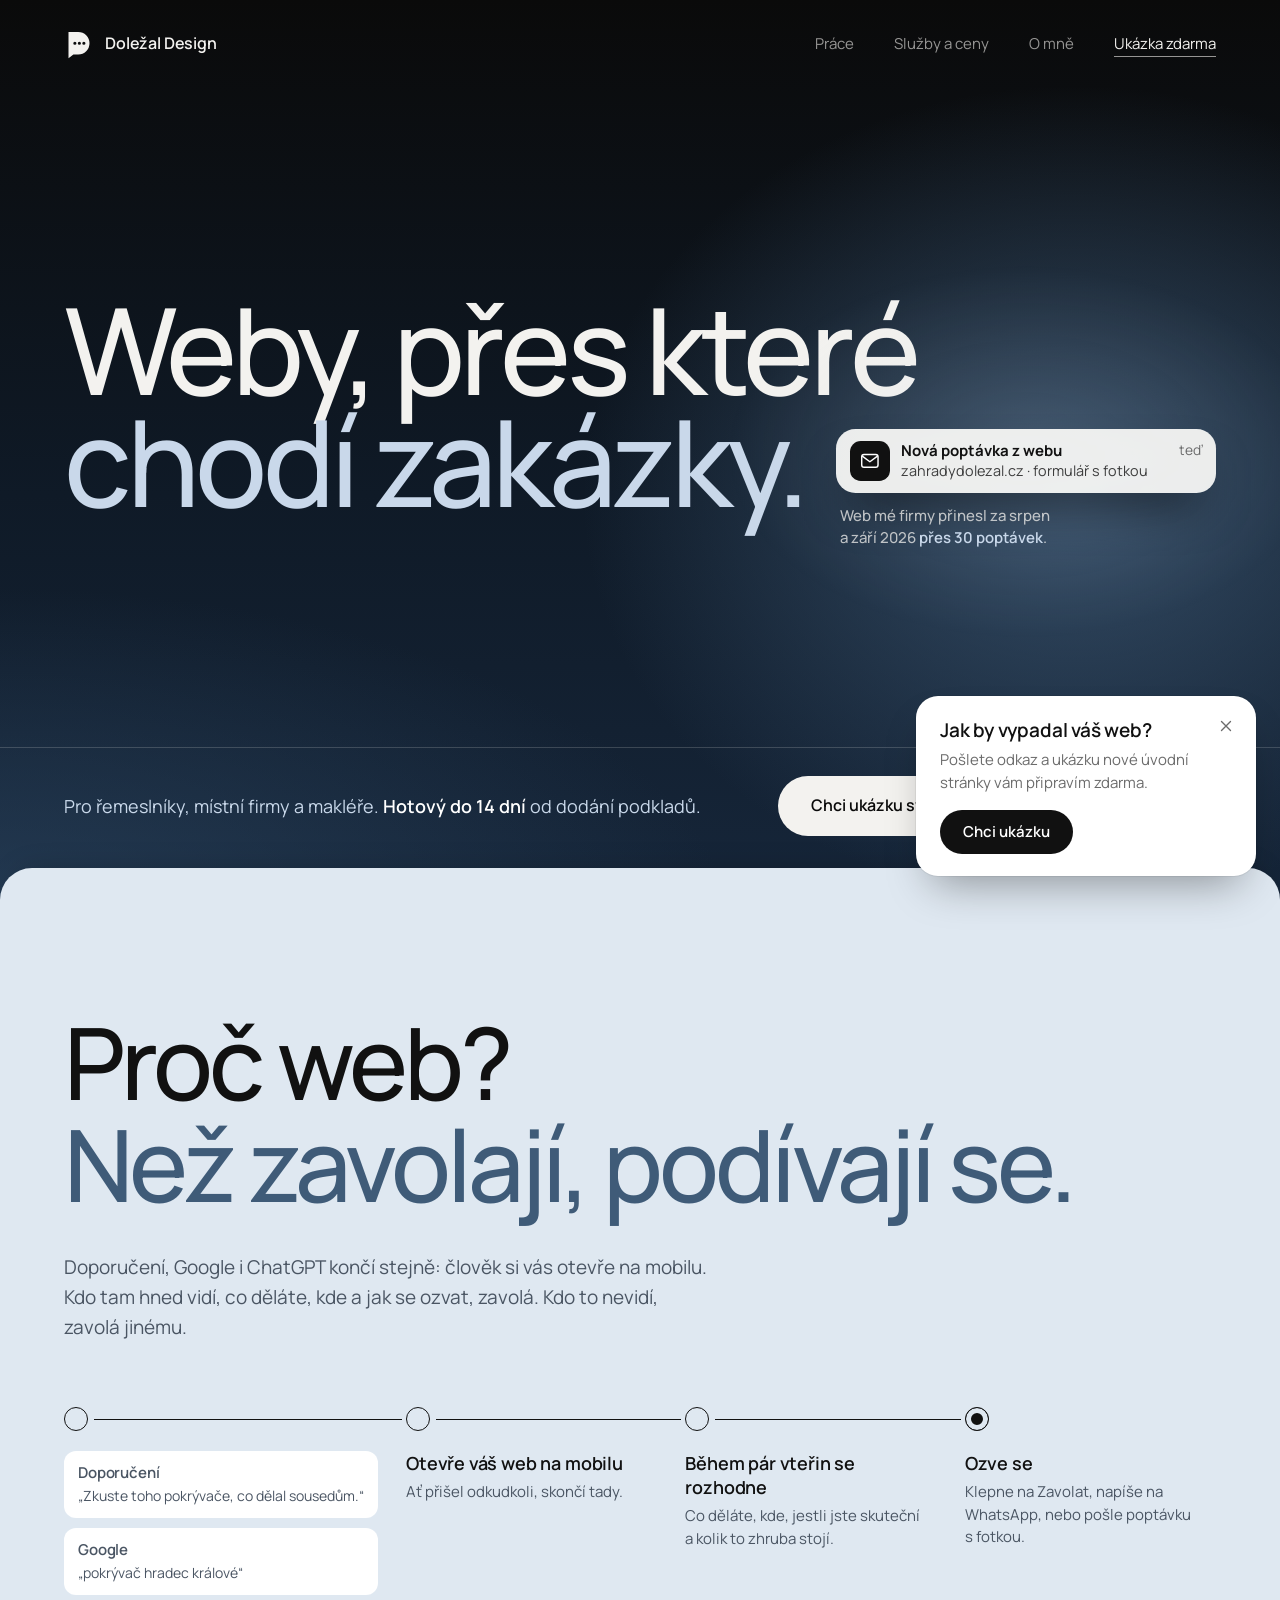
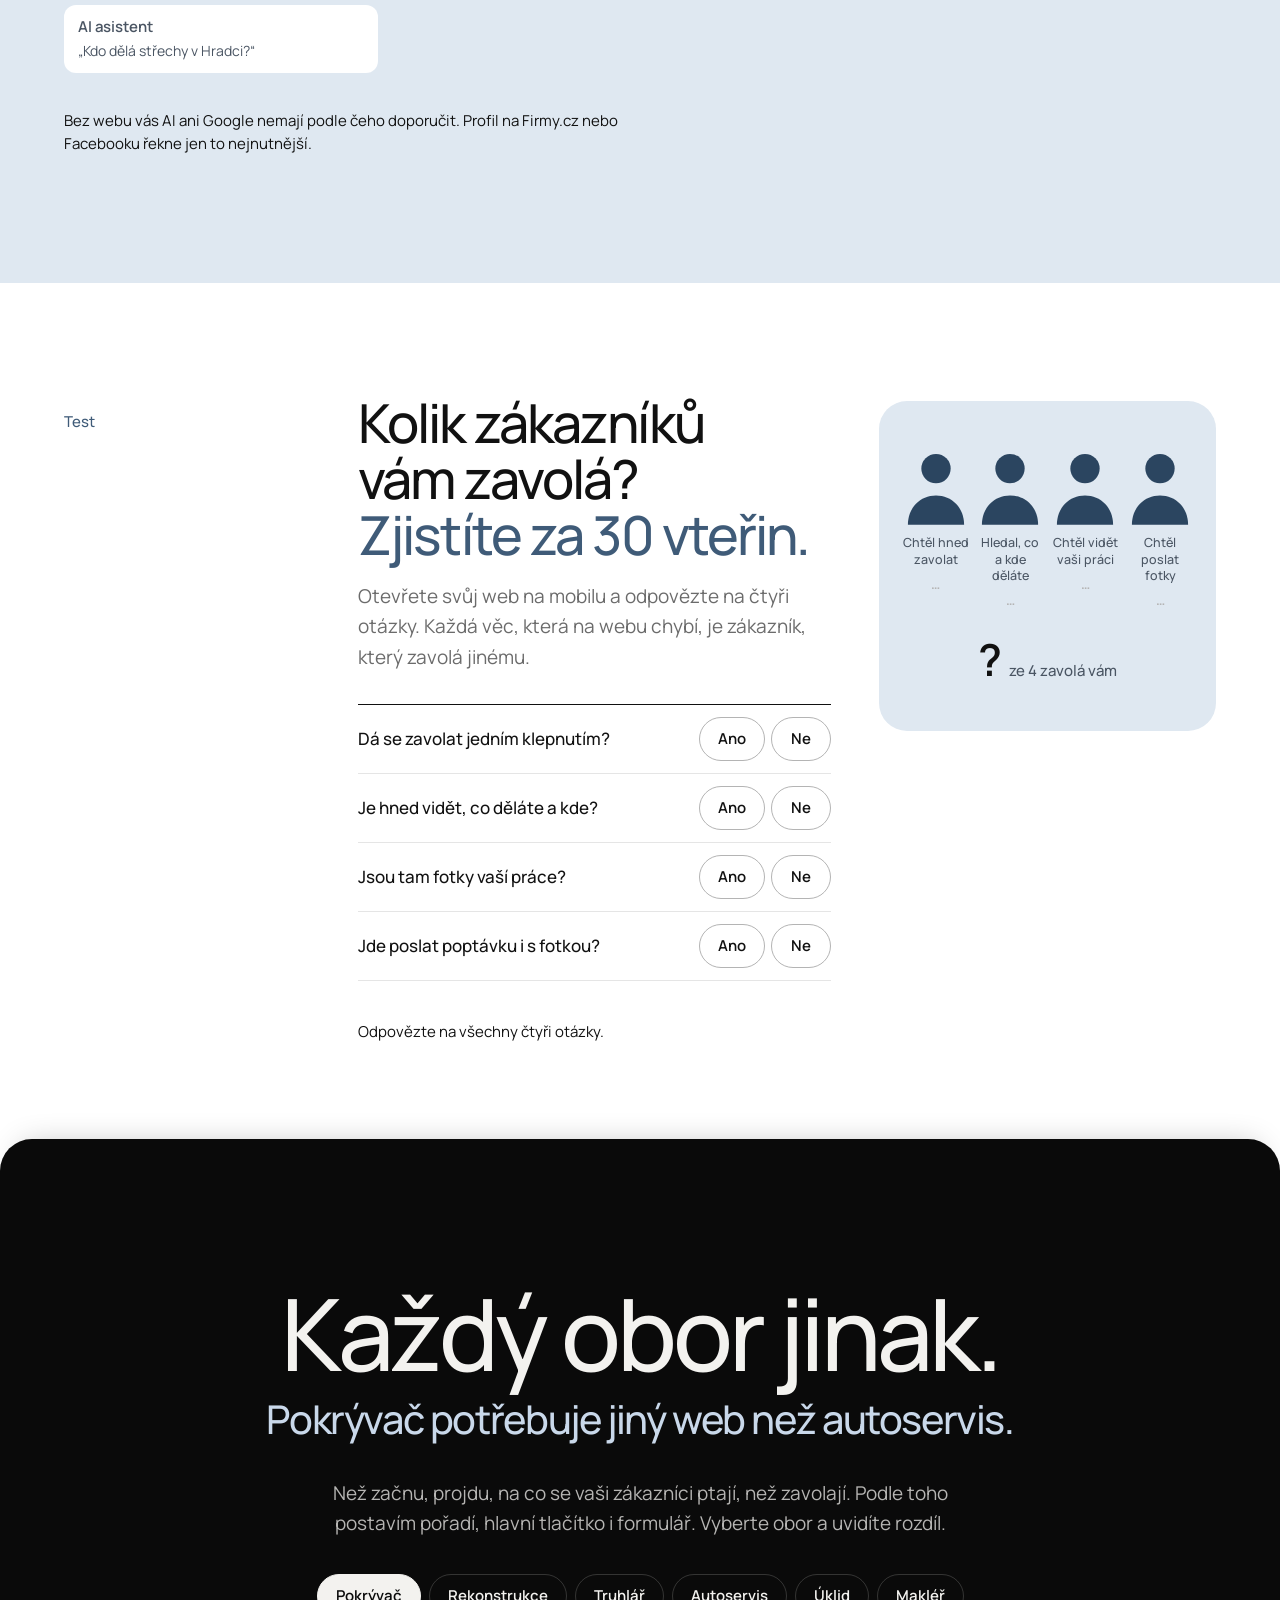
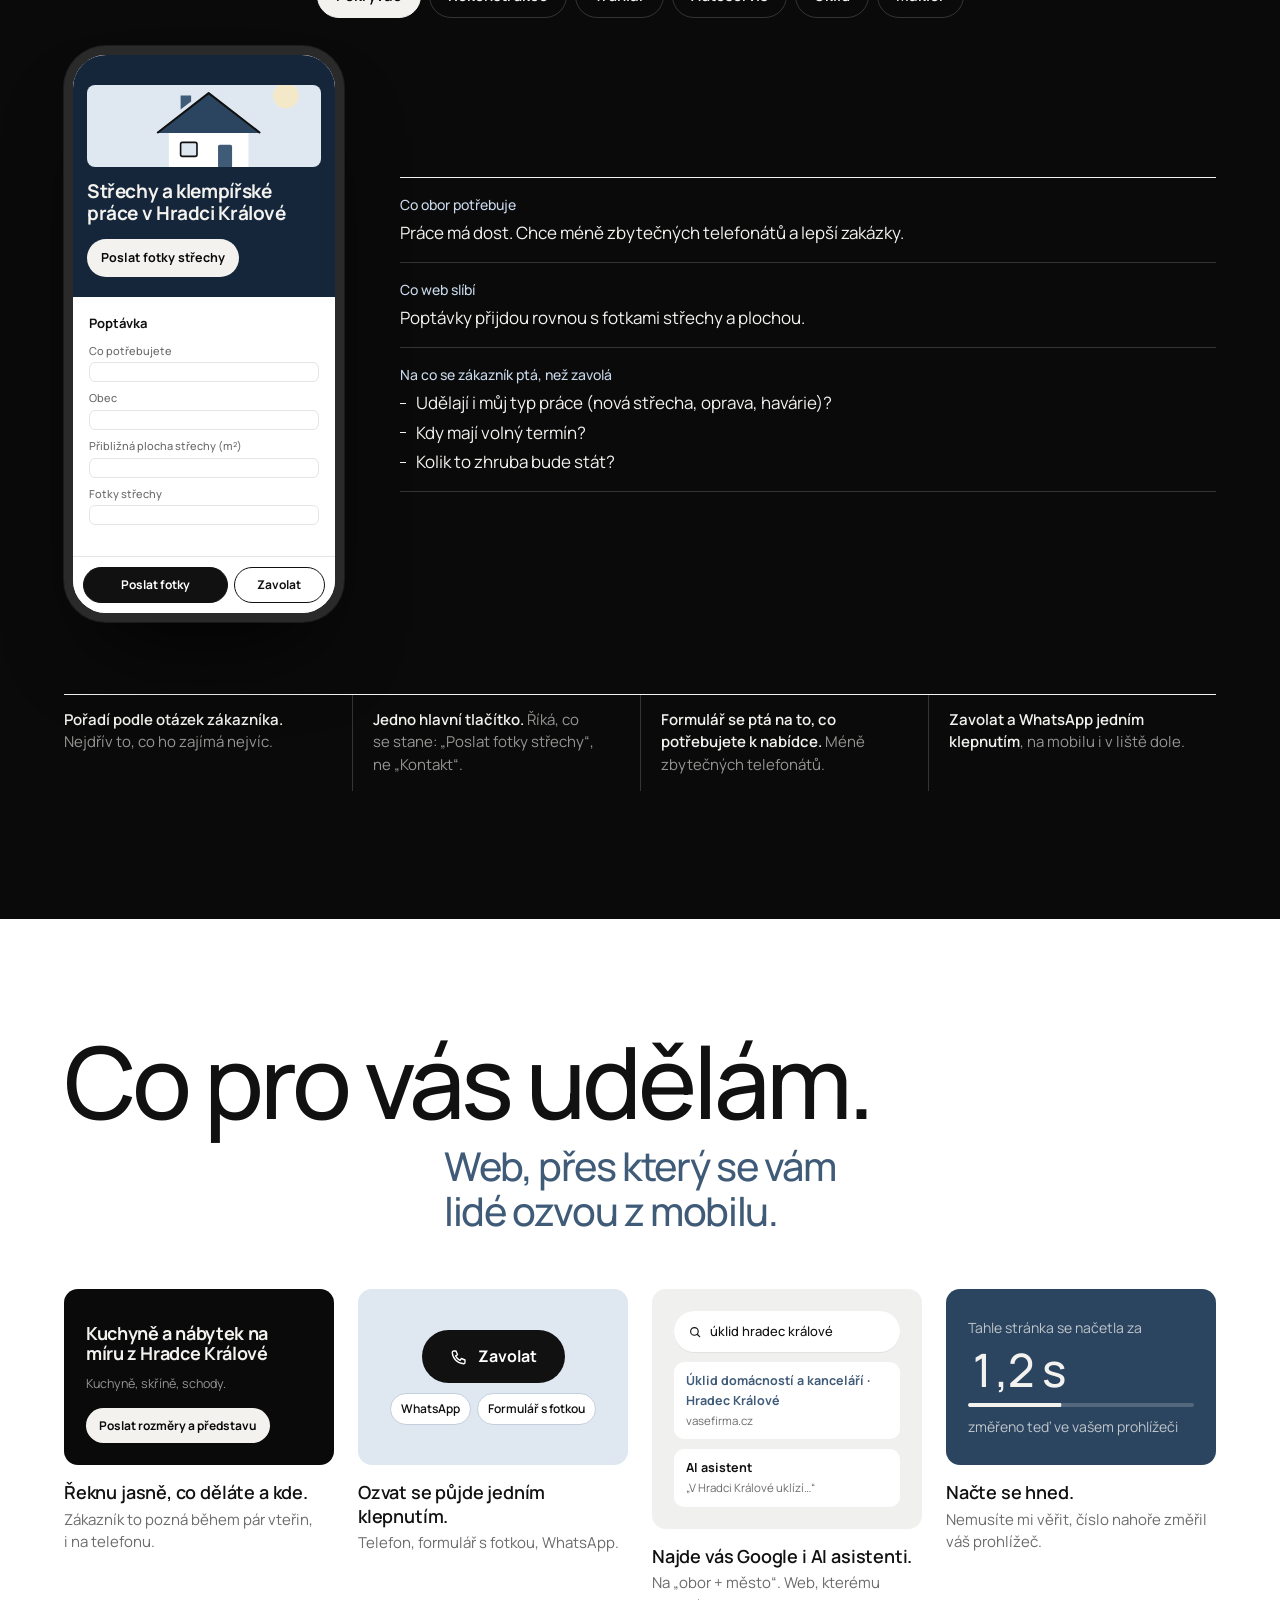
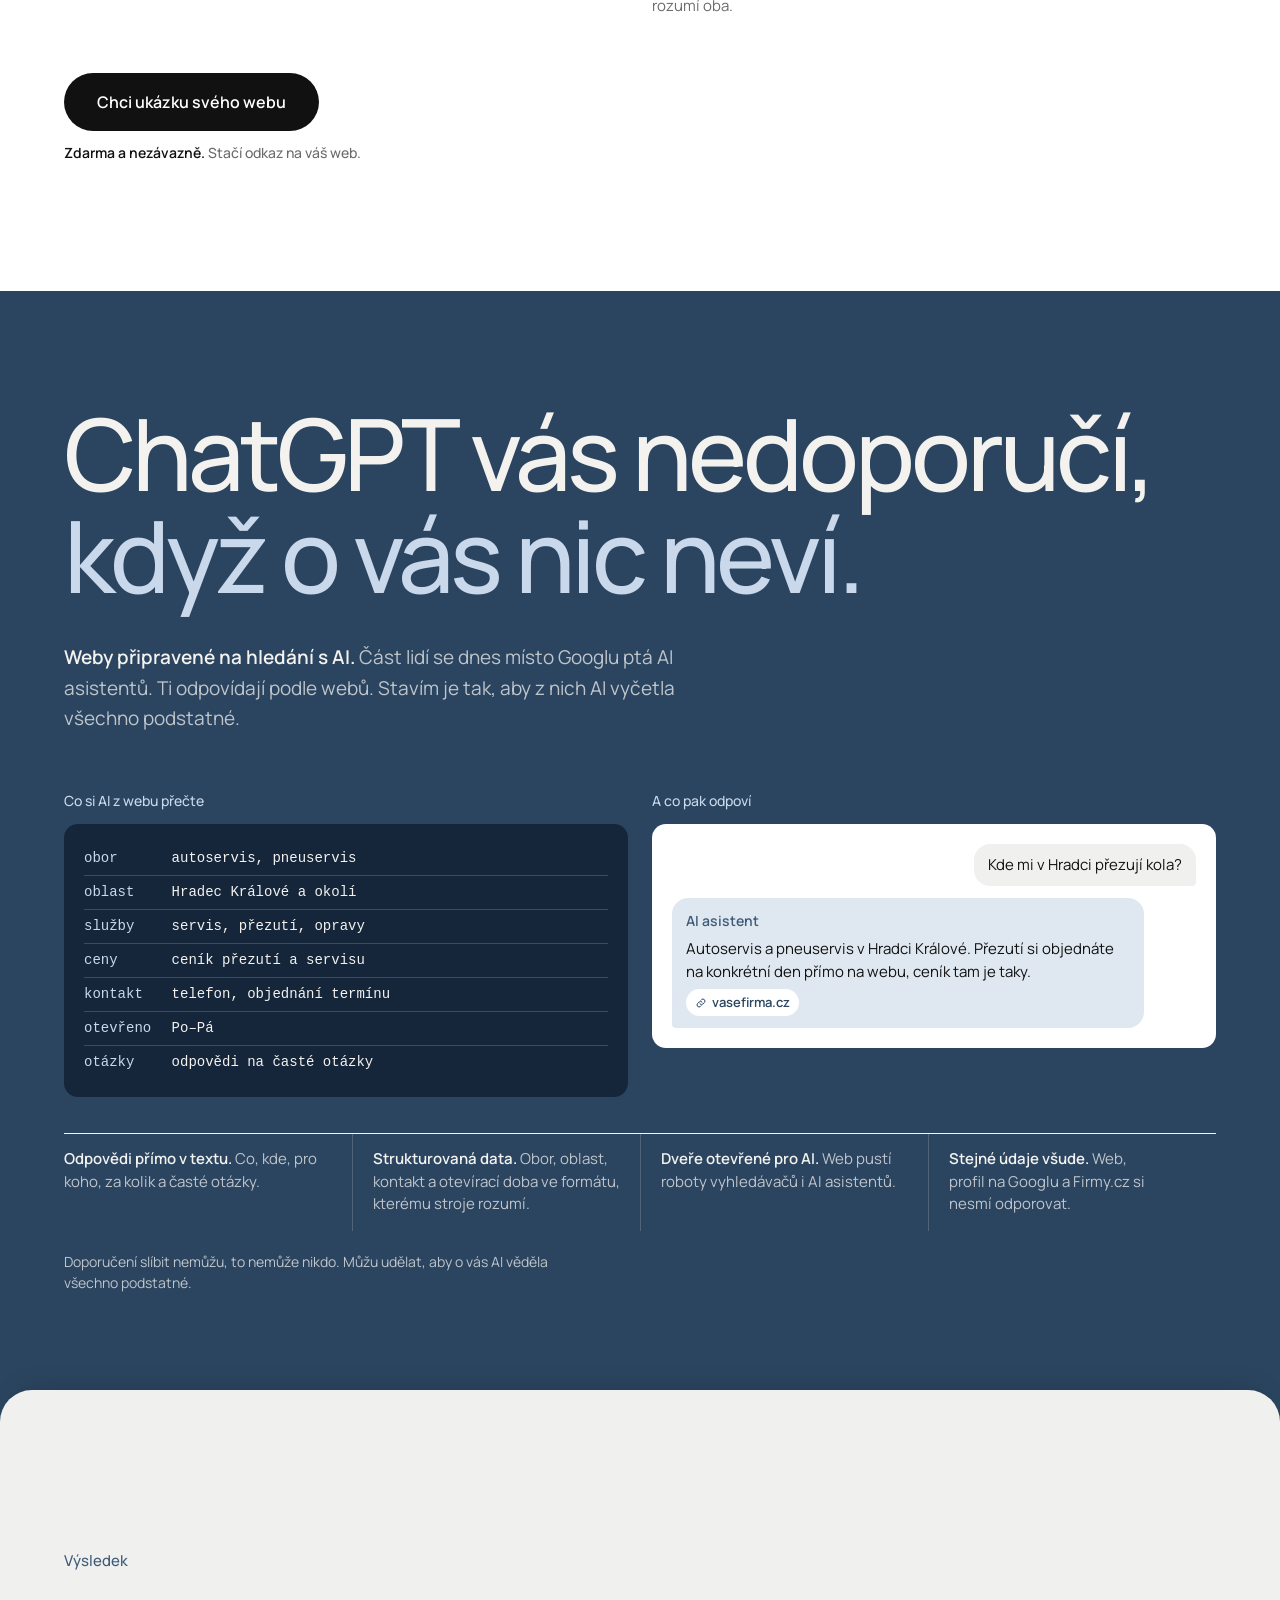
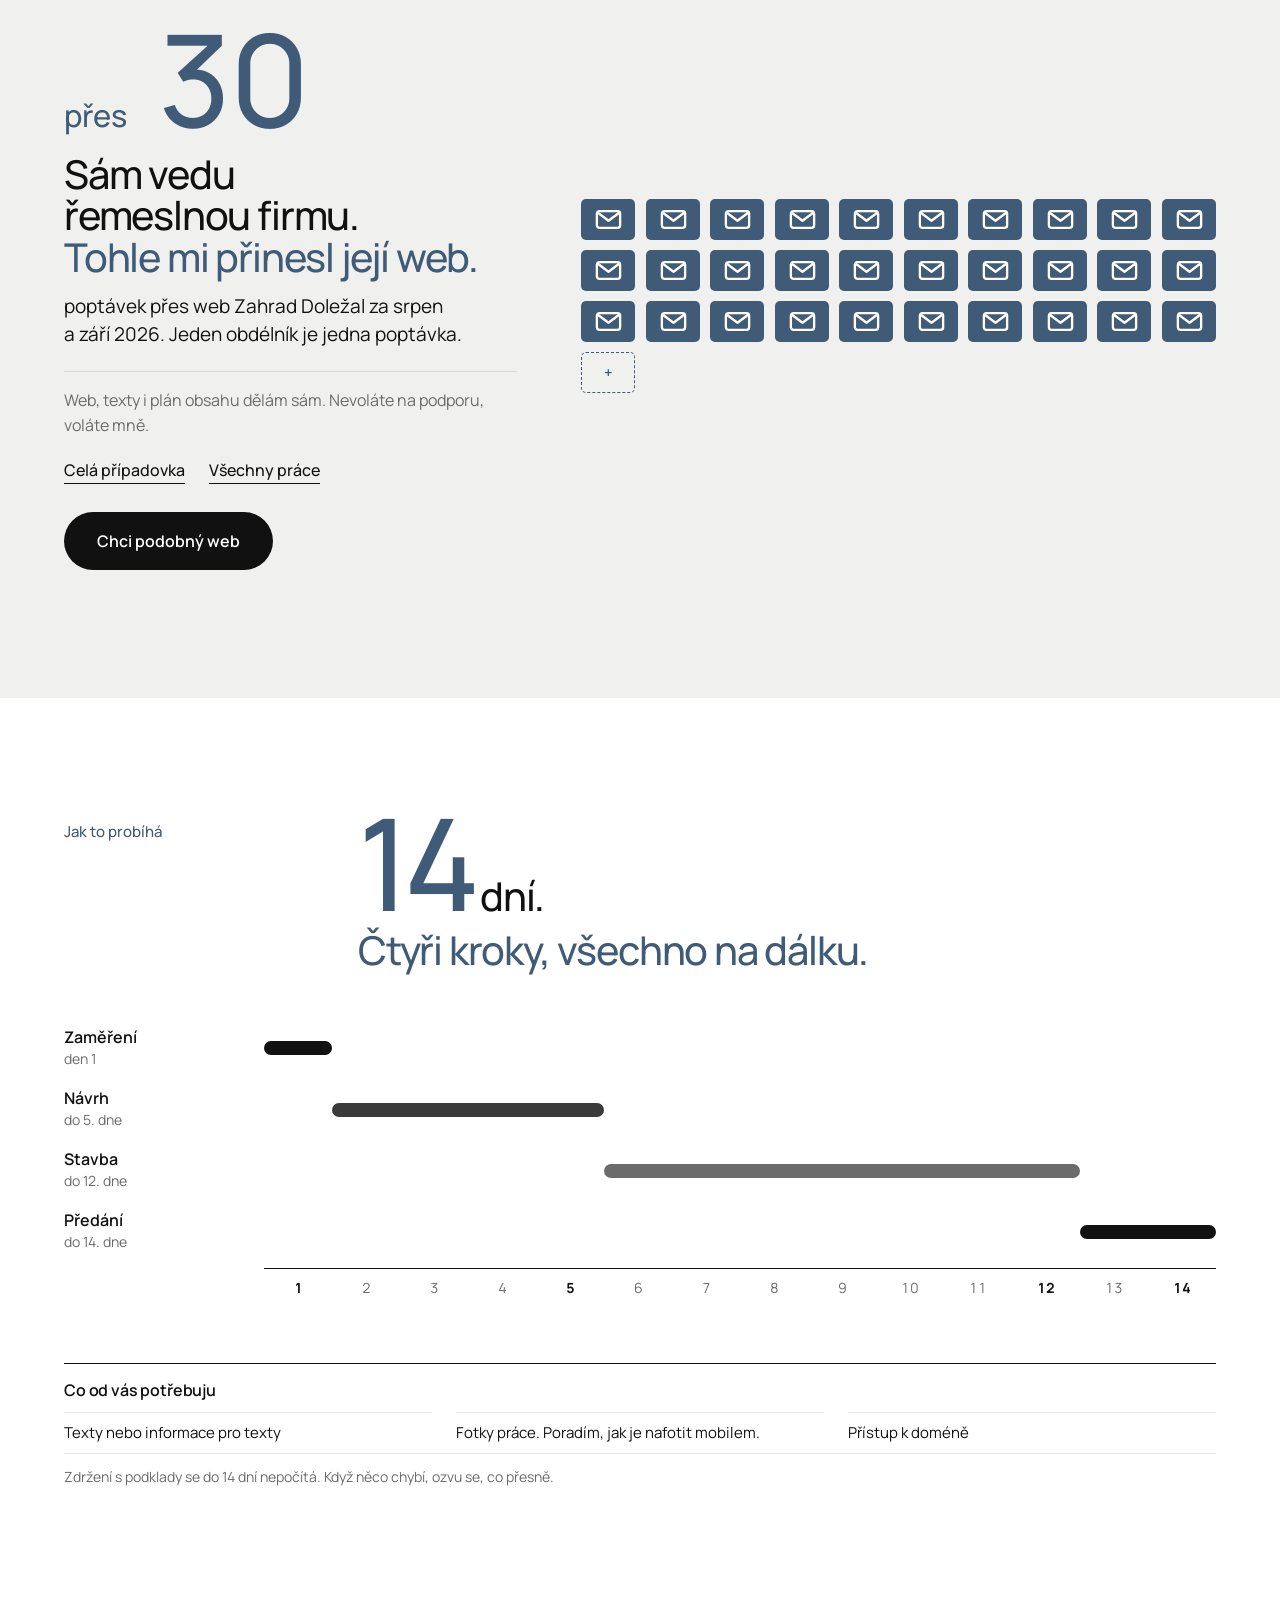
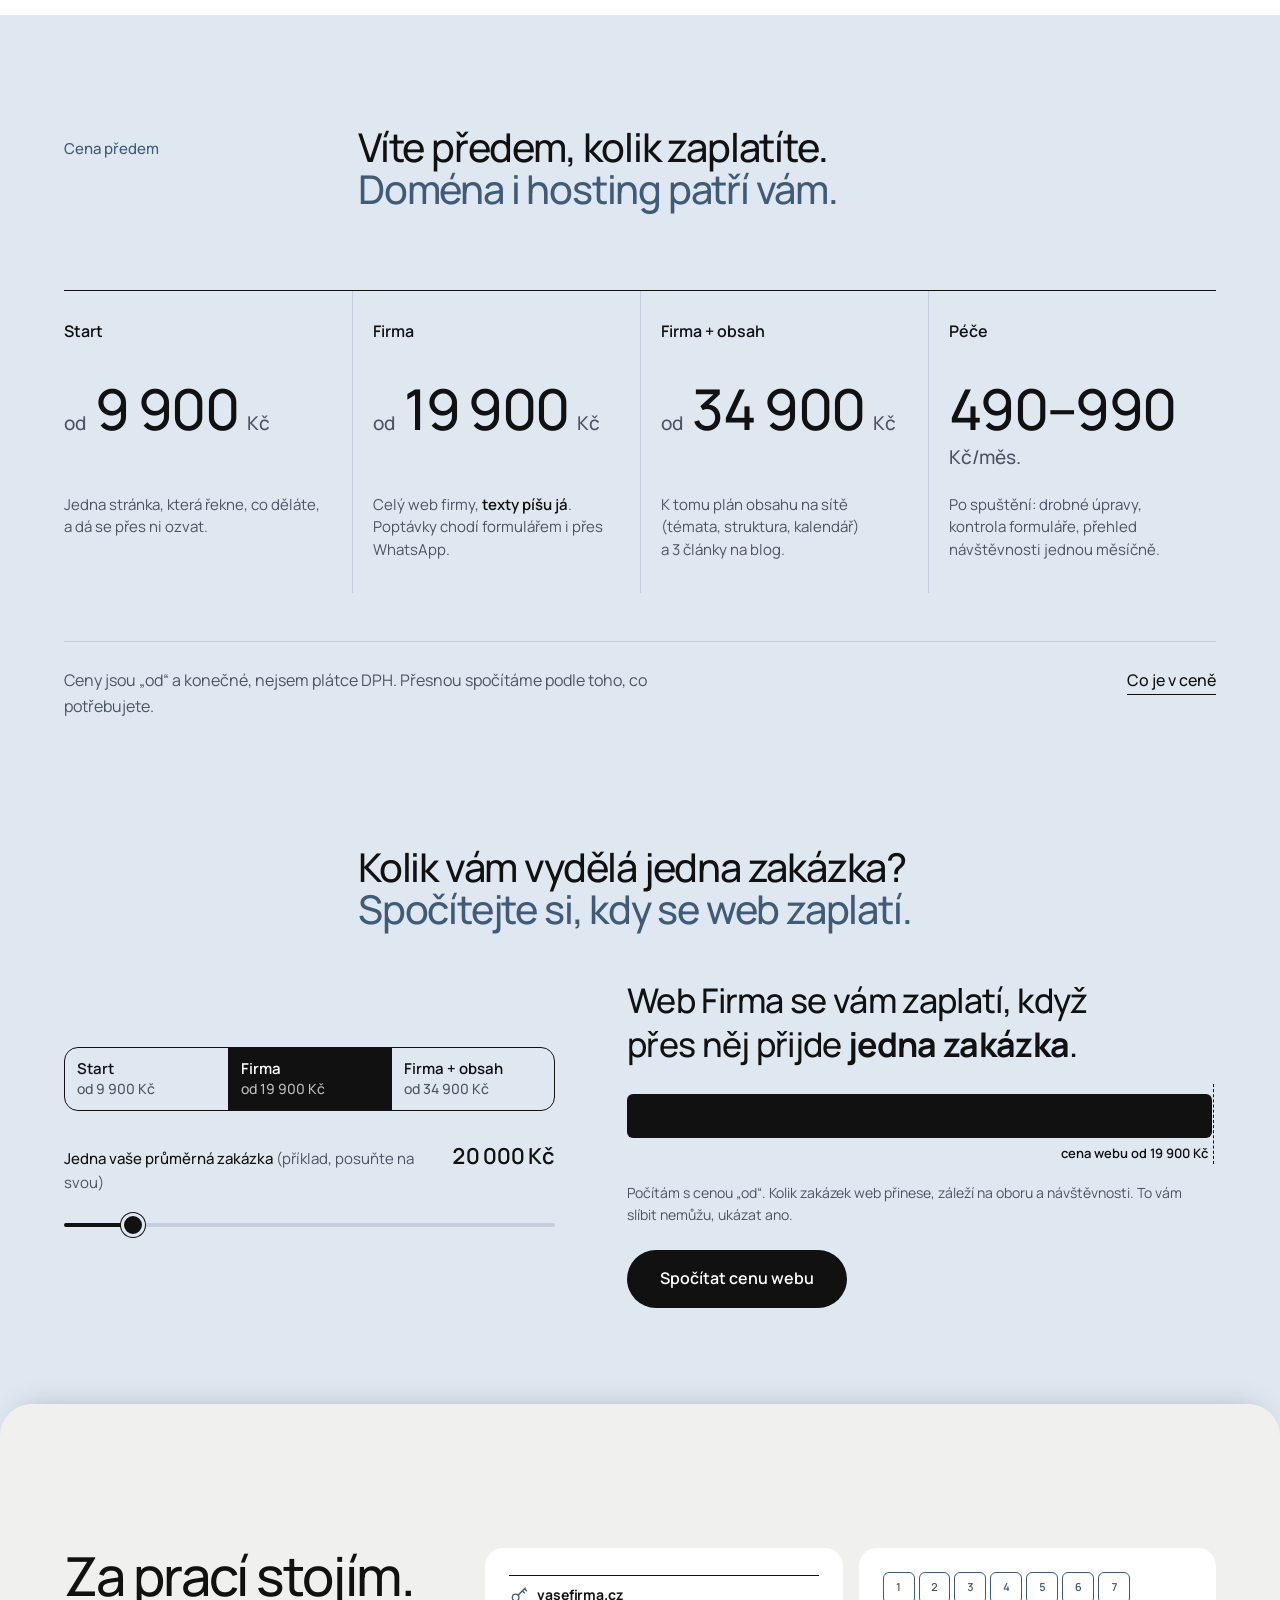
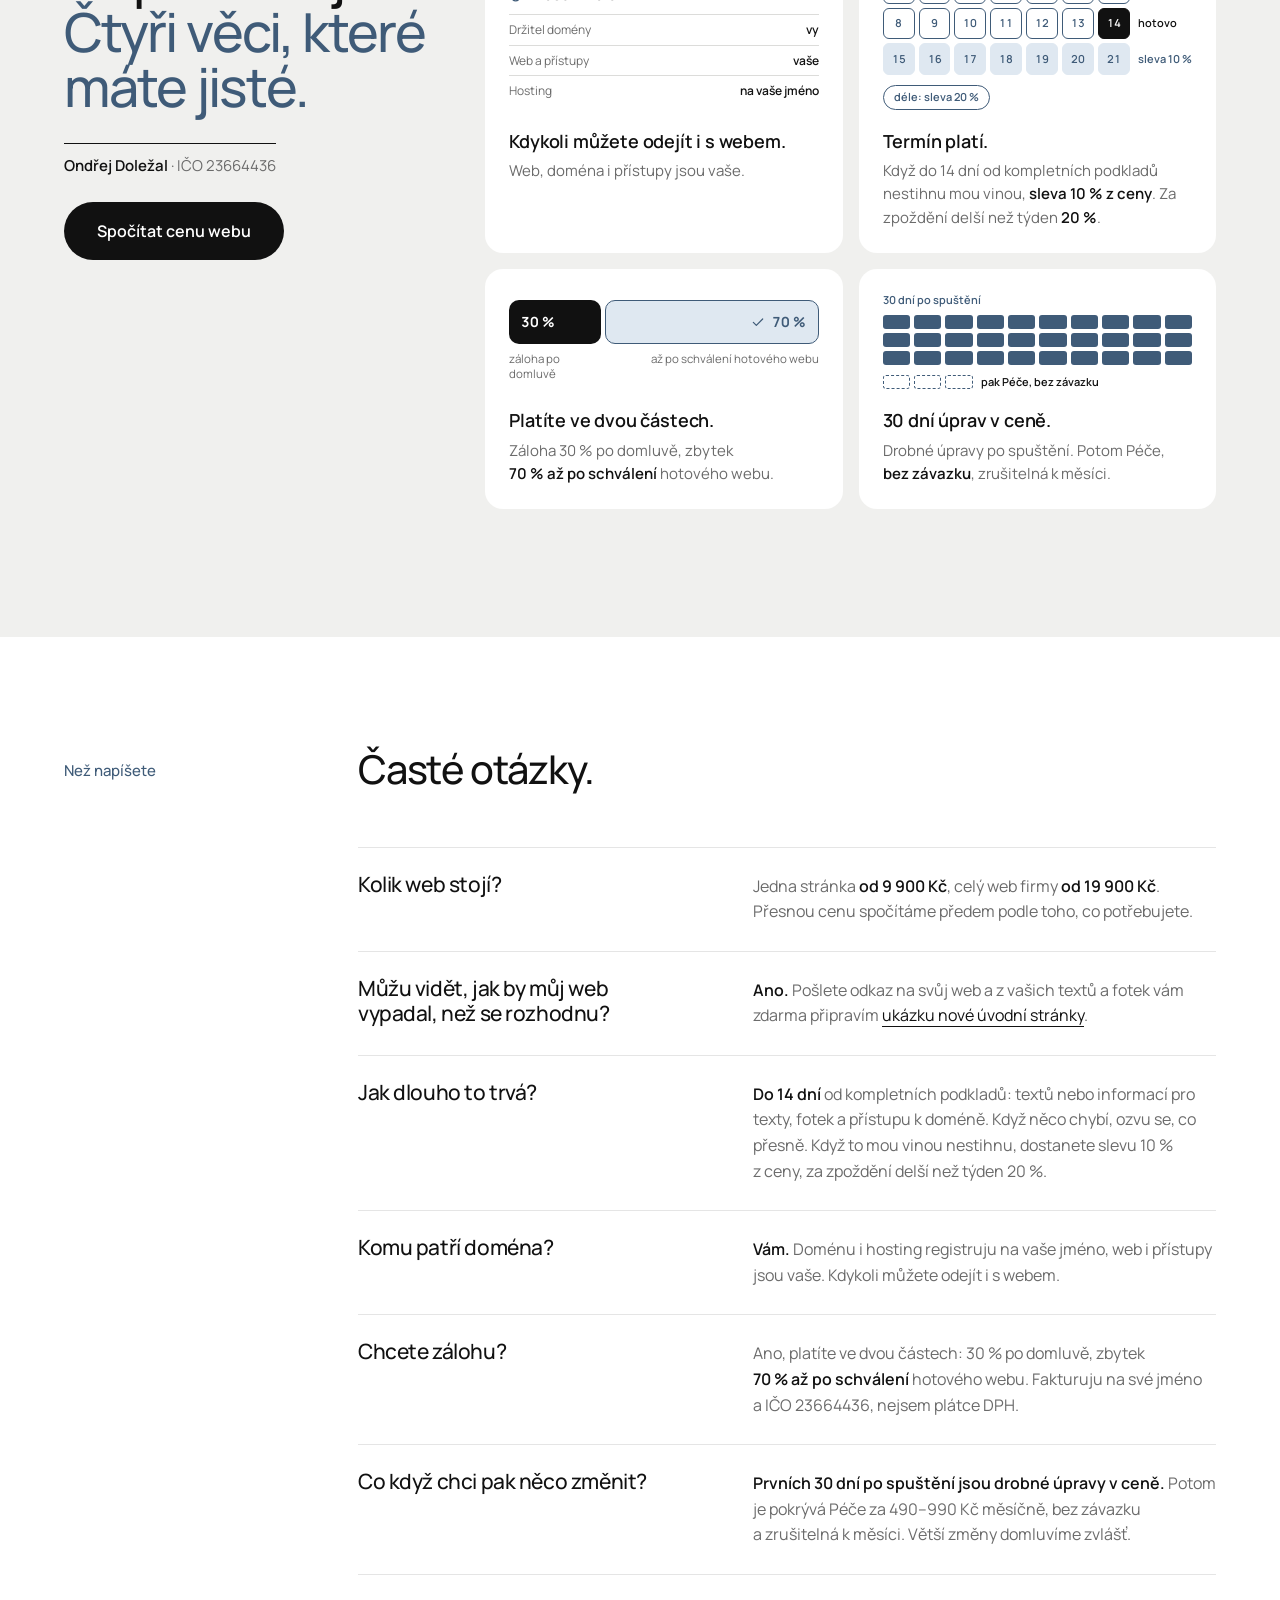
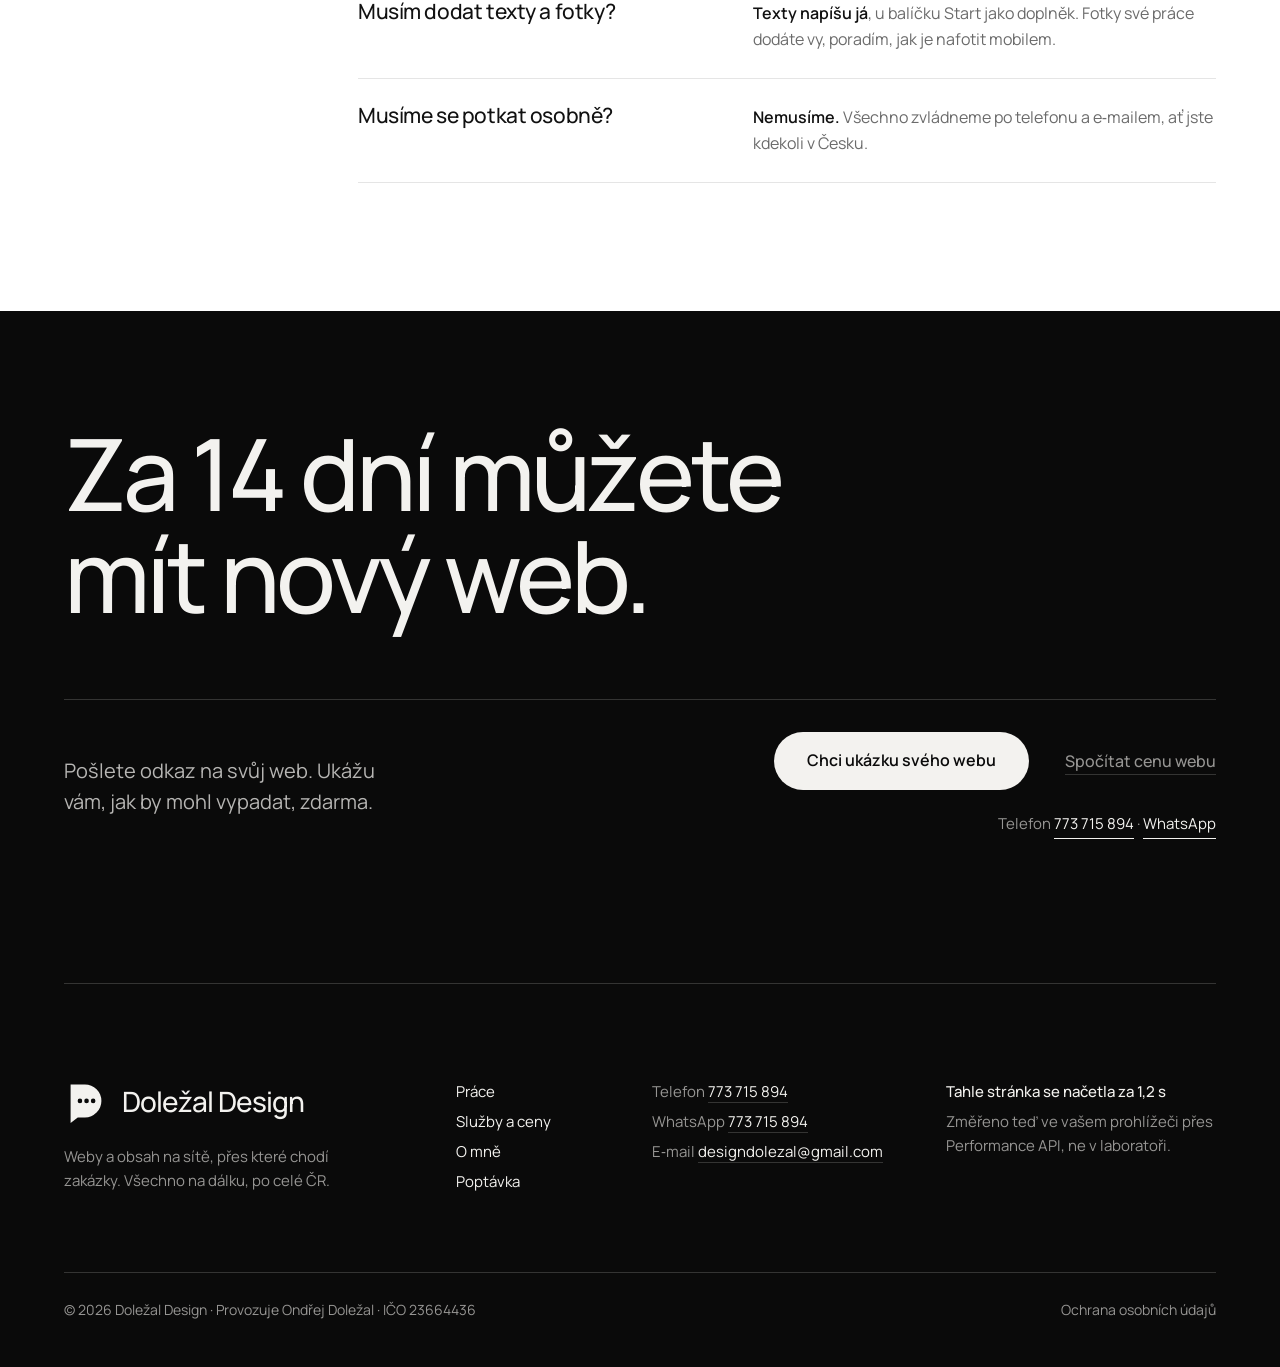
<file: index.html>
<!doctype html>
<html lang="cs">
<head>
  <meta charset="utf-8">
  <meta name="robots" content="noindex, nofollow">
  <meta name="viewport" content="width=device-width, initial-scale=1, viewport-fit=cover">
  <title>Doležal Design — weby, přes které chodí zakázky | Hradec Králové a celá ČR</title>
  <meta name="description" content="Weby pro řemeslníky, lokální firmy a realitní makléře. Web i plán obsahu na sítě, všechno na dálku, kdekoli v ČR. Hotové do 14 dní od dodání podkladů.">
  <link rel="canonical" href="https://dolezaldesign.cz/">
  <meta property="og:type" content="website">
  <meta property="og:locale" content="cs_CZ">
  <meta property="og:site_name" content="Doležal Design">
  <meta property="og:title" content="Doležal Design — weby, přes které chodí zakázky | Hradec Králové a celá ČR">
  <meta property="og:description" content="Weby pro řemeslníky, lokální firmy a realitní makléře. Web i plán obsahu na sítě, všechno na dálku, kdekoli v ČR. Hotové do 14 dní od dodání podkladů.">
  <meta property="og:url" content="https://dolezaldesign.cz/">
  <meta property="og:image" content="https://dolezaldesign.cz/assets/img/prace/ciste/zd-desktop.webp">
  <meta name="theme-color" content="#0a0a0a">
  <link rel="icon" href="data:image/svg+xml,%3Csvg xmlns='http://www.w3.org/2000/svg' viewBox='0 0 40 40'%3E%3Crect width='40' height='40' rx='9' fill='%23111'/%3E%3Cpath transform='translate(4.4 3.2) scale(.78)' fill='%23fff' fill-rule='evenodd' d='M6 4h13a15 15 0 0 1 0 30h-6.5L6 39ZM12.4 19a2.1 2.1 0 1 0 4.2 0a2.1 2.1 0 1 0-4.2 0ZM18.4 19a2.1 2.1 0 1 0 4.2 0a2.1 2.1 0 1 0-4.2 0ZM24.4 19a2.1 2.1 0 1 0 4.2 0a2.1 2.1 0 1 0-4.2 0Z'/%3E%3C/svg%3E">

  <link rel="preload" href="assets/fonts/Manrope-Variable-latin.woff2" as="font" type="font/woff2" crossorigin>
  <link rel="stylesheet" href="assets/css/tokens.css?v=202610151749">
  <link rel="stylesheet" href="assets/css/main.css?v=202610151749">
  <script type="application/ld+json">
  {
    "@context": "https://schema.org",
    "@type": "ProfessionalService",
    "name": "Doležal Design",
    "url": "https://dolezaldesign.cz/",
    "description": "Weby pro řemeslníky, lokální služby a realitní makléře.",
    "founder": { "@type": "Person", "name": "Ondřej Doležal" },
    "telephone": "+420773715894",
    "email": "designdolezal@gmail.com",
    "areaServed": { "@type": "Country", "name": "Česko" },
    "address": { "@type": "PostalAddress", "addressLocality": "Hradec Králové", "addressCountry": "CZ" }
  }
  </script>
  <script>document.documentElement.classList.add('js')</script>
  <script src="assets/js/main.js?v=202610151749" defer></script>

  <script src="assets/js/uvod.js?v=202610151749" defer></script>
</head>
<body>

  <svg width="0" height="0" style="position:absolute" aria-hidden="true" focusable="false">
    <symbol id="art-strechy" viewBox="0 0 200 96">
      <circle cx="170" cy="22" r="11" fill="#f3e9c9"/>
      <path d="M0 84h200v12H0z" fill="#c9d8ea"/>
      <path d="M70 84V52h68v32z" fill="#fff"/>
      <path d="M80 34V22h9v5" fill="#3f5b78"/>
      <path d="M60 54l44-34 44 34z" fill="#2b4560"/>
      <path d="M60 54l44-34 44 34" fill="none" stroke="#111" stroke-width="1.8" stroke-linejoin="round"/>
      <rect x="80" y="62" width="14" height="12" rx="1.5" fill="#dfe8f1" stroke="#111" stroke-width="1.4"/>
      <rect x="112" y="64" width="12" height="20" rx="1.5" fill="#3f5b78"/>
      <path d="M70 84h68" stroke="#111" stroke-width="1.4"/>
    </symbol>
    <symbol id="art-stavby" viewBox="0 0 200 96">
      <path d="M0 76h200v20H0z" fill="#ebe6dc"/>
      <path d="M28 18h100v58H28z" fill="#fff" stroke="#111" stroke-width="1.4"/>
      <path d="M28 37h100M28 56h100M53 18v58M78 18v58M103 18v58" stroke="#c9d8ea" stroke-width="1.4"/>
      <path d="M0 76h200" stroke="#111" stroke-width="1.4"/>
      <path d="M150 76V46h14" fill="none" stroke="#111" stroke-width="2" stroke-linejoin="round"/>
      <rect x="148" y="32" width="36" height="12" rx="6" fill="#3f5b78" stroke="#111" stroke-width="1.4"/>
      <path d="M158 76l3-14h20l3 14z" fill="#2b4560"/>
    </symbol>
    <symbol id="art-truhlari" viewBox="0 0 200 96">
      <path d="M0 84h200v12H0z" fill="#ebe6dc"/>
      <rect x="40" y="10" width="120" height="24" rx="2" fill="#fff" stroke="#111" stroke-width="1.4"/>
      <path d="M80 10v24M120 10v24" stroke="#111" stroke-width="1.4"/>
      <rect x="34" y="48" width="132" height="6" rx="1" fill="#3f5b78"/>
      <rect x="40" y="54" width="120" height="30" fill="#2b4560"/>
      <path d="M80 54v30M120 54v30" stroke="#dfe8f1" stroke-width="1.4"/>
      <path d="M74 61v8M86 61v8M114 61v8M126 61v8" stroke="#dfe8f1" stroke-width="2" stroke-linecap="round"/>
    </symbol>
    <symbol id="art-auto" viewBox="0 0 200 96">
      <path d="M0 82h200v14H0z" fill="#c9d8ea"/>
      <path d="M40 72v-14c0-4 3-7 7-8l16-3 16-16h40l20 16 18 4c4 1 6 4 6 8v13z" fill="#2b4560" stroke="#111" stroke-width="1.4" stroke-linejoin="round"/>
      <path d="M84 36h16v12H72zM106 36h12l14 12h-26z" fill="#dfe8f1"/>
      <circle cx="72" cy="74" r="10" fill="#111"/><circle cx="72" cy="74" r="4" fill="#dfe8f1"/>
      <circle cx="140" cy="74" r="10" fill="#111"/><circle cx="140" cy="74" r="4" fill="#dfe8f1"/>
    </symbol>
    <symbol id="art-domacnost" viewBox="0 0 200 96">
      <path d="M0 84h200v12H0z" fill="#ebe6dc"/>
      <rect x="34" y="14" width="56" height="50" rx="2" fill="#dfe8f1" stroke="#111" stroke-width="1.4"/>
      <path d="M62 14v50M34 39h56" stroke="#111" stroke-width="1.4"/>
      <path d="M110 20l3 7 7 3-7 3-3 7-3-7-7-3 7-3z" fill="#3f5b78"/>
      <path d="M128 44l2 4 4 2-4 2-2 4-2-4-4-2 4-2z" fill="#3f5b78"/>
      <path d="M160 62L178 10" stroke="#111" stroke-width="2.2" stroke-linecap="round"/>
      <path d="M140 84l4-22h28l4 22z" fill="#2b4560"/>
      <path d="M144 62h28" stroke="#111" stroke-width="1.4"/>
    </symbol>
    <symbol id="art-makler" viewBox="0 0 200 96">
      <path d="M0 84h200v12H0z" fill="#c9d8ea"/>
      <path d="M40 84V50h64v34z" fill="#fff"/>
      <path d="M32 52l40-30 40 30z" fill="#3f5b78"/>
      <path d="M32 52l40-30 40 30" fill="none" stroke="#111" stroke-width="1.8" stroke-linejoin="round"/>
      <rect x="66" y="64" width="12" height="20" fill="#2b4560"/>
      <rect x="46" y="60" width="12" height="10" fill="#dfe8f1" stroke="#111" stroke-width="1.2"/>
      <path d="M156 84V44" stroke="#111" stroke-width="2"/>
      <rect x="122" y="28" width="68" height="24" rx="3" fill="#2b4560"/>
      <text x="156" y="44" text-anchor="middle" font-family="Manrope, Arial, sans-serif" font-size="9.5" font-weight="800" fill="#fff">NA PRODEJ</text>
    </symbol>
    <symbol id="pi-home" viewBox="0 0 24 24"><path d="M3 11l9-7 9 7M5 10v10h14V10M10 20v-6h4v6" fill="none" stroke="currentColor" stroke-width="1.6" stroke-linecap="round" stroke-linejoin="round"/></symbol>
    <symbol id="pi-hammer" viewBox="0 0 24 24"><path d="M14 4l6 6-3 3-6-6zM11 7L3 15l3 3 8-8" fill="none" stroke="currentColor" stroke-width="1.6" stroke-linecap="round" stroke-linejoin="round"/></symbol>
    <symbol id="pi-ladder" viewBox="0 0 24 24"><path d="M8 3L5 21M16 3l3 18M7 8h10M6.3 13h11.4M5.6 18h12.8" fill="none" stroke="currentColor" stroke-width="1.6" stroke-linecap="round" stroke-linejoin="round"/></symbol>
    <symbol id="pi-roof" viewBox="0 0 24 24"><path d="M3 15l9-7 9 7M6 13v6M18 13v6M10 11l2-1.5L14 11" fill="none" stroke="currentColor" stroke-width="1.6" stroke-linecap="round" stroke-linejoin="round"/></symbol>
  </svg>
  <a class="skip" href="#obsah">Přeskočit na obsah</a>

  <header class="top" data-header>
    <div class="wrap top__in">
      <a class="logo" href="./" aria-label="Doležal Design, úvod"><svg class="logo__mk" viewBox="0 0 40 40" aria-hidden="true" focusable="false"><path fill="currentColor" fill-rule="evenodd" d="M6 4h13a15 15 0 0 1 0 30h-6.5L6 39ZM12.4 19a2.1 2.1 0 1 0 4.2 0a2.1 2.1 0 1 0-4.2 0ZM18.4 19a2.1 2.1 0 1 0 4.2 0a2.1 2.1 0 1 0-4.2 0ZM24.4 19a2.1 2.1 0 1 0 4.2 0a2.1 2.1 0 1 0-4.2 0Z"/></svg>Doležal Design</a>
      <nav class="top__nav" id="menu" aria-label="Hlavní">
        <ul>
          <li><a href="prace/">Práce</a></li>
          <li><a href="sluzby-a-ceny/">Služby a&nbsp;ceny</a></li>
          <li><a href="o-mne/">O&nbsp;mně</a></li>
          <li class="top__cta"><a href="ukazka/">Ukázka zdarma</a></li>
        </ul>
      </nav>
      <button class="menu-btn" type="button" aria-expanded="false" aria-controls="menu" data-menu-btn><span data-menu-label>Menu</span></button>
    </div>
  </header>

  <main id="obsah">

    <section class="scene" aria-labelledby="hero-title">
      <div class="scene__frame">
        <div class="scene__titles">
          <h1 class="hero-title" id="hero-title"><span>Weby, přes které</span> <span class="hero-title__2">chodí zakázky.</span></h1>
          <div class="toast">
            <span class="notif" data-notif aria-hidden="true">
              <span class="notif__icon"><svg viewBox="0 0 24 24" fill="none" stroke="currentColor" stroke-width="1.6" stroke-linecap="round" stroke-linejoin="round"><rect x="3" y="5" width="18" height="14" rx="2.5"/><path d="m4 7 8 6 8-6"/></svg></span>
              <span class="notif__body">
                <span class="notif__top"><b>Nová poptávka z&nbsp;webu</b><span>teď</span></span>
                <span class="notif__text">zahradydolezal.cz · formulář s&nbsp;fotkou</span>
              </span>
            </span>
            <p class="proof">Web mé firmy přinesl za srpen a&nbsp;září 2026 <b>přes 30&nbsp;poptávek</b>.</p>
          </div>
        </div>
        <div class="scene__rail">
          <div class="wrap bar">
            <p class="sub">Pro řemeslníky, místní firmy a&nbsp;makléře. <em>Hotový do&nbsp;14&nbsp;dní</em> od&nbsp;dodání podkladů.</p>
            <div class="actions">
              <a class="btn btn--light" href="ukazka/">Chci ukázku svého webu</a>
              <a class="link link--dim" href="poptavka/">Spočítat cenu webu</a>
            </div>
          </div>
        </div>
      </div>
    </section>

    <section class="sheet sheet--sky sheet--break" id="proc-web" aria-labelledby="why-web-title">
      <div class="wrap grid">
        <div class="content content--full">
          <h2 class="h2 h2--big" id="why-web-title">Proč web? <i>Než zavolají, podívají se.</i></h2>
          <p class="text">Doporučení, Google i&nbsp;ChatGPT končí stejně: člověk si vás otevře na mobilu. Kdo tam hned vidí, co děláte, kde a&nbsp;jak se ozvat, zavolá. Kdo to nevidí, zavolá jinému.</p>
        </div>
        <ol class="path">
          <li class="path__start">
            <span class="path__lane"><b>Doporučení</b><span>„Zkuste toho pokrývače, co dělal sousedům.“</span></span>
            <span class="path__lane"><b>Google</b><span>„pokrývač hradec králové“</span></span>
            <span class="path__lane"><b>AI asistent</b><span>„Kdo dělá střechy v&nbsp;Hradci?“</span></span>
          </li>
          <li><b>Otevře váš web na mobilu</b><span>Ať přišel odkudkoli, skončí tady.</span></li>
          <li><b>Během pár vteřin se rozhodne</b><span>Co děláte, kde, jestli jste skuteční a&nbsp;kolik to zhruba stojí.</span></li>
          <li class="path__end"><b>Ozve se</b><span>Klepne na Zavolat, napíše na WhatsApp, nebo pošle poptávku s&nbsp;fotkou.</span></li>
        </ol>
        <p class="path__note">Bez webu vás AI ani Google nemají podle čeho doporučit. Profil na Firmy.cz nebo Facebooku řekne jen to nejnutnější.</p>
      </div>
    </section>

    <section class="sheet sheet--paper sheet--hold" id="test" aria-labelledby="test-title">
      <div class="wrap grid">
        <p class="label label--side">Test</p>
        <div class="test test--head">
          <div class="test__copy">
            <h2 class="h2" id="test-title">Kolik zákazníků vám zavolá? <i>Zjistíte za 30&nbsp;vteřin.</i></h2>
            <p class="text">Otevřete svůj web na mobilu a&nbsp;odpovězte na čtyři otázky. Každá věc, která na webu chybí, je zákazník, který zavolá jinému.</p>
            <form class="quiz" data-quiz>
              <div class="quiz__q" role="radiogroup" aria-labelledby="q-call">
                <span class="quiz__l" id="q-call">Dá se zavolat jedním klepnutím?</span>
                <span class="quiz__o"><label><input type="radio" name="call" value="1"><span>Ano</span></label><label><input type="radio" name="call" value="0"><span>Ne</span></label></span>
              </div>
              <div class="quiz__q" role="radiogroup" aria-labelledby="q-what">
                <span class="quiz__l" id="q-what">Je hned vidět, co děláte a&nbsp;kde?</span>
                <span class="quiz__o"><label><input type="radio" name="what" value="1"><span>Ano</span></label><label><input type="radio" name="what" value="0"><span>Ne</span></label></span>
              </div>
              <div class="quiz__q" role="radiogroup" aria-labelledby="q-photos">
                <span class="quiz__l" id="q-photos">Jsou tam fotky vaší práce?</span>
                <span class="quiz__o"><label><input type="radio" name="photos" value="1"><span>Ano</span></label><label><input type="radio" name="photos" value="0"><span>Ne</span></label></span>
              </div>
              <div class="quiz__q" role="radiogroup" aria-labelledby="q-form">
                <span class="quiz__l" id="q-form">Jde poslat poptávku i&nbsp;s&nbsp;fotkou?</span>
                <span class="quiz__o"><label><input type="radio" name="form" value="1"><span>Ano</span></label><label><input type="radio" name="form" value="0"><span>Ne</span></label></span>
              </div>
            </form>
          </div>

          <div class="test__proof" aria-hidden="true">
            <div class="crowd" data-crowd>
              <ul class="crowd__people">
                <li data-show="call"><span class="crowd__fig"><svg viewBox="0 0 54 64" fill="currentColor"><circle cx="27" cy="16" r="12"/><path d="M4 62c0-14 10-24 23-24s23 10 23 24z"/></svg></span><span class="crowd__why">Chtěl hned zavolat</span><span class="crowd__res"></span></li>
                <li data-show="what"><span class="crowd__fig"><svg viewBox="0 0 54 64" fill="currentColor"><circle cx="27" cy="16" r="12"/><path d="M4 62c0-14 10-24 23-24s23 10 23 24z"/></svg></span><span class="crowd__why">Hledal, co a&nbsp;kde děláte</span><span class="crowd__res"></span></li>
                <li data-show="photos"><span class="crowd__fig"><svg viewBox="0 0 54 64" fill="currentColor"><circle cx="27" cy="16" r="12"/><path d="M4 62c0-14 10-24 23-24s23 10 23 24z"/></svg></span><span class="crowd__why">Chtěl vidět vaši práci</span><span class="crowd__res"></span></li>
                <li data-show="form"><span class="crowd__fig"><svg viewBox="0 0 54 64" fill="currentColor"><circle cx="27" cy="16" r="12"/><path d="M4 62c0-14 10-24 23-24s23 10 23 24z"/></svg></span><span class="crowd__why">Chtěl poslat fotky</span><span class="crowd__res"></span></li>
              </ul>
              <p class="crowd__score"><b data-crowd-score>?</b> <span>ze 4 zavolá vám</span></p>
            </div>
          </div>
          <div class="verdict" aria-live="polite">
            <p class="verdict__score"><b data-score>0</b><span>ze 4</span></p>
            <p class="verdict__text" data-verdict-text>Odpovězte na všechny čtyři otázky.</p>
            <a class="btn verdict__cta" href="ukazka/" data-verdict-cta>Chci ukázku svého webu</a>
          </div>
        </div>
      </div>
    </section>

    <section class="sheet sheet--night sheet--break" id="obory" aria-labelledby="trades-title">
      <div class="wrap grid">
        <div class="content content--full head--center">
          <h2 class="h2 h2--split" id="trades-title">Každý obor jinak. <i>Pokrývač potřebuje jiný web než autoservis.</i></h2>
          <p class="text">Než začnu, projdu, na co se vaši zákazníci ptají, než zavolají. Podle toho postavím pořadí, hlavní tlačítko i&nbsp;formulář.<span class="js-only"> Vyberte obor a&nbsp;uvidíte rozdíl.</span></p>
        </div>
        <div class="trades">
          <div class="trades__pick js-only" role="radiogroup" aria-label="Obor" data-trades></div>
          <div class="trades__view">
            <div class="tphone" data-tphone aria-hidden="true">
              <div class="tphone__hero">
                <svg class="tphone__art" viewBox="0 0 200 96" preserveAspectRatio="xMidYMid slice" data-t="art"><use href="#art-strechy"/></svg>
                <span class="tphone__h" data-t="hero">Střechy a&nbsp;klempířské práce v&nbsp;Hradci Králové</span>
                <span class="tphone__cta" data-t="cta">Poslat fotky střechy</span>
              </div>
              <div class="tphone__form">
                <span class="tphone__ft">Poptávka</span>
                <ul data-t="fields"><li>Co potřebujete</li><li>Obec</li><li>Přibližná plocha střechy (m²)</li><li>Fotky střechy</li></ul>
              </div>
              <div class="tphone__dock" data-t="dock"><span>Poslat fotky</span><span>Zavolat</span></div>
            </div>
            <dl class="trades__why" aria-live="polite">
              <div><dt>Co obor potřebuje</dt><dd data-t="need">Práce má dost. Chce méně zbytečných telefonátů a&nbsp;lepší zakázky.</dd></div>
              <div><dt>Co web slíbí</dt><dd data-t="promise">Poptávky přijdou rovnou s&nbsp;fotkami střechy a&nbsp;plochou.</dd></div>
              <div><dt>Na co se zákazník ptá, než zavolá</dt><dd><ul data-t="asks"><li>Udělají i&nbsp;můj typ práce (nová střecha, oprava, havárie)?</li><li>Kdy mají volný termín?</li><li>Kolik to zhruba bude stát?</li></ul></dd></div>
            </dl>
          </div>
          <ul class="method">
            <li><b>Pořadí podle otázek zákazníka.</b> Nejdřív to, co ho zajímá nejvíc.</li>
            <li><b>Jedno hlavní tlačítko.</b> Říká, co se stane: „Poslat fotky střechy“, ne „Kontakt“.</li>
            <li><b>Formulář se ptá na to, co potřebujete k&nbsp;nabídce.</b> Méně zbytečných telefonátů.</li>
            <li><b>Zavolat a&nbsp;WhatsApp jedním klepnutím</b>, na mobilu i&nbsp;v&nbsp;liště dole.</li>
          </ul>
        </div>
      </div>
    </section>

    <section class="sheet sheet--paper" id="co-udelam" aria-labelledby="offer-title">
      <div class="wrap grid">
        <div class="content content--full">
          <h2 class="h2 h2--stagger" id="offer-title">Co pro vás udělám. <i>Web, přes který se vám lidé ozvou z&nbsp;mobilu.</i></h2>
        </div>
        <ul class="vig">
          <li>
            <div class="vig__art vig__art--hero" aria-hidden="true">
              <span class="vh__h">Kuchyně a&nbsp;nábytek na míru z&nbsp;Hradce Králové</span>
              <span class="vh__s">Kuchyně, skříně, schody.</span>
              <span class="vh__b">Poslat rozměry a&nbsp;představu</span>
            </div>
            <p><strong>Řeknu jasně, co děláte a&nbsp;kde.</strong> Zákazník to pozná během pár vteřin, i&nbsp;na telefonu.</p>
          </li>
          <li data-tap-item>
            <div class="vig__art vig__art--tap" aria-hidden="true">
              <span class="tap" data-tap><svg viewBox="0 0 24 24" width="18" height="18" fill="none" stroke="currentColor" stroke-width="1.8" stroke-linecap="round" stroke-linejoin="round"><path d="M5 4h3l2 5-2.5 1.5a11 11 0 0 0 6 6L15 14l5 2v3a2 2 0 0 1-2 2A16 16 0 0 1 3 6a2 2 0 0 1 2-2"/></svg>Zavolat</span>
              <span class="tap__alt"><span>WhatsApp</span><span>Formulář s&nbsp;fotkou</span></span>
            </div>
            <p><strong>Ozvat se půjde jedním klepnutím.</strong> Telefon, formulář s&nbsp;fotkou, WhatsApp.</p>
          </li>
          <li>
            <div class="vig__art vig__art--search" aria-hidden="true">
              <span class="sq"><svg viewBox="0 0 24 24" width="14" height="14" fill="none" stroke="currentColor" stroke-width="2" stroke-linecap="round"><circle cx="11" cy="11" r="6.5"/><path d="m20 20-4.2-4.2"/></svg><span>úklid hradec králové</span></span>
              <span class="sr"><b>Úklid domácností a&nbsp;kanceláří · Hradec Králové</b><span>vasefirma.cz</span></span>
              <span class="sr sr--ai"><b>AI asistent</b><span>„V&nbsp;Hradci Králové uklízí…“</span></span>
            </div>
            <p><strong>Najde vás Google i&nbsp;AI asistenti.</strong> Na „obor&nbsp;+&nbsp;město“. Web, kterému rozumí oba.</p>
          </li>
          <li>
            <div class="vig__art vig__art--speed">
              <p class="sp__label">Tahle stránka se načetla za</p>
              <p class="sp__num"><span data-loadtime>—</span><span class="sp__unit">&nbsp;s</span></p>
              <span class="sp__bar" aria-hidden="true"><span data-loadbar></span></span>
              <p class="sp__note">změřeno teď ve vašem prohlížeči</p>
            </div>
            <p><strong>Načte se hned.</strong> Nemusíte mi věřit, číslo nahoře změřil váš prohlížeč.</p>
          </li>
        </ul>
        <div class="go">
          <a class="btn" href="ukazka/">Chci ukázku svého webu</a>
          <p class="go__note"><em>Zdarma a&nbsp;nezávazně.</em> Stačí odkaz na váš web.</p>
        </div>
      </div>
    </section>

    <section class="sheet sheet--deep sheet--hold" id="ai" aria-labelledby="ai-title">
      <div class="wrap grid">
        <div class="content content--full">
          <h2 class="h2 h2--big h2--flow" id="ai-title">ChatGPT vás nedoporučí, <i>když o&nbsp;vás nic neví.</i></h2>
          <p class="text"><em>Weby připravené na hledání s&nbsp;AI.</em> Část lidí se dnes místo Googlu ptá AI asistentů. Ti odpovídají podle webů. Stavím je tak, aby z&nbsp;nich AI vyčetla všechno podstatné.</p>
        </div>

        <div class="reads">
          <figure class="reads__pane">
            <figcaption>Co si AI z&nbsp;webu přečte</figcaption>
            <dl class="reads__ai">
              <div><dt>obor</dt><dd>autoservis, pneuservis</dd></div>
              <div><dt>oblast</dt><dd>Hradec Králové a&nbsp;okolí</dd></div>
              <div><dt>služby</dt><dd>servis, přezutí, opravy</dd></div>
              <div><dt>ceny</dt><dd>ceník přezutí a&nbsp;servisu</dd></div>
              <div><dt>kontakt</dt><dd>telefon, objednání termínu</dd></div>
              <div><dt>otevřeno</dt><dd>Po–Pá</dd></div>
              <div><dt>otázky</dt><dd>odpovědi na časté otázky</dd></div>
            </dl>
          </figure>
          <figure class="reads__pane">
            <figcaption>A&nbsp;co pak odpoví</figcaption>
            <div class="chat" aria-hidden="true">
              <p class="chat__q">Kde mi v&nbsp;Hradci přezují kola?</p>
              <div class="chat__a">
                <span class="chat__who">AI asistent</span>
                <p>Autoservis a&nbsp;pneuservis v&nbsp;Hradci Králové. Přezutí si objednáte na konkrétní den přímo na webu, ceník tam je taky.</p>
                <span class="chat__src"><svg viewBox="0 0 24 24" width="12" height="12" fill="none" stroke="currentColor" stroke-width="2" stroke-linecap="round" stroke-linejoin="round"><path d="M10 14a4 4 0 0 0 5.7 0l3-3a4 4 0 0 0-5.7-5.7l-1 1"/><path d="M14 10a4 4 0 0 0-5.7 0l-3 3a4 4 0 0 0 5.7 5.7l1-1"/></svg>vasefirma.cz</span>
              </div>
            </div>
          </figure>
        </div>
        <ul class="method method--ai">
          <li><b>Odpovědi přímo v&nbsp;textu.</b> Co, kde, pro koho, za kolik a&nbsp;časté otázky.</li>
          <li><b>Strukturovaná data.</b> Obor, oblast, kontakt a&nbsp;otevírací doba ve formátu, kterému stroje rozumí.</li>
          <li><b>Dveře otevřené pro AI.</b> Web pustí roboty vyhledávačů i&nbsp;AI asistentů.</li>
          <li><b>Stejné údaje všude.</b> Web, profil na Googlu a&nbsp;Firmy.cz si nesmí odporovat.</li>
        </ul>
        <p class="fine">Doporučení slíbit nemůžu, to nemůže nikdo. Můžu udělat, aby o&nbsp;vás AI věděla všechno podstatné.</p>
      </div>
    </section>

    <section class="sheet sheet--sand sheet--break" id="prace" aria-labelledby="work-title">
      <div class="wrap grid">
        <p class="label label--side">Výsledek</p>
        <div class="inbox" data-inbox>
          <div class="inbox__head">
            <p class="inbox__num"><small>přes</small>30</p>
            <h2 class="h2 h2--minor inbox__title" id="work-title">Sám vedu řemeslnou firmu. <i>Tohle mi přinesl její web.</i></h2>
            <p class="inbox__cap">poptávek přes web Zahrad Doležal za srpen a&nbsp;září 2026. Jeden obdélník je jedna poptávka.</p>
          </div>
          <div class="inbox__more">
            <p class="inbox__me">Web, texty i&nbsp;plán obsahu dělám sám. Nevoláte na podporu, voláte mně.</p>
            <p class="inbox__links"><a class="link" href="prace/zahrady-dolezal/">Celá případovka</a><a class="link" href="prace/">Všechny práce</a></p>
            <p class="inbox__go"><a class="btn" href="ukazka/">Chci podobný web</a></p>
          </div>
          <ul class="inbox__grid" aria-hidden="true">
            <li></li><li></li><li></li><li></li><li></li><li></li><li></li><li></li><li></li><li></li>
            <li></li><li></li><li></li><li></li><li></li><li></li><li></li><li></li><li></li><li></li>
            <li></li><li></li><li></li><li></li><li></li><li></li><li></li><li></li><li></li><li></li>
            <li class="more">+</li>
          </ul>
        </div>
      </div>
    </section>

    <section class="sheet sheet--paper" id="postup" aria-labelledby="steps-title">
      <div class="wrap grid">
        <p class="label label--side">Jak to probíhá</p>
        <div class="content">
          <h2 class="h2 h2--minor h2--numeral" id="steps-title"><span class="h2__num">14</span>&nbsp;dní. <i>Čtyři kroky, všechno na&nbsp;dálku.</i></h2>
        </div>

        <div class="ruler" data-ruler role="img" aria-label="Časová osa 14 dní: zaměření den 1, návrh do 5. dne, stavba do 12. dne, předání do 14. dne">
          <div class="ruler__spans">
            <span class="rs rs--1"><b>Zaměření</b><small>den 1</small></span>
            <span class="rs rs--2"><b>Návrh</b><small>do 5. dne</small></span>
            <span class="rs rs--3"><b>Stavba</b><small>do 12. dne</small></span>
            <span class="rs rs--4"><b>Předání</b><small>do 14. dne</small></span>
          </div>
          <div class="ruler__ticks"><span class="key">1</span><span>2</span><span>3</span><span>4</span><span class="key">5</span><span>6</span><span>7</span><span>8</span><span>9</span><span>10</span><span>11</span><span class="key">12</span><span>13</span><span class="key">14</span></div>
        </div>
        <div class="needs">
          <h3 class="needs__title">Co od vás potřebuju</h3>
          <ul class="needs__list">
            <li>Texty nebo informace pro texty</li>
            <li>Fotky práce. Poradím, jak je nafotit mobilem.</li>
            <li>Přístup k&nbsp;doméně</li>
          </ul>
          <p class="needs__note">Zdržení s&nbsp;podklady se do 14&nbsp;dní nepočítá. Když něco chybí, ozvu se, co přesně.</p>
        </div>
      </div>
    </section>

    <section class="sheet sheet--sky sheet--hold" id="cena" aria-labelledby="price-title">
      <div class="wrap grid">
        <p class="label label--side">Cena předem</p>
        <div class="content">
          <h2 class="h2 h2--minor" id="price-title">Víte předem, kolik zaplatíte. <i>Doména i&nbsp;hosting patří vám.</i></h2>
        </div>
        <div class="plans">
          <div class="plan"><h3>Start</h3><p class="plan__price"><small>od</small> 9&nbsp;900&nbsp;<small>Kč</small></p><p>Jedna stránka, která řekne, co děláte<span class="plan__more">, a&nbsp;dá se přes ni ozvat</span>.</p></div>
          <div class="plan"><h3>Firma</h3><p class="plan__price"><small>od</small> 19&nbsp;900&nbsp;<small>Kč</small></p><p>Celý web firmy, <em>texty&nbsp;píšu&nbsp;já</em>.<span class="plan__more"> Poptávky chodí formulářem i&nbsp;přes WhatsApp.</span></p></div>
          <div class="plan"><h3>Firma + obsah</h3><p class="plan__price"><small>od</small> 34&nbsp;900&nbsp;<small>Kč</small></p><p>K&nbsp;tomu plán obsahu na sítě<span class="plan__more"> (témata, struktura, kalendář) a&nbsp;3&nbsp;články na blog</span>.</p></div>
          <div class="plan"><h3>Péče</h3><p class="plan__price"><span class="nw">490–990</span> <small class="plan__unit">Kč/měs.</small></p><p>Po spuštění: drobné úpravy<span class="plan__more">, kontrola formuláře, přehled návštěvnosti jednou měsíčně</span>.</p></div>
        </div>
        <div class="after">
          <p>Ceny jsou „od“ a&nbsp;konečné, nejsem plátce DPH. Přesnou spočítáme podle toho, co potřebujete.</p>
          <p class="after__links"><a class="link" href="sluzby-a-ceny/">Co je v&nbsp;ceně</a></p>
        </div>
        <div class="content roi-head">
          <h2 class="h2 h2--minor" id="roi-title">Kolik vám vydělá jedna zakázka? <i>Spočítejte si, kdy se web zaplatí.</i></h2>
        </div>
        <div class="roi">
          <div class="roi__in">
            <div class="roi__pkg" role="radiogroup" aria-labelledby="roi-pkg-label">
              <span class="visually-hidden" id="roi-pkg-label">Balíček</span>
              <label><input type="radio" name="pkg" value="9900" data-name="Start"><span>Start<small>od 9&nbsp;900&nbsp;Kč</small></span></label>
              <label><input type="radio" name="pkg" value="19900" data-name="Firma" checked><span>Firma<small>od 19&nbsp;900&nbsp;Kč</small></span></label>
              <label><input type="radio" name="pkg" value="34900" data-name="Firma + obsah"><span>Firma + obsah<small>od 34&nbsp;900&nbsp;Kč</small></span></label>
            </div>
            <label class="roi__slider" for="roi-job">
              <span>Jedna vaše průměrná zakázka <small>(příklad, posuňte na svou)</small></span>
              <output for="roi-job" data-job-out>20&nbsp;000&nbsp;Kč</output>
              <input id="roi-job" type="range" min="2000" max="150000" step="1000" value="20000">
            </label>
          </div>
          <div class="roi__out">
            <p class="roi__answer" aria-live="polite" data-roi>Web Firma se vám zaplatí, když přes něj přijde <b>jedna&nbsp;zakázka</b>.</p>
            <div class="roi__bar" aria-hidden="true" data-roi-bar></div>
            <p class="fine">Počítám s&nbsp;cenou „od“. Kolik zakázek web přinese, záleží na oboru a&nbsp;návštěvnosti. To vám slíbit nemůžu, ukázat ano.</p>
            <a class="btn" href="poptavka/">Spočítat cenu webu</a>
          </div>
        </div>
      </div>
    </section>

    <section class="sheet sheet--sand sheet--break sec--minor" id="zaruky" aria-labelledby="risk-title">
      <div class="wrap grid">
        <div class="content content--full pledge-wrap">
          <h2 class="h2" id="risk-title">Za prací stojím. <i>Čtyři věci, které máte jisté.</i></h2>
          <ul class="pledge">
            <li class="pledge__tile">
              <div class="pledge__art" aria-hidden="true">
                <span class="reg">
                  <span class="reg__head"><svg viewBox="0 0 24 24" fill="none" stroke="currentColor" stroke-width="1.6" stroke-linecap="round" stroke-linejoin="round"><circle cx="8" cy="15" r="4"/><path d="m10.8 12.2 8.7-8.7M16 7l2.5 2.5M18.5 4.5 21 7"/></svg><b>vasefirma.cz</b></span>
                  <span class="reg__row"><span>Držitel domény</span><b>vy</b></span>
                  <span class="reg__row"><span>Web a&nbsp;přístupy</span><b>vaše</b></span>
                  <span class="reg__row"><span>Hosting</span><b>na vaše jméno</b></span>
                </span>
              </div>
              <p><strong>Kdykoli můžete odejít i&nbsp;s&nbsp;webem.</strong> Web, doména i&nbsp;přístupy jsou vaše.</p>
            </li>

            <li class="pledge__tile">
              <div class="pledge__art" aria-hidden="true">
                <span class="cal">
                  <span>1</span><span>2</span><span>3</span><span>4</span><span>5</span><span>6</span><span>7</span><span class="cal__note"></span>
                  <span>8</span><span>9</span><span>10</span><span>11</span><span>12</span><span>13</span><span class="cal__done">14</span><span class="cal__note">hotovo</span>
                  <span class="cal__late">15</span><span class="cal__late">16</span><span class="cal__late">17</span><span class="cal__late">18</span><span class="cal__late">19</span><span class="cal__late">20</span><span class="cal__late">21</span><span class="cal__note cal__note--late">sleva 10&nbsp;%</span>
                </span>
                <span class="chip">déle: sleva 20&nbsp;%</span>
              </div>
              <p><strong>Termín platí.</strong> Když do 14&nbsp;dní od kompletních podkladů nestihnu mou vinou, <em>sleva&nbsp;10&nbsp;%&nbsp;z&nbsp;ceny</em>. Za zpoždění delší než týden <em>20&nbsp;%</em>.</p>
            </li>
            <li class="pledge__tile">
              <div class="pledge__art" aria-hidden="true">
                <span class="pay">
                  <span class="pay__part pay__part--now">30&nbsp;%</span>
                  <span class="pay__part pay__part--later"><svg viewBox="0 0 24 24" fill="none" stroke="currentColor" stroke-width="1.8" stroke-linecap="round" stroke-linejoin="round"><path d="m5 12.5 4.5 4.5L19 7.5"/></svg>70&nbsp;%</span>
                  <span class="pay__cap">záloha po domluvě</span>
                  <span class="pay__cap">až po schválení hotového webu</span>
                </span>
              </div>
              <p><strong>Platíte ve dvou částech.</strong> Záloha 30&nbsp;% po domluvě, zbytek <em>70&nbsp;%&nbsp;až&nbsp;po&nbsp;schválení</em> hotového webu.</p>
            </li>
            <li class="pledge__tile">
              <div class="pledge__art" aria-hidden="true">
                <span class="edits">
                  <span class="edits__label">30 dní po spuštění</span>
                  <span class="edits__days"><span></span><span></span><span></span><span></span><span></span><span></span><span></span><span></span><span></span><span></span><span></span><span></span><span></span><span></span><span></span><span></span><span></span><span></span><span></span><span></span><span></span><span></span><span></span><span></span><span></span><span></span><span></span><span></span><span></span><span></span><span class="edits__next"></span><span class="edits__next"></span><span class="edits__next"></span><span class="edits__then">pak Péče, bez závazku</span></span>
                </span>
              </div>
              <p><strong>30&nbsp;dní úprav v&nbsp;ceně.</strong> Drobné úpravy po spuštění. Potom Péče, <em>bez&nbsp;závazku</em>, zrušitelná k&nbsp;měsíci.</p>
            </li>
          </ul>
          <p class="pledge__sign"><b>Ondřej Doležal</b> · IČO&nbsp;23664436</p>
          <div class="go">
            <a class="btn" href="poptavka/">Spočítat cenu webu</a>
          </div>
        </div>
      </div>
    </section>

    <section class="sheet sheet--paper sec--minor" id="otazky" aria-labelledby="faq-title">
      <div class="wrap grid">
        <p class="label label--side">Než napíšete</p>
        <div class="content">
          <h2 class="h2 h2--minor" id="faq-title">Časté otázky.</h2>
          <dl class="qa">
            <div><dt>Kolik web stojí?</dt><dd>Jedna stránka <em>od&nbsp;9&nbsp;900&nbsp;Kč</em>, celý web firmy <em>od&nbsp;19&nbsp;900&nbsp;Kč</em>. Přesnou cenu spočítáme předem podle toho, co potřebujete.</dd></div>

            <div><dt>Můžu vidět, jak by můj web vypadal, než se rozhodnu?</dt><dd><em>Ano.</em> Pošlete odkaz na svůj web a&nbsp;z&nbsp;vašich textů a&nbsp;fotek vám zdarma připravím <a href="ukazka/">ukázku nové úvodní stránky</a>.</dd></div>
            <div><dt>Jak dlouho to trvá?</dt><dd><em>Do&nbsp;14&nbsp;dní</em> od kompletních podkladů: textů nebo informací pro texty, fotek a&nbsp;přístupu k&nbsp;doméně. Když něco chybí, ozvu se, co přesně. Když to mou vinou nestihnu, dostanete slevu 10&nbsp;% z&nbsp;ceny, za zpoždění delší než týden 20&nbsp;%.</dd></div>
            <div><dt>Komu patří doména?</dt><dd><em>Vám.</em> Doménu i&nbsp;hosting registruju na vaše jméno, web i&nbsp;přístupy jsou vaše. Kdykoli můžete odejít i&nbsp;s&nbsp;webem.</dd></div>
            <div><dt>Chcete zálohu?</dt><dd>Ano, platíte ve dvou částech: 30&nbsp;% po domluvě, zbytek <em>70&nbsp;%&nbsp;až&nbsp;po&nbsp;schválení</em> hotového webu. Fakturuju na své jméno a&nbsp;IČO&nbsp;23664436, nejsem plátce DPH.</dd></div>
            <div><dt>Co když chci pak něco změnit?</dt><dd><em>Prvních 30&nbsp;dní po spuštění jsou drobné úpravy v&nbsp;ceně.</em> Potom je pokrývá Péče za 490–990&nbsp;Kč měsíčně, bez závazku a&nbsp;zrušitelná k&nbsp;měsíci. Větší změny domluvíme zvlášť.</dd></div>
            <div><dt>Musím dodat texty a&nbsp;fotky?</dt><dd><em>Texty&nbsp;napíšu&nbsp;já</em>, u&nbsp;balíčku Start jako doplněk. Fotky své práce dodáte vy, poradím, jak je nafotit mobilem.</dd></div>
            <div><dt>Musíme se potkat osobně?</dt><dd><em>Nemusíme.</em> Všechno zvládneme po telefonu a&nbsp;e&#8209;mailem, ať jste kdekoli v&nbsp;Česku.</dd></div>
          </dl>
        </div>
      </div>
    </section>

    <section class="sheet sheet--night sheet--flow end" aria-labelledby="end-title">
      <div class="wrap">

        <h2 class="end__title" id="end-title">Za 14&nbsp;dní můžete mít nový web.</h2>
        <div class="end__row">
          <div class="end__copy">
            <p class="end__text">Pošlete odkaz na svůj web. Ukážu vám, jak by mohl vypadat, zdarma.</p>
          </div>
          <div class="end__actions">
            <p class="end__contact">Telefon <a href="tel:+420773715894">773&nbsp;715&nbsp;894</a> · <a href="https://wa.me/420773715894" rel="noopener">WhatsApp</a></p>
            <a class="btn btn--light" href="ukazka/">Chci ukázku svého webu</a>
            <a class="link link--dim" href="poptavka/">Spočítat cenu webu</a>
          </div>
        </div>
      </div>
    </section>
  </main>

  <footer class="foot foot--joined">
    <div class="wrap foot__grid">
      <div class="foot__brand">
        <a class="foot__logo" href="./"><svg class="foot__mk" viewBox="0 0 40 40" aria-hidden="true" focusable="false"><path fill="currentColor" fill-rule="evenodd" d="M6 4h13a15 15 0 0 1 0 30h-6.5L6 39ZM12.4 19a2.1 2.1 0 1 0 4.2 0a2.1 2.1 0 1 0-4.2 0ZM18.4 19a2.1 2.1 0 1 0 4.2 0a2.1 2.1 0 1 0-4.2 0ZM24.4 19a2.1 2.1 0 1 0 4.2 0a2.1 2.1 0 1 0-4.2 0Z"/></svg>Doležal Design</a>
        <p>Weby a&nbsp;obsah na sítě, přes které chodí zakázky. Všechno na&nbsp;dálku, po&nbsp;celé ČR.</p>
      </div>
      <nav class="foot__nav" aria-label="Patička">
        <ul>
          <li><a href="prace/">Práce</a></li>
          <li><a href="sluzby-a-ceny/">Služby a&nbsp;ceny</a></li>
          <li><a href="o-mne/">O&nbsp;mně</a></li>
          <li><a href="poptavka/">Poptávka</a></li>
        </ul>
      </nav>
      <ul class="foot__contact">
        <li>Telefon <a href="tel:+420773715894">773&nbsp;715&nbsp;894</a></li>
        <li>WhatsApp <a href="https://wa.me/420773715894" rel="noopener">773&nbsp;715&nbsp;894</a></li>
        <li>E&#8209;mail <a href="mailto:designdolezal@gmail.com">designdolezal@gmail.com</a></li>
      </ul>
      <div class="foot__meter" aria-live="polite">
        <p class="foot__time">Tahle stránka se načetla za <span data-loadtime>—</span>&nbsp;s</p>
        <p>Změřeno teď ve vašem prohlížeči přes Performance API, ne v&nbsp;laboratoři.</p>
      </div>
      <div class="foot__base">
        <p>© 2026 Doležal Design · Provozuje Ondřej Doležal · IČO&nbsp;23664436</p>
        <a href="ochrana-osobnich-udaju/">Ochrana osobních údajů</a>
      </div>
    </div>
  </footer>

  <div class="dock" data-dock hidden>
    <a class="btn dock__btn" href="ukazka/">Ukázka zdarma</a>
    <a class="dock__alt" href="tel:+420773715894"><svg viewBox="0 0 24 24" aria-hidden="true"><path d="M6.6 3.5h2.6l1.4 4.1-2 1.5a12 12 0 0 0 5.8 5.8l1.5-2 4.1 1.4v2.6a2 2 0 0 1-2.2 2A16.2 16.2 0 0 1 4.6 5.7a2 2 0 0 1 2-2.2Z"/></svg><span>Zavolat</span></a>
    <a class="dock__alt" href="https://wa.me/420773715894" rel="noopener"><svg viewBox="0 0 24 24" aria-hidden="true"><path d="M12 3.6a8.4 8.4 0 0 0-7.3 12.6L3.6 20.4l4.3-1.1A8.4 8.4 0 1 0 12 3.6Z"/></svg><span>WhatsApp</span></a>
  </div>

  <aside class="cookie-bar" data-cookie-bar aria-label="Souhlas s měřením návštěvnosti">
    <p>Měřím návštěvnost přes Google Analytics, abych věděl, co na webu funguje. Bez souhlasu se nespustí nic. Víc v&nbsp;<a href="ochrana-osobnich-udaju/">ochraně osobních údajů</a>.</p>
    <div class="cookie-bar__actions">
      <button class="btn btn--light btn--sm" type="button" data-cookie-accept>Souhlasím</button>
      <button class="btn btn--ghost btn--sm" type="button" data-cookie-decline>Odmítnout</button>
    </div>
  </aside>
</body>
</html>
</file>
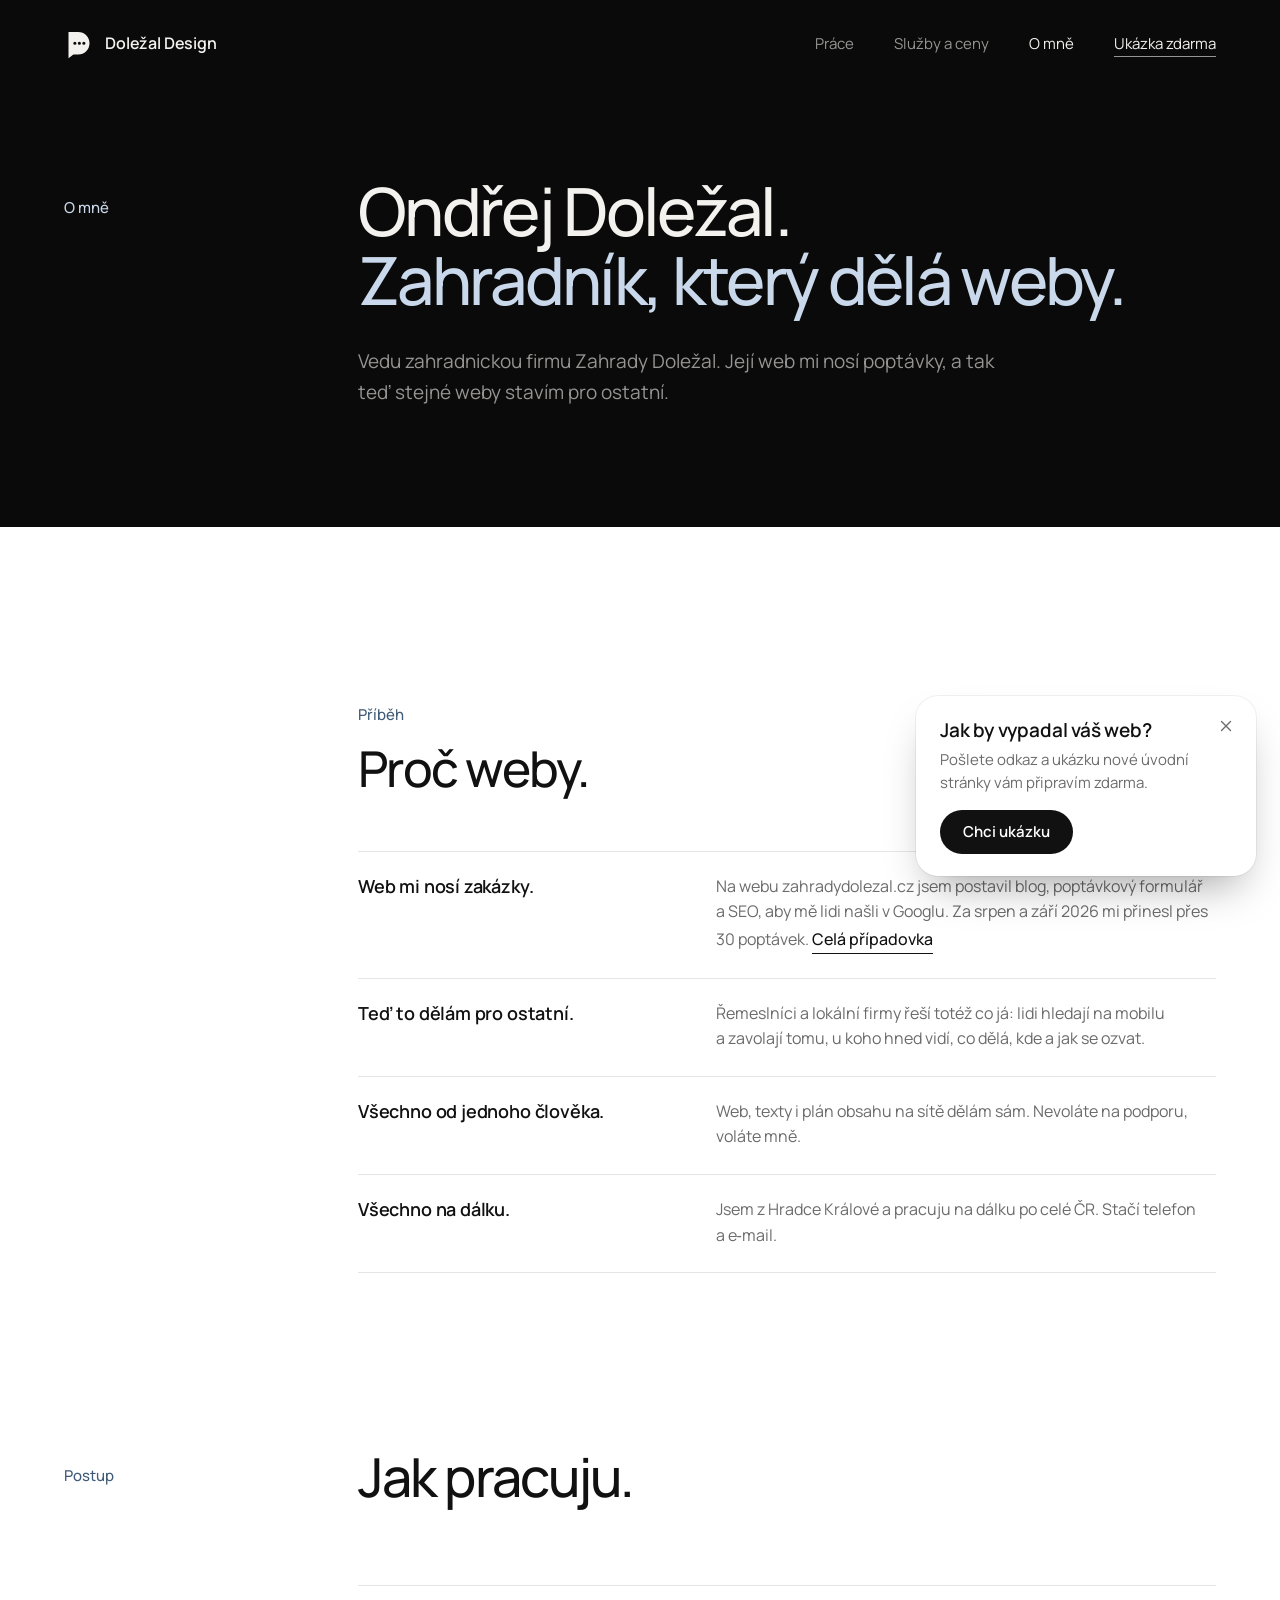
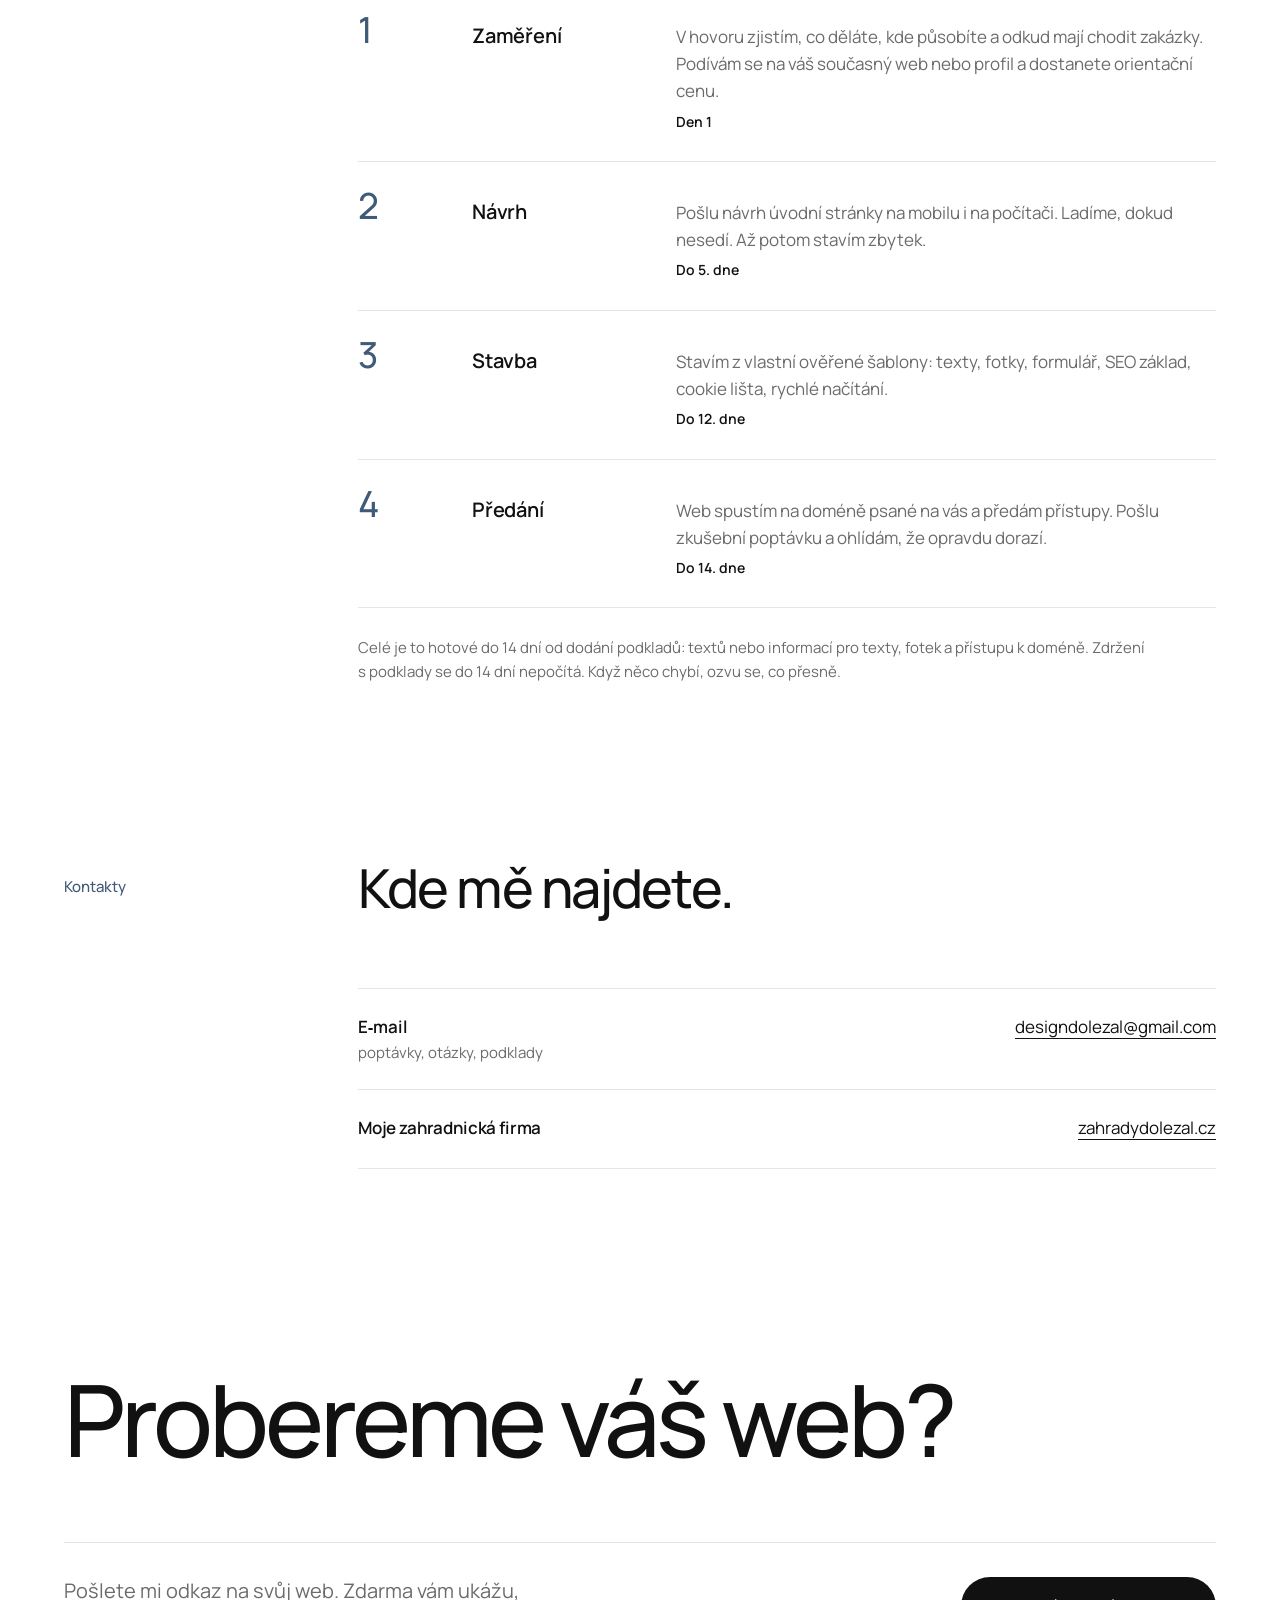
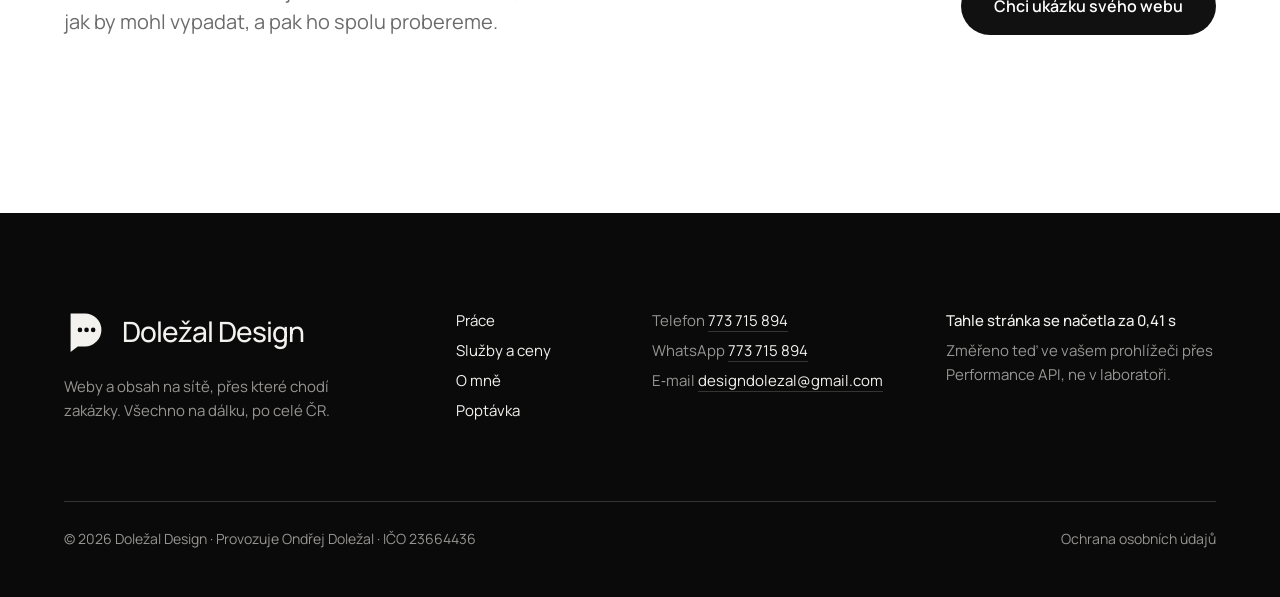
<file: o-mne/index.html>
<!doctype html>
<html lang="cs">
<head>
  <meta charset="utf-8">
  <meta name="robots" content="noindex, nofollow">
  <meta name="viewport" content="width=device-width, initial-scale=1">
  <title>O mně — Ondřej Doležal, weby pro řemeslníky | Doležal Design</title>
  <meta name="description" content="Vedu zahradnickou firmu Zahrady Doležal a její web mi nosí poptávky. Teď stavím weby pro řemeslníky a lokální firmy. Hradec Králové, na dálku po celé ČR.">
  <link rel="canonical" href="https://dolezaldesign.cz/o-mne/">
  <meta property="og:type" content="website">
  <meta property="og:locale" content="cs_CZ">
  <meta property="og:site_name" content="Doležal Design">
  <meta property="og:title" content="O mně — Ondřej Doležal, weby pro řemeslníky | Doležal Design">
  <meta property="og:description" content="Vedu zahradnickou firmu Zahrady Doležal a její web mi nosí poptávky. Teď stavím weby pro řemeslníky a lokální firmy. Hradec Králové, na dálku po celé ČR.">
  <meta property="og:url" content="https://dolezaldesign.cz/o-mne/">
  <meta property="og:image" content="https://dolezaldesign.cz/assets/img/prace/ciste/zd-desktop.webp">
  <meta name="theme-color" content="#0a0a0a">
  <link rel="icon" href="data:image/svg+xml,%3Csvg xmlns='http://www.w3.org/2000/svg' viewBox='0 0 40 40'%3E%3Crect width='40' height='40' rx='9' fill='%23111'/%3E%3Cpath transform='translate(4.4 3.2) scale(.78)' fill='%23fff' fill-rule='evenodd' d='M6 4h13a15 15 0 0 1 0 30h-6.5L6 39ZM12.4 19a2.1 2.1 0 1 0 4.2 0a2.1 2.1 0 1 0-4.2 0ZM18.4 19a2.1 2.1 0 1 0 4.2 0a2.1 2.1 0 1 0-4.2 0ZM24.4 19a2.1 2.1 0 1 0 4.2 0a2.1 2.1 0 1 0-4.2 0Z'/%3E%3C/svg%3E">

  <link rel="preload" href="../assets/fonts/Manrope-Variable-latin.woff2" as="font" type="font/woff2" crossorigin>
  <link rel="stylesheet" href="../assets/css/tokens.css?v=202610151749">
  <link rel="stylesheet" href="../assets/css/main.css?v=202610151749">
  <script>document.documentElement.classList.add('js')</script>
  <script src="../assets/js/main.js?v=202610151749" defer></script>

  <script type="application/ld+json">
{
    "@context": "https://schema.org",
    "@graph": [
      {
        "@type": "BreadcrumbList",
        "itemListElement": [
          {
            "@type": "ListItem",
            "position": 1,
            "name": "Úvod",
            "item": "https://dolezaldesign.cz/"
          },
          {
            "@type": "ListItem",
            "position": 2,
            "name": "O mně",
            "item": "https://dolezaldesign.cz/o-mne/"
          }
        ]
      },
      {
        "@type": "ProfilePage",
        "url": "https://dolezaldesign.cz/o-mne/",
        "mainEntity": {
          "@type": "Person",
          "name": "Ondřej Doležal",
          "url": "https://dolezaldesign.cz/o-mne/",
          "worksFor": {
            "@type": "ProfessionalService",
            "name": "Doležal Design",
            "url": "https://dolezaldesign.cz/"
          },
          "address": {
            "@type": "PostalAddress",
            "addressLocality": "Hradec Králové",
            "addressCountry": "CZ"
          }
        }
      }
    ]
  }
  </script>
</head>
<body>
  <a class="skip" href="#obsah">Přeskočit na obsah</a>

  <header class="top" data-header>
    <div class="wrap top__in">
      <a class="logo" href="../" aria-label="Doležal Design, úvod"><svg class="logo__mk" viewBox="0 0 40 40" aria-hidden="true" focusable="false"><path fill="currentColor" fill-rule="evenodd" d="M6 4h13a15 15 0 0 1 0 30h-6.5L6 39ZM12.4 19a2.1 2.1 0 1 0 4.2 0a2.1 2.1 0 1 0-4.2 0ZM18.4 19a2.1 2.1 0 1 0 4.2 0a2.1 2.1 0 1 0-4.2 0ZM24.4 19a2.1 2.1 0 1 0 4.2 0a2.1 2.1 0 1 0-4.2 0Z"/></svg>Doležal Design</a>
      <nav class="top__nav" id="menu" aria-label="Hlavní">
        <ul>
          <li><a href="../prace/">Práce</a></li>
          <li><a href="../sluzby-a-ceny/">Služby a&nbsp;ceny</a></li>
          <li><a href="../o-mne/" aria-current="page">O&nbsp;mně</a></li>
          <li class="top__cta"><a href="../ukazka/">Ukázka zdarma</a></li>
        </ul>
      </nav>
      <button class="menu-btn" type="button" aria-expanded="false" aria-controls="menu" data-menu-btn><span data-menu-label>Menu</span></button>
    </div>
  </header>

  <main id="obsah">
    <section class="head" aria-labelledby="page-title">
      <div class="wrap grid">
        <p class="label label--side">O&nbsp;mně</p>
        <div class="content head__main">
          <h1 class="head__title" id="page-title">Ondřej Doležal. <i>Zahradník, který dělá weby.</i></h1>
          <p class="head__lead">Vedu zahradnickou firmu Zahrady Doležal. Její web mi nosí poptávky, a&nbsp;tak teď stejné weby stavím pro ostatní.</p>
        </div>
      </div>
    </section>

    <section class="sec" aria-labelledby="pribeh-title">
      <div class="wrap grid why">

        <div class="why__body">
          <p class="label">Příběh</p>
          <h2 class="h2 h2--sm" id="pribeh-title" data-reveal>Proč weby.</h2>
          <dl class="points" data-reveal>
            <div>
              <dt>Web mi nosí zakázky.</dt>
              <dd>Na webu zahradydolezal.cz jsem postavil blog, poptávkový formulář a&nbsp;SEO, aby mě lidi našli v&nbsp;Googlu. Za srpen a&nbsp;září 2026 mi přinesl přes 30&nbsp;poptávek. <a class="link" href="../prace/zahrady-dolezal/">Celá případovka</a></dd>
            </div>
            <div>
              <dt>Teď to dělám pro ostatní.</dt>
              <dd>Řemeslníci a&nbsp;lokální firmy řeší totéž co já: lidi hledají na mobilu a&nbsp;zavolají tomu, u&nbsp;koho hned vidí, co dělá, kde a&nbsp;jak se ozvat.</dd>
            </div>
            <div>
              <dt>Všechno od jednoho člověka.</dt>
              <dd>Web, texty i&nbsp;plán obsahu na sítě dělám sám. Nevoláte na podporu, voláte mně.</dd>
            </div>
            <div>
              <dt>Všechno na&nbsp;dálku.</dt>
              <dd>Jsem z&nbsp;Hradce Králové a&nbsp;pracuju na&nbsp;dálku po celé ČR. Stačí telefon a&nbsp;e&#8209;mail.</dd>
            </div>
          </dl>
        </div>
      </div>
    </section>

    <section class="sec" aria-labelledby="postup-title">
      <div class="wrap grid">
        <p class="label label--side">Postup</p>
        <div class="content">
          <h2 class="h2" id="postup-title" data-reveal>Jak pracuju.</h2>

          <ol class="steps" data-reveal>
            <li><span class="n" aria-hidden="true">1</span><h3>Zaměření</h3><p>V&nbsp;hovoru zjistím, co děláte, kde působíte a&nbsp;odkud mají chodit zakázky. Podívám se na váš současný web nebo profil a&nbsp;dostanete orientační cenu.</p><p class="steps__time">Den&nbsp;1</p></li>
            <li><span class="n" aria-hidden="true">2</span><h3>Návrh</h3><p>Pošlu návrh úvodní stránky na mobilu i&nbsp;na počítači. Ladíme, dokud nesedí. Až potom stavím zbytek.</p><p class="steps__time">Do&nbsp;5.&nbsp;dne</p></li>
            <li><span class="n" aria-hidden="true">3</span><h3>Stavba</h3><p>Stavím z&nbsp;vlastní ověřené šablony: texty, fotky, formulář, SEO základ, cookie lišta, rychlé načítání.</p><p class="steps__time">Do&nbsp;12.&nbsp;dne</p></li>
            <li><span class="n" aria-hidden="true">4</span><h3>Předání</h3><p>Web spustím na doméně psané na vás a&nbsp;předám přístupy. Pošlu zkušební poptávku a&nbsp;ohlídám, že opravdu dorazí.</p><p class="steps__time">Do&nbsp;14.&nbsp;dne</p></li>
          </ol>
          <p class="note">Celé je to hotové do&nbsp;14&nbsp;dní od&nbsp;dodání podkladů: textů nebo informací pro texty, fotek a&nbsp;přístupu k&nbsp;doméně. Zdržení s&nbsp;podklady se do 14&nbsp;dní nepočítá. Když něco chybí, ozvu se, co přesně.</p>
        </div>
      </div>
    </section>

    <section class="sec" aria-labelledby="sit-title">
      <div class="wrap grid">
        <p class="label label--side">Kontakty</p>
        <div class="content">
          <h2 class="h2" id="sit-title" data-reveal>Kde mě najdete.</h2>
          <dl class="rows" data-reveal>

            <div><dt>E&#8209;mail <span>poptávky, otázky, podklady</span></dt><dd><a href="mailto:designdolezal@gmail.com">designdolezal@gmail.com</a></dd></div>
            <div><dt>Moje zahradnická firma</dt><dd><a href="https://zahradydolezal.cz/" rel="noopener">zahradydolezal.cz</a></dd></div>
          </dl>
        </div>
      </div>
    </section>

    <section class="end" aria-labelledby="end-title">
      <div class="wrap">
        <h2 class="end__title" id="end-title" data-reveal>Probereme váš web?</h2>
        <div class="end__row">
          <div class="end__copy">
            <p class="end__text">Pošlete mi odkaz na svůj web. Zdarma vám ukážu, jak by mohl vypadat, a&nbsp;pak ho spolu probereme.</p>
          </div>
          <div class="end__actions">
            <a class="btn" href="../ukazka/">Chci ukázku svého webu</a>
          </div>
        </div>
      </div>
    </section>
  </main>

  <footer class="foot">
    <div class="wrap foot__grid">
      <div class="foot__brand">
        <a class="foot__logo" href="../"><svg class="foot__mk" viewBox="0 0 40 40" aria-hidden="true" focusable="false"><path fill="currentColor" fill-rule="evenodd" d="M6 4h13a15 15 0 0 1 0 30h-6.5L6 39ZM12.4 19a2.1 2.1 0 1 0 4.2 0a2.1 2.1 0 1 0-4.2 0ZM18.4 19a2.1 2.1 0 1 0 4.2 0a2.1 2.1 0 1 0-4.2 0ZM24.4 19a2.1 2.1 0 1 0 4.2 0a2.1 2.1 0 1 0-4.2 0Z"/></svg>Doležal Design</a>
        <p>Weby a&nbsp;obsah na sítě, přes které chodí zakázky. Všechno na&nbsp;dálku, po&nbsp;celé ČR.</p>
      </div>
      <nav class="foot__nav" aria-label="Patička">
        <ul>
          <li><a href="../prace/">Práce</a></li>
          <li><a href="../sluzby-a-ceny/">Služby a&nbsp;ceny</a></li>
          <li><a href="../o-mne/">O&nbsp;mně</a></li>
          <li><a href="../poptavka/">Poptávka</a></li>
        </ul>
      </nav>
      <ul class="foot__contact">
        <li>Telefon <a href="tel:+420773715894">773&nbsp;715&nbsp;894</a></li>
        <li>WhatsApp <a href="https://wa.me/420773715894" rel="noopener">773&nbsp;715&nbsp;894</a></li>
        <li>E&#8209;mail <a href="mailto:designdolezal@gmail.com">designdolezal@gmail.com</a></li>
      </ul>
      <div class="foot__meter" aria-live="polite">
        <p class="foot__time">Tahle stránka se načetla za <span data-loadtime>—</span>&nbsp;s</p>
        <p>Změřeno teď ve vašem prohlížeči přes Performance API, ne v&nbsp;laboratoři.</p>
      </div>
      <div class="foot__base">
        <p>© 2026 Doležal Design · Provozuje Ondřej Doležal · IČO&nbsp;23664436</p>
        <a href="../ochrana-osobnich-udaju/">Ochrana osobních údajů</a>
      </div>
    </div>
  </footer>

  <aside class="cookie-bar" data-cookie-bar aria-label="Souhlas s měřením návštěvnosti">
    <p>Měřím návštěvnost přes Google Analytics, abych věděl, co na webu funguje. Bez souhlasu se nespustí nic. Víc v&nbsp;<a href="../ochrana-osobnich-udaju/">ochraně osobních údajů</a>.</p>
    <div class="cookie-bar__actions">
      <button class="btn btn--light btn--sm" type="button" data-cookie-accept>Souhlasím</button>
      <button class="btn btn--ghost btn--sm" type="button" data-cookie-decline>Odmítnout</button>
    </div>
  </aside>
</body>
</html>
</file>
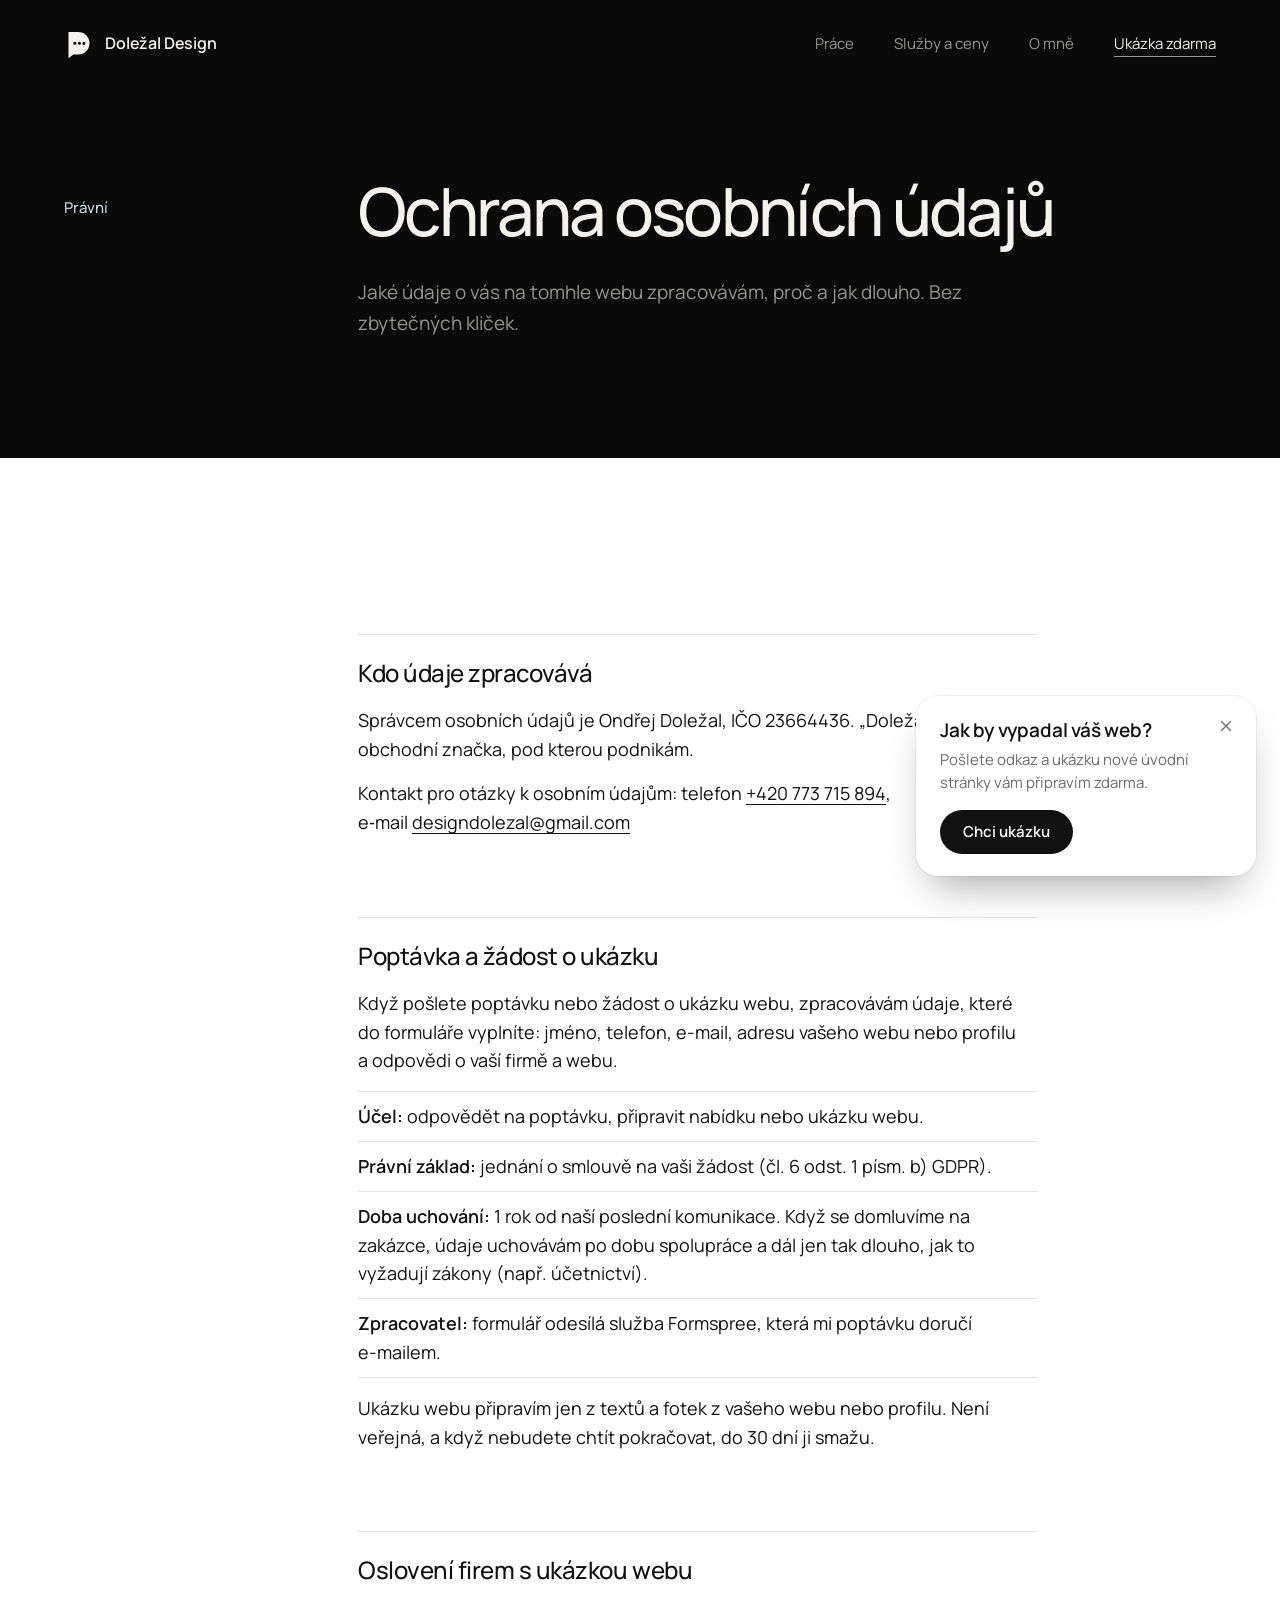
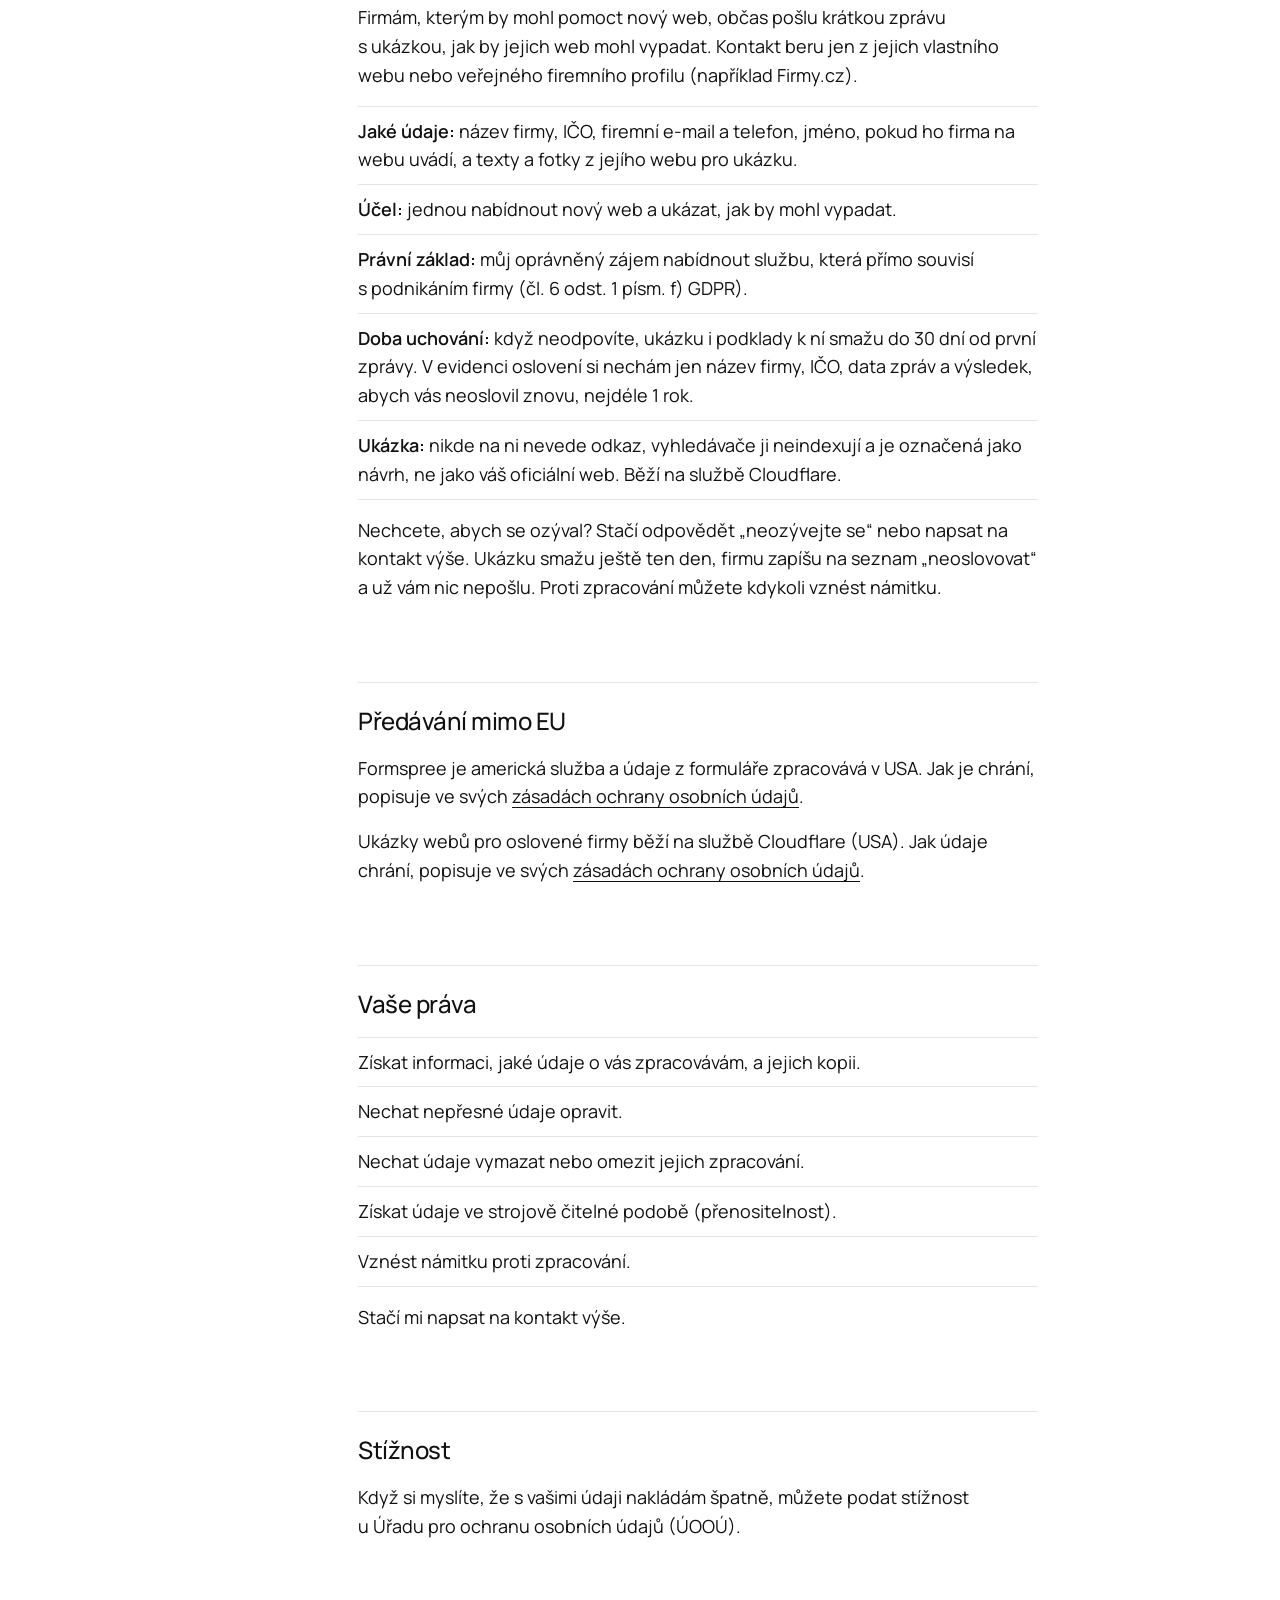
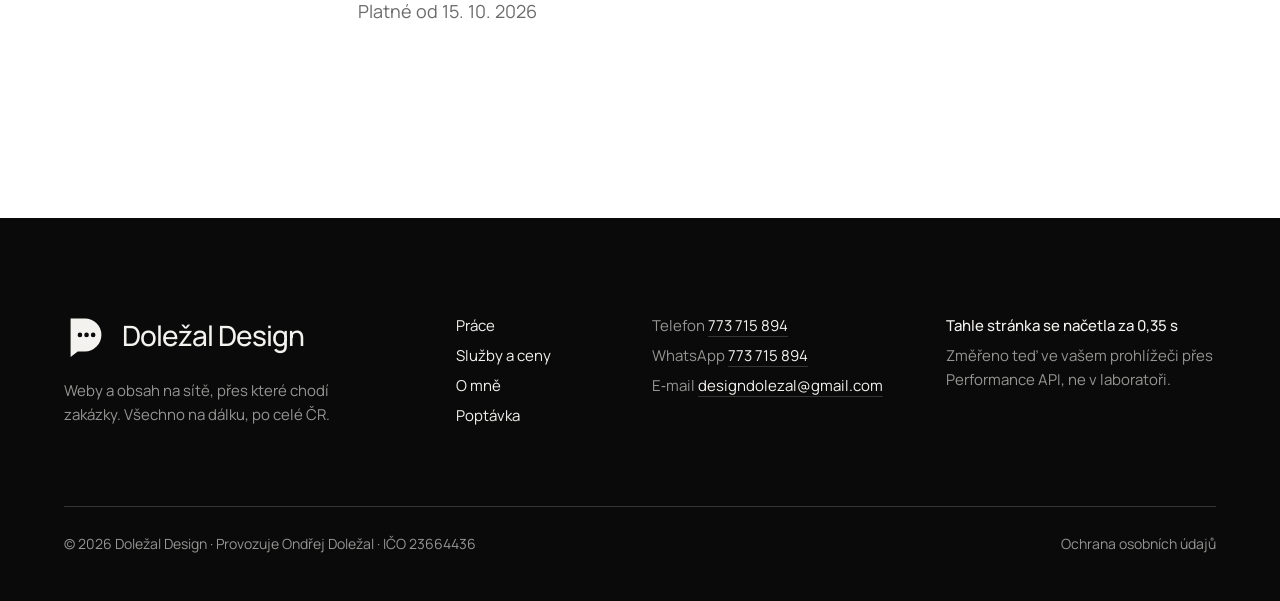
<file: ochrana-osobnich-udaju/index.html>
<!doctype html>

<html lang="cs">
<head>
  <meta charset="utf-8">
  <meta name="robots" content="noindex, nofollow">
  <meta name="viewport" content="width=device-width, initial-scale=1">
  <title>Ochrana osobních údajů | Doležal Design</title>
  <meta name="description" content="Jak Doležal Design zpracovává osobní údaje: poptávkový formulář přes Formspree, měření návštěvnosti Google Analytics jen po souhlasu, vaše práva.">
  <link rel="canonical" href="https://dolezaldesign.cz/ochrana-osobnich-udaju/">
  <meta property="og:type" content="website">
  <meta property="og:locale" content="cs_CZ">
  <meta property="og:site_name" content="Doležal Design">
  <meta property="og:title" content="Ochrana osobních údajů | Doležal Design">
  <meta property="og:description" content="Jak Doležal Design zpracovává osobní údaje: poptávkový formulář přes Formspree, měření návštěvnosti Google Analytics jen po souhlasu, vaše práva.">
  <meta property="og:url" content="https://dolezaldesign.cz/ochrana-osobnich-udaju/">
  <meta property="og:image" content="https://dolezaldesign.cz/assets/img/prace/ciste/zd-desktop.webp">
  <meta name="theme-color" content="#0a0a0a">
  <link rel="icon" href="data:image/svg+xml,%3Csvg xmlns='http://www.w3.org/2000/svg' viewBox='0 0 40 40'%3E%3Crect width='40' height='40' rx='9' fill='%23111'/%3E%3Cpath transform='translate(4.4 3.2) scale(.78)' fill='%23fff' fill-rule='evenodd' d='M6 4h13a15 15 0 0 1 0 30h-6.5L6 39ZM12.4 19a2.1 2.1 0 1 0 4.2 0a2.1 2.1 0 1 0-4.2 0ZM18.4 19a2.1 2.1 0 1 0 4.2 0a2.1 2.1 0 1 0-4.2 0ZM24.4 19a2.1 2.1 0 1 0 4.2 0a2.1 2.1 0 1 0-4.2 0Z'/%3E%3C/svg%3E">

  <link rel="preload" href="../assets/fonts/Manrope-Variable-latin.woff2" as="font" type="font/woff2" crossorigin>
  <link rel="stylesheet" href="../assets/css/tokens.css?v=202610151749">
  <link rel="stylesheet" href="../assets/css/main.css?v=202610151749">
  <script>document.documentElement.classList.add('js')</script>
  <script src="../assets/js/main.js?v=202610151749" defer></script>

  <script type="application/ld+json">
{
    "@context": "https://schema.org",
    "@graph": [
      {
        "@type": "BreadcrumbList",
        "itemListElement": [
          {
            "@type": "ListItem",
            "position": 1,
            "name": "Úvod",
            "item": "https://dolezaldesign.cz/"
          },
          {
            "@type": "ListItem",
            "position": 2,
            "name": "Ochrana osobních údajů",
            "item": "https://dolezaldesign.cz/ochrana-osobnich-udaju/"
          }
        ]
      }
    ]
  }
  </script>
</head>
<body>
  <a class="skip" href="#obsah">Přeskočit na obsah</a>

  <header class="top" data-header>
    <div class="wrap top__in">
      <a class="logo" href="../" aria-label="Doležal Design, úvod"><svg class="logo__mk" viewBox="0 0 40 40" aria-hidden="true" focusable="false"><path fill="currentColor" fill-rule="evenodd" d="M6 4h13a15 15 0 0 1 0 30h-6.5L6 39ZM12.4 19a2.1 2.1 0 1 0 4.2 0a2.1 2.1 0 1 0-4.2 0ZM18.4 19a2.1 2.1 0 1 0 4.2 0a2.1 2.1 0 1 0-4.2 0ZM24.4 19a2.1 2.1 0 1 0 4.2 0a2.1 2.1 0 1 0-4.2 0Z"/></svg>Doležal Design</a>
      <nav class="top__nav" id="menu" aria-label="Hlavní">
        <ul>
          <li><a href="../prace/">Práce</a></li>
          <li><a href="../sluzby-a-ceny/">Služby a&nbsp;ceny</a></li>
          <li><a href="../o-mne/">O&nbsp;mně</a></li>
          <li class="top__cta"><a href="../ukazka/">Ukázka zdarma</a></li>
        </ul>
      </nav>
      <button class="menu-btn" type="button" aria-expanded="false" aria-controls="menu" data-menu-btn><span data-menu-label>Menu</span></button>
    </div>
  </header>

  <main id="obsah">
    <section class="head" aria-labelledby="page-title">
      <div class="wrap grid">
        <p class="label label--side">Právní</p>
        <div class="content head__main">
          <h1 class="head__title" id="page-title">Ochrana osobních údajů</h1>
          <p class="head__lead">Jaké údaje o&nbsp;vás na tomhle webu zpracovávám, proč a&nbsp;jak dlouho. Bez zbytečných kliček.</p>
        </div>
      </div>
    </section>

    <section class="sec sec--last" aria-label="Zásady zpracování osobních údajů">
      <div class="wrap grid">
        <div class="content prose">
          <h2>Kdo údaje zpracovává</h2>
          <p>Správcem osobních údajů je Ondřej Doležal, IČO&nbsp;23664436. „Doležal Design“ je obchodní značka, pod kterou podnikám.</p>
          <p>Kontakt pro otázky k&nbsp;osobním údajům: telefon <a href="tel:+420773715894">+420&nbsp;773&nbsp;715&nbsp;894</a>, e&#8209;mail <a href="mailto:designdolezal@gmail.com">designdolezal@gmail.com</a></p>

          <h2>Poptávka a&nbsp;žádost o&nbsp;ukázku</h2>
          <p>Když pošlete poptávku nebo žádost o&nbsp;ukázku webu, zpracovávám údaje, které do formuláře vyplníte: jméno, telefon, e-mail, adresu vašeho webu nebo profilu a&nbsp;odpovědi o&nbsp;vaší firmě a&nbsp;webu.</p>
          <ul>
            <li><strong>Účel:</strong> odpovědět na poptávku, připravit nabídku nebo ukázku webu.</li>
            <li><strong>Právní základ:</strong> jednání o&nbsp;smlouvě na vaši žádost (čl.&nbsp;6 odst.&nbsp;1 písm.&nbsp;b) GDPR).</li>
            <li><strong>Doba uchování:</strong> 1&nbsp;rok od naší poslední komunikace. Když se domluvíme na zakázce, údaje uchovávám po dobu spolupráce a&nbsp;dál jen tak dlouho, jak to vyžadují zákony (např. účetnictví).</li>
            <li><strong>Zpracovatel:</strong> formulář odesílá služba Formspree, která mi poptávku doručí e-mailem.</li>
          </ul>
          <p>Ukázku webu připravím jen z&nbsp;textů a&nbsp;fotek z&nbsp;vašeho webu nebo profilu. Není veřejná, a&nbsp;když nebudete chtít pokračovat, do 30&nbsp;dní ji smažu.</p>

          <h2 id="osloveni-firem">Oslovení firem s&nbsp;ukázkou webu</h2>
          <p>Firmám, kterým by mohl pomoct nový web, občas pošlu krátkou zprávu s&nbsp;ukázkou, jak by jejich web mohl vypadat. Kontakt beru jen z&nbsp;jejich vlastního webu nebo veřejného firemního profilu (například Firmy.cz).</p>
          <ul>
            <li><strong>Jaké údaje:</strong> název firmy, IČO, firemní e-mail a&nbsp;telefon, jméno, pokud ho firma na webu uvádí, a&nbsp;texty a&nbsp;fotky z&nbsp;jejího webu pro ukázku.</li>
            <li><strong>Účel:</strong> jednou nabídnout nový web a&nbsp;ukázat, jak by mohl vypadat.</li>
            <li><strong>Právní základ:</strong> můj oprávněný zájem nabídnout službu, která přímo souvisí s&nbsp;podnikáním firmy (čl.&nbsp;6 odst.&nbsp;1 písm.&nbsp;f) GDPR).</li>
            <li><strong>Doba uchování:</strong> když neodpovíte, ukázku i&nbsp;podklady k&nbsp;ní smažu do 30&nbsp;dní od první zprávy. V&nbsp;evidenci oslovení si nechám jen název firmy, IČO, data zpráv a&nbsp;výsledek, abych vás neoslovil znovu, nejdéle 1&nbsp;rok.</li>
            <li><strong>Ukázka:</strong> nikde na ni nevede odkaz, vyhledávače ji neindexují a&nbsp;je označená jako návrh, ne jako váš oficiální web. Běží na službě Cloudflare.</li>
          </ul>
          <p>Nechcete, abych se ozýval? Stačí odpovědět „neozývejte se“ nebo napsat na kontakt výše. Ukázku smažu ještě ten den, firmu zapíšu na seznam „neoslovovat“ a&nbsp;už vám nic nepošlu. Proti zpracování můžete kdykoli vznést námitku.</p>

          <h2>Předávání mimo EU</h2>
          <p>Formspree je americká služba a&nbsp;údaje z&nbsp;formuláře zpracovává v&nbsp;USA. Jak je chrání, popisuje ve svých <a href="https://formspree.io/legal/privacy-policy" rel="noopener">zásadách ochrany osobních údajů</a>.</p>
          <p>Ukázky webů pro oslovené firmy běží na službě Cloudflare (USA). Jak údaje chrání, popisuje ve svých <a href="https://www.cloudflare.com/privacypolicy/" rel="noopener">zásadách ochrany osobních údajů</a>.</p>

          <h2>Vaše práva</h2>
          <ul>
            <li>Získat informaci, jaké údaje o&nbsp;vás zpracovávám, a&nbsp;jejich kopii.</li>
            <li>Nechat nepřesné údaje opravit.</li>
            <li>Nechat údaje vymazat nebo omezit jejich zpracování.</li>
            <li>Získat údaje ve strojově čitelné podobě (přenositelnost).</li>
            <li>Vznést námitku proti zpracování.</li>

          </ul>
          <p>Stačí mi napsat na kontakt výše.</p>

          <h2>Stížnost</h2>
          <p>Když si myslíte, že s&nbsp;vašimi údaji nakládám špatně, můžete podat stížnost u&nbsp;Úřadu pro ochranu osobních údajů (ÚOOÚ).</p>

          <p class="note">Platné od 15.&nbsp;10.&nbsp;2026</p>
        </div>
      </div>
    </section>
  </main>

  <footer class="foot">
    <div class="wrap foot__grid">
      <div class="foot__brand">
        <a class="foot__logo" href="../"><svg class="foot__mk" viewBox="0 0 40 40" aria-hidden="true" focusable="false"><path fill="currentColor" fill-rule="evenodd" d="M6 4h13a15 15 0 0 1 0 30h-6.5L6 39ZM12.4 19a2.1 2.1 0 1 0 4.2 0a2.1 2.1 0 1 0-4.2 0ZM18.4 19a2.1 2.1 0 1 0 4.2 0a2.1 2.1 0 1 0-4.2 0ZM24.4 19a2.1 2.1 0 1 0 4.2 0a2.1 2.1 0 1 0-4.2 0Z"/></svg>Doležal Design</a>
        <p>Weby a&nbsp;obsah na sítě, přes které chodí zakázky. Všechno na&nbsp;dálku, po&nbsp;celé ČR.</p>
      </div>
      <nav class="foot__nav" aria-label="Patička">
        <ul>
          <li><a href="../prace/">Práce</a></li>
          <li><a href="../sluzby-a-ceny/">Služby a&nbsp;ceny</a></li>
          <li><a href="../o-mne/">O&nbsp;mně</a></li>
          <li><a href="../poptavka/">Poptávka</a></li>
        </ul>
      </nav>
      <ul class="foot__contact">
        <li>Telefon <a href="tel:+420773715894">773&nbsp;715&nbsp;894</a></li>
        <li>WhatsApp <a href="https://wa.me/420773715894" rel="noopener">773&nbsp;715&nbsp;894</a></li>
        <li>E&#8209;mail <a href="mailto:designdolezal@gmail.com">designdolezal@gmail.com</a></li>
      </ul>
      <div class="foot__meter" aria-live="polite">
        <p class="foot__time">Tahle stránka se načetla za <span data-loadtime>—</span>&nbsp;s</p>
        <p>Změřeno teď ve vašem prohlížeči přes Performance API, ne v&nbsp;laboratoři.</p>
      </div>
      <div class="foot__base">
        <p>© 2026 Doležal Design · Provozuje Ondřej Doležal · IČO&nbsp;23664436</p>
        <a href="../ochrana-osobnich-udaju/" aria-current="page">Ochrana osobních údajů</a>
      </div>
    </div>
  </footer>

  <aside class="cookie-bar" data-cookie-bar aria-label="Souhlas s měřením návštěvnosti">
    <p>Měřím návštěvnost přes Google Analytics, abych věděl, co na webu funguje. Bez souhlasu se nespustí nic. Víc v&nbsp;<a href="../ochrana-osobnich-udaju/">ochraně osobních údajů</a>.</p>
    <div class="cookie-bar__actions">
      <button class="btn btn--light btn--sm" type="button" data-cookie-accept>Souhlasím</button>
      <button class="btn btn--ghost btn--sm" type="button" data-cookie-decline>Odmítnout</button>
    </div>
  </aside>
</body>
</html>
</file>
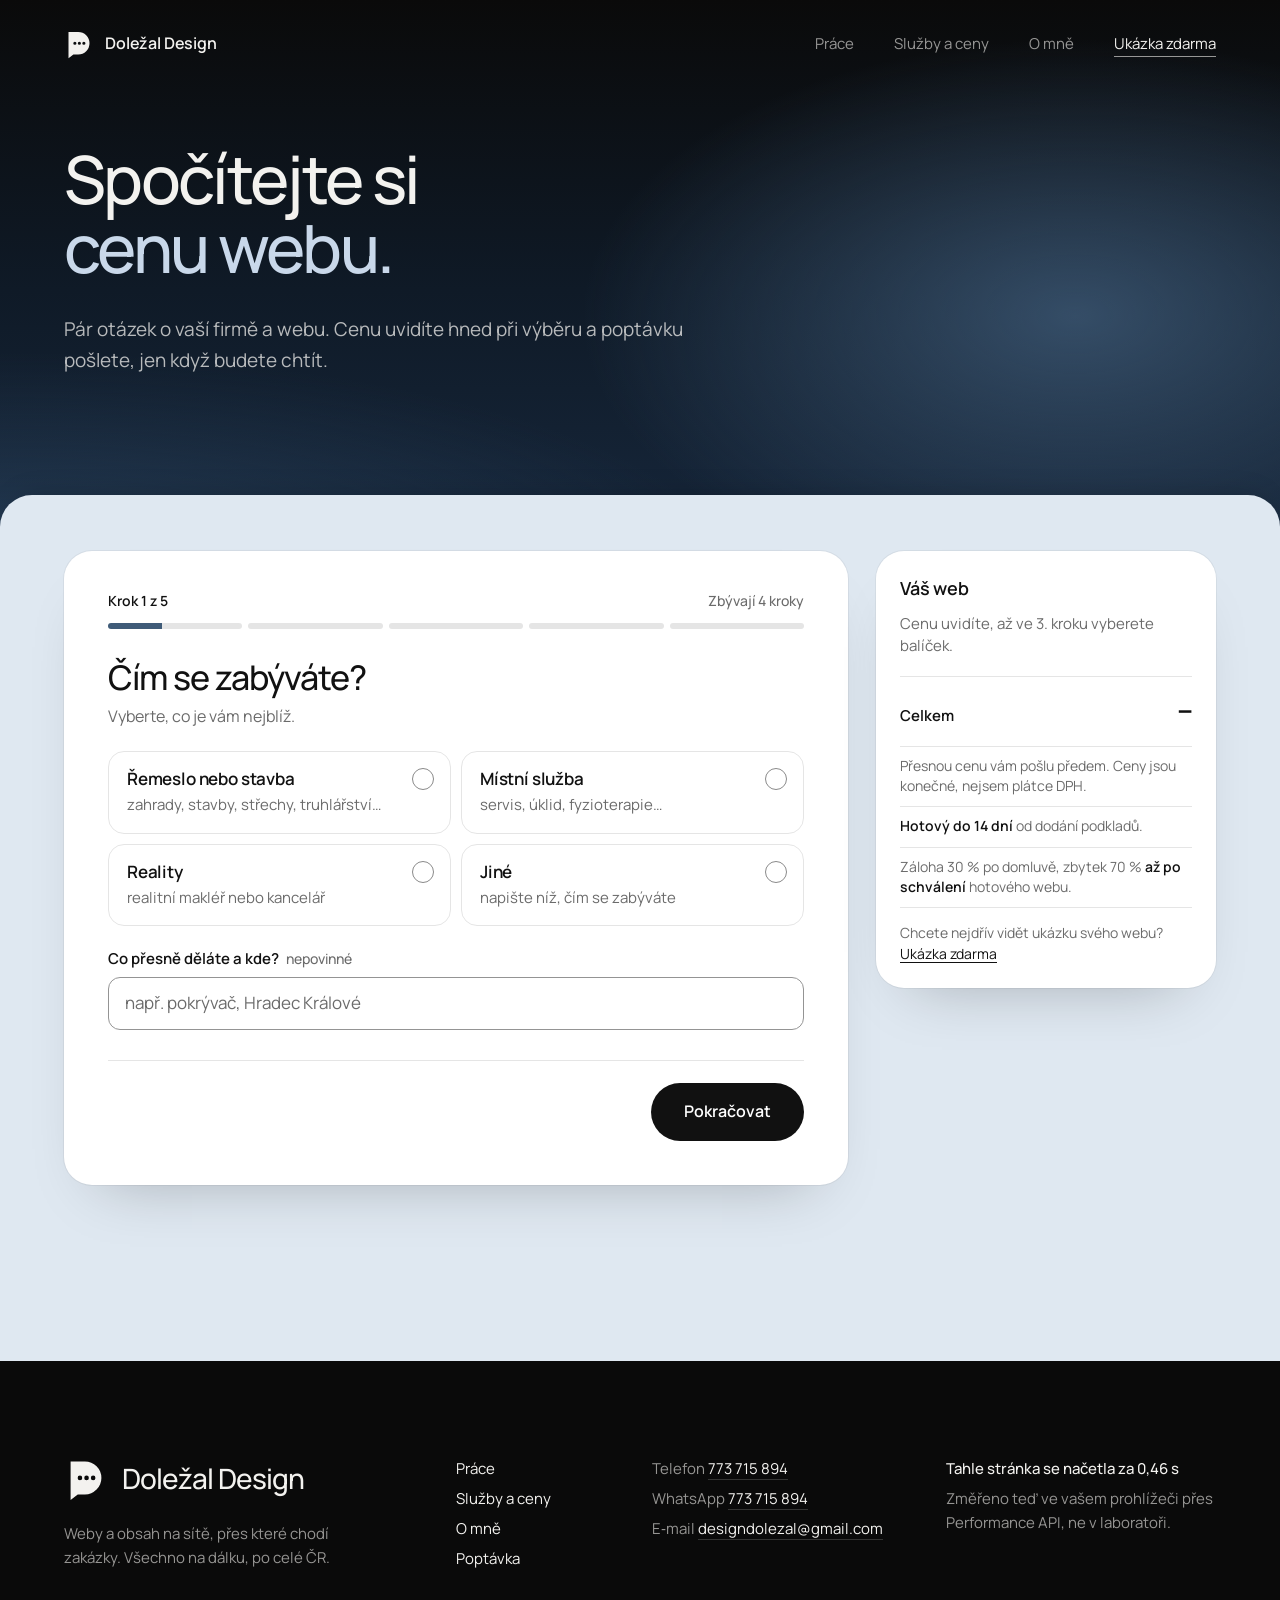
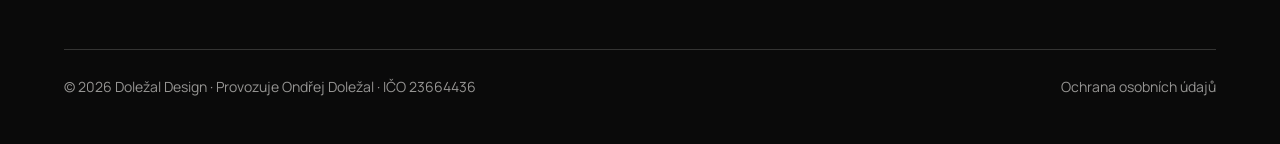
<file: poptavka/index.html>
<!doctype html>
<html lang="cs">
<head>
  <meta charset="utf-8">
  <meta name="robots" content="noindex, nofollow">
  <meta name="viewport" content="width=device-width, initial-scale=1">
  <title>Spočítat cenu webu | Doležal Design</title>
  <meta name="description" content="Pár otázek o vaší firmě a webu a orientační cena hned při výběru: Start od 9 900 Kč, Firma od 19 900 Kč, Firma + obsah od 34 900 Kč. Poptávka je nezávazná.">
  <link rel="canonical" href="https://dolezaldesign.cz/poptavka/">
  <meta property="og:type" content="website">
  <meta property="og:locale" content="cs_CZ">
  <meta property="og:site_name" content="Doležal Design">
  <meta property="og:title" content="Spočítat cenu webu | Doležal Design">
  <meta property="og:description" content="Pár otázek o vaší firmě a webu a orientační cena hned při výběru: Start od 9 900 Kč, Firma od 19 900 Kč, Firma + obsah od 34 900 Kč. Poptávka je nezávazná.">
  <meta property="og:url" content="https://dolezaldesign.cz/poptavka/">
  <meta property="og:image" content="https://dolezaldesign.cz/assets/img/prace/ciste/zd-desktop.webp">
  <meta name="theme-color" content="#0a0a0a">
  <link rel="icon" href="data:image/svg+xml,%3Csvg xmlns='http://www.w3.org/2000/svg' viewBox='0 0 40 40'%3E%3Crect width='40' height='40' rx='9' fill='%23111'/%3E%3Cpath transform='translate(4.4 3.2) scale(.78)' fill='%23fff' fill-rule='evenodd' d='M6 4h13a15 15 0 0 1 0 30h-6.5L6 39ZM12.4 19a2.1 2.1 0 1 0 4.2 0a2.1 2.1 0 1 0-4.2 0ZM18.4 19a2.1 2.1 0 1 0 4.2 0a2.1 2.1 0 1 0-4.2 0ZM24.4 19a2.1 2.1 0 1 0 4.2 0a2.1 2.1 0 1 0-4.2 0Z'/%3E%3C/svg%3E">

  <link rel="preload" href="../assets/fonts/Manrope-Variable-latin.woff2" as="font" type="font/woff2" crossorigin>
  <link rel="stylesheet" href="../assets/css/tokens.css?v=202610151749">
  <link rel="stylesheet" href="../assets/css/main.css?v=202610151749">
  <script>document.documentElement.classList.add('js')</script>
  <script src="../assets/js/main.js?v=202610151749" defer></script>
  <script src="../assets/js/poptavka.js?v=202610151749" defer></script>

  <script type="application/ld+json">
{
    "@context": "https://schema.org",
    "@graph": [
      {
        "@type": "BreadcrumbList",
        "itemListElement": [
          {
            "@type": "ListItem",
            "position": 1,
            "name": "Úvod",
            "item": "https://dolezaldesign.cz/"
          },
          {
            "@type": "ListItem",
            "position": 2,
            "name": "Spočítat cenu webu",
            "item": "https://dolezaldesign.cz/poptavka/"
          }
        ]
      }
    ]
  }
  </script>
</head>
<body>
  <a class="skip" href="#obsah">Přeskočit na obsah</a>

  <header class="top" data-header>
    <div class="wrap top__in">
      <a class="logo" href="../" aria-label="Doležal Design, úvod"><svg class="logo__mk" viewBox="0 0 40 40" aria-hidden="true" focusable="false"><path fill="currentColor" fill-rule="evenodd" d="M6 4h13a15 15 0 0 1 0 30h-6.5L6 39ZM12.4 19a2.1 2.1 0 1 0 4.2 0a2.1 2.1 0 1 0-4.2 0ZM18.4 19a2.1 2.1 0 1 0 4.2 0a2.1 2.1 0 1 0-4.2 0ZM24.4 19a2.1 2.1 0 1 0 4.2 0a2.1 2.1 0 1 0-4.2 0Z"/></svg>Doležal Design</a>
      <nav class="top__nav" id="menu" aria-label="Hlavní">
        <ul>
          <li><a href="../prace/">Práce</a></li>
          <li><a href="../sluzby-a-ceny/">Služby a&nbsp;ceny</a></li>
          <li><a href="../o-mne/">O&nbsp;mně</a></li>
          <li class="top__cta"><a href="../ukazka/">Ukázka zdarma</a></li>
        </ul>
      </nav>
      <button class="menu-btn" type="button" aria-expanded="false" aria-controls="menu" data-menu-btn><span data-menu-label>Menu</span></button>
    </div>
  </header>

  <main id="obsah">
    <section class="head head--noc head--form" aria-labelledby="page-title">
      <div class="wrap grid">
        <div class="content content--full head__main">
          <h1 class="head__title" id="page-title">Spočítejte si <i>cenu webu.</i></h1>
          <p class="head__lead">Pár otázek o&nbsp;vaší firmě a&nbsp;webu. Cenu uvidíte hned při výběru a&nbsp;poptávku pošlete, jen když budete chtít.</p>
        </div>
      </div>
    </section>

    <section class="sheet sheet--sky sheet--break pf" aria-label="Kalkulačka ceny webu">
      <div class="wrap pf__layout">
        <div class="pf__card">
          <form class="calc" action="https://formspree.io/f/mjykqzbb" method="POST" aria-label="Kalkulačka a poptávka" data-calc>
            <input type="hidden" name="_subject" value="Nová poptávka z dolezaldesign.cz">
            <input type="hidden" name="orientacni_cena" value="nespočítáno (prohlížeč bez JavaScriptu)" data-calc-quote>

            <div hidden>
              <label>Nevyplňujte <input type="text" name="_gotcha" tabindex="-1" autocomplete="off"></label>
            </div>

            <div class="pf__prog" hidden data-calc-prog>
              <p class="pf__prog-row"><span id="calc-progress" data-calc-progress>Krok 1 z 5</span><span data-calc-left></span></p>
              <div class="pf__bar" aria-hidden="true" data-calc-bar></div>
              <ul class="pf__chips" aria-label="Hotové odpovědi" data-calc-chips></ul>
            </div>

            <fieldset class="q" data-step="obor">
              <legend><h2 class="q__title" tabindex="-1">Čím se zabýváte?</h2></legend>
              <p class="q__hint">Vyberte, co je vám nejblíž.</p>
              <div class="opts opts--2">
                <label class="opt">
                  <input type="radio" name="obor" value="Řemeslo nebo stavba" data-key="remeslo" data-chip="Řemeslo nebo stavba">
                  <span class="opt__name">Řemeslo nebo stavba</span><span class="opt__desc">zahrady, stavby, střechy, truhlářství…</span>
                </label>
                <label class="opt">
                  <input type="radio" name="obor" value="Místní služba" data-key="sluzba" data-chip="Místní služba">
                  <span class="opt__name">Místní služba</span><span class="opt__desc">servis, úklid, fyzioterapie…</span>
                </label>
                <label class="opt">
                  <input type="radio" name="obor" value="Reality" data-key="reality" data-chip="Reality">
                  <span class="opt__name">Reality</span><span class="opt__desc">realitní makléř nebo kancelář</span>
                </label>
                <label class="opt">
                  <input type="radio" name="obor" value="Jiné" data-key="jine" data-chip="Jiný obor">
                  <span class="opt__name">Jiné</span><span class="opt__desc">napište níž, čím se zabýváte</span>
                </label>
              </div>
              <p class="q__error" role="alert" hidden data-calc-error>Vyberte prosím jednu možnost.</p>
              <div class="field">
                <label class="field__label" for="obor-popis">Co přesně děláte a&nbsp;kde? <small>nepovinné</small></label>
                <input class="field__input" id="obor-popis" type="text" name="obor_popis" maxlength="200" autocomplete="off" placeholder="např. pokrývač, Hradec Králové" data-calc-describe>
              </div>
              <p class="q__note" aria-live="polite" data-calc-shop></p>
            </fieldset>

            <fieldset class="q" data-step="web">
              <legend><h2 class="q__title" tabindex="-1">Máte teď web?</h2></legend>
              <div class="opts opts--2">
                <label class="opt">
                  <input type="radio" name="ma_web" value="Ne" data-key="ne" data-chip="Web zatím nemám">
                  <span class="opt__name">Ne</span><span class="opt__desc">nebo jen profil na Firmy.cz či Facebooku</span>
                </label>
                <label class="opt">
                  <input type="radio" name="ma_web" value="Ano" data-key="ano" data-chip="Web mám">
                  <span class="opt__name">Ano</span><span class="opt__desc">a&nbsp;chci nový nebo lepší</span>
                </label>
              </div>
              <p class="q__error" role="alert" hidden data-calc-error>Vyberte prosím jednu možnost.</p>
              <div class="field" data-calc-url>
                <label class="field__label" for="web-url">Adresa současného webu <small>nepovinné</small></label>
                <input class="field__input" id="web-url" type="text" name="web_url" maxlength="200" inputmode="url" autocomplete="url" autocapitalize="off" spellcheck="false" placeholder="např. mojefirma.cz">
              </div>
            </fieldset>

            <fieldset class="q" data-step="rozsah">
              <legend><h2 class="q__title" tabindex="-1">Co potřebujete?</h2></legend>
              <p class="q__hint">Ceny jsou konečné, nejsem plátce DPH. Přesnou cenu vám pošlu předem.</p>
              <div class="pks">
                <label class="opt pk">
                  <input type="radio" name="rozsah" value="Start: jedna stránka" data-key="start" data-chip="Start" data-name="Start">
                  <span class="opt__name">Start</span>
                  <span class="pk__price" data-price="start">od&nbsp;9&nbsp;900&nbsp;Kč</span>
                  <span class="pk__list"><span>jedna stránka</span><span>kontaktní formulář</span><span>Google profil firmy</span></span>
                </label>
                <label class="opt pk">
                  <input type="radio" name="rozsah" value="Firma: web do 5 stránek" data-key="firma" data-chip="Firma" data-name="Firma">
                  <span class="pk__tag">texty v&nbsp;ceně</span>
                  <span class="opt__name">Firma</span>
                  <span class="pk__price" data-price="firma">od&nbsp;19&nbsp;900&nbsp;Kč</span>
                  <span class="pk__list"><span>až 5&nbsp;stránek</span><span>texty píšu já</span><span>poptávkový formulář a&nbsp;WhatsApp</span></span>
                </label>
                <label class="opt pk">
                  <input type="radio" name="rozsah" value="Firma + obsah: web, plán obsahu na sítě a 3 články" data-key="obsah" data-chip="Firma + obsah" data-name="Firma + obsah">
                  <span class="opt__name">Firma + obsah</span>
                  <span class="pk__price" data-price="obsah">od&nbsp;34&nbsp;900&nbsp;Kč</span>
                  <span class="pk__list"><span>všechno z&nbsp;Firmy</span><span>plán obsahu na sítě na 3&nbsp;měsíce</span><span>3&nbsp;články na blog</span></span>
                </label>
                <label class="opt pk pk--wide">
                  <input type="radio" name="rozsah" value="Víc než 5 stránek" data-key="vic" data-chip="Víc než 5 stránek" data-name="Víc než 5 stránek">
                  <span class="opt__name">Víc než 5&nbsp;stránek</span>
                  <span class="opt__desc">větší web, třeba s&nbsp;vlastní stránkou pro každou službu</span>
                  <span class="pk__price pk__price--soft" data-price="vic">cena podle rozsahu</span>
                </label>
              </div>
              <p class="q__error" role="alert" hidden data-calc-error>Vyberte prosím balíček.</p>

              <div class="mods">
                <h3 class="mods__title">Přidat k&nbsp;webu <small>nepovinné</small></h3>
                <div class="mods__list">
                  <label class="mod" data-mod="texty">
                    <input type="checkbox" name="doplnek_texty" value="Texty na web napíšete vy">
                    <span class="mod__name">Texty na web <small data-mod-note>napíšu je z&nbsp;informací, které mi pošlete</small></span>
                    <span class="mod__price" data-mod-price>+&nbsp;od&nbsp;2&nbsp;900&nbsp;Kč</span>
                  </label>
                  <label class="mod" data-mod="fotky">
                    <input type="checkbox" name="doplnek_fotky" value="Úprava fotek pro web">
                    <span class="mod__name">Úprava vašich fotek <small>ořez, barvy, zmenšení pro rychlost</small></span>
                    <span class="mod__price" data-mod-price>+&nbsp;od&nbsp;990&nbsp;Kč</span>
                  </label>
                  <label class="mod" data-mod="google">
                    <input type="checkbox" name="doplnek_google" value="Google profil firmy">
                    <span class="mod__name">Google profil firmy <small data-mod-note>aby vás našli i&nbsp;na mapách</small></span>
                    <span class="mod__price mod__price--soft" data-mod-price>po domluvě</span>
                  </label>
                  <label class="mod" data-mod="firmycz">
                    <input type="checkbox" name="doplnek_firmycz" value="Profil na Firmy.cz">
                    <span class="mod__name">Profil na Firmy.cz <small>katalog firem od Seznamu</small></span>
                    <span class="mod__price mod__price--soft" data-mod-price>po domluvě</span>
                  </label>
                  <label class="mod" data-mod="pece">
                    <input type="checkbox" name="pece" value="Ano, chci Péči (490–990 Kč/měs.)">
                    <span class="mod__name">Péče po spuštění <small>drobné úpravy, kontrola formuláře, měsíční přehled návštěvnosti; bez závazku</small></span>
                    <span class="mod__price" data-mod-price>490–990&nbsp;Kč/měs.</span>
                  </label>
                </div>
                <p class="mods__note">Prvních 30&nbsp;dní drobných úprav po spuštění je v&nbsp;ceně každého webu.</p>
              </div>
            </fieldset>

            <fieldset class="q" data-step="fotky">
              <legend><h2 class="q__title" tabindex="-1">Máte fotky své práce?</h2></legend>
              <p class="q__hint">Všechno dělám na dálku, fotit nejezdím. Fotky dodáte vy, já poradím.</p>
              <div class="opts">
                <label class="opt">
                  <input type="radio" name="fotky" value="Fotky práce mám" data-key="mam" data-chip="Fotky mám">
                  <span class="opt__name">Fotky práce mám</span><span class="opt__desc">pošlu vám je</span>
                </label>
                <label class="opt">
                  <input type="radio" name="fotky" value="Nafotím je mobilem, poraďte mi jak" data-key="mobil" data-chip="Nafotím mobilem">
                  <span class="opt__name">Nafotím je mobilem, poraďte mi jak</span><span class="opt__desc">řeknu vám, co a&nbsp;jak nafotit, aby fotky na webu fungovaly</span>
                </label>
              </div>
              <p class="q__error" role="alert" hidden data-calc-error>Vyberte prosím jednu možnost.</p>
            </fieldset>

            <fieldset class="q q--end" data-step="kontakt">
              <legend><h2 class="q__title" tabindex="-1">Kam se vám ozvat?</h2></legend>
              <p class="q__hint">Ozvu se vám s&nbsp;přesnou cenou a&nbsp;domluvíme podklady.</p>
              <div class="pf__recap" hidden data-calc-recap></div>
              <div class="calc__fields">
                <div class="field">
                  <label class="field__label" for="jmeno">Jméno <small>povinné</small></label>
                  <input class="field__input" id="jmeno" type="text" name="jmeno" required autocomplete="name" maxlength="120">
                  <p class="field__error" id="jmeno-chyba" hidden></p>
                </div>
                <div class="field">
                  <label class="field__label" for="telefon">Telefon <small>povinné</small></label>
                  <input class="field__input" id="telefon" type="tel" name="telefon" required autocomplete="tel" inputmode="tel" maxlength="40">
                  <p class="field__error" id="telefon-chyba" hidden></p>
                </div>
                <div class="field">
                  <label class="field__label" for="email">E&#8209;mail <small>nepovinné</small></label>
                  <input class="field__input" id="email" type="email" name="email" autocomplete="email" maxlength="160" autocapitalize="off" spellcheck="false">
                  <p class="field__error" id="email-chyba" hidden></p>
                </div>
              </div>
              <fieldset class="when">
                <legend class="when__title">Kdy chcete začít? <small>nepovinné</small></legend>
                <div class="when__opts">
                  <label class="when__o"><input type="radio" name="termin" value="Co nejdřív"><span>Co nejdřív</span></label>
                  <label class="when__o"><input type="radio" name="termin" value="Do měsíce"><span>Do měsíce</span></label>
                  <label class="when__o"><input type="radio" name="termin" value="Nespěchá, zatím zjišťuji"><span>Nespěchá, zatím zjišťuji</span></label>
                </div>
              </fieldset>
            </fieldset>

            <div class="calc__nav" data-calc-nav>
              <button class="calc__back" type="button" hidden data-calc-back>Zpět</button>
              <p class="pf__mtotal" hidden data-calc-mtotal><small data-calc-mlabel>Celkem od</small><b data-calc-mvalue></b></p>
              <button class="btn" type="submit" data-calc-next><span data-calc-next-label>Odeslat poptávku</span></button>
            </div>
            <p class="calc__privacy" data-calc-privacy>Údaje použiju jen k&nbsp;odpovědi na poptávku. Víc v&nbsp;<a href="../ochrana-osobnich-udaju/">ochraně osobních údajů</a>.</p>
            <div class="calc__status" role="status" data-calc-status></div>
          </form>

          <div class="calc__done" hidden data-calc-done>
            <h2 class="q__title" tabindex="-1">Díky, poptávka dorazila.</h2>
            <p class="calc__done-text">Ozvu se vám s&nbsp;cenou a&nbsp;termínem.</p>
            <p class="calc__done-more">Kdybyste chtěli něco doplnit, zavolejte nebo napište na WhatsApp: <a href="tel:+420773715894">773&nbsp;715&nbsp;894</a>.</p>
            <p class="calc__done-links"><a class="link" href="../">Zpět na úvod</a></p>
          </div>
        </div>

        <aside class="pf__sum" aria-labelledby="sum-title" hidden data-calc-sum>
          <h2 class="pf__sum-title" id="sum-title">Váš web</h2>
          <div data-calc-lines></div>
          <div class="pf__total" aria-live="polite" aria-atomic="true" data-calc-total></div>
          <ul class="pf__terms">
            <li>Přesnou cenu vám pošlu předem. Ceny jsou konečné, nejsem plátce DPH.</li>
            <li><em>Hotový do 14&nbsp;dní</em> od dodání podkladů.</li>
            <li>Záloha 30&nbsp;% po domluvě, zbytek 70&nbsp;% <em>až po schválení</em> hotového webu.</li>
          </ul>
          <p class="pf__alt">Chcete nejdřív vidět ukázku svého webu? <a href="../ukazka/">Ukázka zdarma</a></p>
        </aside>
      </div>
    </section>
  </main>

  <footer class="foot">
    <div class="wrap foot__grid">
      <div class="foot__brand">
        <a class="foot__logo" href="../"><svg class="foot__mk" viewBox="0 0 40 40" aria-hidden="true" focusable="false"><path fill="currentColor" fill-rule="evenodd" d="M6 4h13a15 15 0 0 1 0 30h-6.5L6 39ZM12.4 19a2.1 2.1 0 1 0 4.2 0a2.1 2.1 0 1 0-4.2 0ZM18.4 19a2.1 2.1 0 1 0 4.2 0a2.1 2.1 0 1 0-4.2 0ZM24.4 19a2.1 2.1 0 1 0 4.2 0a2.1 2.1 0 1 0-4.2 0Z"/></svg>Doležal Design</a>
        <p>Weby a&nbsp;obsah na sítě, přes které chodí zakázky. Všechno na&nbsp;dálku, po&nbsp;celé ČR.</p>
      </div>
      <nav class="foot__nav" aria-label="Patička">
        <ul>
          <li><a href="../prace/">Práce</a></li>
          <li><a href="../sluzby-a-ceny/">Služby a&nbsp;ceny</a></li>
          <li><a href="../o-mne/">O&nbsp;mně</a></li>
          <li><a href="../poptavka/">Poptávka</a></li>
        </ul>
      </nav>
      <ul class="foot__contact">
        <li>Telefon <a href="tel:+420773715894">773&nbsp;715&nbsp;894</a></li>
        <li>WhatsApp <a href="https://wa.me/420773715894" rel="noopener">773&nbsp;715&nbsp;894</a></li>
        <li>E&#8209;mail <a href="mailto:designdolezal@gmail.com">designdolezal@gmail.com</a></li>
      </ul>
      <div class="foot__meter" aria-live="polite">
        <p class="foot__time">Tahle stránka se načetla za <span data-loadtime>—</span>&nbsp;s</p>
        <p>Změřeno teď ve vašem prohlížeči přes Performance API, ne v&nbsp;laboratoři.</p>
      </div>
      <div class="foot__base">
        <p>© 2026 Doležal Design · Provozuje Ondřej Doležal · IČO&nbsp;23664436</p>
        <a href="../ochrana-osobnich-udaju/">Ochrana osobních údajů</a>
      </div>
    </div>
  </footer>

  <aside class="cookie-bar" data-cookie-bar aria-label="Souhlas s měřením návštěvnosti">
    <p>Měřím návštěvnost přes Google Analytics, abych věděl, co na webu funguje. Bez souhlasu se nespustí nic. Víc v&nbsp;<a href="../ochrana-osobnich-udaju/">ochraně osobních údajů</a>.</p>
    <div class="cookie-bar__actions">
      <button class="btn btn--light btn--sm" type="button" data-cookie-accept>Souhlasím</button>
      <button class="btn btn--ghost btn--sm" type="button" data-cookie-decline>Odmítnout</button>
    </div>
  </aside>
</body>
</html>
</file>
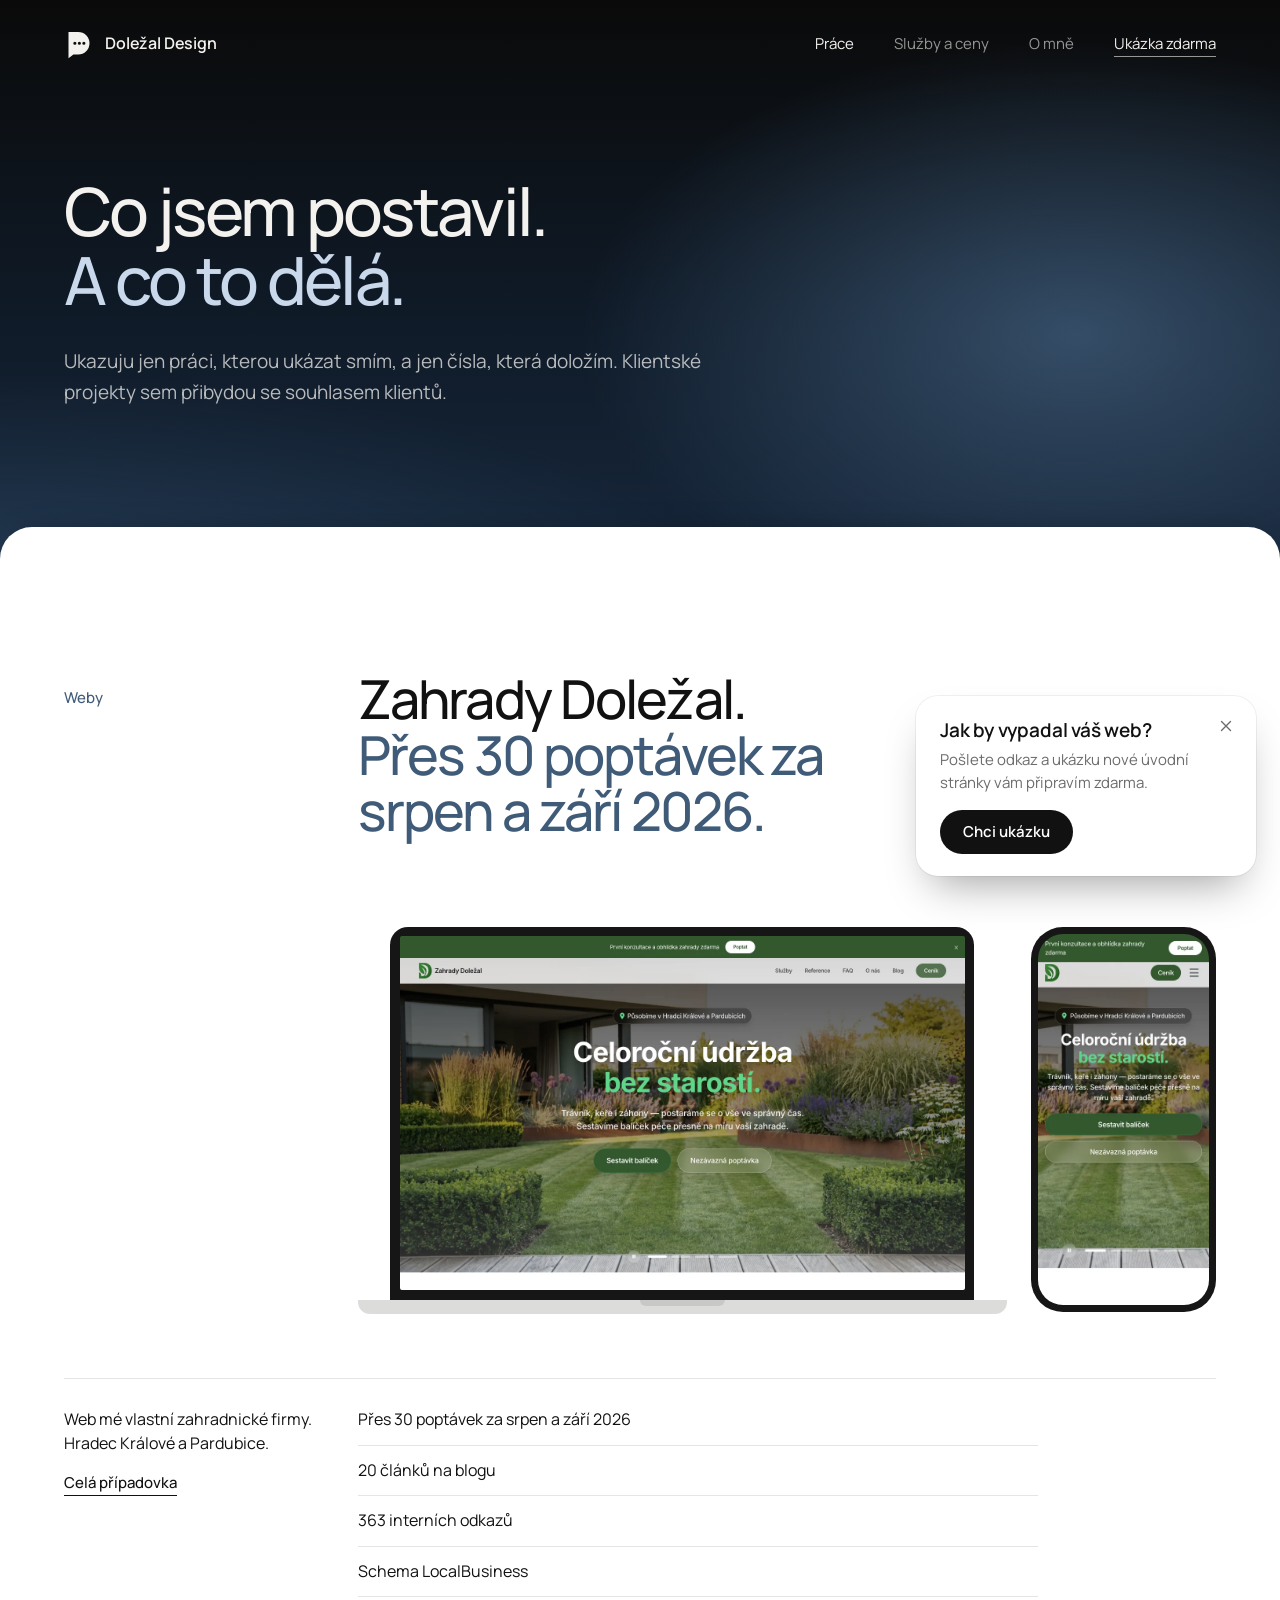
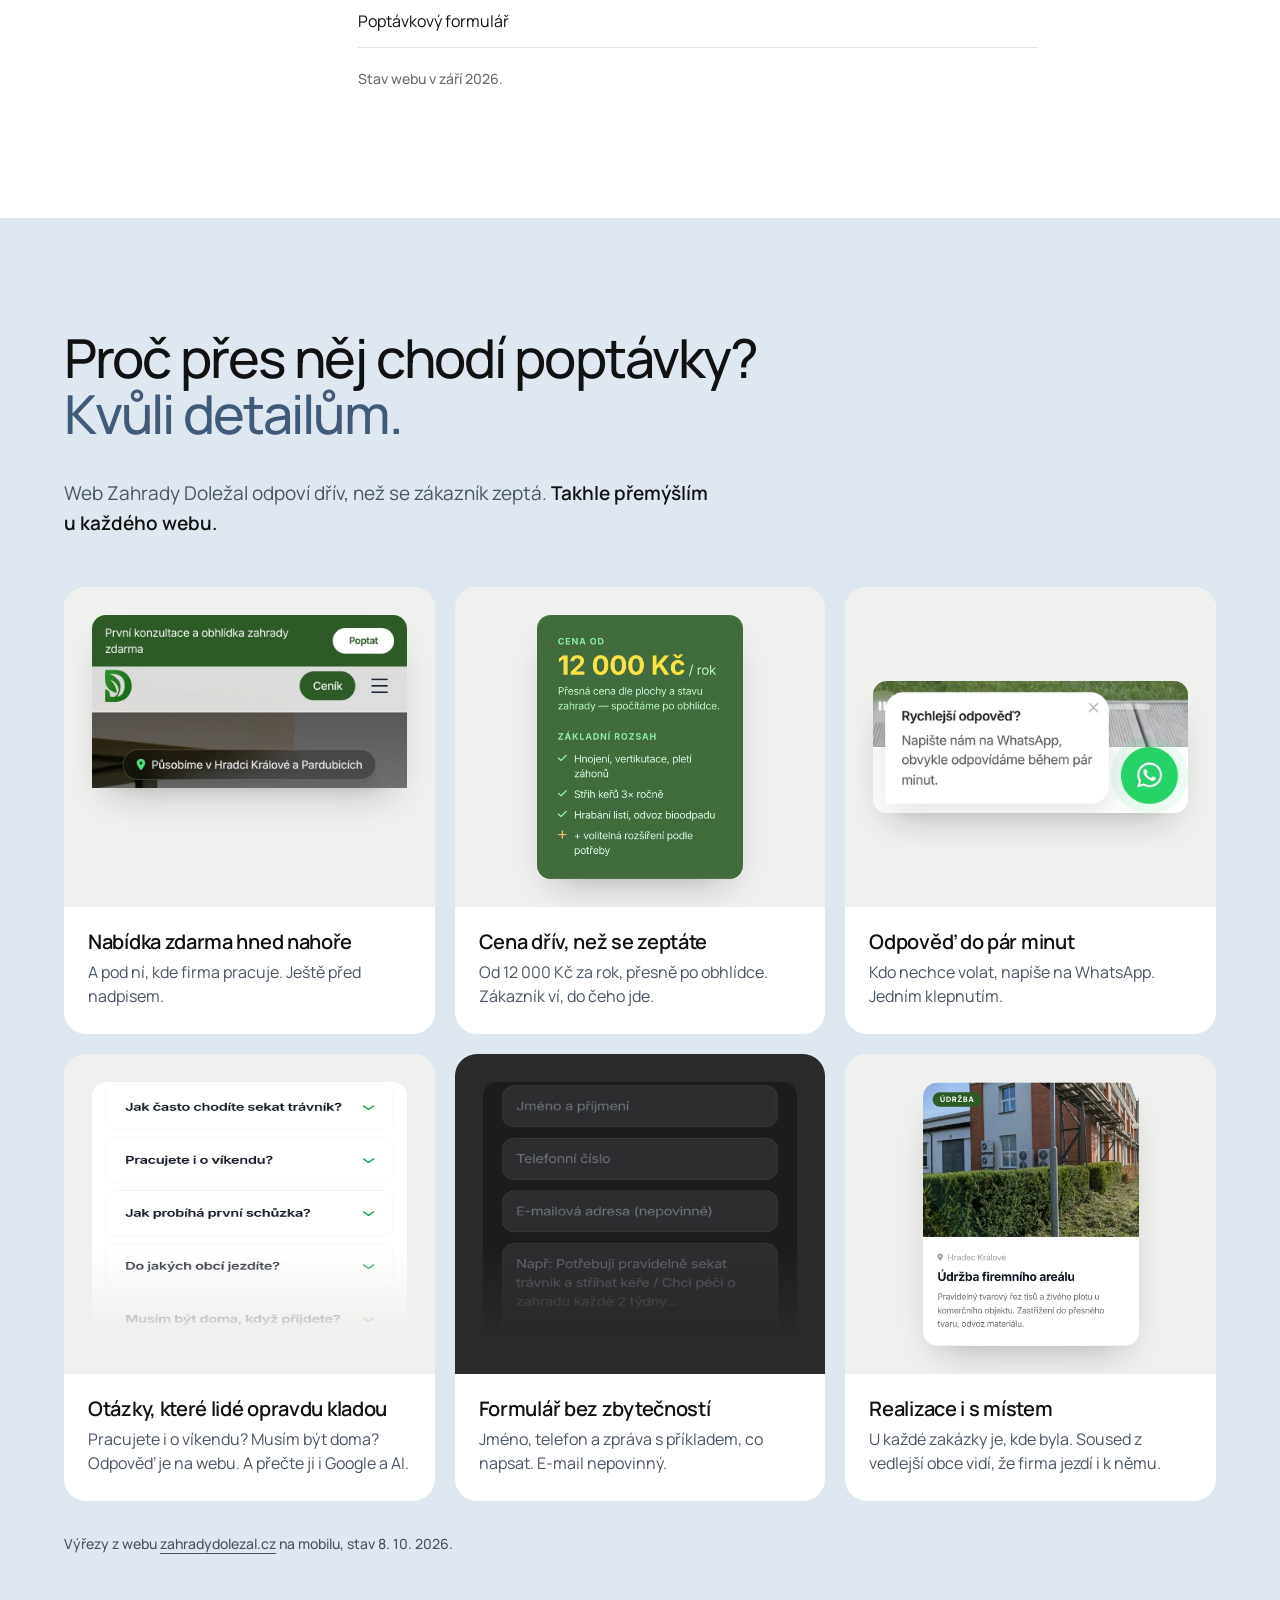
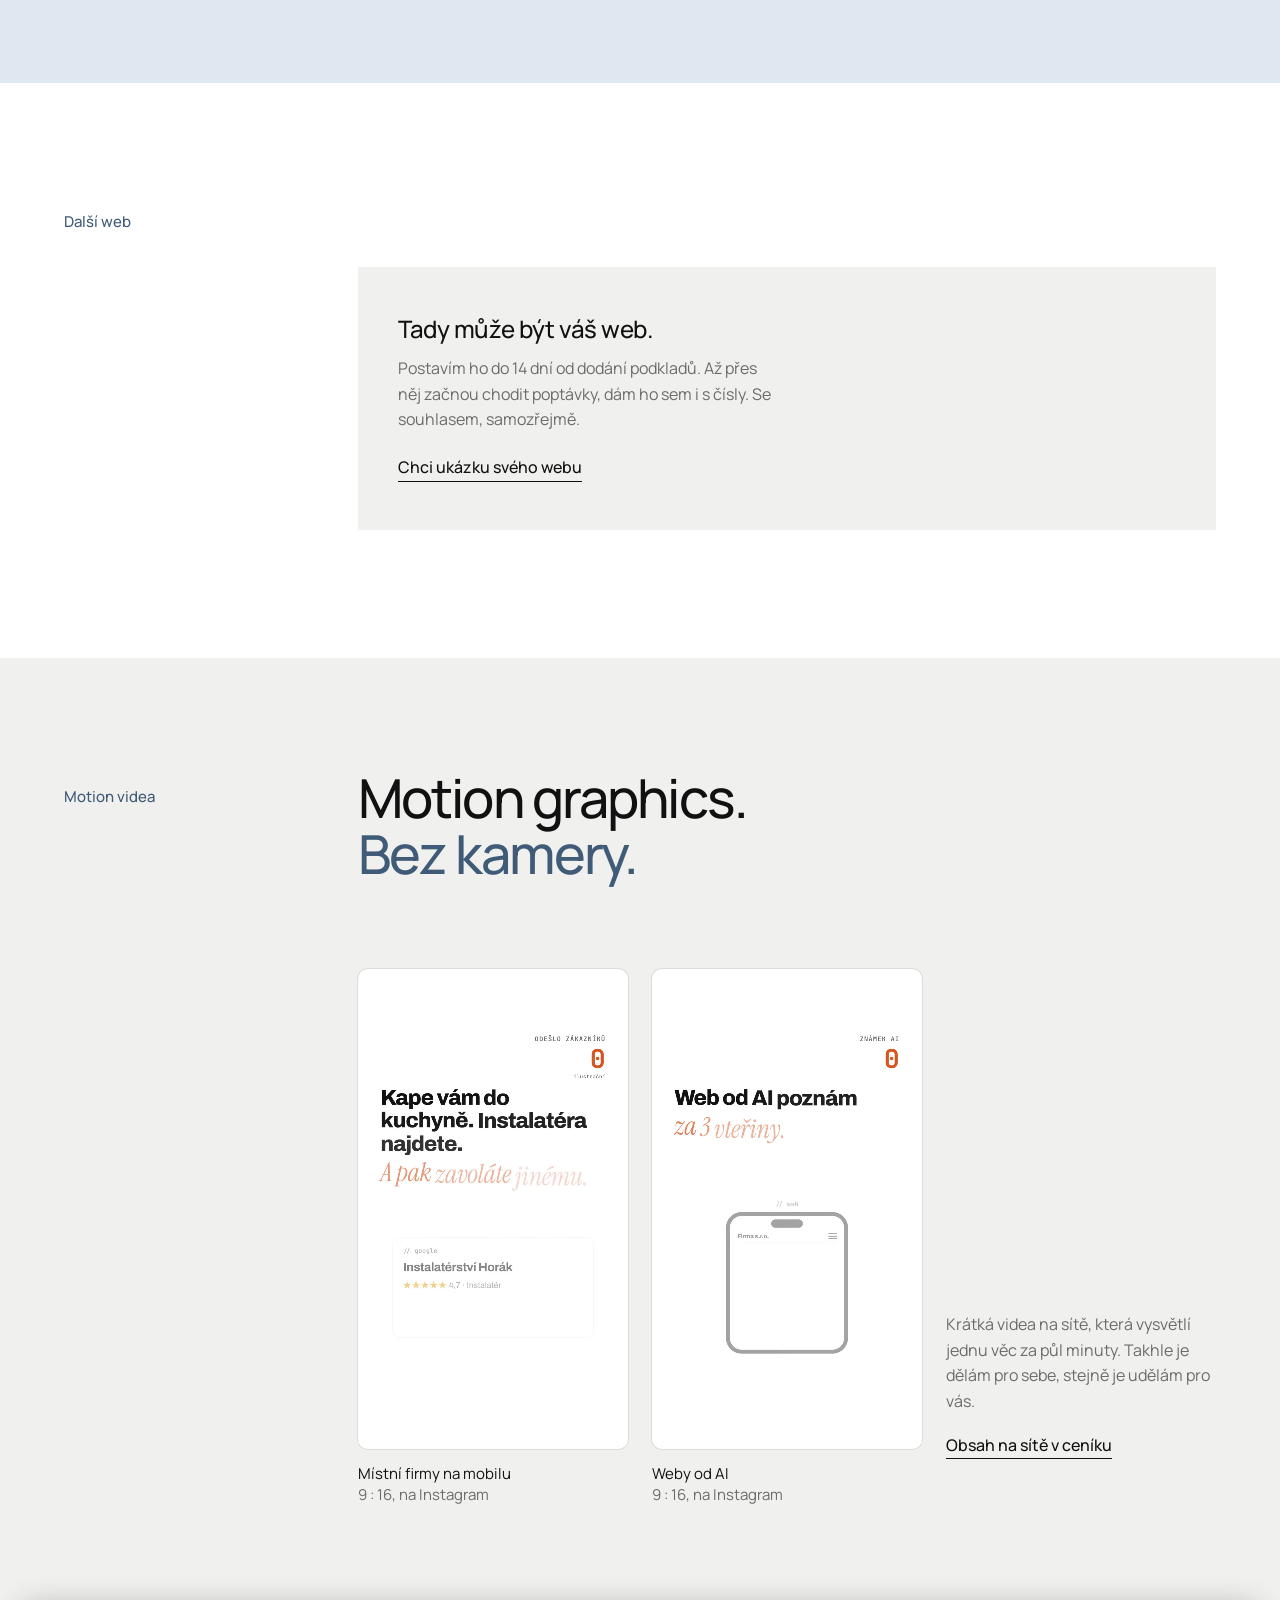
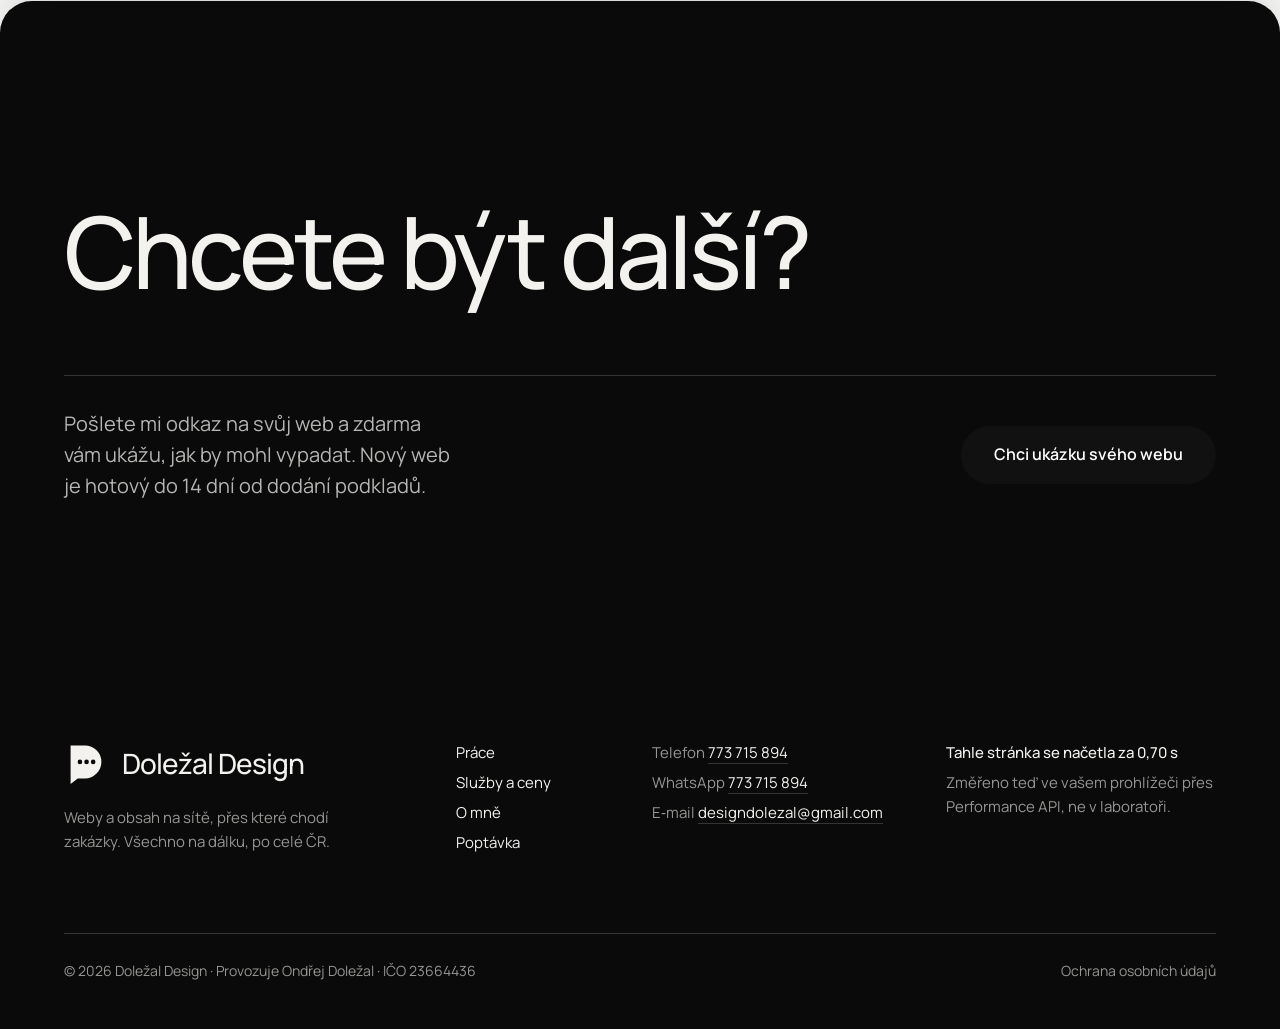
<file: prace/index.html>
<!doctype html>
<html lang="cs">
<head>
  <meta charset="utf-8">
  <meta name="robots" content="noindex, nofollow">
  <meta name="viewport" content="width=device-width, initial-scale=1">
  <title>Práce — ukázky webů a videí | Doležal Design</title>
  <meta name="description" content="Ukázky práce Doležal Design: web zahradydolezal.cz s poptávkovým formulářem a SEO, krátká motion graphics videa na sociální sítě.">
  <link rel="canonical" href="https://dolezaldesign.cz/prace/">
  <meta property="og:type" content="website">
  <meta property="og:locale" content="cs_CZ">
  <meta property="og:site_name" content="Doležal Design">
  <meta property="og:title" content="Práce — ukázky webů a videí | Doležal Design">
  <meta property="og:description" content="Ukázky práce Doležal Design: web zahradydolezal.cz s poptávkovým formulářem a SEO, krátká motion graphics videa na sociální sítě.">
  <meta property="og:url" content="https://dolezaldesign.cz/prace/">
  <meta property="og:image" content="https://dolezaldesign.cz/assets/img/prace/ciste/zd-desktop.webp">
  <meta name="theme-color" content="#0a0a0a">
  <link rel="icon" href="data:image/svg+xml,%3Csvg xmlns='http://www.w3.org/2000/svg' viewBox='0 0 40 40'%3E%3Crect width='40' height='40' rx='9' fill='%23111'/%3E%3Cpath transform='translate(4.4 3.2) scale(.78)' fill='%23fff' fill-rule='evenodd' d='M6 4h13a15 15 0 0 1 0 30h-6.5L6 39ZM12.4 19a2.1 2.1 0 1 0 4.2 0a2.1 2.1 0 1 0-4.2 0ZM18.4 19a2.1 2.1 0 1 0 4.2 0a2.1 2.1 0 1 0-4.2 0ZM24.4 19a2.1 2.1 0 1 0 4.2 0a2.1 2.1 0 1 0-4.2 0Z'/%3E%3C/svg%3E">

  <link rel="preload" href="../assets/fonts/Manrope-Variable-latin.woff2" as="font" type="font/woff2" crossorigin>
  <link rel="stylesheet" href="../assets/css/tokens.css?v=202610151749">
  <link rel="stylesheet" href="../assets/css/main.css?v=202610151749">
  <script>document.documentElement.classList.add('js')</script>
  <script src="../assets/js/main.js?v=202610151749" defer></script>

  <script type="application/ld+json">
{
    "@context": "https://schema.org",
    "@graph": [
      {
        "@type": "BreadcrumbList",
        "itemListElement": [
          {
            "@type": "ListItem",
            "position": 1,
            "name": "Úvod",
            "item": "https://dolezaldesign.cz/"
          },
          {
            "@type": "ListItem",
            "position": 2,
            "name": "Práce",
            "item": "https://dolezaldesign.cz/prace/"
          }
        ]
      }
    ]
  }
  </script>
</head>
<body>
  <a class="skip" href="#obsah">Přeskočit na obsah</a>

  <header class="top" data-header>
    <div class="wrap top__in">
      <a class="logo" href="../" aria-label="Doležal Design, úvod"><svg class="logo__mk" viewBox="0 0 40 40" aria-hidden="true" focusable="false"><path fill="currentColor" fill-rule="evenodd" d="M6 4h13a15 15 0 0 1 0 30h-6.5L6 39ZM12.4 19a2.1 2.1 0 1 0 4.2 0a2.1 2.1 0 1 0-4.2 0ZM18.4 19a2.1 2.1 0 1 0 4.2 0a2.1 2.1 0 1 0-4.2 0ZM24.4 19a2.1 2.1 0 1 0 4.2 0a2.1 2.1 0 1 0-4.2 0Z"/></svg>Doležal Design</a>
      <nav class="top__nav" id="menu" aria-label="Hlavní">
        <ul>
          <li><a href="../prace/" aria-current="page">Práce</a></li>
          <li><a href="../sluzby-a-ceny/">Služby a&nbsp;ceny</a></li>
          <li><a href="../o-mne/">O&nbsp;mně</a></li>
          <li class="top__cta"><a href="../ukazka/">Ukázka zdarma</a></li>
        </ul>
      </nav>
      <button class="menu-btn" type="button" aria-expanded="false" aria-controls="menu" data-menu-btn><span data-menu-label>Menu</span></button>
    </div>
  </header>

  <main id="obsah">
    <section class="head head--noc" aria-labelledby="page-title">
      <div class="wrap grid">
        <div class="content content--full head__main">
          <h1 class="head__title" id="page-title">Co jsem postavil. <i>A&nbsp;co to dělá.</i></h1>
          <p class="head__lead">Ukazuju jen práci, kterou ukázat smím, a&nbsp;jen čísla, která doložím. Klientské projekty sem přibydou se souhlasem klientů.</p>
        </div>
      </div>
    </section>

    <section class="sheet sheet--paper sheet--break" id="weby" aria-labelledby="weby-title">
      <div class="wrap grid">
        <p class="label label--side">Weby</p>
        <div class="content">
          <h2 class="h2" id="weby-title" data-reveal>Zahrady Doležal. <i>Přes 30 poptávek za srpen a&nbsp;září 2026.</i></h2>
          <figure class="pair" data-reveal>
            <a class="laptop" href="../prace/zahrady-dolezal/" aria-label="Případovka Zahrady Doležal">
              <span class="laptop__lid"><img src="../assets/img/prace/ciste/zd-desktop.webp" width="1440" height="900" alt="Úvodní stránka webu Zahrady Doležal na počítači" loading="lazy" decoding="async"></span>
              <span class="laptop__base" aria-hidden="true"></span>
            </a>
            <div class="pair__phone" aria-hidden="true">
              <div class="mini-phone"><img src="../assets/img/prace/ciste/zd-mobil.webp" width="390" height="844" alt="" loading="lazy" decoding="async"></div>
            </div>
          </figure>
        </div>
        <div class="grid caption" data-reveal>
          <div class="caption__name">
            <p class="caption__desc">Web mé vlastní zahradnické firmy. Hradec Králové a&nbsp;Pardubice.</p>
            <p class="caption__links"><a class="link" href="../prace/zahrady-dolezal/">Celá případovka</a></p>
          </div>
          <div class="content caption__body">
            <ul class="ticks" aria-label="Co web obsahuje">
              <li>Přes 30 poptávek za srpen a&nbsp;září 2026</li>
              <li>20 článků na blogu</li>
              <li>363 interních odkazů</li>
              <li>Schema LocalBusiness</li>
              <li>Poptávkový formulář</li>
            </ul>
            <p class="caption__src">Stav webu v&nbsp;září 2026.</p>
          </div>
        </div>
      </div>
    </section>

    <section class="sheet sheet--sky" id="detaily" aria-labelledby="detaily-title">
      <div class="wrap grid">
        <div class="content content--full">
          <h2 class="h2" id="detaily-title" data-reveal>Proč přes něj chodí poptávky? <i>Kvůli detailům.</i></h2>
          <p class="text">Web Zahrady Doležal odpoví dřív, než se zákazník zeptá. <em>Takhle přemýšlím u&nbsp;každého webu.</em></p>
          <ul class="b-grid">
            <li class="b-tile"><div class="b-shot b-shot--top"><img src="../assets/img/prace/detaily/nahore.webp" width="780" height="430" alt="Lišta s nabídkou první konzultace zdarma a místem působení" loading="lazy" decoding="async"></div><p class="b-text"><b>Nabídka zdarma hned nahoře</b><span>A pod ní, kde firma pracuje. Ještě před nadpisem.</span></p></li>
            <li class="b-tile"><div class="b-shot"><img src="../assets/img/prace/detaily/cena.webp" width="780" height="1004" alt="Cena od 12 000 Kč za rok se základním rozsahem" loading="lazy" decoding="async"></div><p class="b-text"><b>Cena dřív, než se zeptáte</b><span>Od 12 000 Kč za rok, přesně po obhlídce. Zákazník ví, do čeho jde.</span></p></li>
            <li class="b-tile"><div class="b-shot"><img src="../assets/img/prace/detaily/whatsapp.webp" width="780" height="327" alt="Bublina WhatsApp: obvykle odpovídáme během pár minut" loading="lazy" decoding="async"></div><p class="b-text"><b>Odpověď do pár minut</b><span>Kdo nechce volat, napíše na WhatsApp. Jedním klepnutím.</span></p></li>
            <li class="b-tile"><div class="b-shot b-shot--top b-shot--fade"><img src="../assets/img/prace/detaily/otazky.webp" width="780" height="897" alt="Časté otázky: sekání trávníku, víkendy, první schůzka" loading="lazy" decoding="async"></div><p class="b-text"><b>Otázky, které lidé opravdu kladou</b><span>Pracujete i o víkendu? Musím být doma? Odpověď je na webu. A přečte ji i Google a AI.</span></p></li>
            <li class="b-tile"><div class="b-shot b-shot--top b-shot--fade b-shot--dark"><img src="../assets/img/prace/detaily/formular.webp" width="780" height="783" alt="Formulář: jméno, telefon, nepovinný e-mail a zpráva s příkladem" loading="lazy" decoding="async"></div><p class="b-text"><b>Formulář bez zbytečností</b><span>Jméno, telefon a zpráva s příkladem, co napsat. E-mail nepovinný.</span></p></li>
            <li class="b-tile"><div class="b-shot"><img src="../assets/img/prace/detaily/realizace.webp" width="780" height="954" alt="Realizace: údržba firemního areálu v Hradci Králové" loading="lazy" decoding="async"></div><p class="b-text"><b>Realizace i s místem</b><span>U každé zakázky je, kde byla. Soused z vedlejší obce vidí, že firma jezdí i k němu.</span></p></li>
          </ul>
          <p class="b-src">Výřezy z&nbsp;webu <a href="https://zahradydolezal.cz/">zahradydolezal.cz</a> na mobilu, stav 8.&nbsp;10.&nbsp;2026.</p>
        </div>
      </div>
    </section>

    <section class="sheet sheet--paper" aria-labelledby="dalsi-title">
      <div class="wrap grid">
        <p class="label label--side">Další web</p>
        <div class="content">
          <div class="slot" data-reveal>
            <div class="slot__copy">
              <h2 class="slot__title" id="dalsi-title">Tady může být váš web.</h2>
              <p>Postavím ho do&nbsp;14&nbsp;dní od&nbsp;dodání podkladů. Až přes něj začnou chodit poptávky, dám ho sem i&nbsp;s&nbsp;čísly. Se souhlasem, samozřejmě.</p>
              <a class="link" href="../ukazka/">Chci ukázku svého webu</a>
            </div>

          </div>
        </div>
      </div>
    </section>

    <section class="sheet sheet--sand" id="motion" aria-labelledby="motion-title">
      <div class="wrap grid">
        <p class="label label--side">Motion videa</p>
        <div class="content">
          <h2 class="h2" id="motion-title" data-reveal>Motion graphics. <i>Bez kamery.</i></h2>
          <div class="reels" data-reveal>
            <figure class="reel">
              <video data-reel muted loop playsinline preload="none" poster="../assets/video/remeslnik-na-mobilu.webp" width="540" height="960" aria-label="Video: Kape vám do kuchyně. Instalatéra najdete. A pak zavoláte jinému.">
                <source src="../assets/video/remeslnik-na-mobilu.webm" type="video/webm">
                <source src="../assets/video/remeslnik-na-mobilu.mp4" type="video/mp4">
              </video>
              <figcaption>Místní firmy na mobilu <span>9&nbsp;:&nbsp;16, na Instagram</span></figcaption>
            </figure>
            <figure class="reel">
              <video data-reel muted loop playsinline preload="none" poster="../assets/video/web-od-ai.webp" width="540" height="960" aria-label="Video: Web od AI poznám za 3 vteřiny.">
                <source src="../assets/video/web-od-ai.webm" type="video/webm">
                <source src="../assets/video/web-od-ai.mp4" type="video/mp4">
              </video>
              <figcaption>Weby od AI <span>9&nbsp;:&nbsp;16, na Instagram</span></figcaption>
            </figure>
            <div class="reels__text">
              <p>Krátká videa na sítě, která vysvětlí jednu věc za půl minuty. Takhle je dělám pro sebe, stejně je udělám pro vás.</p>
              <a class="link" href="../sluzby-a-ceny/#obsah-na-site">Obsah na sítě v&nbsp;ceníku</a>
            </div>
          </div>
        </div>
      </div>
    </section>

    <section class="sheet sheet--night sheet--break end" aria-labelledby="end-title">
      <div class="wrap">
        <h2 class="end__title" id="end-title" data-reveal>Chcete být další?</h2>
        <div class="end__row">
          <div class="end__copy">
            <p class="end__text">Pošlete mi odkaz na svůj web a&nbsp;zdarma vám ukážu, jak by mohl vypadat. Nový web je hotový do&nbsp;14&nbsp;dní od&nbsp;dodání podkladů.</p>
          </div>
          <div class="end__actions">
            <a class="btn" href="../ukazka/">Chci ukázku svého webu</a>
          </div>
        </div>
      </div>
    </section>
  </main>

  <footer class="foot">
    <div class="wrap foot__grid">
      <div class="foot__brand">
        <a class="foot__logo" href="../"><svg class="foot__mk" viewBox="0 0 40 40" aria-hidden="true" focusable="false"><path fill="currentColor" fill-rule="evenodd" d="M6 4h13a15 15 0 0 1 0 30h-6.5L6 39ZM12.4 19a2.1 2.1 0 1 0 4.2 0a2.1 2.1 0 1 0-4.2 0ZM18.4 19a2.1 2.1 0 1 0 4.2 0a2.1 2.1 0 1 0-4.2 0ZM24.4 19a2.1 2.1 0 1 0 4.2 0a2.1 2.1 0 1 0-4.2 0Z"/></svg>Doležal Design</a>
        <p>Weby a&nbsp;obsah na sítě, přes které chodí zakázky. Všechno na&nbsp;dálku, po&nbsp;celé ČR.</p>
      </div>
      <nav class="foot__nav" aria-label="Patička">
        <ul>
          <li><a href="../prace/">Práce</a></li>
          <li><a href="../sluzby-a-ceny/">Služby a&nbsp;ceny</a></li>
          <li><a href="../o-mne/">O&nbsp;mně</a></li>
          <li><a href="../poptavka/">Poptávka</a></li>
        </ul>
      </nav>
      <ul class="foot__contact">
        <li>Telefon <a href="tel:+420773715894">773&nbsp;715&nbsp;894</a></li>
        <li>WhatsApp <a href="https://wa.me/420773715894" rel="noopener">773&nbsp;715&nbsp;894</a></li>
        <li>E&#8209;mail <a href="mailto:designdolezal@gmail.com">designdolezal@gmail.com</a></li>
      </ul>
      <div class="foot__meter" aria-live="polite">
        <p class="foot__time">Tahle stránka se načetla za <span data-loadtime>—</span>&nbsp;s</p>
        <p>Změřeno teď ve vašem prohlížeči přes Performance API, ne v&nbsp;laboratoři.</p>
      </div>
      <div class="foot__base">
        <p>© 2026 Doležal Design · Provozuje Ondřej Doležal · IČO&nbsp;23664436</p>
        <a href="../ochrana-osobnich-udaju/">Ochrana osobních údajů</a>
      </div>
    </div>
  </footer>

  <aside class="cookie-bar" data-cookie-bar aria-label="Souhlas s měřením návštěvnosti">
    <p>Měřím návštěvnost přes Google Analytics, abych věděl, co na webu funguje. Bez souhlasu se nespustí nic. Víc v&nbsp;<a href="../ochrana-osobnich-udaju/">ochraně osobních údajů</a>.</p>
    <div class="cookie-bar__actions">
      <button class="btn btn--light btn--sm" type="button" data-cookie-accept>Souhlasím</button>
      <button class="btn btn--ghost btn--sm" type="button" data-cookie-decline>Odmítnout</button>
    </div>
  </aside>
</body>
</html>
</file>
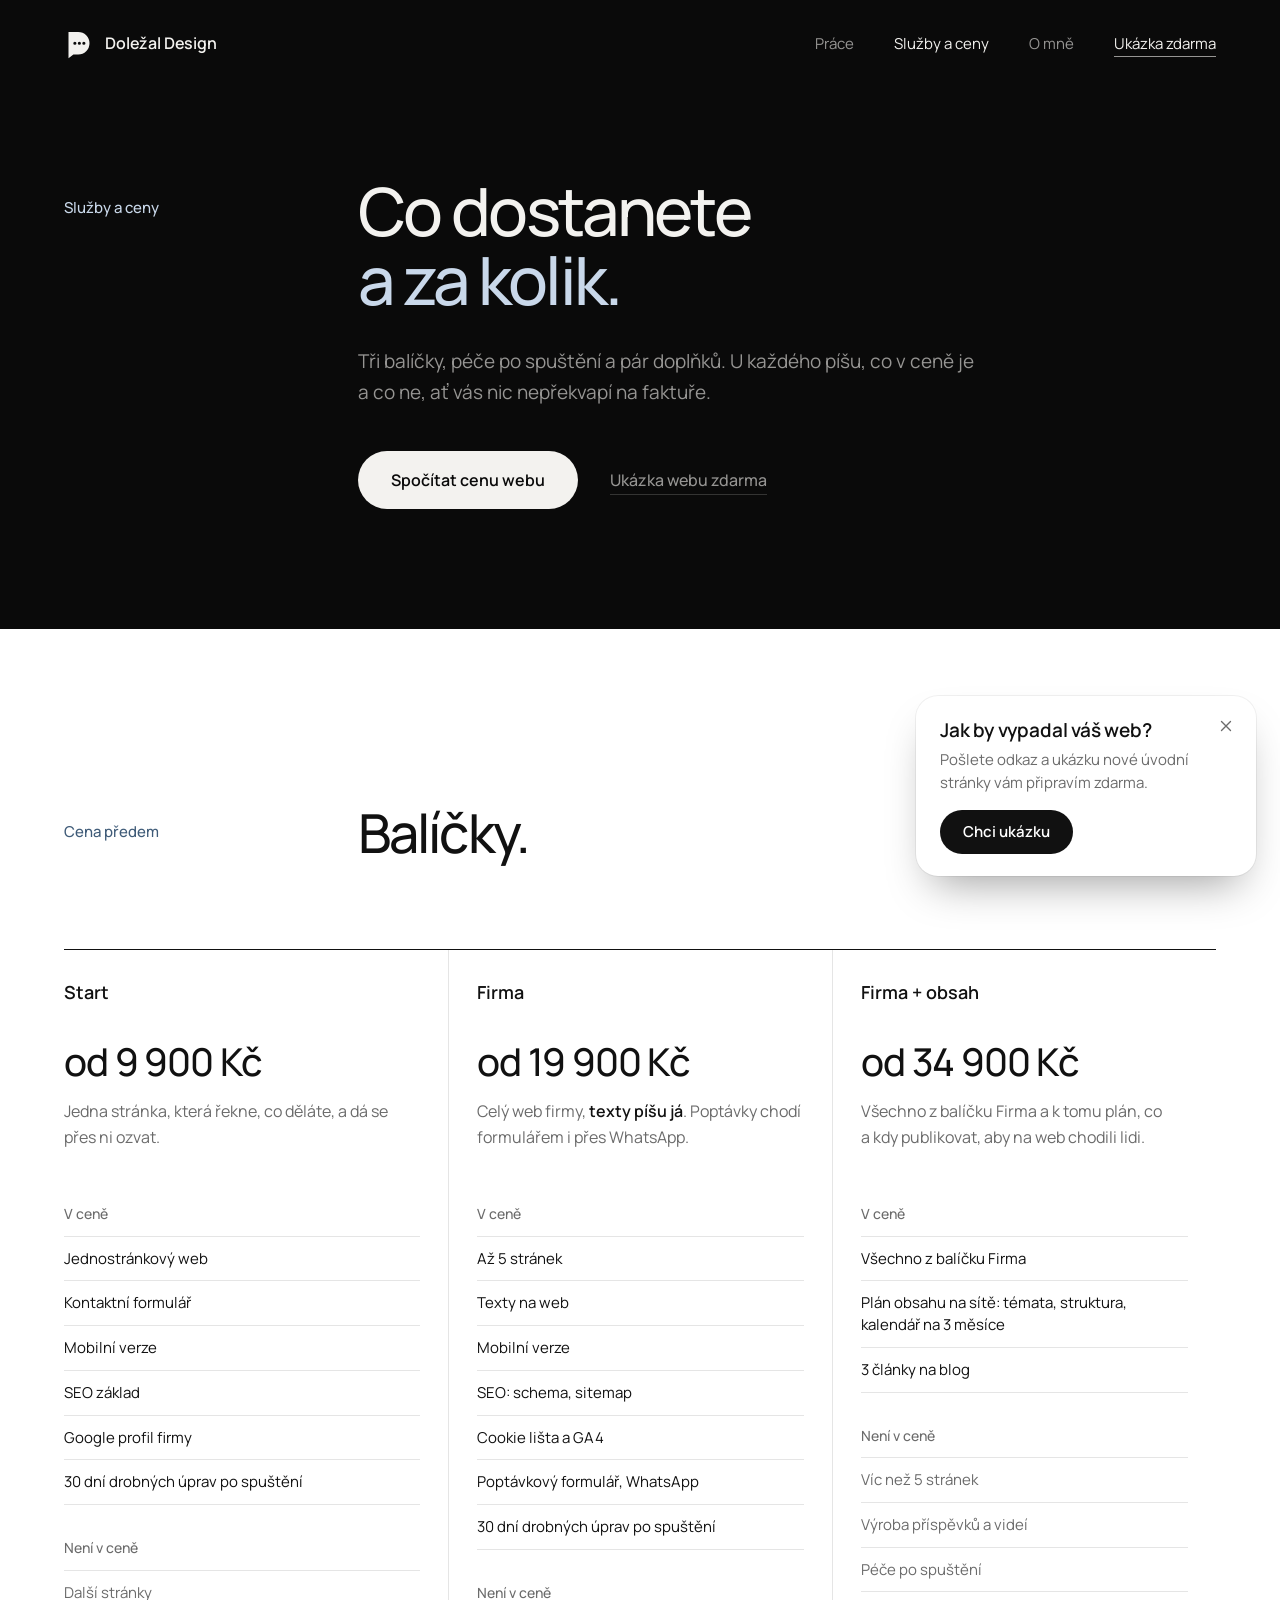
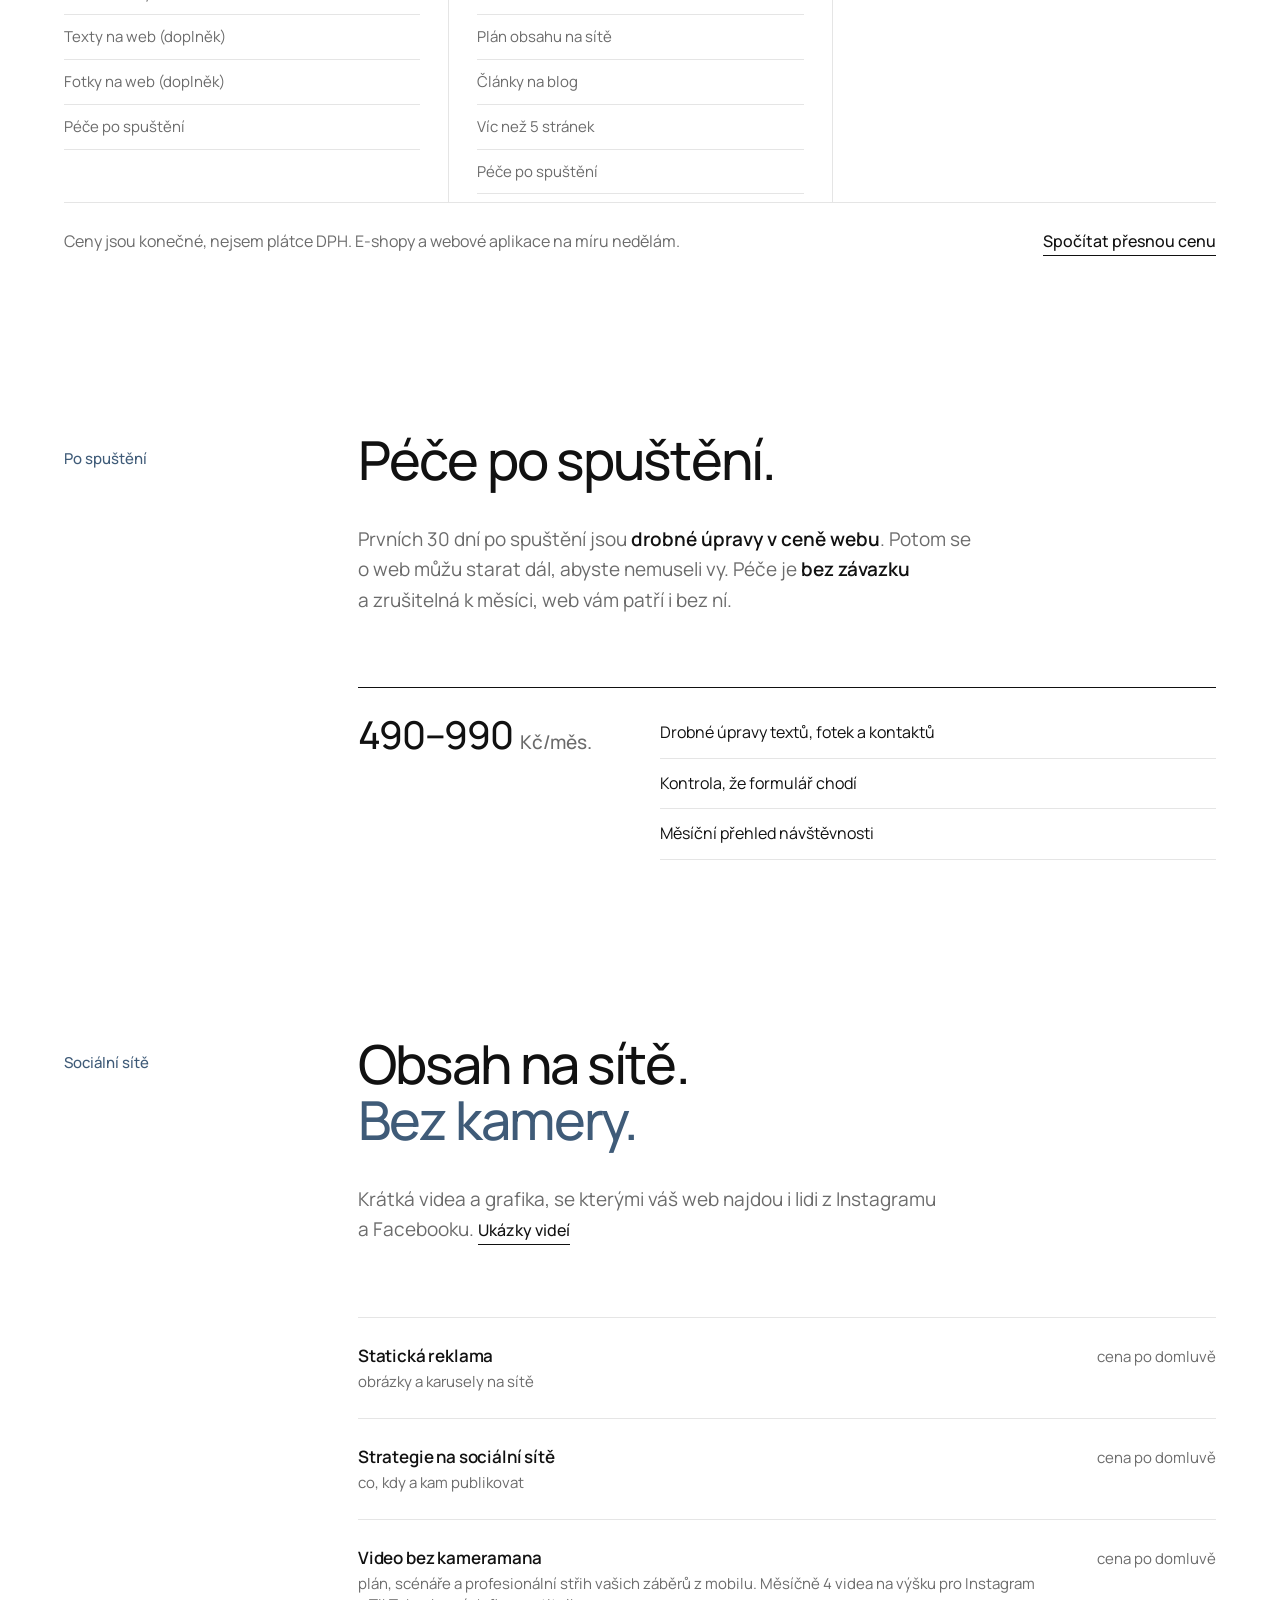
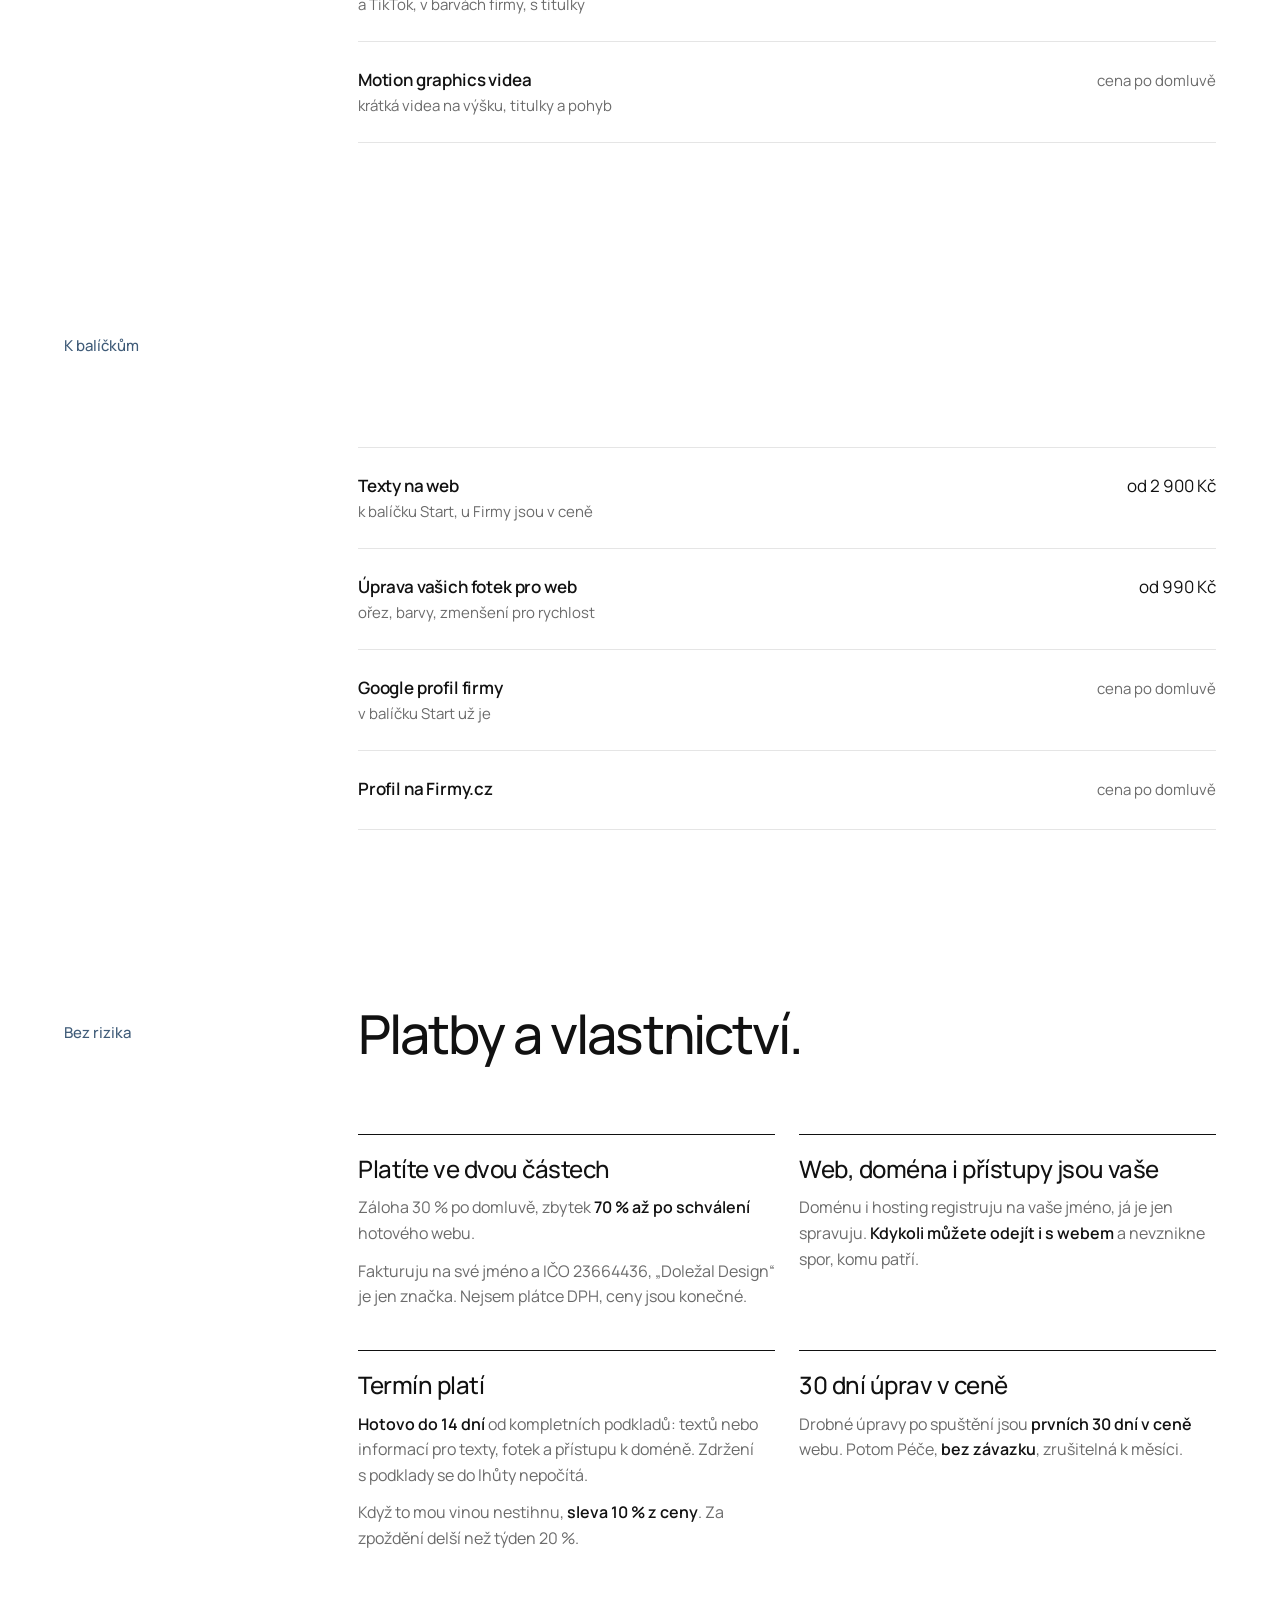
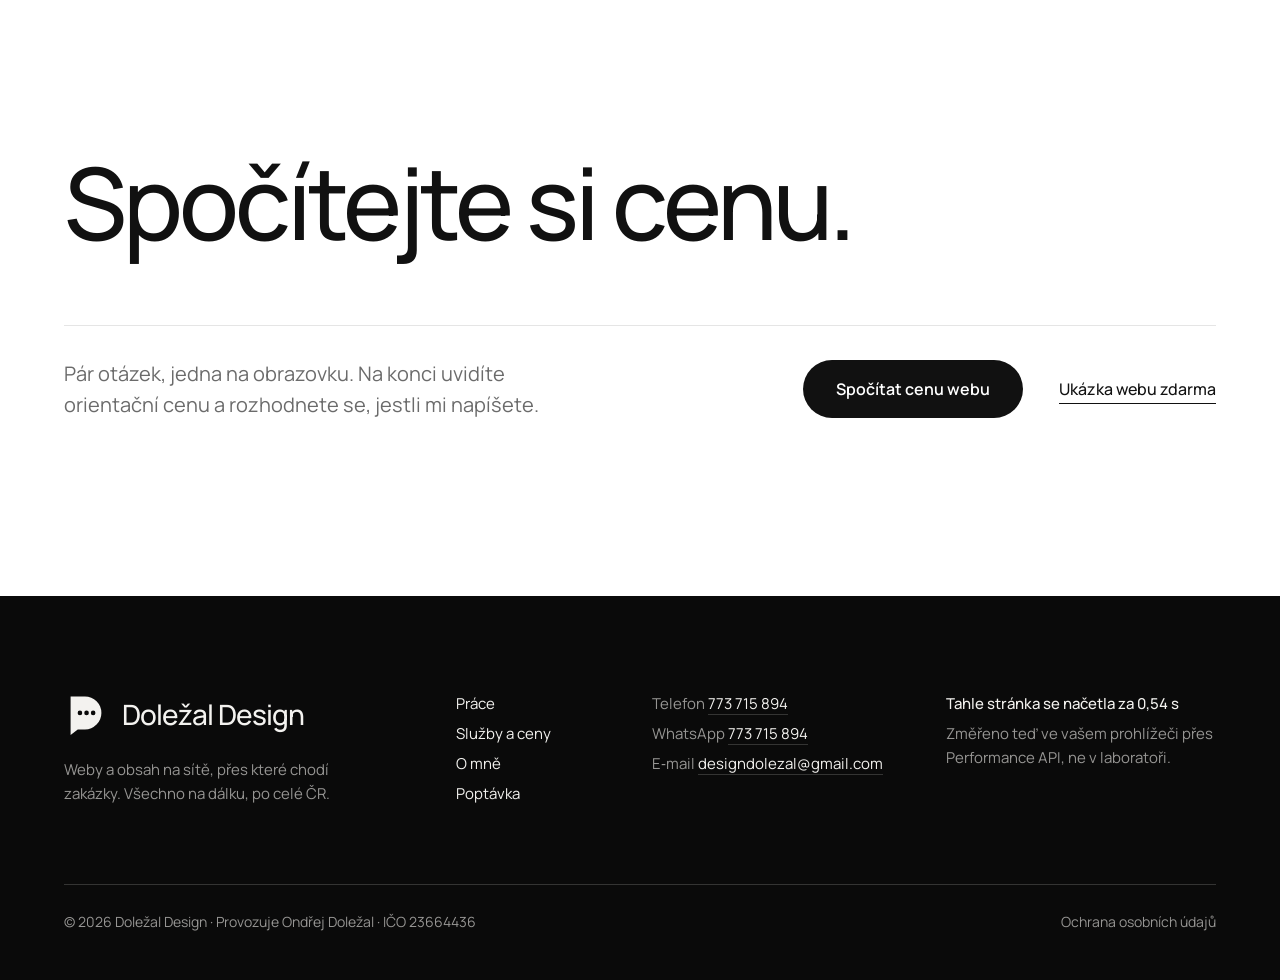
<file: sluzby-a-ceny/index.html>
<!doctype html>
<html lang="cs">
<head>
  <meta charset="utf-8">
  <meta name="robots" content="noindex, nofollow">
  <meta name="viewport" content="width=device-width, initial-scale=1">
  <title>Služby a ceny webů — Start, Firma, Firma + obsah | Doležal Design</title>
  <meta name="description" content="Ceny webů pro řemeslníky a lokální firmy: Start od 9 900 Kč, Firma od 19 900 Kč, Firma + obsah od 34 900 Kč. Co je v ceně, co ne, péče po spuštění a doplňky.">
  <link rel="canonical" href="https://dolezaldesign.cz/sluzby-a-ceny/">
  <meta property="og:type" content="website">
  <meta property="og:locale" content="cs_CZ">
  <meta property="og:site_name" content="Doležal Design">
  <meta property="og:title" content="Služby a ceny webů — Start, Firma, Firma + obsah | Doležal Design">
  <meta property="og:description" content="Ceny webů pro řemeslníky a lokální firmy: Start od 9 900 Kč, Firma od 19 900 Kč, Firma + obsah od 34 900 Kč. Co je v ceně, co ne, péče po spuštění a doplňky.">
  <meta property="og:url" content="https://dolezaldesign.cz/sluzby-a-ceny/">
  <meta property="og:image" content="https://dolezaldesign.cz/assets/img/prace/ciste/zd-desktop.webp">
  <meta name="theme-color" content="#0a0a0a">
  <link rel="icon" href="data:image/svg+xml,%3Csvg xmlns='http://www.w3.org/2000/svg' viewBox='0 0 40 40'%3E%3Crect width='40' height='40' rx='9' fill='%23111'/%3E%3Cpath transform='translate(4.4 3.2) scale(.78)' fill='%23fff' fill-rule='evenodd' d='M6 4h13a15 15 0 0 1 0 30h-6.5L6 39ZM12.4 19a2.1 2.1 0 1 0 4.2 0a2.1 2.1 0 1 0-4.2 0ZM18.4 19a2.1 2.1 0 1 0 4.2 0a2.1 2.1 0 1 0-4.2 0ZM24.4 19a2.1 2.1 0 1 0 4.2 0a2.1 2.1 0 1 0-4.2 0Z'/%3E%3C/svg%3E">

  <link rel="preload" href="../assets/fonts/Manrope-Variable-latin.woff2" as="font" type="font/woff2" crossorigin>
  <link rel="stylesheet" href="../assets/css/tokens.css?v=202610151749">
  <link rel="stylesheet" href="../assets/css/main.css?v=202610151749">
  <script>document.documentElement.classList.add('js')</script>
  <script src="../assets/js/main.js?v=202610151749" defer></script>

  <script type="application/ld+json">
{
    "@context": "https://schema.org",
    "@graph": [
      {
        "@type": "BreadcrumbList",
        "itemListElement": [
          {
            "@type": "ListItem",
            "position": 1,
            "name": "Úvod",
            "item": "https://dolezaldesign.cz/"
          },
          {
            "@type": "ListItem",
            "position": 2,
            "name": "Služby a ceny",
            "item": "https://dolezaldesign.cz/sluzby-a-ceny/"
          }
        ]
      }
    ]
  }
  </script>
</head>
<body>
  <a class="skip" href="#obsah">Přeskočit na obsah</a>

  <header class="top" data-header>
    <div class="wrap top__in">
      <a class="logo" href="../" aria-label="Doležal Design, úvod"><svg class="logo__mk" viewBox="0 0 40 40" aria-hidden="true" focusable="false"><path fill="currentColor" fill-rule="evenodd" d="M6 4h13a15 15 0 0 1 0 30h-6.5L6 39ZM12.4 19a2.1 2.1 0 1 0 4.2 0a2.1 2.1 0 1 0-4.2 0ZM18.4 19a2.1 2.1 0 1 0 4.2 0a2.1 2.1 0 1 0-4.2 0ZM24.4 19a2.1 2.1 0 1 0 4.2 0a2.1 2.1 0 1 0-4.2 0Z"/></svg>Doležal Design</a>
      <nav class="top__nav" id="menu" aria-label="Hlavní">
        <ul>
          <li><a href="../prace/">Práce</a></li>
          <li><a href="../sluzby-a-ceny/" aria-current="page">Služby a&nbsp;ceny</a></li>
          <li><a href="../o-mne/">O&nbsp;mně</a></li>
          <li class="top__cta"><a href="../ukazka/">Ukázka zdarma</a></li>
        </ul>
      </nav>
      <button class="menu-btn" type="button" aria-expanded="false" aria-controls="menu" data-menu-btn><span data-menu-label>Menu</span></button>
    </div>
  </header>

  <main id="obsah">
    <section class="head" aria-labelledby="page-title">
      <div class="wrap grid">
        <p class="label label--side">Služby a&nbsp;ceny</p>
        <div class="content head__main">
          <h1 class="head__title" id="page-title">Co dostanete <i>a&nbsp;za kolik.</i></h1>
          <p class="head__lead">Tři balíčky, péče po spuštění a&nbsp;pár doplňků. U&nbsp;každého píšu, co v&nbsp;ceně je a&nbsp;co ne, ať vás nic nepřekvapí na faktuře.</p>
          <div class="head__actions">
            <a class="btn btn--light" href="../poptavka/">Spočítat cenu webu</a>
            <a class="link link--dim" href="../ukazka/">Ukázka webu zdarma</a>
          </div>
        </div>
      </div>
    </section>

    <section class="sec" aria-labelledby="balicky-title">
      <div class="wrap grid">
        <p class="label label--side">Cena předem</p>
        <div class="content">
          <h2 class="h2" id="balicky-title" data-reveal>Balíčky.</h2>
        </div>
        <div class="pkgs" data-reveal>
          <article class="pkg" aria-labelledby="pkg-start">
            <h3 id="pkg-start">Start</h3>
            <p class="pkg__price">od 9&nbsp;900&nbsp;Kč</p>
            <p class="pkg__for">Jedna stránka, která řekne, co děláte, a&nbsp;dá se přes ni ozvat.</p>
            <div class="pkg__lists">
              <p class="pkg__group">V&nbsp;ceně</p>
              <ul class="pkg__list">
                <li>Jednostránkový web</li>
                <li>Kontaktní formulář</li>
                <li>Mobilní verze</li>
                <li>SEO základ</li>
                <li>Google profil firmy</li>
                <li>30&nbsp;dní drobných úprav po spuštění</li>
              </ul>
              <p class="pkg__group">Není v&nbsp;ceně</p>
              <ul class="pkg__list pkg__list--no">
                <li>Další stránky</li>
                <li>Texty na web (doplněk)</li>
                <li>Fotky na web (doplněk)</li>
                <li>Péče po spuštění</li>
              </ul>
            </div>
          </article>
          <article class="pkg" aria-labelledby="pkg-firma">
            <h3 id="pkg-firma">Firma</h3>
            <p class="pkg__price">od 19&nbsp;900&nbsp;Kč</p>
            <p class="pkg__for">Celý web firmy, <em>texty píšu já</em>. Poptávky chodí formulářem i&nbsp;přes WhatsApp.</p>
            <div class="pkg__lists">
              <p class="pkg__group">V&nbsp;ceně</p>
              <ul class="pkg__list">
                <li>Až 5&nbsp;stránek</li>
                <li>Texty na web</li>
                <li>Mobilní verze</li>
                <li>SEO: schema, sitemap</li>
                <li>Cookie lišta a&nbsp;GA4</li>
                <li>Poptávkový formulář, WhatsApp</li>
                <li>30&nbsp;dní drobných úprav po spuštění</li>
              </ul>
              <p class="pkg__group">Není v&nbsp;ceně</p>
              <ul class="pkg__list pkg__list--no">
                <li>Plán obsahu na sítě</li>
                <li>Články na blog</li>
                <li>Víc než 5&nbsp;stránek</li>
                <li>Péče po spuštění</li>
              </ul>
            </div>
          </article>
          <article class="pkg" aria-labelledby="pkg-obsah">
            <h3 id="pkg-obsah">Firma + obsah</h3>
            <p class="pkg__price">od 34&nbsp;900&nbsp;Kč</p>
            <p class="pkg__for">Všechno z&nbsp;balíčku Firma a&nbsp;k&nbsp;tomu plán, co a&nbsp;kdy publikovat, aby na web chodili lidi.</p>
            <div class="pkg__lists">
              <p class="pkg__group">V&nbsp;ceně</p>
              <ul class="pkg__list">
                <li>Všechno z&nbsp;balíčku Firma</li>
                <li>Plán obsahu na sítě: témata, struktura, kalendář na 3&nbsp;měsíce</li>
                <li>3&nbsp;články na blog</li>
              </ul>
              <p class="pkg__group">Není v&nbsp;ceně</p>
              <ul class="pkg__list pkg__list--no">
                <li>Víc než 5&nbsp;stránek</li>
                <li>Výroba příspěvků a&nbsp;videí</li>
                <li>Péče po spuštění</li>
              </ul>
            </div>
          </article>
        </div>
        <div class="after">
          <p>Ceny jsou konečné, nejsem plátce DPH. E-shopy a&nbsp;webové aplikace na míru nedělám.</p>
          <p class="after__links"><a class="link" href="../poptavka/">Spočítat přesnou cenu</a></p>
        </div>
      </div>
    </section>

    <section class="sec" aria-labelledby="pece-title">
      <div class="wrap grid">
        <p class="label label--side">Po spuštění</p>
        <div class="content">
          <h2 class="h2" id="pece-title" data-reveal>Péče po spuštění.</h2>
          <p class="text" data-reveal>Prvních 30&nbsp;dní po spuštění jsou <em>drobné úpravy v&nbsp;ceně webu</em>. Potom se o&nbsp;web můžu starat dál, abyste nemuseli vy. Péče je <em>bez závazku</em> a&nbsp;zrušitelná k&nbsp;měsíci, web vám patří i&nbsp;bez ní.</p>
          <div class="care" data-reveal>
            <p class="care__price">490–990 <small>Kč/měs.</small></p>
            <div>
              <ul class="care__list">
                <li>Drobné úpravy textů, fotek a&nbsp;kontaktů</li>
                <li>Kontrola, že formulář chodí</li>
                <li>Měsíční přehled návštěvnosti</li>
              </ul>

            </div>
          </div>
        </div>
      </div>
    </section>

    <section class="sec" id="obsah-na-site" aria-labelledby="site-title">
      <div class="wrap grid">
        <p class="label label--side">Sociální sítě</p>
        <div class="content">
          <h2 class="h2" id="site-title" data-reveal>Obsah na sítě. <i>Bez kamery.</i></h2>
          <p class="text" data-reveal>Krátká videa a&nbsp;grafika, se kterými váš web najdou i&nbsp;lidi z&nbsp;Instagramu a&nbsp;Facebooku. <a class="link" href="../prace/#motion">Ukázky videí</a></p>
          <dl class="rows" data-reveal>
            <div><dt>Statická reklama <span>obrázky a&nbsp;karusely na sítě</span></dt><dd><span class="po">cena po domluvě</span></dd></div>
            <div><dt>Strategie na sociální sítě <span>co, kdy a&nbsp;kam publikovat</span></dt><dd><span class="po">cena po domluvě</span></dd></div>
            <div><dt>Video bez kameramana <span>plán, scénáře a&nbsp;profesionální střih vašich záběrů z&nbsp;mobilu. Měsíčně 4&nbsp;videa na výšku pro Instagram a&nbsp;TikTok, v&nbsp;barvách firmy, s&nbsp;titulky</span></dt><dd><span class="po">cena po domluvě</span></dd></div>
            <div><dt>Motion graphics videa <span>krátká videa na výšku, titulky a&nbsp;pohyb</span></dt><dd><span class="po">cena po domluvě</span></dd></div>
          </dl>
        </div>
      </div>
    </section>

    <section class="sec" aria-labelledby="doplnky-title">
      <div class="wrap grid">
        <p class="label label--side">K&nbsp;balíčkům</p>
        <div class="content">
          <h2 class="h2" id="doplnky-title" data-reveal>Doplňky.</h2>
          <dl class="rows" data-reveal>
            <div><dt>Texty na web <span>k&nbsp;balíčku Start, u&nbsp;Firmy jsou v&nbsp;ceně</span></dt><dd>od&nbsp;2&nbsp;900&nbsp;Kč</dd></div>
            <div><dt>Úprava vašich fotek pro web <span>ořez, barvy, zmenšení pro rychlost</span></dt><dd>od&nbsp;990&nbsp;Kč</dd></div>
            <div><dt>Google profil firmy <span>v&nbsp;balíčku Start už je</span></dt><dd><span class="po">cena po domluvě</span></dd></div>
            <div><dt>Profil na Firmy.cz</dt><dd><span class="po">cena po domluvě</span></dd></div>
          </dl>
        </div>
      </div>
    </section>

    <section class="sec" id="platby" aria-labelledby="platby-title">
      <div class="wrap grid">
        <p class="label label--side">Bez rizika</p>
        <div class="content">
          <h2 class="h2" id="platby-title" data-reveal>Platby a&nbsp;vlastnictví.</h2>
          <div class="facts" data-reveal>
            <div class="fact">
              <h3>Platíte ve dvou částech</h3>
              <p>Záloha 30&nbsp;% po domluvě, zbytek <em>70&nbsp;% až po schválení</em> hotového webu.</p>
              <p>Fakturuju na své jméno a&nbsp;IČO&nbsp;23664436, „Doležal Design“ je jen značka. Nejsem plátce DPH, ceny jsou konečné.</p>
            </div>
            <div class="fact">
              <h3>Web, doména i&nbsp;přístupy jsou vaše</h3>
              <p>Doménu i&nbsp;hosting registruju na vaše jméno, já je jen spravuju. <em>Kdykoli můžete odejít i&nbsp;s&nbsp;webem</em> a&nbsp;nevznikne spor, komu patří.</p>
            </div>
            <div class="fact">
              <h3>Termín platí</h3>

              <p><em>Hotovo do 14&nbsp;dní</em> od kompletních podkladů: textů nebo informací pro texty, fotek a&nbsp;přístupu k&nbsp;doméně. Zdržení s&nbsp;podklady se do lhůty nepočítá.</p>
              <p>Když to mou vinou nestihnu, <em>sleva 10&nbsp;% z&nbsp;ceny</em>. Za zpoždění delší než týden 20&nbsp;%.</p>
            </div>
            <div class="fact">
              <h3>30&nbsp;dní úprav v&nbsp;ceně</h3>
              <p>Drobné úpravy po spuštění jsou <em>prvních 30&nbsp;dní v&nbsp;ceně</em> webu. Potom Péče, <em>bez závazku</em>, zrušitelná k&nbsp;měsíci.</p>
            </div>
          </div>
        </div>
      </div>
    </section>

    <section class="end" aria-labelledby="end-title">
      <div class="wrap">
        <h2 class="end__title" id="end-title" data-reveal>Spočítejte si cenu.</h2>
        <div class="end__row">
          <div class="end__copy">
            <p class="end__text">Pár otázek, jedna na obrazovku. Na konci uvidíte orientační cenu a&nbsp;rozhodnete se, jestli mi napíšete.</p>
          </div>
          <div class="end__actions">
            <a class="btn" href="../poptavka/">Spočítat cenu webu</a>
            <a class="link" href="../ukazka/">Ukázka webu zdarma</a>
          </div>
        </div>
      </div>
    </section>
  </main>

  <footer class="foot">
    <div class="wrap foot__grid">
      <div class="foot__brand">
        <a class="foot__logo" href="../"><svg class="foot__mk" viewBox="0 0 40 40" aria-hidden="true" focusable="false"><path fill="currentColor" fill-rule="evenodd" d="M6 4h13a15 15 0 0 1 0 30h-6.5L6 39ZM12.4 19a2.1 2.1 0 1 0 4.2 0a2.1 2.1 0 1 0-4.2 0ZM18.4 19a2.1 2.1 0 1 0 4.2 0a2.1 2.1 0 1 0-4.2 0ZM24.4 19a2.1 2.1 0 1 0 4.2 0a2.1 2.1 0 1 0-4.2 0Z"/></svg>Doležal Design</a>
        <p>Weby a&nbsp;obsah na sítě, přes které chodí zakázky. Všechno na&nbsp;dálku, po&nbsp;celé ČR.</p>
      </div>
      <nav class="foot__nav" aria-label="Patička">
        <ul>
          <li><a href="../prace/">Práce</a></li>
          <li><a href="../sluzby-a-ceny/">Služby a&nbsp;ceny</a></li>
          <li><a href="../o-mne/">O&nbsp;mně</a></li>
          <li><a href="../poptavka/">Poptávka</a></li>
        </ul>
      </nav>
      <ul class="foot__contact">
        <li>Telefon <a href="tel:+420773715894">773&nbsp;715&nbsp;894</a></li>
        <li>WhatsApp <a href="https://wa.me/420773715894" rel="noopener">773&nbsp;715&nbsp;894</a></li>
        <li>E&#8209;mail <a href="mailto:designdolezal@gmail.com">designdolezal@gmail.com</a></li>
      </ul>
      <div class="foot__meter" aria-live="polite">
        <p class="foot__time">Tahle stránka se načetla za <span data-loadtime>—</span>&nbsp;s</p>
        <p>Změřeno teď ve vašem prohlížeči přes Performance API, ne v&nbsp;laboratoři.</p>
      </div>
      <div class="foot__base">
        <p>© 2026 Doležal Design · Provozuje Ondřej Doležal · IČO&nbsp;23664436</p>
        <a href="../ochrana-osobnich-udaju/">Ochrana osobních údajů</a>
      </div>
    </div>
  </footer>

  <aside class="cookie-bar" data-cookie-bar aria-label="Souhlas s měřením návštěvnosti">
    <p>Měřím návštěvnost přes Google Analytics, abych věděl, co na webu funguje. Bez souhlasu se nespustí nic. Víc v&nbsp;<a href="../ochrana-osobnich-udaju/">ochraně osobních údajů</a>.</p>
    <div class="cookie-bar__actions">
      <button class="btn btn--light btn--sm" type="button" data-cookie-accept>Souhlasím</button>
      <button class="btn btn--ghost btn--sm" type="button" data-cookie-decline>Odmítnout</button>
    </div>
  </aside>
</body>
</html>
</file>
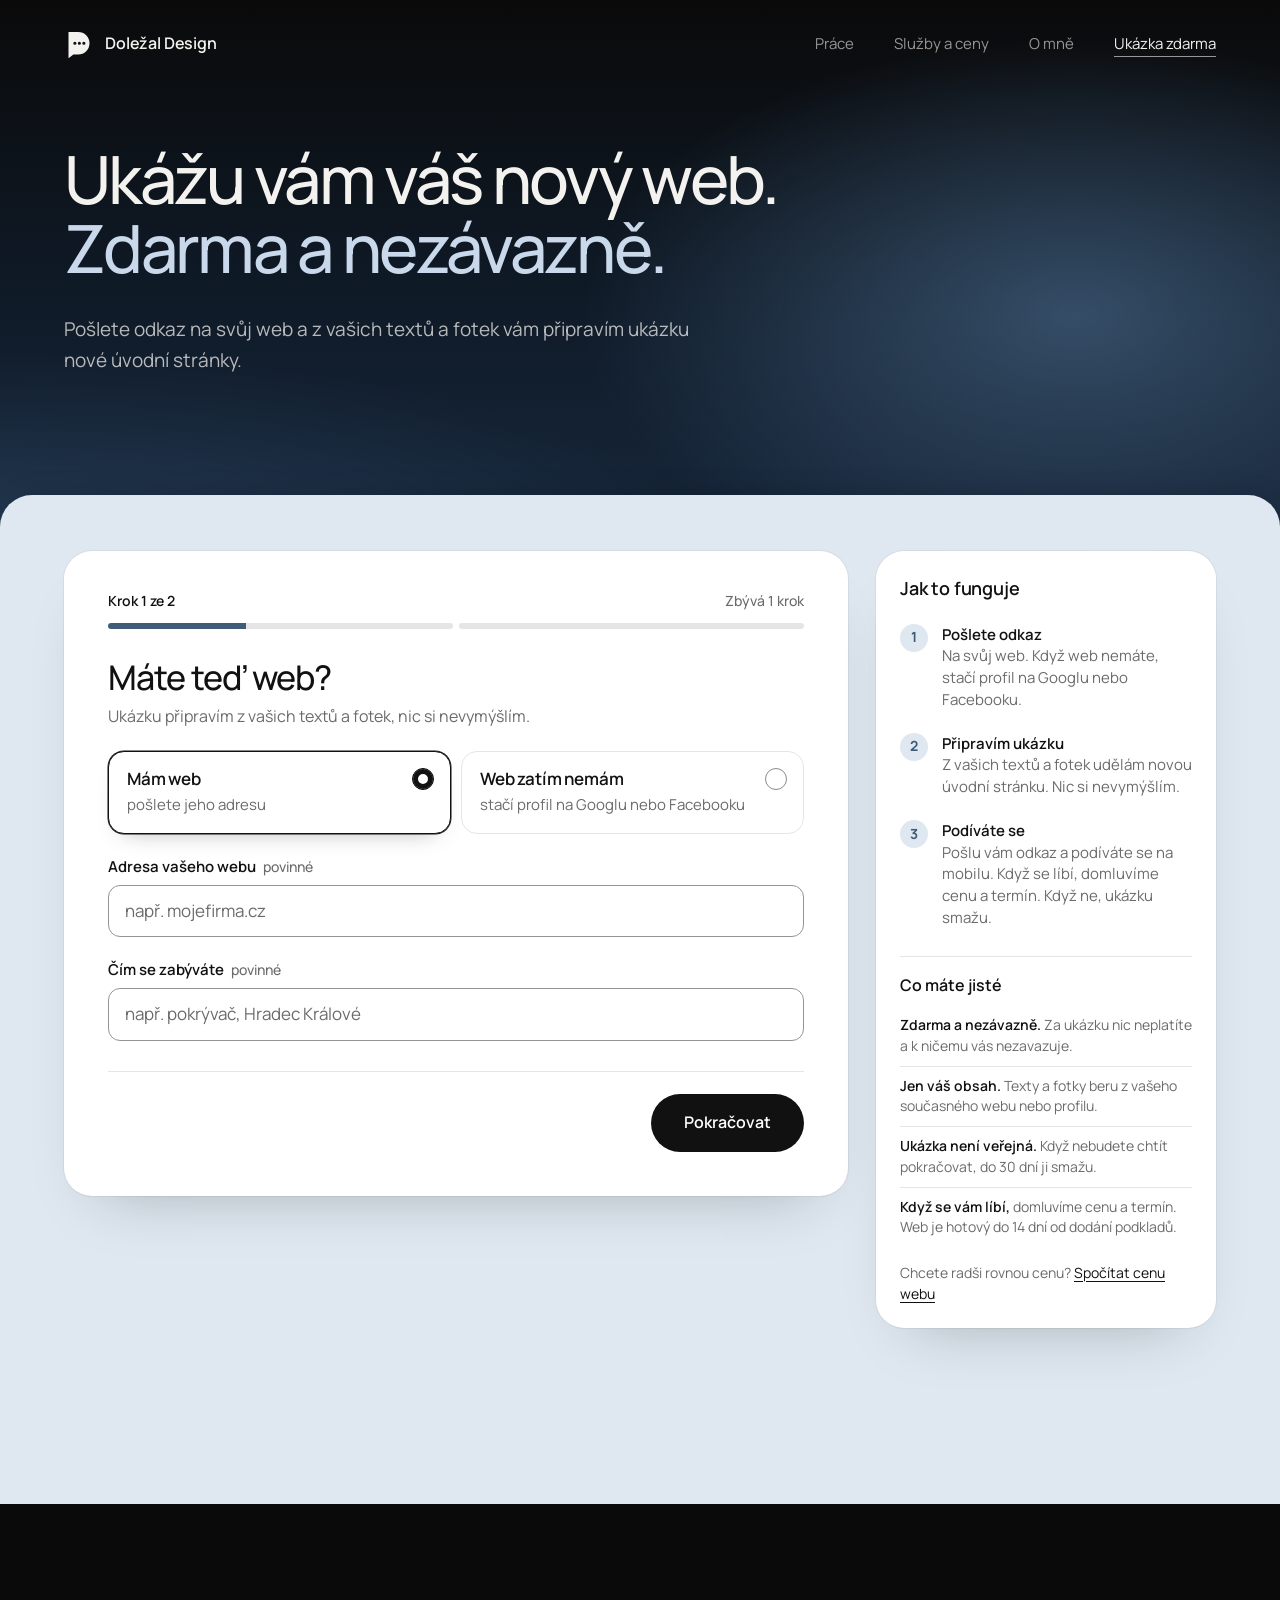
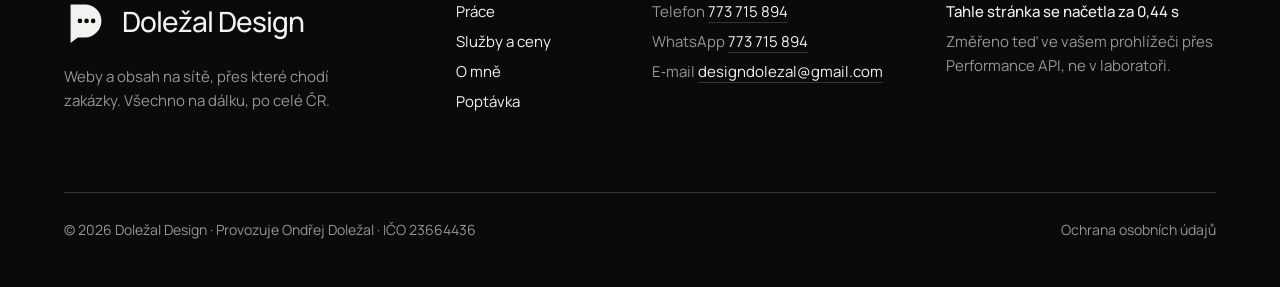
<file: ukazka/index.html>
<!doctype html>
<html lang="cs">
<head>
  <meta charset="utf-8">
  <meta name="robots" content="noindex, nofollow">
  <meta name="viewport" content="width=device-width, initial-scale=1">
  <title>Ukázka webu zdarma | Doležal Design</title>
  <meta name="description" content="Pošlete odkaz na svůj web a z vašich textů a fotek vám zdarma připravím ukázku nové úvodní stránky. Nezávazně, ukázka není veřejná.">
  <link rel="canonical" href="https://dolezaldesign.cz/ukazka/">
  <meta property="og:type" content="website">
  <meta property="og:locale" content="cs_CZ">
  <meta property="og:site_name" content="Doležal Design">
  <meta property="og:title" content="Ukázka webu zdarma | Doležal Design">
  <meta property="og:description" content="Pošlete odkaz na svůj web a z vašich textů a fotek vám zdarma připravím ukázku nové úvodní stránky. Nezávazně, ukázka není veřejná.">
  <meta property="og:url" content="https://dolezaldesign.cz/ukazka/">
  <meta property="og:image" content="https://dolezaldesign.cz/assets/img/prace/ciste/zd-desktop.webp">
  <meta name="theme-color" content="#0a0a0a">
  <link rel="icon" href="data:image/svg+xml,%3Csvg xmlns='http://www.w3.org/2000/svg' viewBox='0 0 40 40'%3E%3Crect width='40' height='40' rx='9' fill='%23111'/%3E%3Cpath transform='translate(4.4 3.2) scale(.78)' fill='%23fff' fill-rule='evenodd' d='M6 4h13a15 15 0 0 1 0 30h-6.5L6 39ZM12.4 19a2.1 2.1 0 1 0 4.2 0a2.1 2.1 0 1 0-4.2 0ZM18.4 19a2.1 2.1 0 1 0 4.2 0a2.1 2.1 0 1 0-4.2 0ZM24.4 19a2.1 2.1 0 1 0 4.2 0a2.1 2.1 0 1 0-4.2 0Z'/%3E%3C/svg%3E">

  <link rel="preload" href="../assets/fonts/Manrope-Variable-latin.woff2" as="font" type="font/woff2" crossorigin>
  <link rel="stylesheet" href="../assets/css/tokens.css?v=202610151749">
  <link rel="stylesheet" href="../assets/css/main.css?v=202610151749">
  <script>document.documentElement.classList.add('js')</script>
  <script src="../assets/js/main.js?v=202610151749" defer></script>
  <script src="../assets/js/ukazka.js?v=202610151749" defer></script>

  <script type="application/ld+json">
{
    "@context": "https://schema.org",
    "@graph": [
      {
        "@type": "BreadcrumbList",
        "itemListElement": [
          {
            "@type": "ListItem",
            "position": 1,
            "name": "Úvod",
            "item": "https://dolezaldesign.cz/"
          },
          {
            "@type": "ListItem",
            "position": 2,
            "name": "Ukázka zdarma",
            "item": "https://dolezaldesign.cz/ukazka/"
          }
        ]
      }
    ]
  }
  </script>
</head>
<body>
  <a class="skip" href="#obsah">Přeskočit na obsah</a>

  <header class="top" data-header>
    <div class="wrap top__in">
      <a class="logo" href="../" aria-label="Doležal Design, úvod"><svg class="logo__mk" viewBox="0 0 40 40" aria-hidden="true" focusable="false"><path fill="currentColor" fill-rule="evenodd" d="M6 4h13a15 15 0 0 1 0 30h-6.5L6 39ZM12.4 19a2.1 2.1 0 1 0 4.2 0a2.1 2.1 0 1 0-4.2 0ZM18.4 19a2.1 2.1 0 1 0 4.2 0a2.1 2.1 0 1 0-4.2 0ZM24.4 19a2.1 2.1 0 1 0 4.2 0a2.1 2.1 0 1 0-4.2 0Z"/></svg>Doležal Design</a>
      <nav class="top__nav" id="menu" aria-label="Hlavní">
        <ul>
          <li><a href="../prace/">Práce</a></li>
          <li><a href="../sluzby-a-ceny/">Služby a&nbsp;ceny</a></li>
          <li><a href="../o-mne/">O&nbsp;mně</a></li>
          <li class="top__cta"><a href="../ukazka/" aria-current="page">Ukázka zdarma</a></li>
        </ul>
      </nav>
      <button class="menu-btn" type="button" aria-expanded="false" aria-controls="menu" data-menu-btn><span data-menu-label>Menu</span></button>
    </div>
  </header>

  <main id="obsah">
    <section class="head head--noc head--form" aria-labelledby="page-title">
      <div class="wrap grid">
        <div class="content content--full head__main">
          <h1 class="head__title" id="page-title">Ukážu vám váš nový web. <i>Zdarma a&nbsp;nezávazně.</i></h1>
          <p class="head__lead">Pošlete odkaz na svůj web a&nbsp;z&nbsp;vašich textů a&nbsp;fotek vám připravím ukázku nové úvodní stránky.</p>
        </div>
      </div>
    </section>

    <section class="sheet sheet--sky sheet--break pf" id="zadost" aria-label="Žádost o ukázku">
      <div class="wrap pf__layout">
        <div class="pf__card">
          <form class="calc ask" action="https://formspree.io/f/mjykqzbb" method="POST" aria-label="Žádost o ukázku webu" data-ask>
            <input type="hidden" name="_subject" value="Žádost o ukázku webu z dolezaldesign.cz">

            <div hidden>
              <label>Nevyplňujte <input type="text" name="_gotcha" tabindex="-1" autocomplete="off"></label>
            </div>

            <div class="pf__prog" hidden data-ask-prog>
              <p class="pf__prog-row"><span id="ask-progress" data-ask-krok>Krok 1 ze 2</span><span data-ask-zbyva>Zbývá 1 krok</span></p>
              <div class="pf__bar" aria-hidden="true" data-ask-bar><i class="is-now"></i><i></i></div>
              <ul class="pf__chips" aria-label="Hotové odpovědi" hidden data-ask-chips></ul>
            </div>

            <fieldset class="q" data-krok="1">
              <legend><h2 class="q__title" tabindex="-1">Máte teď web?</h2></legend>
              <p class="q__hint">Ukázku připravím z&nbsp;vašich textů a&nbsp;fotek, nic si nevymýšlím.</p>
              <div class="opts opts--2">
                <label class="opt">
                  <input type="radio" name="ma_web" value="Ano" checked data-ask-volba="ano">
                  <span class="opt__name">Mám web</span><span class="opt__desc">pošlete jeho adresu</span>
                </label>
                <label class="opt">
                  <input type="radio" name="ma_web" value="Ne, posílám profil" data-ask-volba="ne">
                  <span class="opt__name">Web zatím nemám</span><span class="opt__desc">stačí profil na Googlu nebo Facebooku</span>
                </label>
              </div>
              <div class="field" data-ask-pole="ano">
                <label class="field__label" for="web-url">Adresa vašeho webu <small>povinné</small></label>
                <input class="field__input" id="web-url" type="text" name="web_url" maxlength="200" inputmode="url" autocomplete="url" autocapitalize="off" spellcheck="false" placeholder="např. mojefirma.cz">
                <p class="field__error" id="web-url-chyba" hidden></p>
              </div>
              <div class="field" data-ask-pole="ne">
                <label class="field__label" for="profil-url">Odkaz na profil na Googlu nebo Facebooku <small data-ask-profil-pozn>když web nemáte</small></label>
                <input class="field__input" id="profil-url" type="text" name="profil_url" maxlength="300" inputmode="url" autocapitalize="off" spellcheck="false" placeholder="např. facebook.com/mojefirma">
                <p class="field__error" id="profil-url-chyba" hidden></p>
                <p class="field__hint">Nemáte ani profil? Zavolejte mi na <a href="tel:+420773715894">773&nbsp;715&nbsp;894</a>.</p>
              </div>
              <div class="field">
                <label class="field__label" for="obor">Čím se zabýváte <small>povinné</small></label>
                <input class="field__input" id="obor" type="text" name="obor" required maxlength="200" autocomplete="off" placeholder="např. pokrývač, Hradec Králové">
                <p class="field__error" id="obor-chyba" hidden></p>
              </div>
            </fieldset>

            <fieldset class="q" data-krok="2">
              <legend><h2 class="q__title" tabindex="-1">Kam vám ukázku poslat?</h2></legend>
              <p class="q__hint">Pošlu vám odkaz a&nbsp;podíváte se na mobilu.</p>
              <div class="calc__fields">
                <div class="field">
                  <label class="field__label" for="jmeno">Jméno <small>povinné</small></label>
                  <input class="field__input" id="jmeno" type="text" name="jmeno" required autocomplete="name" maxlength="120">
                  <p class="field__error" id="jmeno-chyba" hidden></p>
                </div>
                <div class="field">
                  <label class="field__label" for="telefon">Telefon <small>povinné</small></label>
                  <input class="field__input" id="telefon" type="tel" name="telefon" required autocomplete="tel" inputmode="tel" maxlength="40">
                  <p class="field__error" id="telefon-chyba" hidden></p>
                </div>
                <div class="field">
                  <label class="field__label" for="email">E&#8209;mail <small>nepovinné</small></label>
                  <input class="field__input" id="email" type="email" name="email" autocomplete="email" maxlength="160" autocapitalize="off" spellcheck="false">
                  <p class="field__error" id="email-chyba" hidden></p>
                </div>
                <div class="field">
                  <label class="field__label" for="poznamka">Poznámka <small>nepovinné</small></label>
                  <textarea class="field__input" id="poznamka" name="poznamka" rows="3" maxlength="2000" placeholder="Co vám na současném webu chybí, co má nový umět…"></textarea>
                </div>
              </div>
            </fieldset>

            <div class="calc__nav">
              <button class="calc__back" type="button" hidden data-ask-back>Zpět</button>
              <button class="btn" type="submit" data-ask-send><span data-ask-send-label>Poslat žádost o&nbsp;ukázku</span></button>
            </div>
            <p class="calc__privacy" data-ask-privacy>Údaje použiju jen k&nbsp;přípravě ukázky a&nbsp;odpovědi. Víc v&nbsp;<a href="../ochrana-osobnich-udaju/">ochraně osobních údajů</a>.</p>
            <div class="calc__status" role="status" data-ask-status></div>
          </form>

          <div class="calc__done" hidden data-ask-done>
            <h2 class="q__title" tabindex="-1">Díky, žádost dorazila.</h2>
            <p class="calc__done-text">Ukázku připravím a&nbsp;pošlu vám ji. Ozvu se vám na telefon nebo e&#8209;mail.</p>
            <p class="calc__done-more">Kdybyste chtěli něco doplnit, zavolejte nebo napište na WhatsApp: <a href="tel:+420773715894">773&nbsp;715&nbsp;894</a>.</p>
            <p class="calc__done-links"><a class="link" href="../">Zpět na úvod</a></p>
          </div>
        </div>

        <aside class="pf__sum ask-side" aria-labelledby="jak-title">
          <h2 class="pf__sum-title" id="jak-title">Jak to funguje</h2>
          <ol class="ask-kroky">
            <li><span class="n" aria-hidden="true">1</span><span><b>Pošlete odkaz</b>Na svůj web. Když web nemáte, stačí profil na Googlu nebo Facebooku.</span></li>
            <li><span class="n" aria-hidden="true">2</span><span><b>Připravím ukázku</b>Z&nbsp;vašich textů a&nbsp;fotek udělám novou úvodní stránku. Nic si nevymýšlím.</span></li>
            <li><span class="n" aria-hidden="true">3</span><span><b>Podíváte se</b>Pošlu vám odkaz a&nbsp;podíváte se na mobilu. Když se líbí, domluvíme cenu a&nbsp;termín. Když ne, ukázku smažu.</span></li>
          </ol>
          <h3>Co máte jisté</h3>
          <ul class="pf__terms">
            <li><b>Zdarma a&nbsp;nezávazně.</b> Za ukázku nic neplatíte a&nbsp;k&nbsp;ničemu vás nezavazuje.</li>
            <li><b>Jen váš obsah.</b> Texty a&nbsp;fotky beru z&nbsp;vašeho současného webu nebo profilu.</li>
            <li><b>Ukázka není veřejná.</b> Když nebudete chtít pokračovat, do 30&nbsp;dní ji smažu.</li>
            <li><b>Když se vám líbí,</b> domluvíme cenu a&nbsp;termín. Web je hotový do 14&nbsp;dní od dodání podkladů.</li>
          </ul>
          <p class="pf__alt">Chcete radši rovnou cenu? <a href="../poptavka/">Spočítat cenu webu</a></p>
        </aside>
      </div>
    </section>
  </main>

  <footer class="foot">
    <div class="wrap foot__grid">
      <div class="foot__brand">
        <a class="foot__logo" href="../"><svg class="foot__mk" viewBox="0 0 40 40" aria-hidden="true" focusable="false"><path fill="currentColor" fill-rule="evenodd" d="M6 4h13a15 15 0 0 1 0 30h-6.5L6 39ZM12.4 19a2.1 2.1 0 1 0 4.2 0a2.1 2.1 0 1 0-4.2 0ZM18.4 19a2.1 2.1 0 1 0 4.2 0a2.1 2.1 0 1 0-4.2 0ZM24.4 19a2.1 2.1 0 1 0 4.2 0a2.1 2.1 0 1 0-4.2 0Z"/></svg>Doležal Design</a>
        <p>Weby a&nbsp;obsah na sítě, přes které chodí zakázky. Všechno na&nbsp;dálku, po&nbsp;celé ČR.</p>
      </div>
      <nav class="foot__nav" aria-label="Patička">
        <ul>
          <li><a href="../prace/">Práce</a></li>
          <li><a href="../sluzby-a-ceny/">Služby a&nbsp;ceny</a></li>
          <li><a href="../o-mne/">O&nbsp;mně</a></li>
          <li><a href="../poptavka/">Poptávka</a></li>
        </ul>
      </nav>
      <ul class="foot__contact">
        <li>Telefon <a href="tel:+420773715894">773&nbsp;715&nbsp;894</a></li>
        <li>WhatsApp <a href="https://wa.me/420773715894" rel="noopener">773&nbsp;715&nbsp;894</a></li>
        <li>E&#8209;mail <a href="mailto:designdolezal@gmail.com">designdolezal@gmail.com</a></li>
      </ul>
      <div class="foot__meter" aria-live="polite">
        <p class="foot__time">Tahle stránka se načetla za <span data-loadtime>—</span>&nbsp;s</p>
        <p>Změřeno teď ve vašem prohlížeči přes Performance API, ne v&nbsp;laboratoři.</p>
      </div>
      <div class="foot__base">
        <p>© 2026 Doležal Design · Provozuje Ondřej Doležal · IČO&nbsp;23664436</p>
        <a href="../ochrana-osobnich-udaju/">Ochrana osobních údajů</a>
      </div>
    </div>
  </footer>

  <aside class="cookie-bar" data-cookie-bar aria-label="Souhlas s měřením návštěvnosti">
    <p>Měřím návštěvnost přes Google Analytics, abych věděl, co na webu funguje. Bez souhlasu se nespustí nic. Víc v&nbsp;<a href="../ochrana-osobnich-udaju/">ochraně osobních údajů</a>.</p>
    <div class="cookie-bar__actions">
      <button class="btn btn--light btn--sm" type="button" data-cookie-accept>Souhlasím</button>
      <button class="btn btn--ghost btn--sm" type="button" data-cookie-decline>Odmítnout</button>
    </div>
  </aside>
</body>
</html>
</file>
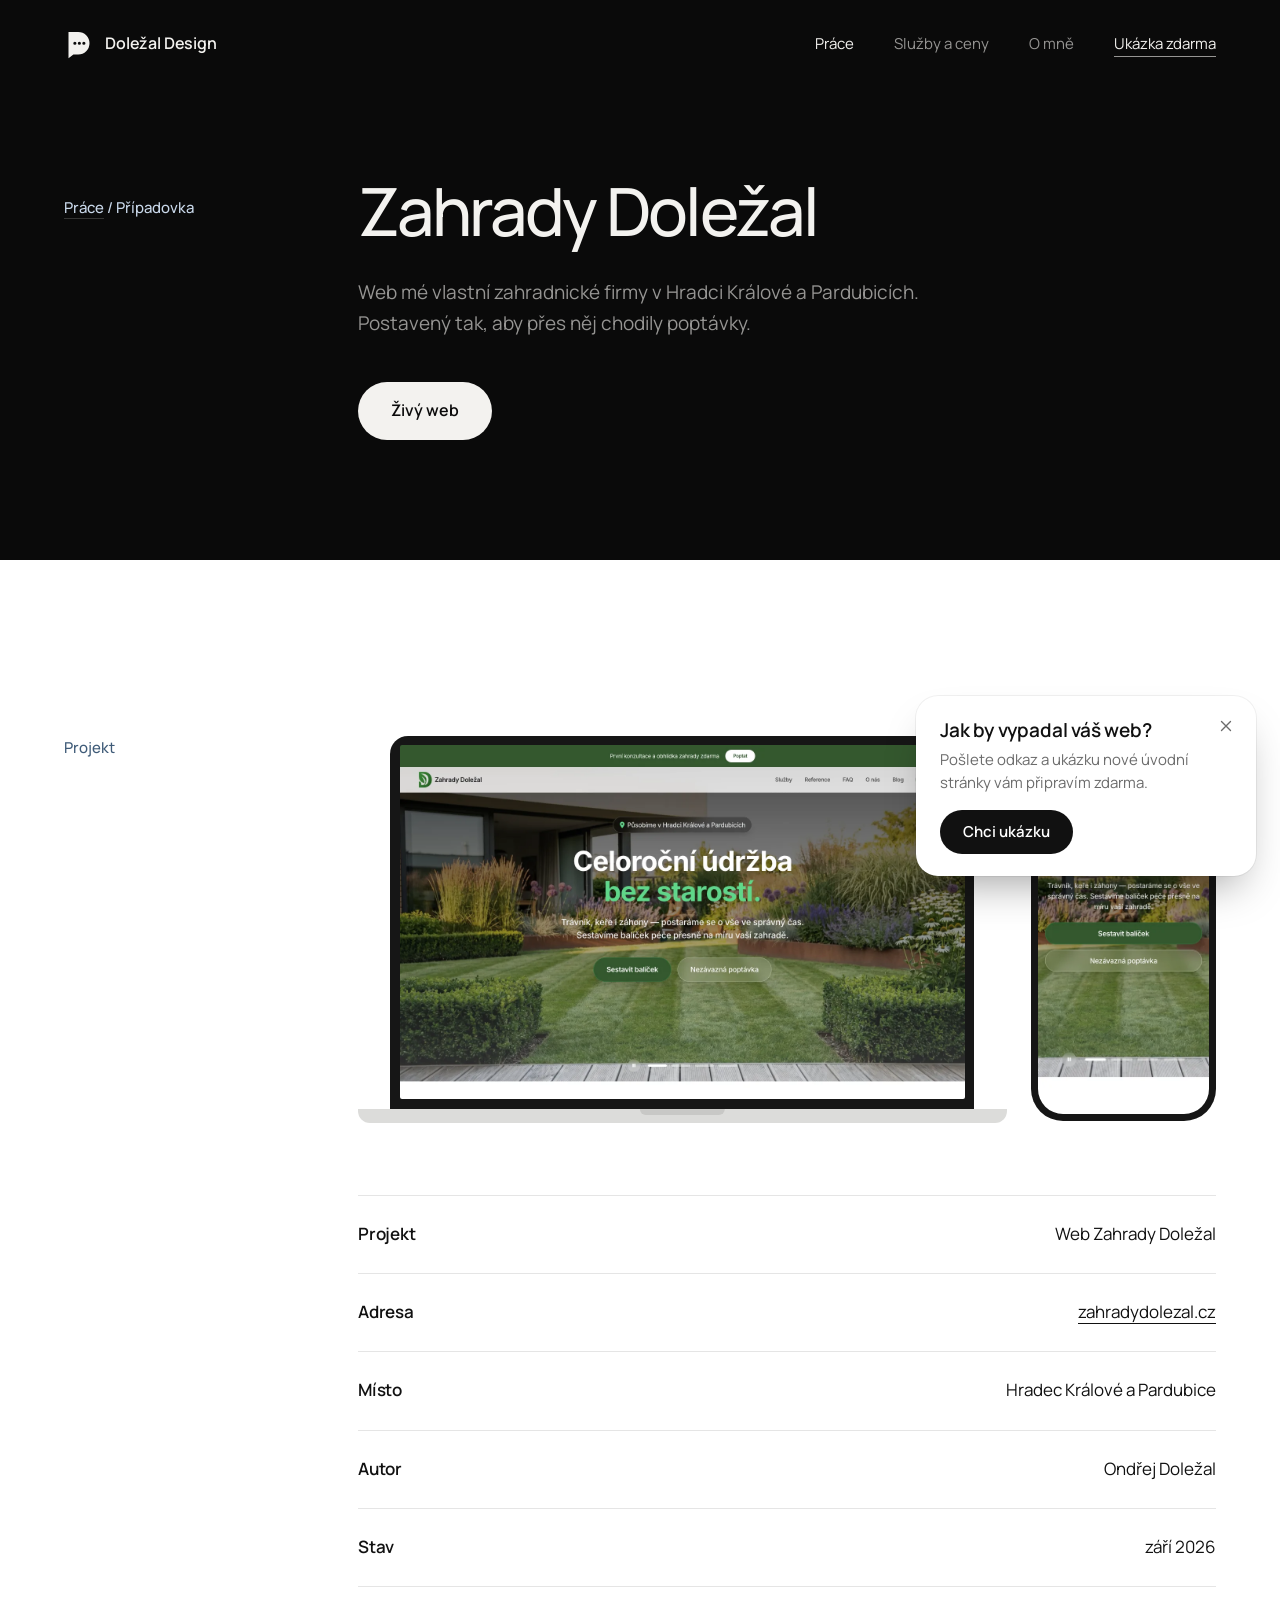
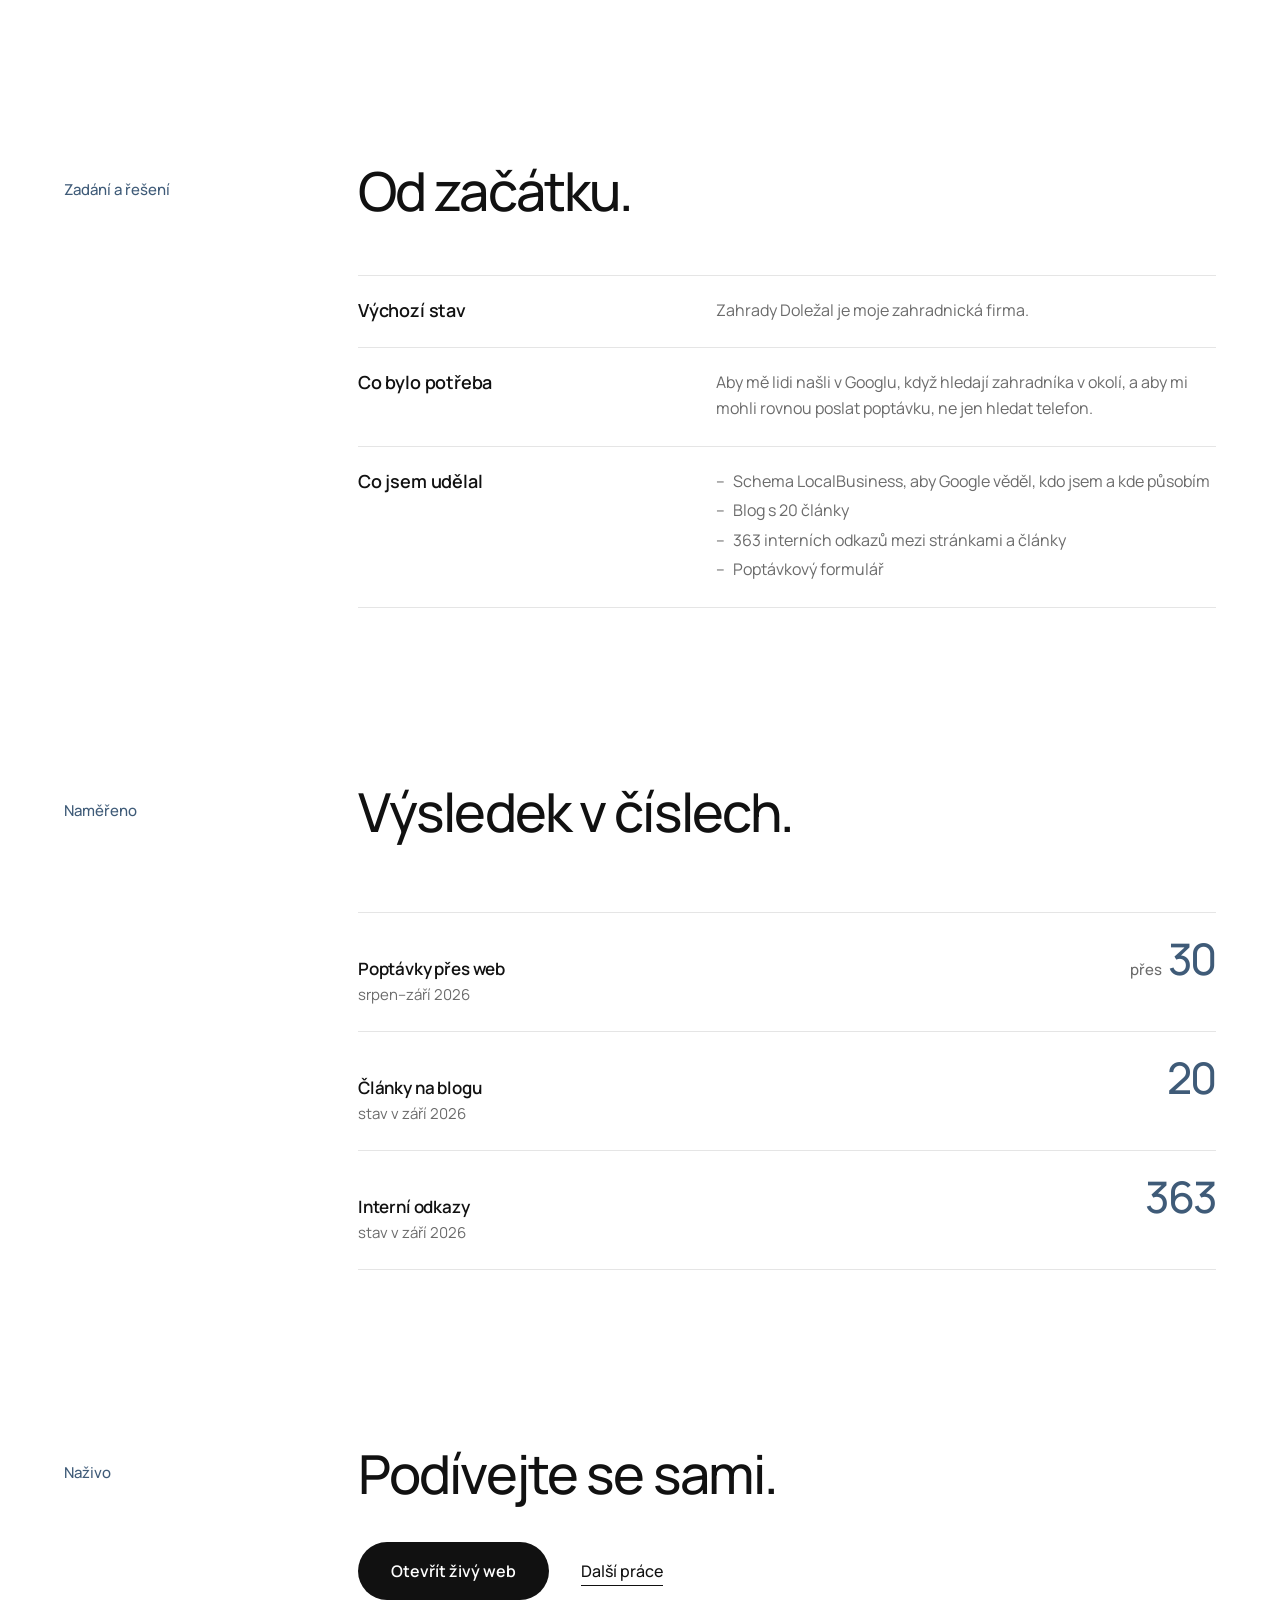
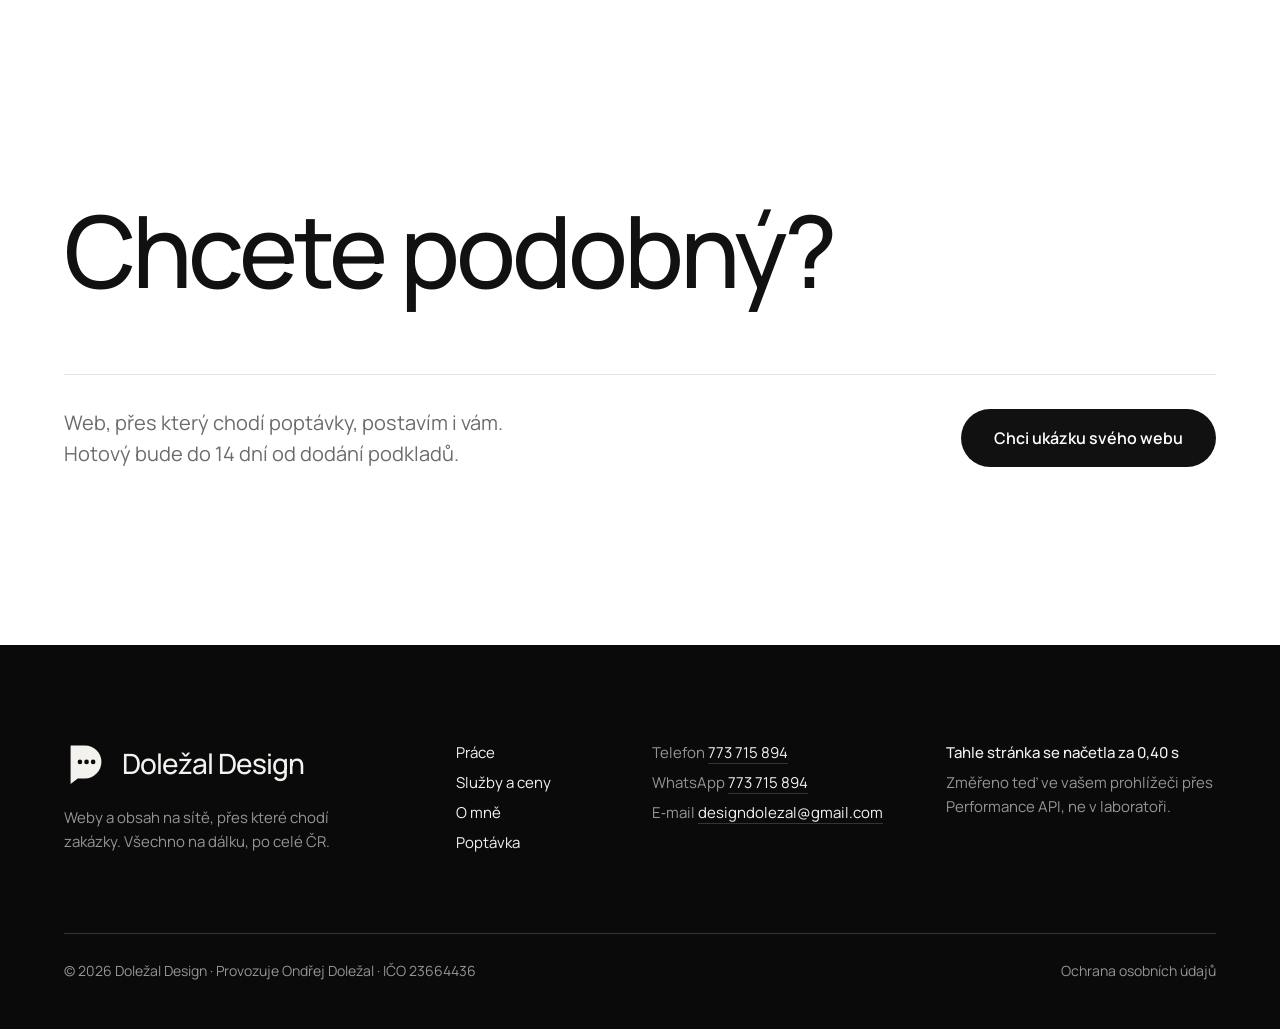
<file: prace/zahrady-dolezal/index.html>
<!doctype html>
<html lang="cs">
<head>
  <meta charset="utf-8">
  <meta name="robots" content="noindex, nofollow">
  <meta name="viewport" content="width=device-width, initial-scale=1">
  <title>Případovka: web Zahrady Doležal | Doležal Design</title>
  <meta name="description" content="Jak jsem postavil web zahradydolezal.cz: LocalBusiness schema, 20 článků na blogu, 363 interních odkazů a poptávkový formulář. Za srpen a září 2026 přes 30 poptávek.">
  <link rel="canonical" href="https://dolezaldesign.cz/prace/zahrady-dolezal/">
  <meta property="og:type" content="website">
  <meta property="og:locale" content="cs_CZ">
  <meta property="og:site_name" content="Doležal Design">
  <meta property="og:title" content="Případovka: web Zahrady Doležal | Doležal Design">
  <meta property="og:description" content="Jak jsem postavil web zahradydolezal.cz: LocalBusiness schema, 20 článků na blogu, 363 interních odkazů a poptávkový formulář. Za srpen a září 2026 přes 30 poptávek.">
  <meta property="og:url" content="https://dolezaldesign.cz/prace/zahrady-dolezal/">
  <meta property="og:image" content="https://dolezaldesign.cz/assets/img/prace/ciste/zd-desktop.webp">
  <meta name="theme-color" content="#0a0a0a">
  <link rel="icon" href="data:image/svg+xml,%3Csvg xmlns='http://www.w3.org/2000/svg' viewBox='0 0 40 40'%3E%3Crect width='40' height='40' rx='9' fill='%23111'/%3E%3Cpath transform='translate(4.4 3.2) scale(.78)' fill='%23fff' fill-rule='evenodd' d='M6 4h13a15 15 0 0 1 0 30h-6.5L6 39ZM12.4 19a2.1 2.1 0 1 0 4.2 0a2.1 2.1 0 1 0-4.2 0ZM18.4 19a2.1 2.1 0 1 0 4.2 0a2.1 2.1 0 1 0-4.2 0ZM24.4 19a2.1 2.1 0 1 0 4.2 0a2.1 2.1 0 1 0-4.2 0Z'/%3E%3C/svg%3E">

  <link rel="preload" href="../../assets/fonts/Manrope-Variable-latin.woff2" as="font" type="font/woff2" crossorigin>
  <link rel="stylesheet" href="../../assets/css/tokens.css?v=202610151749">
  <link rel="stylesheet" href="../../assets/css/main.css?v=202610151749">
  <script>document.documentElement.classList.add('js')</script>
  <script src="../../assets/js/main.js?v=202610151749" defer></script>

  <script type="application/ld+json">
{
    "@context": "https://schema.org",
    "@graph": [
      {
        "@type": "BreadcrumbList",
        "itemListElement": [
          {
            "@type": "ListItem",
            "position": 1,
            "name": "Úvod",
            "item": "https://dolezaldesign.cz/"
          },
          {
            "@type": "ListItem",
            "position": 2,
            "name": "Práce",
            "item": "https://dolezaldesign.cz/prace/"
          },
          {
            "@type": "ListItem",
            "position": 3,
            "name": "Zahrady Doležal",
            "item": "https://dolezaldesign.cz/prace/zahrady-dolezal/"
          }
        ]
      }
    ]
  }
  </script>
</head>
<body>
  <a class="skip" href="#obsah">Přeskočit na obsah</a>

  <header class="top" data-header>
    <div class="wrap top__in">
      <a class="logo" href="../../" aria-label="Doležal Design, úvod"><svg class="logo__mk" viewBox="0 0 40 40" aria-hidden="true" focusable="false"><path fill="currentColor" fill-rule="evenodd" d="M6 4h13a15 15 0 0 1 0 30h-6.5L6 39ZM12.4 19a2.1 2.1 0 1 0 4.2 0a2.1 2.1 0 1 0-4.2 0ZM18.4 19a2.1 2.1 0 1 0 4.2 0a2.1 2.1 0 1 0-4.2 0ZM24.4 19a2.1 2.1 0 1 0 4.2 0a2.1 2.1 0 1 0-4.2 0Z"/></svg>Doležal Design</a>
      <nav class="top__nav" id="menu" aria-label="Hlavní">
        <ul>
          <li><a href="../../prace/" aria-current="true">Práce</a></li>
          <li><a href="../../sluzby-a-ceny/">Služby a&nbsp;ceny</a></li>
          <li><a href="../../o-mne/">O&nbsp;mně</a></li>
          <li class="top__cta"><a href="../../ukazka/">Ukázka zdarma</a></li>
        </ul>
      </nav>
      <button class="menu-btn" type="button" aria-expanded="false" aria-controls="menu" data-menu-btn><span data-menu-label>Menu</span></button>
    </div>
  </header>

  <main id="obsah">
    <section class="head" aria-labelledby="page-title">
      <div class="wrap grid">
        <p class="label label--side"><a href="../../prace/">Práce</a> / Případovka</p>
        <div class="content head__main">
          <h1 class="head__title" id="page-title">Zahrady Doležal</h1>
          <p class="head__lead">Web mé vlastní zahradnické firmy v&nbsp;Hradci Králové a&nbsp;Pardubicích. Postavený tak, aby přes něj chodily poptávky.</p>
          <div class="head__actions">
            <a class="btn btn--light" href="https://zahradydolezal.cz/" rel="noopener">Živý web</a>
          </div>
        </div>
      </div>
    </section>

    <section class="sec" aria-labelledby="web-title">
      <div class="wrap grid">
        <p class="label label--side label--top">Projekt</p>
        <div class="content">
          <h2 class="visually-hidden" id="web-title">Web na počítači a&nbsp;na mobilu</h2>
          <figure class="pair pair--first" data-reveal>
            <a class="laptop" href="https://zahradydolezal.cz/" rel="noopener" aria-label="Živý web zahradydolezal.cz">
              <span class="laptop__lid"><img src="../../assets/img/prace/ciste/zd-desktop.webp" width="1440" height="900" fetchpriority="high" decoding="async" alt="Úvodní stránka webu zahradydolezal.cz na počítači"></span>
              <span class="laptop__base" aria-hidden="true"></span>
            </a>
            <div class="pair__phone">
              <div class="mini-phone"><img src="../../assets/img/prace/ciste/zd-mobil.webp" width="390" height="844" loading="lazy" decoding="async" alt="Stejný web na mobilu"></div>
            </div>
          </figure>
          <dl class="rows" data-reveal>
            <div><dt>Projekt</dt><dd>Web Zahrady Doležal</dd></div>
            <div><dt>Adresa</dt><dd><a href="https://zahradydolezal.cz/" rel="noopener">zahradydolezal.cz</a></dd></div>
            <div><dt>Místo</dt><dd>Hradec Králové a&nbsp;Pardubice</dd></div>
            <div><dt>Autor</dt><dd>Ondřej Doležal</dd></div>
            <div><dt>Stav</dt><dd>září 2026</dd></div>
          </dl>
        </div>
      </div>
    </section>

    <section class="sec" aria-labelledby="pribeh-title">
      <div class="wrap grid">
        <p class="label label--side">Zadání a&nbsp;řešení</p>
        <div class="content">
          <h2 class="h2" id="pribeh-title" data-reveal>Od začátku.</h2>
          <dl class="points" data-reveal>
            <div>
              <dt>Výchozí stav</dt>
              <dd>Zahrady Doležal je moje zahradnická firma.</dd>
            </div>
            <div>
              <dt>Co bylo potřeba</dt>
              <dd>Aby mě lidi našli v&nbsp;Googlu, když hledají zahradníka v&nbsp;okolí, a&nbsp;aby mi mohli rovnou poslat poptávku, ne jen hledat telefon.</dd>
            </div>
            <div>
              <dt>Co jsem udělal</dt>
              <dd>
                <ul class="dashes">
                  <li>Schema LocalBusiness, aby Google věděl, kdo jsem a&nbsp;kde působím</li>
                  <li>Blog s&nbsp;20&nbsp;články</li>
                  <li>363 interních odkazů mezi stránkami a&nbsp;články</li>
                  <li>Poptávkový formulář</li>
                </ul>
              </dd>
            </div>
          </dl>
        </div>
      </div>
    </section>

    <section class="sec" aria-labelledby="cisla-title">
      <div class="wrap grid">
        <p class="label label--side">Naměřeno</p>
        <div class="content">
          <h2 class="h2" id="cisla-title" data-reveal>Výsledek v&nbsp;číslech.</h2>
          <dl class="rows" data-reveal>
            <div><dt>Poptávky přes web <span>srpen–září 2026</span></dt><dd class="num"><small>přes</small>30</dd></div>
            <div><dt>Články na blogu <span>stav v&nbsp;září 2026</span></dt><dd class="num">20</dd></div>
            <div><dt>Interní odkazy <span>stav v&nbsp;září 2026</span></dt><dd class="num">363</dd></div>

          </dl>
        </div>
      </div>
    </section>

    <section class="sec" aria-labelledby="predpo-title">
      <div class="wrap grid">
        <p class="label label--side">Naživo</p>
        <div class="content">
          <h2 class="h2" id="predpo-title" data-reveal>Podívejte se sami.</h2>

          <div class="inline-actions">
            <a class="btn" href="https://zahradydolezal.cz/" rel="noopener">Otevřít živý web</a>
            <a class="link" href="../../prace/">Další práce</a>
          </div>
        </div>
      </div>
    </section>

    <section class="end" aria-labelledby="end-title">
      <div class="wrap">
        <h2 class="end__title" id="end-title" data-reveal>Chcete podobný?</h2>
        <div class="end__row">
          <div class="end__copy">
            <p class="end__text">Web, přes který chodí poptávky, postavím i&nbsp;vám. Hotový bude do&nbsp;14&nbsp;dní od&nbsp;dodání podkladů.</p>
          </div>
          <div class="end__actions">
            <a class="btn" href="../../ukazka/">Chci ukázku svého webu</a>
          </div>
        </div>
      </div>
    </section>
  </main>

  <footer class="foot">
    <div class="wrap foot__grid">
      <div class="foot__brand">
        <a class="foot__logo" href="../../"><svg class="foot__mk" viewBox="0 0 40 40" aria-hidden="true" focusable="false"><path fill="currentColor" fill-rule="evenodd" d="M6 4h13a15 15 0 0 1 0 30h-6.5L6 39ZM12.4 19a2.1 2.1 0 1 0 4.2 0a2.1 2.1 0 1 0-4.2 0ZM18.4 19a2.1 2.1 0 1 0 4.2 0a2.1 2.1 0 1 0-4.2 0ZM24.4 19a2.1 2.1 0 1 0 4.2 0a2.1 2.1 0 1 0-4.2 0Z"/></svg>Doležal Design</a>
        <p>Weby a&nbsp;obsah na sítě, přes které chodí zakázky. Všechno na&nbsp;dálku, po&nbsp;celé ČR.</p>
      </div>
      <nav class="foot__nav" aria-label="Patička">
        <ul>
          <li><a href="../../prace/">Práce</a></li>
          <li><a href="../../sluzby-a-ceny/">Služby a&nbsp;ceny</a></li>
          <li><a href="../../o-mne/">O&nbsp;mně</a></li>
          <li><a href="../../poptavka/">Poptávka</a></li>
        </ul>
      </nav>
      <ul class="foot__contact">
        <li>Telefon <a href="tel:+420773715894">773&nbsp;715&nbsp;894</a></li>
        <li>WhatsApp <a href="https://wa.me/420773715894" rel="noopener">773&nbsp;715&nbsp;894</a></li>
        <li>E&#8209;mail <a href="mailto:designdolezal@gmail.com">designdolezal@gmail.com</a></li>
      </ul>
      <div class="foot__meter" aria-live="polite">
        <p class="foot__time">Tahle stránka se načetla za <span data-loadtime>—</span>&nbsp;s</p>
        <p>Změřeno teď ve vašem prohlížeči přes Performance API, ne v&nbsp;laboratoři.</p>
      </div>
      <div class="foot__base">
        <p>© 2026 Doležal Design · Provozuje Ondřej Doležal · IČO&nbsp;23664436</p>
        <a href="../../ochrana-osobnich-udaju/">Ochrana osobních údajů</a>
      </div>
    </div>
  </footer>

  <aside class="cookie-bar" data-cookie-bar aria-label="Souhlas s měřením návštěvnosti">
    <p>Měřím návštěvnost přes Google Analytics, abych věděl, co na webu funguje. Bez souhlasu se nespustí nic. Víc v&nbsp;<a href="../../ochrana-osobnich-udaju/">ochraně osobních údajů</a>.</p>
    <div class="cookie-bar__actions">
      <button class="btn btn--light btn--sm" type="button" data-cookie-accept>Souhlasím</button>
      <button class="btn btn--ghost btn--sm" type="button" data-cookie-decline>Odmítnout</button>
    </div>
  </aside>
</body>
</html>
</file>
<file: assets/css/tokens.css>
/* Doležal Design — design tokeny
   Systém „Kino s tichem“ (rozhodnuto 2. 10. 2026, popis v DESIGN.md):
   tmavý úvod jako filmový záběr, pod ním bílé a tiché tělo, tmavá patička.
   Černobílé plochy, pastelová modř v písmu (od 2. 10. 2026); od 8. 10. 2026 na úvodní
   stránce i jako plocha listu (sky, deep), viz níž.
   Další barvu na stránku přinášejí jen snímky prací.
   Jedno písmo: Manrope (od 2. 10. 2026 místo Instrument Serif a Archivo). */

/* Manrope z vlastního serveru (variabilní, váhy 200–800), dvojice latin + latin-ext kvůli
   české diakritice. Rozsahy znaků stejné jako u Google Fonts. Licence SIL Open Font License. */
@font-face {
  font-family: "Manrope";
  font-style: normal;
  font-weight: 200 800;
  font-display: swap;
  src: url("../fonts/Manrope-Variable-latin-ext.woff2") format("woff2");
  unicode-range: U+0100-02BA, U+02BD-02C5, U+02C7-02CC, U+02CE-02D7, U+02DD-02FF, U+0304, U+0308, U+0329, U+1D00-1DBF, U+1E00-1E9F, U+1EF2-1EFF, U+2020, U+20A0-20AB, U+20AD-20C0, U+2113, U+2C60-2C7F, U+A720-A7FF;
}
@font-face {
  font-family: "Manrope";
  font-style: normal;
  font-weight: 200 800;
  font-display: swap;
  src: url("../fonts/Manrope-Variable-latin.woff2") format("woff2");
  unicode-range: U+0000-00FF, U+0131, U+0152-0153, U+02BB-02BC, U+02C6, U+02DA, U+02DC, U+0304, U+0308, U+0329, U+2000-206F, U+20AC, U+2122, U+2191, U+2193, U+2212, U+2215, U+FEFF, U+FFFD;
}

:root {
  /* bílé tělo */
  --paper: #ffffff;
  --ink: #111111;            /* text a hlavní tlačítko */
  --muted: #6b6b6b;          /* druhotný text, 5,3 : 1 na bílé */
  --soft: #b4b4b4;           /* jen dekorativně a velký text, na bílé jen 2 : 1 */
  --line: #e5e5e5;           /* vlasové linky */
  --tint: #f0f0ee;           /* klidná plocha: místo pro fotku, prázdný snímek */

  /* pastelová modř v písmu (rozhodnuto 2. 10. 2026); jako plocha jen listy sky a deep níž */
  --tone: #3f5b78;           /* tmavá pastelová modř: text na bílé, 7 : 1 */
  --tone-soft: #c9d8ea;      /* pudrová modř: text na tmavé, 13 : 1 */

  /* tmavé plochy: úvod stránky a patička */
  --night: #0a0a0a;
  --on-night: #f3f2ef;
  --dim: rgba(243, 242, 239, 0.6);    /* druhotný text na tmavé, 6,4 : 1 */
  --faint: rgba(243, 242, 239, 0.18); /* linky na tmavé */
  --device: #161616;                  /* rám telefonu a notebooku */

  /* Modrá i jako plocha listu na úvodní stránce (schválil Ondřej 8. 10. 2026, v20).
     Tlačítka zůstávají černá (na světlé) a světlá (na tmavé), ceny nikdy modře. */
  --sky: #dfe8f1;            /* pastelová modrá plocha; tone na ní 5,7 : 1 */
  --sky-muted: #4a5563;      /* druhotný text na sky, 6,1 : 1 (muted by tu měl jen 4,3 : 1) */
  --sky-line: #c3cfdc;       /* vlasové linky na sky */
  --deep: #2b4560;           /* tmavě modrá plocha; tone-soft na ní 6,8 : 1 */
  --deep-2: #16263a;         /* ještě tmavší modrá: plocha „Takhle ho čte AI“ a hlavička malého telefonu */
  --dim-strong: rgba(243, 242, 239, 0.74); /* druhotný text na deep 5,7 : 1 (dim by tu měl jen 4,3 : 1) */
  --tint-line: #dcdcda;      /* vlasové linky na plochách tint (sand) */

  /* Oranžová se na webu NEPOUŽÍVÁ (zrušeno 2. 10. 2026).
     Token zůstává jen pro motion videa a ukázkovač (_ukazkovac). */
  --accent: #da541b;

  /* jedno písmo na nadpisy i text (Manrope 400 / 500 / 600) */
  --sans: Manrope, "Helvetica Neue", Arial, sans-serif;

  /* nadpisy: váha 500, prostrkání podle velikosti, řádkování 1,02–1,08 */
  --w-head: 500;
  --ls-xl: -0.04em;          /* titulek úvodu, podstránky, závěrečná výzva */
  --ls-l: -0.035em;          /* nadpis sekce */
  --ls-m: -0.03em;           /* čísla a ceny */
  --ls-s: -0.02em;           /* mezititulky a otázky */

  /* velikosti písma (mobil; tablet a desktop níž) */
  --fs-hero: clamp(38px, 10.8vw, 46px);     /* titulek úvodu */
  --fs-page: clamp(36px, 10.2vw, 44px);     /* titulek podstránky */
  --fs-h2: clamp(32px, 8.6vw, 38px);        /* nadpis sekce */
  --fs-h2-minor: clamp(26px, 7.2vw, 30px);  /* nadpis doplňující sekce, o stupeň menší (.h2--minor) */
  --fs-h3: 21px;                            /* mezititulek a otázky */
  --fs-end: clamp(40px, 11.6vw, 50px);      /* závěrečná výzva */
  --fs-num: 38px;                           /* ověřená čísla, čísla kroků */
  --fs-price: 32px;                         /* ceny „od“ */
  --fs-stat: clamp(48px, 13vw, 56px);       /* čísla důkazu na úvodu: větší než nadpis sekce */
  --fs-stat-one: clamp(84px, 26vw, 104px);  /* jedno velké číslo důkazu (přes 30 poptávek) */
  --fs-plan: clamp(26px, calc(15vw - 22px), 40px); /* ceny balíčků na úvodu (mobil 2 × 2): větší než nadpis sekce */
  --fs-lead: 18px;                          /* úvodní odstavec */
  --fs-body: 17px;
  --fs-small: 15px;
  --fs-caption: 14px;                       /* nejmenší písmo na webu */

  /* rozvržení */
  --max: 1440px;
  --gut: 20px;               /* okraj stránky */
  --col-gap: 16px;           /* mezera mezi sloupci mřížky */
  --gap: 112px;              /* prostor mezi sekcemi */
  --head-h: 68px;            /* výška hlavičky */

  --r-pill: 999px;           /* tlačítka */
  --r-media: 10px;           /* videa a snímky */
  --ease: cubic-bezier(0.16, 1, 0.3, 1);
}

@media (min-width: 768px) {
  :root {
    --gut: 40px; --col-gap: 24px; --gap: 144px; --head-h: 88px;
    --fs-hero: 64px; --fs-page: 60px; --fs-h2: 50px; --fs-h2-minor: 38px; --fs-h3: 24px;
    --fs-end: 84px; --fs-num: 44px; --fs-price: 38px; --fs-lead: 19px;
    --fs-stat: 64px; --fs-stat-one: 128px; --fs-plan: 56px;
  }
}
@media (min-width: 1024px) {
  :root {
    --fs-hero: clamp(64px, 6.2vw, 92px);
    --fs-page: clamp(60px, 5.2vw, 76px);
    --fs-h2: clamp(48px, 4.2vw, 62px);
    --fs-h2-minor: clamp(36px, 3.1vw, 46px);
    --fs-end: clamp(84px, 7.8vw, 116px);
    --fs-num: clamp(42px, 3.4vw, 50px);
    --fs-price: clamp(34px, 3vw, 44px);
    --fs-stat: clamp(64px, 5.6vw, 84px);
    --fs-stat-one: clamp(128px, 10vw, 152px);
    --fs-plan: 64px;                        /* ceník 2 × 2 */
  }
}
@media (min-width: 1200px) {
  :root { --gut: 64px; --gap: 176px; }
}
@media (min-width: 1280px) {
  :root { --fs-plan: clamp(54px, 4.4vw, 66px); }  /* ceník ve čtyřech sloupcích */
}
</file>
<file: assets/css/main.css>
/* Doležal Design — komponenty a stránky.
   Systém „Kino s tichem“ (2. 10. 2026): tmavý úvod jako filmový záběr, bílé tiché tělo,
   tmavá patička. Jedno písmo Manrope (nadpisy 500, text 400), vlasové linky,
   černobílé. Tokeny jsou v tokens.css, pravidla v DESIGN.md. */

@view-transition { navigation: auto; }

/* =========================================================
   Základ
   ========================================================= */
*, *::before, *::after { box-sizing: border-box; }
html {
  -webkit-text-size-adjust: 100%;
  text-size-adjust: 100%;
  hanging-punctuation: first;
  background: var(--night);            /* přetažení stránky nahoře i dole je tmavé jako úvod a patička */
}
body {
  margin: 0;
  background: var(--paper);
  color: var(--ink);
  font: 400 var(--fs-body)/1.6 var(--sans);
  font-synthesis: none;
  -webkit-font-smoothing: antialiased;
  -moz-osx-font-smoothing: grayscale;
  caret-color: var(--ink);
}
h1, h2, h3, p, ul, ol, dl, dd, figure { margin: 0; }
h1, h2, h3 { font-weight: inherit; font-size: inherit; }
ul, ol { padding: 0; list-style: none; }
img, video { display: block; max-width: 100%; height: auto; }
a { color: inherit; text-decoration: none; }
button { font: inherit; color: inherit; }
i { font-style: italic; }
code { font-size: 0.92em; }

::selection { background: var(--ink); color: var(--paper); }
.scene ::selection, .head ::selection, .foot ::selection { background: var(--on-night); color: var(--night); }
:focus-visible { outline: 2px solid currentColor; outline-offset: 4px; }

.visually-hidden {
  position: absolute !important; width: 1px; height: 1px; overflow: hidden;
  clip: rect(0 0 0 0); clip-path: inset(50%); white-space: nowrap;
}
.skip {
  position: absolute; left: 12px; top: -80px; z-index: 100;
  padding: 12px 20px; border-radius: var(--r-pill);
  background: var(--on-night); color: var(--night); font-size: var(--fs-small); font-weight: 600;
}
.skip:focus { top: 12px; }

.wrap {
  width: 100%; max-width: var(--max); margin: 0 auto; padding-inline: var(--gut);
  /* výřez displeje na šířku (úvodní stránka má viewport-fit=cover); jinde je env() 0 */
  padding-inline: max(var(--gut), env(safe-area-inset-left)) max(var(--gut), env(safe-area-inset-right));
}
/* mřížka: na mobilu jeden sloupec, od tabletu 12 sloupců */
.grid { display: grid; grid-template-columns: minmax(0, 1fr); column-gap: var(--col-gap); }
.grid > * { grid-column: 1 / -1; min-width: 0; }
@media (min-width: 768px) { .grid { grid-template-columns: repeat(12, minmax(0, 1fr)); } }
.nw { white-space: nowrap; }
.blank { color: var(--muted); }
.scene .blank, .head .blank, .foot .blank, .cookie-bar .blank { color: var(--dim); }

/* =========================================================
   Hlavička (vždy přes tmavý úvod stránky)
   ========================================================= */
.top { position: absolute; top: 0; left: 0; right: 0; z-index: 50; color: var(--on-night); }
.top__in { display: flex; align-items: center; justify-content: space-between; gap: 24px; height: var(--head-h); }
.logo { position: relative; z-index: 2; display: inline-flex; align-items: center; gap: 10px; font-size: var(--fs-small); font-weight: 600; letter-spacing: -0.01em; white-space: nowrap; padding: 8px 0; }
/* logo F „Bublina“ (v28, 8. 10. 2026): D jako zpráva od zákazníka, uvnitř tři tečky „píše…“ */
.logo__mk { flex: none; width: 28px; height: 28px; }
@media (min-width: 768px) { .logo { font-size: 16px; gap: 11px; } .logo__mk { width: 30px; height: 30px; } }
.top__nav ul { display: flex; align-items: center; gap: 40px; font-size: var(--fs-small); }
.top__nav a { display: inline-block; padding: 10px 0; color: var(--dim); transition: color 0.2s; }
.top__nav a:hover, .top__nav a[aria-current] { color: var(--on-night); }
.top__nav .top__cta a {
  color: var(--on-night);
  text-decoration: underline; text-decoration-color: var(--dim); text-decoration-thickness: 1px; text-underline-offset: 7px;
}
.top__nav .top__cta a:hover { text-decoration-color: var(--on-night); }
.menu-btn {
  position: relative; z-index: 2; display: none; align-items: center; min-height: 44px; padding: 0 0 0 16px;
  border: 0; background: none; color: var(--on-night); font-size: var(--fs-small); font-weight: 500; cursor: pointer;
}

/* mobil: menu je tmavý panel přes celou obrazovku; bez JS se odkazy ukážou v řádku */
@media (max-width: 767.98px) {
  .js .top__nav { display: none; }
  .js .menu-btn { display: inline-flex; }
  html:not(.js) .top__in { flex-wrap: wrap; height: auto; padding-block: 14px; row-gap: 0; }
  html:not(.js) .top__nav ul { flex-wrap: wrap; gap: 0 20px; }
  .top[data-open] { position: fixed; }
  .js .top[data-open] .top__nav {
    display: block; position: fixed; inset: 0; z-index: 1; overflow-y: auto;
    padding: calc(var(--head-h) + 24px) var(--gut) 48px;
    background: var(--night);
    animation: menu-in 0.4s var(--ease);
  }
  .top[data-open] .top__nav ul { display: block; }
  .top[data-open] .top__nav li { border-top: 1px solid var(--faint); }
  .top[data-open] .top__nav li:last-child { border-bottom: 1px solid var(--faint); }
  .top[data-open] .top__nav a {
    display: flex; justify-content: space-between; align-items: baseline; padding: 16px 0 18px;
    font-size: 36px; font-weight: var(--w-head); line-height: 1.08; letter-spacing: var(--ls-l); color: var(--on-night); text-decoration: none;
  }
}
@keyframes menu-in { from { opacity: 0; } to { opacity: 1; } }

/* =========================================================
   Tlačítka a odkazy
   ========================================================= */
/* tlačítka jsou jen text, bez šipek a ikon (Ondřej, 8. 10. 2026) */
.btn {
  display: inline-flex; align-items: center; justify-content: center; text-align: center;
  min-height: 58px; padding: 16px 32px; border: 1px solid transparent; border-radius: var(--r-pill);
  background: var(--ink); color: var(--paper);
  font-size: 16px; font-weight: 600; line-height: 1.2; white-space: nowrap; cursor: pointer;
  transition: background-color 0.25s, color 0.25s, border-color 0.25s;
}
.btn:hover { background: #2b2b2b; }
.btn--light { background: var(--on-night); color: var(--night); }
.btn--light:hover { background: #ffffff; }
.btn--line { background: transparent; color: var(--ink); border-color: var(--ink); }
.btn--line:hover { background: var(--ink); color: var(--paper); }
.btn--ghost { background: transparent; color: var(--on-night); border-color: var(--faint); }
.btn--ghost:hover { background: transparent; border-color: var(--on-night); }
.btn--sm { min-height: 44px; padding: 10px 22px; font-size: var(--fs-small); }

.link {
  display: inline-block; padding: 4px 0 3px; border-bottom: 1px solid currentColor;
  font-size: 16px; font-weight: 500; line-height: 1.3; color: var(--ink);
  transition: color 0.2s, border-color 0.2s;
}
.link:hover { color: var(--tone); }
.link--dim { color: var(--dim); border-bottom-color: var(--faint); }
.link--dim:hover { color: var(--on-night); border-bottom-color: var(--dim); }

/* =========================================================
   Úvod: filmový titulek (jen úvodní stránka; v28, 8. 10. 2026, Ondřej vybral variantu 2a
   „Modrá noc“, návrh v _navrhy/v28-uvod-logo/). Obří titulek přes celou šířku, druhý řádek
   pudrově modrý; pod něj (od 1200 px vedle druhého řádku) jednou přistane poptávka
   (uvod.js) a pod ní řádek důkazu. Dole lišta s podtitulkem a tlačítky. Tma přechází dolů
   do modré (--hero-bg, jen modré z palety). Záběr končí na hraně obrazovky.
   .scene je obal (při pohybu sekcí je o podržení vyšší), .scene__frame je samotný záběr.
   Obal nesmí mít overflow: hidden, jinak by se záběr nepřilepil (sticky); ořez nese záběr.
   ========================================================= */
.scene {
  --hero-bg:
    radial-gradient(ellipse 55% 65% at 84% 55%, rgba(63, 91, 120, 0.78), transparent 70%),   /* tone */
    radial-gradient(ellipse 80% 55% at 0% 105%, rgba(43, 69, 96, 0.7), transparent 72%),     /* deep */
    linear-gradient(180deg, var(--night) 0%, #0f1a27 55%, var(--deep-2) 100%);
  position: relative; isolation: isolate;
  color: var(--on-night);
}
.scene__frame {
  position: relative; overflow: hidden;
  display: grid; grid-template-rows: 1fr auto;
  padding-top: 68px; padding-top: var(--head-h);
  min-height: 100vh; min-height: 100svh;
  background: var(--night); background: var(--hero-bg);
}
.scene__titles {
  --tfs: clamp(48px, 15.6vw, 76px);      /* velikost titulku; poptávka od 1200 px se podle ní zarovná */
  position: relative; z-index: 2;
  display: flex; flex-direction: column; justify-content: center;
  width: 100%; max-width: var(--max); margin: 0 auto; padding: 16px var(--gut) 28px;
}
.hero-title { font-weight: var(--w-head); font-size: var(--tfs); line-height: 0.95; letter-spacing: var(--ls-xl); }
.hero-title__2 { color: var(--tone-soft); }
/* poptávka: na mobilu a tabletu pod titulkem vpravo, od 1200 px vedle druhého řádku */
.toast { position: relative; width: min(380px, 92%); margin: 28px 0 0 auto; }
.toast::before {               /* jemné světlo za poptávkou */
  content: ""; position: absolute; z-index: -1; left: 50%; top: 35%; width: 220%; aspect-ratio: 1.6;
  transform: translate(-50%, -50%); pointer-events: none;
  background: radial-gradient(closest-side, rgba(201, 216, 234, 0.14), transparent 72%); /* tone-soft */
}
/* jeden řádek důkazu pod poptávkou: malý a klidný, číslo v pudrové modři */
/* dim-strong, ne dim: řádek leží na nejsvětlejším místě modré noci (dim by tu měl jen ~3,9 : 1) */
.proof { margin-top: 12px; padding-left: 4px; font-size: var(--fs-caption); font-weight: 500; line-height: 1.45; color: var(--dim-strong); text-wrap: balance; }
.proof b { font-weight: 600; color: var(--tone-soft); }

/* lišta dole: podtitulek a tlačítka */
.scene__rail { position: relative; z-index: 2; }
.bar { display: grid; gap: 22px; padding-top: 22px; padding-bottom: 28px; border-top: 1px solid var(--faint); }
.sub { font-size: 17px; line-height: 1.5; color: var(--tone-soft); text-wrap: balance; }
.actions { display: flex; flex-direction: column; align-items: stretch; gap: 10px; text-align: center; }
.actions .btn { min-height: 58px; }
.actions .link { align-self: center; }

@media (min-width: 768px) {
  .scene__titles { padding-bottom: 40px; }
  .sub { font-size: 18px; }
  .actions { flex-direction: row; align-items: center; gap: 32px; }
  .proof { font-size: var(--fs-small); }
}
@media (min-width: 900px) {
  .scene__titles { --tfs: clamp(88px, 9.4vw, 140px); }
  .hero-title { line-height: 0.93; }
  .hero-title > span { display: block; }
  .bar { grid-template-columns: minmax(0, 1fr) auto; align-items: center; gap: 48px; padding-top: 28px; padding-bottom: 32px; }
  .actions .btn { min-height: 60px; }
}
@media (min-width: 1200px) {
  .toast { position: absolute; right: var(--gut); top: calc(50% - 12px + var(--tfs) * 0.465 - 32px); width: min(380px, 30vw); margin: 0; }
  .proof { position: absolute; top: 100%; left: 0; right: 0; }
}
/* nízký telefon (iPhone SE, Safari s lištami): menší titulek a mezery, hlavní tlačítko nad ohybem */
@media (max-width: 767.98px) and (max-height: 700px) {
  .scene__titles { --tfs: clamp(44px, 13.4vw, 56px); padding-top: 8px; padding-bottom: 18px; }
  .toast { margin-top: 18px; }
  .proof { margin-top: 8px; }
  .bar { gap: 14px; padding-top: 16px; padding-bottom: 18px; }
}
/* nízké široké okno (notebook do 760 px výšky): titulek o kus menší */
@media (min-width: 900px) and (max-height: 760px) {
  .scene__titles { --tfs: clamp(80px, 8.2vw, 116px); }
}

/* =========================================================
   Úvod podstránky: kratší tmavý záběr s titulkem
   ========================================================= */
.head {
  padding: 116px 0 80px;
  padding-top: calc(var(--head-h) + 48px);
  background: var(--night); color: var(--on-night);
}
.head .label { color: var(--tone-soft); }
.head .label a { border-bottom: 1px solid var(--faint); transition: color 0.2s, border-color 0.2s; }
.head .label a:hover { color: var(--on-night); border-bottom-color: var(--dim); }
.head__title {
  font-weight: var(--w-head); font-size: var(--fs-page); line-height: 1.04; letter-spacing: var(--ls-xl);
  text-wrap: balance;
}
.head__title i { display: block; font-style: normal; color: var(--tone-soft); }
.head__lead { margin-top: 24px; max-width: 34em; font-size: var(--fs-lead); color: var(--dim); text-wrap: pretty; }
.head__actions { display: flex; flex-wrap: wrap; align-items: center; gap: 20px 32px; margin-top: 36px; }
.head--full { display: grid; align-content: end; min-height: 100vh; min-height: 100svh; }

@media (min-width: 768px) {
  .head { padding: 176px 0 120px; padding-top: calc(var(--head-h) + 88px); }
  .head__lead { margin-top: 32px; }
  .head__actions { margin-top: 44px; }
}

/* =========================================================
   Bílé tělo: hlava sekce
   ========================================================= */
.sec { padding-top: var(--gap); }
.sec--tight { padding-top: calc(var(--gap) * 0.5); }
.sec--last { padding-bottom: var(--gap); }
.label { font-size: var(--fs-small); font-weight: 500; color: var(--tone); padding-bottom: 16px; }
.h2 {
  font-weight: var(--w-head); font-size: var(--fs-h2); line-height: 1.06; letter-spacing: var(--ls-l);
  text-wrap: balance;
}
.h2 i { display: block; font-style: normal; color: var(--tone); }
/* nadpis doplňující sekce: o stupeň menší, stejné písmo (úvodní stránka, sekce 4–7) */
.h2--minor { font-size: var(--fs-h2-minor); line-height: 1.08; letter-spacing: var(--ls-m); }
.text { margin-top: 24px; max-width: 34em; font-size: var(--fs-lead); line-height: 1.6; color: var(--muted); text-wrap: pretty; }
.note { margin-top: 24px; font-size: var(--fs-small); color: var(--muted); }

@media (min-width: 768px) {
  .text { margin-top: 32px; }
}
@media (min-width: 1024px) {
  .grid > .label--side { grid-column: 1 / 4; padding: calc(var(--fs-h2) * 0.28) 0 0; }
  .head .grid > .label--side { padding-top: calc(var(--fs-page) * 0.3); }
  .grid > .label--side.label--top { padding-top: 0; }
  .sec--minor .grid > .label--side,
  .grid > .label--side:has(+ .content > .h2--minor) { padding-top: calc(var(--fs-h2-minor) * 0.24); }
  .grid > .content { grid-column: 4 / 13; }
  .h2 { line-height: 1.04; }
  .text { margin-top: 36px; }
  .note { margin-top: 28px; }
}

/* =========================================================
   Úvodní stránka: ceny, záruky, co od vás potřebuju, otázky, závěrečná výzva
   (další části úvodu jsou v bloku „Úvod: scény (v20)“ níž)
   ========================================================= */
/* hlavní tlačítko pod malými obrazovkami („Co pro vás udělám“) a pod zárukami, pod ním
   jeden malý řádek, co se stane potom */
.go { display: flex; flex-direction: column; align-items: flex-start; gap: 12px; margin-top: 24px; }
.go__note { font-size: var(--fs-caption); font-weight: 500; line-height: 1.4; color: var(--muted); }
@media (min-width: 768px) { .go { margin-top: 40px; } }
@media (min-width: 1024px) { .go { margin-top: 48px; } }

/* Zdůraznění (em, od 2. 10. 2026): co si člověk musí všimnout i při letmém čtení
   (14 dní, nezávazné, sleva, zbytek až po schválení, doména je vaše). V šedém textu
   černě a tučně, v tmavém úvodu bíle. Ne modře: modrá patří nadpisům, štítkům a číslům.
   Nejvýš 1–2 na blok, jinak přestane fungovat. */
em { font-style: normal; font-weight: 600; color: var(--ink); }
.sub em { color: var(--paper); }

/* Co od vás potřebuju (pod pravítkem 14 dní): na mobilu pod sebou, od tabletu tři sloupce */
.needs { margin-top: 28px; padding-top: 16px; border-top: 1px solid var(--ink); }
.needs__title { font-size: 16px; font-weight: 600; line-height: 1.35; letter-spacing: -0.01em; }
.needs__list { margin-top: 12px; }
.needs__list li { padding: 9px 0 10px; border-top: 1px solid var(--line); font-size: var(--fs-small); line-height: 1.45; }
.needs__note { margin-top: 6px; padding-top: 12px; border-top: 1px solid var(--line); font-size: var(--fs-caption); line-height: 1.5; color: var(--muted); text-wrap: pretty; }
@media (min-width: 768px) {
  .needs { display: grid; grid-template-columns: repeat(3, minmax(0, 1fr)); column-gap: var(--col-gap); margin-top: 36px; }
  .needs__title, .needs__note { grid-column: 1 / -1; }
  .needs__list { display: contents; }
  .needs__list li { margin-top: 10px; }
  .needs__note { margin-top: 0; }
}
/* štítek vlevo a pod ním doplněk (/ukazka/: „Co máte jisté“), obsah vedle přes oba řádky */
@media (min-width: 1024px) {
  .grid--aside { grid-template-rows: auto 1fr; }
  .grid--aside > .content { grid-row: 1 / 3; }
}

/* Notebook se snímkem: přesně na šířku obsahového sloupce, víko o desetinu užší než základna */
.laptop { display: block; margin-top: 56px; }
.laptop__lid, .laptop__base { display: block; }
.laptop__lid { width: 90%; margin: 0 auto; padding: 1.4% 1.4% 1.6%; border-radius: 12px 12px 0 0; background: var(--device); }
.laptop__lid img { width: 100%; aspect-ratio: 16 / 10; object-fit: cover; object-position: top; border-radius: 2px; filter: saturate(0.82); }
.laptop__base { position: relative; height: 9px; border-radius: 0 0 8px 8px; background: #dcdcda; }
.laptop__base::before {
  content: ""; position: absolute; left: 50%; top: 0; width: 13%; height: 40%; transform: translateX(-50%);
  border-radius: 0 0 6px 6px; background: #c8c8c6;
}
@media (min-width: 768px) {
  .laptop { margin-top: 72px; }
  .laptop__lid { border-radius: 18px 18px 0 0; }
  .laptop__base { height: 14px; border-radius: 0 0 12px 12px; }
}
@media (min-width: 1024px) { .laptop { margin-top: 88px; } }

/* popisek práce (Práce): název vlevo pod štítky sekcí, snímek a čísla vedle */
.caption { margin-top: 40px; }
.caption__name h3 { font-size: 18px; font-weight: 600; line-height: 1.3; }
.caption__name p { margin-top: 6px; font-size: var(--fs-small); line-height: 1.5; color: var(--muted); }
.caption__name .caption__links { display: flex; flex-wrap: wrap; gap: 4px 24px; margin-top: 14px; }
.caption__name .link { font-size: var(--fs-small); color: var(--ink); }
.num { font-weight: var(--w-head); font-size: var(--fs-num); line-height: 1; letter-spacing: var(--ls-m); color: var(--tone); }
.caption__src { margin-top: 20px; font-size: var(--fs-caption); font-weight: 500; color: var(--muted); }
.caption__name .caption__desc { margin-top: 0; font-size: 16px; color: var(--ink); }
.caption .ticks { margin-top: 24px; }
.caption__body .caption__src { margin-top: 20px; }
@media (min-width: 768px) {
  .caption { margin-top: 56px; padding-top: 28px; border-top: 1px solid var(--line); row-gap: 32px; }
  .caption > .caption__name { grid-column: 1 / -1; }
  .caption__src { margin-top: 0; }
  .caption .ticks { margin-top: 0; border-top: 0; }
  .caption .ticks li:first-child { padding-top: 0; }
}
@media (min-width: 1024px) {
  .caption { margin-top: 64px; }
  .caption > .caption__name { grid-column: 1 / 4; }
  .caption > .caption__src { grid-column: 4 / 13; }
}

/* Proč já: místo pro fotku vlevo, text vpravo */
.why { align-items: start; }
.photo {
  display: flex; align-items: flex-end; aspect-ratio: 5 / 4; margin-inline: calc(var(--gut) * -1); padding: 20px var(--gut);
  background: var(--tint); font-size: var(--fs-caption); color: var(--muted);
}
.why__body { margin-top: 48px; }
/* bez fotky (dokud není, od 8. 10. 2026) stojí text ve sloupcích jako ostatní sekce */
.why:not(:has(> .photo)) > .why__body { margin-top: 0; }
@media (min-width: 768px) { .why:not(:has(> .photo)) > .why__body { grid-column: 1 / -1; } }
@media (min-width: 1024px) { .why:not(:has(> .photo)) > .why__body { grid-column: 4 / 13; } }
.h2--sm { font-size: calc(var(--fs-h2) * 0.92); }
.points { margin-top: 40px; }
.points > div { padding: 20px 0 22px; border-top: 1px solid var(--line); }
.points > div:last-child { border-bottom: 1px solid var(--line); }
.points dt { font-size: 18px; font-weight: 600; line-height: 1.35; letter-spacing: -0.01em; }
.points dd { margin-top: 6px; font-size: 16px; line-height: 1.6; color: var(--muted); }
@media (min-width: 768px) {
  .photo { margin-inline: 0; padding: 20px; }
  .points > div { display: grid; grid-template-columns: 2fr 3fr; column-gap: var(--col-gap); padding: 22px 0 24px; }
  .points dd { margin-top: 0; }
}
@media (min-width: 768px) {
  .why > .photo { grid-column: 1 / 5; aspect-ratio: 4 / 5; }
  .why > .why__body { grid-column: 5 / 13; margin-top: 0; }
}
@media (min-width: 1024px) {
  .why > .why__body { grid-column: 6 / 13; }
  .points { margin-top: 56px; }
}

/* Ceny: čtyři balíčky pod černou linkou. Cena je největší text sekce (nadpis sekce
   je o stupeň menší, .h2--minor): mobil kompaktně 2 × 2 se zkráceným popisem,
   768–1279 px 2 × 2, od 1280 px čtyři sloupce. */
.plans { display: grid; margin-top: 40px; border-top: 1px solid var(--ink); }
.plan { padding: 22px 0 26px; border-top: 1px solid var(--line); }
.plan:first-child { border-top: 0; }
.plan h3 { font-size: 16px; font-weight: 600; }
.plan__price { margin-top: 10px; font-size: var(--fs-plan); font-weight: var(--w-head); line-height: 1.04; letter-spacing: var(--ls-m); }
.plan__price small, .care__price small { font-size: 17px; font-weight: 500; letter-spacing: 0; color: var(--muted); }
.plan > p:last-child { margin-top: 12px; max-width: 30em; font-size: var(--fs-small); line-height: 1.5; color: var(--muted); }
/* rozpětí Péče je široké: jednotka má vlastní malý řádek, aby se cena vešla do sloupce */
.plan__price .plan__unit { display: block; margin-top: 6px; line-height: 1.3; }
.after { display: flex; flex-direction: column; gap: 16px; padding-top: 24px; border-top: 1px solid var(--line); font-size: 16px; color: var(--muted); }
.after > p:first-child { max-width: 40em; }
.after__links { display: flex; flex-wrap: wrap; gap: 8px 28px; }
/* mobil: ceník jako kompaktní mřížka 2 × 2, aby se celý vešel na obrazovku (a mohl se
   připnout). Název a cena zůstávají vždy, popis je zkrácený: konec věty (.plan__more)
   je vidět až od tabletu. Cena hned vidět, žádné vodorovné posouvání. */
@media (max-width: 767.98px) {
  .plans { grid-template-columns: repeat(2, minmax(0, 1fr)); margin-top: 28px; }
  .plan { display: grid; grid-row: span 3; grid-template-rows: subgrid; align-content: start; padding: 16px 12px 18px 0; border-top: 0; }
  .plan:nth-child(even) { padding: 16px 0 18px 12px; border-left: 1px solid var(--line); }
  .plan:nth-child(n + 3) { border-top: 1px solid var(--line); }
  .plan h3 { line-height: 1.35; }
  .plan__price { margin-top: 6px; white-space: nowrap; }
  .plan__price small { font-size: 15px; }
  .plan__price .plan__unit { margin-top: 2px; }
  .plan > p:last-child { margin-top: 8px; font-size: var(--fs-caption); line-height: 1.45; text-wrap: pretty; }
  .plan__more { display: none; }
}
@media (min-width: 768px) {
  /* řádky balíčků sdílí výšky (název, cena, popis), aby ceny i popisy stály v jedné linii */
  .plans { grid-template-columns: 1fr 1fr; margin-top: 64px; }
  .plan { display: grid; grid-row: span 3; grid-template-rows: subgrid; align-content: start; padding: 28px 28px 32px 0; border-top: 0; }
  .plan:nth-child(even) { padding-left: 28px; border-left: 1px solid var(--line); }
  .plan:nth-child(n + 3) { border-top: 1px solid var(--line); }
  .plan__price { margin-top: 28px; }
  .plan > p:last-child { margin-top: 20px; }
  .after { flex-direction: row; justify-content: space-between; align-items: baseline; gap: 24px; margin-top: 32px; }
}
@media (min-width: 1024px) {
  .plans { margin-top: 80px; }
  .plan__price small, .care__price small { font-size: 19px; }
  .plan > p:last-child { margin-top: 24px; }
  .after { margin-top: 48px; }
}
@media (min-width: 1280px) {
  .plans { grid-template-columns: repeat(4, minmax(0, 1fr)); }
  .plan { padding-right: 20px; }
  .plan + .plan { padding-left: 20px; border-left: 1px solid var(--line); }
  .plan:nth-child(n + 3) { border-top: 0; }
  .plan__price { margin-top: 36px; }
}

/* Postup: číslo, krok, popis */
.steps { margin-top: 48px; }
.steps li { display: grid; grid-template-columns: 52px minmax(0, 1fr); row-gap: 6px; align-items: baseline; padding: 22px 0 24px; border-top: 1px solid var(--line); }
.steps li:last-child { border-bottom: 1px solid var(--line); }
.steps .n { grid-row: 1 / 3; font-size: 30px; font-weight: var(--w-head); line-height: 1; letter-spacing: var(--ls-m); color: var(--tone); }
.steps h3 { font-size: 18px; font-weight: 600; letter-spacing: -0.01em; }
.steps p { grid-column: 2; font-size: 16px; line-height: 1.6; color: var(--muted); }
.steps .steps__time { font-size: var(--fs-caption); font-weight: 600; color: var(--ink); }
@media (min-width: 768px) {
  .steps { margin-top: 72px; }
  .steps li { grid-template-columns: 1fr 2fr 6fr; column-gap: var(--col-gap); padding: 26px 0 28px; }
  .steps .n { grid-row: 1 / 3; font-size: 36px; }
  .steps h3 { grid-row: 1 / 3; font-size: 20px; }
  .steps p { grid-column: 3; font-size: 17px; }
}
@media (min-width: 1024px) { .steps { margin-top: 80px; } }

/* Otázky: otázka vlevo, odpověď vedle */
.qa { margin-top: 48px; }
.qa > div { padding: 22px 0 24px; border-top: 1px solid var(--line); }
.qa > div:last-child { border-bottom: 1px solid var(--line); }
.qa dt { font-size: var(--fs-h3); font-weight: var(--w-head); line-height: 1.2; letter-spacing: var(--ls-s); text-wrap: balance; }
.qa dd { margin-top: 8px; font-size: 16px; line-height: 1.6; color: var(--muted); text-wrap: pretty; }
@media (min-width: 768px) {
  .qa { margin-top: 72px; }
  .qa > div { display: grid; grid-template-columns: 4fr 5fr; column-gap: var(--col-gap); padding: 30px 0 32px; }
  .qa dd { margin-top: 0; padding-top: 2px; font-size: 17px; }
}
.sec--minor .qa { margin-top: 36px; }
.sec--minor .qa dt { font-size: 19px; }
@media (min-width: 768px) {
  .sec--minor .qa { margin-top: 48px; }
  .sec--minor .qa > div { padding: 24px 0 26px; }
  .sec--minor .qa dt { font-size: 21px; }
  .sec--minor .qa dd { font-size: 16px; }
}
@media (min-width: 1024px) { .sec--minor .qa { margin-top: 56px; } }

/* Závěrečná výzva: bílá, velký titulek */
.end { padding: 128px 0 112px; }
.end__title { max-width: 15ch; font-weight: var(--w-head); font-size: var(--fs-end); line-height: 1.02; letter-spacing: var(--ls-xl); text-wrap: balance; }
.end__row { margin-top: 40px; }
.end__text { max-width: 30em; font-size: 18px; line-height: 1.55; color: var(--muted); text-wrap: balance; }
.end__actions { display: flex; flex-direction: column; align-items: flex-start; gap: 24px; margin-top: 36px; }
.end__contact { order: 2; font-size: var(--fs-small); color: var(--muted); }
.end__contact a { display: inline-block; padding: 6px 0 2px; color: var(--ink); border-bottom: 1px solid currentColor; transition: color 0.2s; }
.end__contact a:hover { color: var(--tone); }
@media (min-width: 768px) {
  .end { padding: 176px 0 160px; }
  .end__row { display: grid; grid-template-columns: repeat(12, minmax(0, 1fr)); column-gap: var(--col-gap); align-items: center; margin-top: 64px; padding-top: 32px; border-top: 1px solid var(--line); }
  .end__copy { grid-column: 1 / 7; }
  .end__text { font-size: 20px; }
  .end__actions { grid-column: 7 / 13; flex-direction: row; flex-wrap: wrap; justify-content: flex-end; align-items: center; gap: 16px 36px; margin-top: 0; }
  .end__contact { order: 0; }
}
@media (min-width: 1024px) { .end { padding: 200px 0 176px; } .end__row { margin-top: 72px; } }

/* =========================================================
   Úvod: scény (v20, 8. 10. 2026)
   Úvodní stránka ze „scén“ (Ondřej 8. 10. 2026: „tohle je barevně dobře zvládnuté,
   líbí se mi všechny prvky“). Každá část je list (.sheet) přes celou šířku s vlastním
   podkladem; od druhé má zaoblený horní okraj (32 px) a o 32 px přesahuje přes předchozí.
   Podklady: sky (pastelová modrá), paper, night, deep (tmavě modrá), sand (tint).
   Modrá jako plocha jen tady; tlačítka zůstávají černá na světlé a světlá na tmavé,
   ceny nikdy modře, oranžová ne. Prvky A–I z prototypu _navrhy/v19-vizualy/: oznámení
   v telefonu (A), cesta zákazníka (B), test (C), obory (D), malé obrazovky (E), člověk
   a AI (F), obálky (G), pravítko 14 dní (H), návratnost (I). Kresby uvnitř telefonů
   a malých obrazovek jsou obrázek (aria-hidden), proto v nich výjimečně písmo pod 14 px.
   Hlava listu jako jinde na webu: štítek vlevo (sloupce 1–3), nadpis ve sloupcích 4–12;
   široké věci (cesta, test, obory, obrazovky, ceník, obálky, pravítko) přes celou šířku.
   Chování v uvod.js, stohování listů při posunu v bloku „Stohování listů“ (main.js).
   ========================================================= */

/* ---------- List ---------- */
.sheet {
  --sheet-r: 32px;
  position: relative;
  margin-top: -32px;                     /* přesah přes předchozí list = --sheet-r */
  padding: 96px 0 80px;                  /* nahoře 32 px přesah + 64 px */
  border-radius: var(--sheet-r) var(--sheet-r) 0 0;
  background: var(--paper);
  box-shadow: 0 -14px 32px -22px rgba(0, 0, 0, 0.3);   /* jen jemná hrana nahoře, když list přejíždí přes předchozí */
}
/* na světlých modrých a pískových listech tmavší druhotný text a viditelnější linky */
.sheet--sky { background: var(--sky); --muted: var(--sky-muted); --line: var(--sky-line); }
.sheet--sand { background: var(--tint); --line: var(--tint-line); }
.sheet--night { background: var(--night); color: var(--on-night); }
.sheet--deep { background: var(--deep); color: var(--on-night); }
.sheet--night .label, .sheet--deep .label { color: var(--tone-soft); }
.sheet--night .h2 i, .sheet--deep .h2 i { color: var(--tone-soft); }
.sheet--night .text, .sheet--deep .text { color: var(--dim-strong); }
.sheet--night em, .sheet--deep em { color: var(--on-night); }
.sheet--night ::selection, .sheet--deep ::selection { background: var(--on-night); color: var(--night); }
@media (min-width: 768px) { .sheet { padding: 112px 0 96px; } }
@media (min-width: 1200px) { .sheet { padding: 144px 0 128px; } }
/* první list (Proč web) začíná hned pod záběrem úvodu a o 32 px ho přesahuje, takže při
   načtení dole vykoukne jeho zaoblený okraj (stránka pokračuje): záběr má dole 32 px navíc,
   aby list nezakryl lištu s tlačítky (v28) */
.scene__frame { padding-bottom: 32px; }
/* bez JS se přepínače (obor) neukazují, telefon a panel stojí ve výchozím stavu */
html:not(.js) .js-only { display: none !important; }

.h2--big { font-size: var(--fs-end); line-height: 1.02; letter-spacing: var(--ls-xl); }
@media (min-width: 1024px) { .grid > .content--full { grid-column: 1 / -1; } }
.fine { margin-top: 20px; max-width: 40em; font-size: var(--fs-caption); line-height: 1.55; color: var(--muted); text-wrap: pretty; }
.sheet--night .fine { color: var(--dim); }
.sheet--deep .fine { color: var(--dim-strong); }

/* ---------- A · Poptávka přistane do titulku (úvod, v28) ---------- */
/* bílá skleněná kartička jako oznámení v telefonu; jednou asi 0,9 s po načtení
   přistane shora (uvod.js), bez JS a s omezeným pohybem stojí */
.notif {
  display: flex; align-items: center; gap: 0.75em; padding: 0.78em 0.9em; border-radius: 1.3em;
  font-size: 13.5px; line-height: 1.3; color: var(--ink); text-align: left;
  background: rgba(248, 248, 246, 0.94);
  -webkit-backdrop-filter: blur(18px) saturate(1.4); backdrop-filter: blur(18px) saturate(1.4);
  box-shadow: 0 24px 48px -18px rgba(0, 0, 0, 0.7);
}
@media (min-width: 768px) { .notif { font-size: 15px; } }
.js .notif { opacity: 0; transform: translateY(-28px) scale(0.96); }
.js .notif.is-in { animation: notif-in 0.75s var(--ease) forwards; }
@keyframes notif-in {
  0% { opacity: 0; transform: translateY(-28px) scale(0.96); filter: blur(6px); }
  60% { opacity: 1; filter: blur(0); }
  100% { opacity: 1; transform: none; filter: none; }
}
.notif__icon {
  flex: none; display: grid; place-items: center; width: 2.7em; height: 2.7em; border-radius: 0.72em;
  background: var(--ink); color: var(--paper);
}
.notif__icon svg { width: 1.45em; height: 1.45em; }
.notif__body { flex: 1; display: grid; gap: 0.1em; min-width: 0; }
.notif__top { display: flex; justify-content: space-between; gap: 0.6em; }
.notif__top b { font-weight: 700; }
.notif__top span { font-size: 0.92em; color: var(--muted); }
.notif__text { font-size: 0.96em; color: #3d3d3d; white-space: nowrap; overflow: hidden; text-overflow: ellipsis; }

/* ---------- B · Proč web: cesta zákazníka (sky) ---------- */
.path { display: grid; margin-top: 48px; }
.path > li { position: relative; display: grid; align-content: start; gap: 6px; padding: 0 0 32px 44px; }
.path > li::before {            /* uzel */
  content: ""; position: absolute; left: 0; top: 2px; width: 24px; height: 24px;
  border: 1.5px solid var(--ink); border-radius: 50%; background: var(--sky);
}
.path > li::after {             /* spojnice */
  content: ""; position: absolute; left: 12px; top: 30px; bottom: 4px; width: 1px; background: var(--ink);
}
.path > li:last-child::after { display: none; }
.path > .path__end::before { background: var(--ink); box-shadow: inset 0 0 0 5px var(--sky); }
.path b { font-size: 18px; font-weight: 600; line-height: 1.35; letter-spacing: -0.01em; }
.path span { font-size: var(--fs-small); line-height: 1.5; color: var(--muted); }
.path > .path__start { gap: 10px; }
.path__lane { display: grid; gap: 2px; padding: 12px 14px; border-radius: 12px; background: var(--paper); }
.path__lane b { font-size: 15px; }
.path__lane span { font-size: var(--fs-caption); }
.path__note { margin-top: 8px; max-width: 40em; font-size: var(--fs-small); line-height: 1.55; color: var(--ink); text-wrap: pretty; }
@media (min-width: 900px) {
  .path { grid-template-columns: 1.25fr repeat(3, minmax(0, 1fr)); column-gap: 28px; margin-top: 64px; }
  .path > li { padding: 44px 0 0; }
  .path > li::before { top: 0; }
  .path > li::after { left: 30px; right: -24px; top: 12px; bottom: auto; width: auto; height: 1px; }
  .path__note { margin-top: 36px; }
}

/* ---------- C · Test „Jak je na tom váš web?“ (paper) ---------- */
.test { display: grid; gap: 40px; margin-top: 36px; }
.quiz { display: grid; border-top: 1px solid var(--ink); }
.quiz__q { display: grid; grid-template-columns: minmax(0, 1fr) auto; align-items: center; gap: 10px 20px; padding: 12px 0; border-bottom: 1px solid var(--line); }
.quiz__l { font-size: 17px; font-weight: 500; line-height: 1.35; }
.quiz__o { display: flex; gap: 6px; }
.quiz__o label { position: relative; display: inline-flex; cursor: pointer; -webkit-tap-highlight-color: transparent; }
.quiz__o input { position: absolute; top: 0; left: 0; width: 1px; height: 1px; margin: 0; opacity: 0; }
.quiz__o span {
  display: grid; place-items: center; min-width: 60px; min-height: 44px; padding: 0 18px;
  border: 1px solid var(--soft); border-radius: var(--r-pill);
  font-size: 15px; font-weight: 600; transition: background-color 0.2s, color 0.2s, border-color 0.2s;
}
.quiz__o label:hover span { border-color: var(--ink); }
.quiz__o input:focus-visible + span { outline: 2px solid var(--ink); outline-offset: 2px; }
.quiz__o input:checked + span { background: var(--ink); border-color: var(--ink); color: var(--paper); }
.verdict { display: grid; grid-template-columns: auto minmax(0, 1fr); align-items: center; gap: 4px 18px; margin-top: 24px; }
.verdict__score { display: flex; align-items: baseline; gap: 6px; }
.verdict__score b { font-size: var(--fs-num); font-weight: var(--w-head); line-height: 1; letter-spacing: var(--ls-m); font-variant-numeric: tabular-nums; }
.verdict__score span { font-size: var(--fs-small); color: var(--muted); }
.verdict__text { font-size: var(--fs-small); line-height: 1.5; text-wrap: pretty; }
.verdict__cta { grid-column: 1 / -1; justify-self: start; margin-top: 16px; }
.verdict__cta[data-off] { display: none; }   /* ukáže se po poslední odpovědi; posune jen to, co je pod ním */
html:not(.js) .verdict__score, html:not(.js) .verdict__text { display: none; }
html:not(.js) .verdict__cta { margin-top: 0; }

/* kresba oboru v telefonu u přepínače oborů (v22) */
.tphone__art { display: block; width: 100%; height: auto; aspect-ratio: 200 / 96; border-radius: 8px; background: var(--sky); }
.tphone__art { aspect-ratio: 200 / 70; }
/* stav dílu podle odpovědi: zatím nezodpovězeno / ano / ne */
/* od 1024 px stojí test pod nadpisem (sloupce 4–12), telefon vpravo vedle otázek */
@media (min-width: 1024px) {
  .grid > .test { grid-column: 4 / -1; }
  .test { grid-template-columns: minmax(0, 7fr) minmax(0, 5fr); column-gap: 48px; align-items: start; margin-top: 48px; }
}

/* ---------- D · Každý obor jinak (night) ---------- */
.trades { display: grid; gap: 28px; margin-top: 36px; }
.trades__pick { display: flex; flex-wrap: wrap; gap: 8px; }
.trades__pick label { position: relative; cursor: pointer; -webkit-tap-highlight-color: transparent; }
.trades__pick input { position: absolute; top: 0; left: 0; width: 1px; height: 1px; margin: 0; opacity: 0; }
.trades__pick span {
  display: inline-flex; align-items: center; min-height: 44px; padding: 0 18px;
  border: 1px solid var(--faint); border-radius: var(--r-pill); color: var(--on-night);
  font-size: 15px; font-weight: 600; transition: background-color 0.2s, color 0.2s, border-color 0.2s;
}
.trades__pick label:hover span { border-color: var(--on-night); }
.trades__pick input:focus-visible + span { outline: 2px solid var(--on-night); outline-offset: 2px; }
.trades__pick input:checked + span { background: var(--on-night); border-color: var(--on-night); color: var(--night); }
.trades__view { display: grid; gap: 36px; }
.tphone {
  --w: min(280px, 76vw);
  position: relative; display: grid; align-content: start; justify-self: center; overflow: hidden;
  width: var(--w); aspect-ratio: 9 / 18.5;
  border: calc(var(--w) * 0.035) solid #2a2a2a; border-radius: calc(var(--w) * 0.15);
  background: var(--paper); color: var(--ink);      /* na tmavém listu jinak bílé písmo na bílé */
  box-shadow: 0 0 0 1px rgba(255, 255, 255, 0.08), 0 50px 90px -40px rgba(0, 0, 0, 0.9);
}
.tphone__hero { display: grid; gap: 14px; padding: 30px 14px 20px; background: var(--deep-2); color: var(--on-night); }
.tphone__h { font-size: 19px; font-weight: 700; line-height: 1.15; letter-spacing: -0.02em; text-wrap: balance; }
.tphone__cta { justify-self: start; padding: 9px 14px; border-radius: var(--r-pill); background: var(--on-night); color: var(--night); font-size: 12.5px; font-weight: 700; }
.tphone__form { display: grid; gap: 8px; padding: 16px; }
.tphone__ft { font-size: 13px; font-weight: 700; }
.tphone__form ul { display: grid; gap: 7px; }
.tphone__form li { display: grid; gap: 3px; font-size: 11px; font-weight: 500; color: var(--muted); }
.tphone__form li::after { content: ""; height: 20px; border: 1px solid var(--line); border-radius: 6px; }
.tphone__dock { position: absolute; left: 0; right: 0; bottom: 0; display: flex; gap: 6px; padding: 10px; border-top: 1px solid var(--line); background: var(--paper); }
.tphone__dock span { flex: 1; display: grid; place-items: center; height: 36px; border: 1px solid var(--ink); border-radius: var(--r-pill); font-size: 12px; font-weight: 700; }
.tphone__dock span:first-child { flex: 1.6; background: var(--ink); color: var(--paper); }
.tphone [data-t] { transition: opacity 0.25s var(--ease); }
.tphone.is-swap [data-t] { opacity: 0; }
.trades__why { display: grid; border-top: 1px solid var(--on-night); }
.trades__why > div { padding: 16px 0; border-bottom: 1px solid var(--faint); }
.trades__why dt { font-size: var(--fs-caption); font-weight: 500; color: var(--tone-soft); }
.trades__why dd { margin-top: 4px; font-size: 17px; line-height: 1.5; text-wrap: pretty; }
.trades__why ul { display: grid; gap: 4px; }
.trades__why li { position: relative; padding-left: 16px; }
.trades__why li::before { content: ""; position: absolute; left: 0; top: 0.75em; width: 6px; height: 1px; background: var(--on-night); }
@media (min-width: 900px) {
  .trades__view { grid-template-columns: auto minmax(0, 1fr); column-gap: 56px; align-items: center; }
}
/* jak stavím kvůli poptávkám (D) a kvůli AI (F): na tmavých listech */
.method { display: grid; margin-top: 44px; border-top: 1px solid var(--on-night); }
.method li { padding: 14px 0 15px; border-bottom: 1px solid var(--faint); font-size: 15px; line-height: 1.5; color: var(--dim); text-wrap: pretty; }
.sheet--deep .method li { color: var(--dim-strong); }
.method b { font-weight: 600; color: var(--on-night); }
@media (min-width: 768px) { .method { grid-template-columns: repeat(2, minmax(0, 1fr)); column-gap: 32px; } }
@media (min-width: 1100px) {
  .method { grid-template-columns: repeat(4, minmax(0, 1fr)); column-gap: 0; }
  .method li { padding-right: 20px; border-bottom: 0; }
  .method li + li { padding-left: 20px; border-left: 1px solid var(--faint); }
}

/* ---------- E · Co pro vás udělám: čtyři malé obrazovky (paper) ---------- */
.vig { display: grid; gap: 36px 24px; margin-top: 36px; }
.vig > li { display: grid; align-content: start; gap: 16px; }
.vig > li > p { font-size: 15px; line-height: 1.5; color: var(--muted); text-wrap: pretty; }
.vig strong { display: block; margin-bottom: 4px; font-size: 18px; font-weight: 600; line-height: 1.3; letter-spacing: -0.01em; color: var(--ink); }
.vig__art { position: relative; display: grid; align-content: center; gap: 10px; min-height: 176px; padding: 22px; border-radius: 14px; background: var(--tint); overflow: hidden; }
.vig__art--hero { align-content: end; background: var(--night); color: var(--on-night); }
.vh__h { font-size: 18px; font-weight: 700; line-height: 1.15; letter-spacing: -0.02em; text-wrap: balance; }
.vh__s { font-size: 12.5px; color: var(--dim); }
.vh__b { justify-self: start; margin-top: 4px; padding: 8px 13px; border-radius: var(--r-pill); background: var(--on-night); color: var(--night); font-size: 12px; font-weight: 700; }
.vig__art--tap { justify-items: center; background: var(--sky); }
.tap { position: relative; display: inline-flex; align-items: center; gap: 10px; padding: 14px 28px; border-radius: var(--r-pill); background: var(--ink); color: var(--paper); font-size: 16px; font-weight: 700; }
.tap::after { content: ""; position: absolute; inset: -1px; border: 2px solid var(--ink); border-radius: inherit; opacity: 0; }
.tap.is-tapped::after { animation: tap-ring 0.6s var(--ease); }
@keyframes tap-ring { 0% { opacity: 0.55; transform: scale(1); } 100% { opacity: 0; transform: scale(1.35, 1.6); } }
.tap__alt { display: flex; gap: 6px; }
.tap__alt span { padding: 5px 10px; border: 1px solid #c3cfdc; border-radius: var(--r-pill); background: var(--paper); font-size: 12px; font-weight: 600; color: var(--ink); }
.sq { display: flex; align-items: center; gap: 8px; padding: 10px 14px; border-radius: var(--r-pill); background: var(--paper); font-size: 13px; font-weight: 500; box-shadow: 0 1px 0 rgba(0, 0, 0, 0.06); }
.sr { display: grid; gap: 1px; padding: 9px 12px; border-radius: 10px; background: var(--paper); }
.sr b { font-size: 12.5px; font-weight: 700; color: var(--tone); }
.sr span { font-size: 11.5px; color: var(--muted); }
.sr--ai b { color: var(--ink); }
/* skutečná rychlost: číslo zapíše main.js (Performance API, stejně jako v patičce); není kresba */
.vig__art--speed { background: var(--deep); color: var(--on-night); }
.sp__label, .sp__note { font-size: var(--fs-caption); line-height: 1.4; color: var(--dim-strong); }
.sp__num { font-size: 46px; font-weight: var(--w-head); line-height: 1; letter-spacing: var(--ls-m); font-variant-numeric: tabular-nums; }
html:not([data-loadtime]) .sp__unit { visibility: hidden; }  /* před změřením jen pomlčka, žádné číslo */
.sp__bar { display: block; height: 4px; border-radius: 2px; background: rgba(243, 242, 239, 0.2); overflow: hidden; }
.sp__bar span { display: block; height: 100%; border-radius: inherit; background: var(--on-night); transform: scaleX(0); transform-origin: left center; transition: transform 0.9s var(--ease); }
.vig ~ .go { margin-top: 40px; }
@media (min-width: 640px) { .vig { grid-template-columns: repeat(2, minmax(0, 1fr)); } }
@media (min-width: 1100px) { .vig { grid-template-columns: repeat(4, minmax(0, 1fr)); margin-top: 56px; } .vig ~ .go { margin-top: 56px; } }

/* ---------- F · Weby připravené na hledání s AI (deep) ---------- */
.reads { display: grid; gap: 16px; margin-top: 36px; }
.reads__pane { display: grid; gap: 12px; align-content: start; }
.reads figcaption { font-size: var(--fs-caption); font-weight: 500; color: var(--tone-soft); }

.reads__ai {
  display: grid; align-content: start; min-height: 260px; padding: 18px 20px; border-radius: 14px;
  background: var(--deep-2); color: var(--on-night);
  font: 400 14px/1.5 ui-monospace, "SF Mono", Menlo, Consolas, monospace;   /* jak to „čte stroj“ */
}
.reads__ai > div { display: grid; grid-template-columns: 9ch minmax(0, 1fr); gap: 12px; padding: 6px 0; border-bottom: 1px solid var(--faint); }
.reads__ai > div:last-child { border-bottom: 0; }
.reads__ai dt { color: var(--tone-soft); }
.method--ai { margin-top: 36px; }
@media (min-width: 900px) { .reads { grid-template-columns: repeat(2, minmax(0, 1fr)); gap: 24px; margin-top: 56px; } }

/* ---------- G · Výsledek: přes 30 poptávek jako obálky (sand) ---------- */
/* mobil: číslo, obálky, pak věta, odkazy a tlačítko; od 900 px text vlevo, obálky vpravo */
.inbox { display: grid; gap: 32px; margin-top: 32px; }
.inbox__grid { order: 1; }
.inbox__more { order: 2; }
.inbox__num { display: flex; align-items: baseline; gap: 0.22em; font-size: var(--fs-stat-one); font-weight: var(--w-head); line-height: 0.9; letter-spacing: var(--ls-m); color: var(--tone); font-variant-numeric: tabular-nums; }
.inbox__num small { font-size: max(22px, 0.24em); letter-spacing: 0; }
.inbox__cap { margin-top: 14px; max-width: 26em; font-size: var(--fs-lead); line-height: 1.5; color: var(--ink); text-wrap: balance; }
.inbox__me { max-width: 30em; padding-top: 16px; border-top: 1px solid var(--line); font-size: 16px; line-height: 1.55; color: var(--muted); text-wrap: pretty; }
.inbox__links { display: flex; flex-wrap: wrap; gap: 4px 24px; margin-top: 18px; }
.inbox__go { margin-top: 28px; }
.inbox__grid {
  --env: url("data:image/svg+xml,%3Csvg xmlns='http://www.w3.org/2000/svg' viewBox='0 0 24 24' fill='none' stroke='%23000' stroke-width='1.8' stroke-linecap='round' stroke-linejoin='round'%3E%3Crect x='3' y='5.5' width='18' height='13' rx='2'/%3E%3Cpath d='m4 7 8 6 8-6'/%3E%3C/svg%3E");
  display: grid; grid-template-columns: repeat(10, minmax(0, 1fr)); gap: 6px; align-content: center;
}
.inbox__grid li { display: grid; place-items: center; aspect-ratio: 4 / 3; border-radius: 5px; background: var(--tone); color: var(--paper); }
.inbox__grid li::before {          /* obálka */
  content: ""; width: 58%; aspect-ratio: 1; background: currentColor;
  -webkit-mask: var(--env) center / contain no-repeat; mask: var(--env) center / contain no-repeat;
}
.inbox__grid li.more { border: 1.5px dashed var(--tone); background: transparent; color: var(--tone); font-size: 15px; font-weight: 600; line-height: 1; }
.inbox__grid li.more::before { content: none; }
.inbox.is-ready .inbox__grid li { opacity: 0; transform: translateY(6px) scale(0.92); }
.inbox.is-in .inbox__grid li { animation: drop 0.45s var(--ease) forwards; animation-delay: calc(var(--i, 0) * 22ms); }
@keyframes drop { to { opacity: 1; transform: none; } }
@media (min-width: 900px) {
  .inbox { grid-template-columns: minmax(0, 5fr) minmax(0, 7fr); grid-template-rows: auto auto; column-gap: 64px; row-gap: 22px; margin-top: 48px; }
  .inbox__head { grid-column: 1; grid-row: 1; align-self: end; }
  .inbox__more { grid-column: 1; grid-row: 2; align-self: start; }
  .inbox__grid { grid-column: 2; grid-row: 1 / 3; align-self: center; gap: 10px; }
}

/* ---------- H · 14 dní jako pravítko (paper) ---------- */
.ruler { display: grid; gap: 14px; margin-top: 40px; }
.ruler__spans { display: grid; gap: 14px; }
.rs { display: grid; grid-template-columns: repeat(14, minmax(0, 1fr)); row-gap: 6px; align-items: end; }
.rs b, .rs small { grid-row: 1; grid-column: 1 / -1; }
.rs b { font-size: 16px; font-weight: 600; line-height: 1.3; }
.rs small { justify-self: end; font-size: var(--fs-caption); color: var(--muted); }
.rs::after { content: ""; grid-row: 2; grid-column: var(--from) / var(--to); height: 10px; border-radius: 5px; background: var(--ink); }
.rs--1 { --from: 1; --to: 2; }
.rs--2 { --from: 2; --to: 6; }
.rs--3 { --from: 6; --to: 13; }
.rs--4 { --from: 13; --to: 15; }
.rs--2::after { background: #3a3a3a; }
.rs--3::after { background: #6b6b6b; }
.ruler__ticks { display: grid; grid-template-columns: repeat(14, minmax(0, 1fr)); padding-top: 8px; border-top: 1px solid var(--ink); }
.ruler__ticks span { font-size: var(--fs-caption); color: var(--muted); text-align: center; font-variant-numeric: tabular-nums; }
.ruler__ticks .key { color: var(--ink); font-weight: 700; }
/* pruhy se jednou natáhnou, když pravítko dojede do obrazovky (uvod.js) */
.ruler.is-ready .rs::after { transform: scaleX(0); transform-origin: left center; }
.ruler.is-in .rs::after { transform: none; transition: transform 0.8s var(--ease); }
.ruler.is-in .rs--2::after { transition-delay: 0.12s; }
.ruler.is-in .rs--3::after { transition-delay: 0.24s; }
.ruler.is-in .rs--4::after { transition-delay: 0.36s; }
.ruler ~ .needs { margin-top: 48px; }
@media (min-width: 900px) {
  .ruler { margin-top: 56px; }
  .ruler__spans { gap: 18px; }
  .rs { grid-template-columns: 200px repeat(14, minmax(0, 1fr)); row-gap: 0; align-items: center; }
  .rs b { grid-column: 1; }
  .rs small { grid-column: 1; grid-row: 2; justify-self: start; }
  .rs::after { grid-row: 1 / 3; grid-column: calc(var(--from) + 1) / calc(var(--to) + 1); height: 14px; border-radius: 7px; }
  .ruler__ticks { grid-template-columns: 200px repeat(14, minmax(0, 1fr)); padding-top: 0; border-top: 0; }
  .ruler__ticks::before { content: ""; }
  .ruler__ticks span { padding-top: 8px; border-top: 1px solid var(--ink); }
  .ruler ~ .needs { margin-top: 64px; }
}

/* ---------- Cena a I · Kolik vám vydělá jedna zakázka (sky) ---------- */
.roi-head { margin-top: clamp(80px, 10vw, 136px); }
.roi { display: grid; gap: 40px; margin-top: 32px; }
.roi__pkg { display: grid; grid-template-columns: repeat(3, minmax(0, 1fr)); border: 1px solid var(--ink); border-radius: 14px; }
.roi__pkg label:first-of-type span { border-radius: 14px 0 0 14px; }
.roi__pkg label:last-of-type span { border-radius: 0 14px 14px 0; }
.roi__pkg label { position: relative; cursor: pointer; -webkit-tap-highlight-color: transparent; }
.roi__pkg label + label { border-left: 1px solid var(--ink); }
.roi__pkg input { position: absolute; top: 0; left: 0; width: 1px; height: 1px; margin: 0; opacity: 0; }
.roi__pkg span { display: grid; align-content: center; gap: 2px; height: 100%; min-height: 60px; padding: 12px; font-size: 15px; font-weight: 600; line-height: 1.25; transition: background-color 0.2s, color 0.2s; }
.roi__pkg small { font-size: var(--fs-caption); font-weight: 500; color: var(--muted); }
.roi__pkg input:checked + span { background: var(--ink); color: var(--paper); }
.roi__pkg input:checked + span small { color: rgba(255, 255, 255, 0.72); }
.roi__pkg input:focus-visible + span { outline: 2px solid currentColor; outline-offset: -6px; }
.roi__slider { display: grid; grid-template-columns: minmax(0, 1fr) auto; align-items: baseline; gap: 6px 16px; margin-top: 28px; }
.roi__slider > span { font-size: var(--fs-small); font-weight: 500; }
.roi__slider small { font-size: inherit; font-weight: 400; color: var(--muted); }
.roi__slider output { font-size: 22px; font-weight: 600; letter-spacing: -0.01em; font-variant-numeric: tabular-nums; white-space: nowrap; }
.roi__slider input {
  grid-column: 1 / -1; width: 100%; height: 28px; margin: 10px 0 0;
  -webkit-appearance: none; appearance: none; background: transparent; accent-color: var(--ink); cursor: pointer;
}
.roi__slider input::-webkit-slider-runnable-track { height: 4px; border-radius: 2px; background: linear-gradient(var(--ink), var(--ink)) 0 / var(--fill, 12%) 100% no-repeat, var(--line); }
.roi__slider input::-webkit-slider-thumb { -webkit-appearance: none; width: 24px; height: 24px; margin-top: -10px; border: 3px solid var(--sky); border-radius: 50%; background: var(--ink); box-shadow: 0 0 0 1px var(--ink); cursor: grab; }
.roi__slider input::-moz-range-track { height: 4px; border-radius: 2px; background: var(--line); }
.roi__slider input::-moz-range-progress { height: 4px; border-radius: 2px; background: var(--ink); }
.roi__slider input::-moz-range-thumb { width: 18px; height: 18px; border: 3px solid var(--sky); border-radius: 50%; background: var(--ink); box-shadow: 0 0 0 1px var(--ink); cursor: grab; }
.roi__answer { font-size: clamp(24px, 6.4vw, 34px); font-weight: var(--w-head); line-height: 1.3; letter-spacing: -0.02em; text-wrap: balance; }
.roi__answer b { font-weight: 700; }
/* pruh: jeden blok = jedna zakázka, čárkovaná čára = cena webu (v ink, ceny nejsou modře) */
.roi__bar { position: relative; display: flex; gap: 4px; height: 44px; margin-top: 28px; }
.roi__bar .blk { flex: none; height: 100%; border-radius: 6px; background: var(--ink); }
.roi__bar .blk:last-of-type { background: #3a3a3a; }
.roi__bar .price { position: absolute; top: -10px; bottom: -26px; width: 0; border-left: 1.5px dashed var(--ink); }
.roi__bar .price span { position: absolute; top: 100%; left: 6px; white-space: nowrap; font-size: 13px; font-weight: 600; color: var(--ink); transform: translateY(-100%); }
.roi__bar .price.flip span { left: auto; right: 6px; }
.roi__out .fine { margin-top: 44px; }
.roi__out .btn { margin-top: 24px; }
@media (min-width: 900px) {
  .roi { grid-template-columns: minmax(0, 5fr) minmax(0, 6fr); column-gap: 72px; align-items: center; margin-top: 48px; }
}

/* ---------- Bez rizika: čtyři záruky jako bílé dlaždice s kresbou (sand, Ondřej 8. 10. 2026) ----------
   Mobil pod sebou, od 768 px 2 × 2. Kresba nahoře (aria-hidden), pod ní tučná zkratka a věta.
   Dlaždice sdílí řádky (subgrid), takže texty v jedné řadě začínají ve stejné výšce.
   Kresby jen v ink, tone, sky a bílé; čísla v kresbách smí být modře, ceny ne. */
.pledge { display: grid; gap: 14px; margin-top: 28px; }
.pledge__tile {
  display: grid; grid-row: span 2; grid-template-rows: subgrid; row-gap: 20px;
  padding: 24px; border-radius: 18px; background: var(--paper);
}
.pledge__tile > p { font-size: 15px; line-height: 1.55; color: var(--muted); text-wrap: pretty; }
.pledge__tile strong { display: block; margin-bottom: 6px; font-size: 18px; font-weight: 600; line-height: 1.3; letter-spacing: -0.01em; color: var(--ink); }
.pledge__art { display: grid; align-content: center; gap: 10px; min-width: 0; font-size: 12px; line-height: 1.3; color: var(--ink); }
/* 1 · záznam domény: řádky jako ve výpisu registru */
.reg { display: grid; border-top: 1px solid var(--ink); }
.reg__head { display: flex; align-items: center; gap: 8px; padding: 9px 0; font-size: 14px; }
.reg__head svg { flex: none; width: 20px; height: 20px; color: var(--tone); }
.reg__head b { font-weight: 700; letter-spacing: -0.01em; }
.reg__row { display: flex; justify-content: space-between; gap: 12px; padding: 7px 0; border-top: 1px solid var(--line); }
.reg__row span { color: var(--muted); }
.reg__row b { font-weight: 600; text-align: right; }
/* 2 · kalendář: 14 dní obrysem (14. hotovo), další týden na sky „sleva 10 %“, pak čip „déle: 20 %“ */
.cal { display: grid; grid-template-columns: repeat(7, minmax(0, 1fr)) auto; gap: 4px; align-items: center; max-width: 320px; }
.cal > span:not(.cal__note) {
  display: grid; place-items: center; aspect-ratio: 1; min-height: 22px; border: 1px solid var(--tone); border-radius: 6px;
  font-size: 11px; font-weight: 600; font-variant-numeric: tabular-nums; color: var(--tone);
}
.cal > span.cal__done { border-color: var(--ink); background: var(--ink); color: var(--paper); }
.cal > span.cal__late { border-color: var(--sky); background: var(--sky); color: var(--tone); }
.cal__note { padding-left: 4px; font-size: 11px; font-weight: 600; white-space: nowrap; color: var(--ink); }
.cal__note--late { color: var(--tone); }
.chip { justify-self: start; padding: 4px 10px; border: 1px solid var(--tone); border-radius: var(--r-pill); font-size: 11px; font-weight: 600; color: var(--tone); }
/* 3 · platba 30 : 70 */
.pay { display: grid; grid-template-columns: 3fr 7fr; column-gap: 4px; row-gap: 8px; }
.pay__part { display: flex; align-items: center; gap: 6px; height: 44px; padding: 0 12px; border-radius: 10px; font-size: 14px; font-weight: 700; font-variant-numeric: tabular-nums; }
.pay__part--now { background: var(--ink); color: var(--paper); }
.pay__part--later { justify-content: flex-end; border: 1.5px solid var(--tone); background: var(--sky); color: var(--tone); }
.pay__part svg { width: 16px; height: 16px; }
.pay__cap { font-size: 11.5px; line-height: 1.3; color: var(--muted); }
.pay__cap + .pay__cap { text-align: right; }
/* 4 · 30 dní úprav (10 × 3) a pak Péče (třída .edits, .care je Péče na /sluzby-a-ceny/) */
.edits { display: grid; gap: 8px; max-width: 320px; }
.edits__label { font-size: 11px; font-weight: 600; color: var(--tone); }
.edits__days { display: grid; grid-template-columns: repeat(10, minmax(0, 1fr)); gap: 4px; align-items: center; }
.edits__days > span:not(.edits__then) { height: 14px; border-radius: 3px; background: var(--tone); }
.edits__days > span.edits__next { margin-top: 6px; border: 1.5px dashed var(--tone); background: transparent; }
.edits__then { grid-column: 4 / -1; margin-top: 6px; padding-left: 4px; font-size: 11px; font-weight: 600; white-space: nowrap; color: var(--ink); }
/* podpis pod dlaždicemi: jen text (jméno a IČO jsou skutečné), žádný napodobený podpis */
.pledge__sign { display: inline-block; margin-top: 24px; padding-top: 10px; border-top: 1px solid var(--ink); font-size: var(--fs-small); color: var(--muted); }
.pledge__sign b { font-weight: 600; color: var(--ink); }
.pledge__sign + .go { margin-top: 24px; }
@media (min-width: 768px) {
  .pledge { grid-template-columns: repeat(2, minmax(0, 1fr)); gap: 16px; margin-top: 40px; }
  .pledge__sign { margin-top: 28px; }
  .pledge__sign + .go { margin-top: 28px; }
}
@media (min-width: 1024px) { .pledge { margin-top: 48px; } }

/* ---------- Závěrečná výzva na tmavém listu, navazuje na tmavou patičku ---------- */
.sheet.end { padding: 128px 0 96px; }
@media (min-width: 768px) { .sheet.end { padding: 176px 0 128px; } }
@media (min-width: 1200px) { .sheet.end { padding: 200px 0 144px; } }
.sheet--night.end .end__text { color: var(--dim-strong); }
.sheet--night.end .end__contact { color: var(--dim); }
.sheet--night.end .end__contact a { color: var(--on-night); }
.sheet--night.end .end__contact a:hover { color: var(--tone-soft); }
@media (min-width: 768px) { .sheet--night.end .end__row { border-top-color: var(--faint); } }

/* ---------- Omezený pohyb ---------- */
@media (prefers-reduced-motion: reduce) {
  .js .notif { opacity: 1; transform: none; }
  .inbox.is-ready .inbox__grid li { opacity: 1; transform: none; }
  .ruler.is-ready .rs::after { transform: none; }
}

/* =========================================================
   Podstránky: komponenty
   ========================================================= */

/* Řádky: název vlevo, hodnota na pravé hraně, vlasová linka */
.rows { margin-top: 48px; border-top: 1px solid var(--line); }
.rows > div { display: grid; grid-template-columns: minmax(0, 1fr) auto; align-items: baseline; column-gap: 24px; padding: 20px 0 22px; border-bottom: 1px solid var(--line); }
.rows dt { font-size: 17px; font-weight: 600; line-height: 1.35; letter-spacing: -0.01em; }
.rows dt span { display: block; margin-top: 4px; font-size: var(--fs-small); font-weight: 400; letter-spacing: 0; color: var(--muted); }
.rows dd { font-size: 17px; text-align: right; }
.rows dd a { border-bottom: 1px solid currentColor; }
.rows dd a:hover { color: var(--muted); }
.rows .num { font-size: var(--fs-num); white-space: nowrap; }
.rows .num small { font-size: var(--fs-small); font-weight: 500; color: var(--muted); letter-spacing: 0; margin-right: 6px; }
.rows .po { font-size: var(--fs-small); color: var(--muted); }  /* „cena po domluvě“ místo chybějící ceny (od 8. 10. 2026) */
@media (min-width: 768px) {
  .rows { margin-top: 72px; }
  .rows > div { padding: 24px 0 26px; }
}

/* Balíčky ve Službách a cenách */
.pkgs { display: grid; margin-top: 48px; border-top: 1px solid var(--ink); }
.pkg { padding: 28px 0 40px; border-top: 1px solid var(--line); }
.pkg:first-child { border-top: 0; }
.pkg h3 { font-size: 18px; font-weight: 600; }
.pkg__price { margin-top: 20px; font-size: var(--fs-price); font-weight: var(--w-head); line-height: 1; letter-spacing: var(--ls-m); white-space: nowrap; }
.pkg__for { margin-top: 18px; max-width: 30em; font-size: 16px; line-height: 1.6; color: var(--muted); text-wrap: pretty; }
.pkg__group { margin-top: 32px; padding-bottom: 10px; border-bottom: 1px solid var(--line); font-size: var(--fs-caption); font-weight: 500; color: var(--muted); }
.pkg__list li { padding: 11px 0; border-bottom: 1px solid var(--line); font-size: var(--fs-small); line-height: 1.45; }
.pkg__list--no li { color: var(--muted); }
@media (min-width: 768px) and (max-width: 1023.98px) {
  .pkg { display: grid; grid-template-columns: 5fr 7fr; column-gap: var(--col-gap); align-content: start; }
  .pkg > :not(.pkg__lists) { grid-column: 1; }
  .pkg > .pkg__lists { grid-column: 2; grid-row: 1 / 6; }
  .pkg__lists > .pkg__group:first-child { margin-top: 0; }
}
@media (min-width: 768px) { .pkgs { margin-top: 72px; } }
@media (min-width: 1024px) {
  .pkgs { grid-template-columns: repeat(3, minmax(0, 1fr)); margin-top: 88px; }
  .pkg { padding: 28px 28px 8px 0; border-top: 0; }
  .pkg + .pkg { padding-left: 28px; border-left: 1px solid var(--line); }
  .pkg__price { margin-top: 36px; }
  .pkg__for { min-height: 4.5em; }
}
.pkgs + .after { margin-top: 0; }

/* Péče po spuštění */
.care { display: grid; row-gap: 24px; margin-top: 48px; padding-top: 24px; border-top: 1px solid var(--ink); }
.care__price { font-size: var(--fs-price); font-weight: var(--w-head); line-height: 1; letter-spacing: var(--ls-m); white-space: nowrap; }
.care__list li { padding: 12px 0; border-bottom: 1px solid var(--line); font-size: 16px; }
.care__list li:first-child { border-top: 1px solid var(--line); }
.care__note { margin-top: 16px; font-size: var(--fs-small); color: var(--muted); }
@media (min-width: 768px) {
  .care { grid-template-columns: 1fr 2fr; column-gap: var(--col-gap); margin-top: 72px; padding-top: 28px; }
  .care__list li:first-child { border-top: 0; padding-top: 4px; }
}

/* Dvě fakta vedle sebe (platby a vlastnictví) */
.facts { display: grid; gap: 40px; margin-top: 48px; }
.fact { padding-top: 20px; border-top: 1px solid var(--ink); }
.fact h3 { font-size: var(--fs-h3); font-weight: var(--w-head); line-height: 1.2; letter-spacing: var(--ls-s); }
.fact p { margin-top: 12px; max-width: 32em; font-size: 16px; line-height: 1.6; color: var(--muted); text-wrap: pretty; }
@media (min-width: 768px) { .facts { grid-template-columns: 1fr 1fr; column-gap: var(--col-gap); margin-top: 72px; } }

/* Notebook a telefon vedle sebe (Práce, případovka) */
.pair { margin-top: 56px; }
.pair .laptop { margin-top: 0; }
.pair__phone { display: none; }
.mini-phone { padding: 5px; border-radius: 26px; background: var(--device); }
.mini-phone img { width: 100%; border-radius: 21px; filter: saturate(0.82); }
@media (min-width: 768px) {
  .pair { display: grid; grid-template-columns: 7fr 2fr; column-gap: var(--col-gap); align-items: end; margin-top: 72px; }
  .pair__phone { display: block; padding-bottom: 2px; }
}
@media (min-width: 1024px) { .pair { margin-top: 88px; } .mini-phone { padding: 7px; border-radius: 32px; } .mini-phone img { border-radius: 25px; } }

/* Případovka: první snímek hned pod úvodem, seznam s pomlčkami */
.pair--first { margin-top: 0; }
@media (min-width: 768px) { .pair--first { margin-top: 0; } }
.dashes li { position: relative; padding-left: 1.1em; }
.dashes li + li { margin-top: 4px; }
.dashes li::before { content: "–"; position: absolute; left: 0; }

/* Seznam toho, co web obsahuje */
.ticks { display: grid; margin-top: 32px; border-top: 1px solid var(--line); }
.ticks li { padding: 12px 0; border-bottom: 1px solid var(--line); font-size: 16px; }
@media (min-width: 768px) { .ticks { max-width: 40em; } }

/* Prázdné místo pro další práci: klidná šedá plocha */
.slot { display: grid; gap: 32px; margin-top: 48px; padding: 32px 24px; background: var(--tint); }
.slot__title { font-size: var(--fs-h3); font-weight: var(--w-head); line-height: 1.2; letter-spacing: var(--ls-s); }
.slot__copy p:not(.slot__title) { margin-top: 12px; max-width: 30em; font-size: 16px; color: var(--muted); }
.slot__copy .link { margin-top: 20px; }
.slot .rows { margin-top: 0; border-top-color: #dcdcda; }
.slot .rows > div { border-bottom-color: #dcdcda; padding: 14px 0 16px; }
@media (min-width: 768px) {
  .slot { grid-template-columns: 1fr 1fr; column-gap: var(--col-gap); align-items: end; margin-top: 72px; padding: 48px 40px; }
}

/* Motion videa v klidném rámu */
.reels { display: grid; grid-template-columns: 1fr 1fr; column-gap: 12px; row-gap: 32px; margin-top: 48px; }
.reel video { width: 100%; aspect-ratio: 9 / 16; border-radius: var(--r-media); background: var(--tint); box-shadow: 0 0 0 1px var(--line); }
.reel figcaption { margin-top: 14px; font-size: var(--fs-small); line-height: 1.4; }
.reel figcaption span { display: block; color: var(--muted); }
.reels__text { grid-column: 1 / -1; }
.reels__text p { max-width: 30em; font-size: 16px; line-height: 1.6; color: var(--muted); }
.reels__text .link { margin-top: 16px; }
@media (min-width: 768px) {
  .reels { grid-template-columns: repeat(3, minmax(0, 1fr)); column-gap: var(--col-gap); align-items: end; margin-top: 72px; }
  .reels__text { grid-column: auto; padding-bottom: 46px; }
}
@media (min-width: 1024px) { .reels { margin-top: 88px; } }

/* Před a po */
.ba { display: grid; gap: 40px; margin-top: 48px; }
.ba figure { display: grid; gap: 14px; align-content: start; }
.ba figcaption { font-size: var(--fs-small); color: var(--muted); }
.ba img { width: 100%; aspect-ratio: 16 / 10; object-fit: cover; object-position: top; border-radius: 4px; box-shadow: 0 0 0 1px var(--line); filter: saturate(0.82); }
.ba__empty {
  display: grid; place-content: center; justify-items: center; gap: 6px; aspect-ratio: 16 / 10; padding: 24px;
  background: var(--tint); font-size: var(--fs-small); color: var(--muted); text-align: center;
}
@media (min-width: 768px) { .ba { grid-template-columns: 1fr 1fr; column-gap: var(--col-gap); margin-top: 72px; } }
.inline-actions { display: flex; flex-wrap: wrap; align-items: center; gap: 16px 32px; margin-top: 40px; }

/* Delší text (ochrana osobních údajů) */
.prose { max-width: 40em; }
.prose h2 { margin: 64px 0 18px; padding-top: 24px; border-top: 1px solid var(--line); font-size: var(--fs-h3); font-weight: var(--w-head); line-height: 1.2; letter-spacing: var(--ls-s); }
.prose h2:first-child { margin-top: 0; }
.prose p, .prose ul { margin-bottom: 16px; font-size: 17px; line-height: 1.6; text-wrap: pretty; }
.prose ul li { padding: 10px 0; border-bottom: 1px solid var(--line); }
.prose ul li:first-child { border-top: 1px solid var(--line); }
.prose strong { font-weight: 600; }
.prose a { text-decoration: underline; text-decoration-thickness: 1px; text-underline-offset: 0.2em; }
.prose .btn { margin-top: 8px; }
.prose .note { margin-top: 56px; }
@media (min-width: 768px) { .prose h2 { margin-top: 80px; } .prose p, .prose ul { font-size: 18px; } }

/* =========================================================
   Poptávka / kalkulačka (/poptavka/), varianta A „karta s průvodcem“ (v30, 9. 10. 2026)
   Ondřej vybral z prototypu _navrhy/v30-formular/ (?v=a): formulář má vypadat jako
   formulář, ne jako další text na stránce. Bílá karta (.pf__card) na modrém listu
   pod hlavou „Modrá noc“; nahoře průběh (krok, úseky, hotové odpovědi jako štítky),
   volby jako karty s kolečkem vpravo nahoře, ve 3. kroku balíčky a doplňky jako
   stavebnice. Od 1024 px vedle karty přilepený souhrn s cenou (.pf__sum), pod 1024 px
   cena v liště s tlačítkem přilepené dole (.calc__nav).
   Ceny v ink, nikdy modře; modrá jen v průběhu a štítcích. Bez JS je karta dlouhý
   formulář se všemi otázkami pod sebou (průběh, souhrn a cena v liště se neukazují).
   Pole .field, .calc__privacy, .calc__status, .calc__who a .calc__done-* používá
   i formulář na /ukazka/.
   ========================================================= */
.head--form { padding-bottom: 88px; }
@media (min-width: 768px) { .head--form { padding-top: calc(var(--head-h) + 56px); padding-bottom: 112px; } }
.pf.sheet { padding: 40px 0 var(--gap); }      /* list přesahuje přes hlavu o 32 px */
@media (min-width: 768px) { .pf.sheet { padding-top: 56px; } }

.pf__layout { display: grid; gap: 20px; align-items: start; }
@media (min-width: 1024px) { .pf__layout { grid-template-columns: minmax(0, 1fr) 340px; gap: 28px; } }
@media (min-width: 1440px) { .pf__layout { grid-template-columns: minmax(0, 1fr) 380px; } }

/* karta a souhrn: bílý podklad s jemným stínem; uvnitř zase běžná šedá a linky
   (list sky je přepisuje na své odstíny) */
.pf__card, .pf__sum {
  --muted: #6b6b6b; --line: #e5e5e5;          /* stejné hodnoty jako v tokens.css */
  border-radius: 28px; background: var(--paper);
  box-shadow: 0 30px 60px -36px rgba(0, 0, 0, 0.28), 0 0 0 1px rgba(17, 17, 17, 0.05);
}
.pf__card { min-width: 0; padding: 24px 20px 28px; }
@media (min-width: 768px) { .pf__card { padding: 40px 44px 44px; } }
/* author display (např. .btn, .field, .opt) by jinak přebil atribut hidden */
.calc [hidden], .pf [hidden], .calc-sec [hidden] { display: none !important; }

/* průběh: „Krok 3 z 5 · Zbývají 2 kroky“, úseky (hotové modře, aktuální napůl), štítky */
.pf__prog { display: grid; gap: 12px; margin-bottom: 30px; scroll-margin-top: 20px; }
.pf__prog-row { display: flex; align-items: baseline; justify-content: space-between; gap: 16px; font-size: 14px; font-weight: 600; line-height: 1.4; }
.pf__prog-row span:last-child { font-weight: 500; color: var(--muted); }
.pf__bar { display: grid; grid-auto-flow: column; grid-auto-columns: minmax(0, 1fr); gap: 6px; }
.pf__bar i { height: 6px; border-radius: 3px; background: var(--line); }
.pf__bar i.is-done { background: var(--tone); }
.pf__bar i.is-now { background: linear-gradient(90deg, var(--tone) 40%, var(--line) 40%); }
.pf__chips { display: flex; flex-wrap: wrap; gap: 8px; }
.pf__chip {
  display: inline-flex; align-items: center; gap: 6px; min-height: 32px; padding: 5px 12px 5px 8px;
  border: 0; border-radius: var(--r-pill); background: var(--sky); color: var(--tone);
  font: 600 14px/1.3 var(--sans); cursor: pointer; transition: background-color 0.2s;
}
.pf__chip:hover { background: #d2dfec; }
.pf__chip svg { width: 16px; height: 16px; fill: none; stroke: currentColor; stroke-width: 2.2; stroke-linecap: round; stroke-linejoin: round; }

/* otázka: fieldset bez rámu, nadpis v legendě */
.q { min-width: 0; margin: 0; padding: 0; border: 0; }
.q > legend { display: block; width: 100%; padding: 0; }
/* bez JS: otázky pod sebou, mezi nimi vlasová linka. Linka je stín, ne rámeček, a mezera
   je v legendě: vykreslená legenda stojí v horním rámečku fieldsetu a odsazení by šlo až pod ni. */
.q + .q { margin-top: 48px; box-shadow: inset 0 1px 0 var(--line); }
.q + .q > legend { padding-top: 40px; }
.calc--steps .q + .q { margin-top: 0; box-shadow: none; }
.calc--steps .q + .q > legend { padding-top: 0; }
.q__title { font-size: clamp(26px, 6.4vw, 34px); font-weight: var(--w-head); line-height: 1.1; letter-spacing: var(--ls-m); text-wrap: balance; }
.q__title:focus { outline: none; }          /* nadpis dostává fokus jen programově při změně kroku */
.q__hint { margin-top: 8px; max-width: 40em; font-size: 16px; line-height: 1.55; color: var(--muted); text-wrap: pretty; }
.q__error { margin-top: 14px; font-size: var(--fs-small); font-weight: 600; line-height: 1.45; color: var(--ink); }
.q__note { font-size: var(--fs-small); line-height: 1.5; color: var(--ink); text-wrap: pretty; }
.q__note:not(:empty) { margin-top: 16px; padding-top: 12px; border-top: 1px solid var(--ink); }

/* volby: karty s vlasovým rámem, kolečko vpravo nahoře, vybraná karta s černým rámem */
.opts { display: grid; gap: 10px; margin-top: 22px; }
@media (min-width: 560px) { .opts--2 { grid-template-columns: repeat(2, minmax(0, 1fr)); } }
.opt {
  position: relative; display: grid; align-content: start; gap: 3px;
  padding: 16px 52px 17px 18px; border: 1.5px solid var(--line); border-radius: 16px; background: var(--paper);
  cursor: pointer; transition: border-color 0.2s, box-shadow 0.2s;
  -webkit-tap-highlight-color: transparent;
}
.opt:hover { border-color: #b8b8b8; }
.opt input {
  -webkit-appearance: none; appearance: none;
  position: absolute; top: 16px; right: 16px; width: 22px; height: 22px; margin: 0;
  border: 1.5px solid #8a8a8a; border-radius: 50%; background: var(--paper);   /* 3,4 : 1 na bílé */
  cursor: pointer; transition: border-color 0.2s, box-shadow 0.2s;
}
.opt input:checked { border-color: var(--ink); background: var(--ink); box-shadow: inset 0 0 0 5px var(--ink), inset 0 0 0 11px var(--paper); }
.opt__name { font-size: 17px; font-weight: 600; line-height: 1.35; letter-spacing: -0.01em; text-wrap: pretty; }
.opt__desc { font-size: var(--fs-small); line-height: 1.45; color: var(--muted); text-wrap: pretty; }
@supports selector(:has(*)) {
  .opt:has(input:checked) { border-color: var(--ink); box-shadow: 0 0 0 0.5px var(--ink), 0 12px 24px -16px rgba(0, 0, 0, 0.35); }
  .opt input:focus-visible, .calc[data-kbd] .opt input:focus { outline: none; }
  /* data-kbd (poptavka.js) = poslední ovládání z klávesnice: WebKit po šipkách ve skupině
     voleb :focus-visible nenastaví, tak se kroužek řídí i tímhle */
  .opt:has(input:focus-visible), .calc[data-kbd] .opt:has(input:focus) { outline: 2px solid var(--ink); outline-offset: 3px; }
}

/* balíčky: tři karty vedle sebe (od 768 px), pod nimi „Víc než 5 stránek“ přes celou šířku.
   Na mobilu je obsah balíčku v jednom řádku s tečkami, ať je krok kratší. */
.pks { display: grid; gap: 12px; margin-top: 24px; }
.pk { padding: 18px 52px 18px 18px; }
.pk .opt__name { font-size: 19px; }
.pk__price { font-size: 16px; font-weight: 600; line-height: 1.4; font-variant-numeric: tabular-nums; white-space: nowrap; }
.pk__price--soft { font-weight: 500; color: var(--muted); }
.pk__list { margin-top: 4px; font-size: 14px; line-height: 1.5; color: var(--muted); }
.pk__list span:not(:last-child)::after { content: " · "; }
.pk__tag {
  position: absolute; top: -11px; left: 16px; padding: 3px 9px; border-radius: var(--r-pill);
  background: var(--tone); color: var(--paper); font-size: 12px; font-weight: 700; line-height: 1.4; letter-spacing: 0.01em;
}
@media (min-width: 768px) {
  .pks { grid-template-columns: repeat(3, minmax(0, 1fr)); }
  .pk { padding: 20px 48px 20px 18px; }
  .pk__list { display: grid; gap: 3px; margin-top: 6px; }
  .pk__list span { padding-left: 0.75em; text-indent: -0.75em; }   /* pomlčka visí před řádkem */
  .pk__list span::before { content: "– "; }
  .pk__list span:not(:last-child)::after { content: none; }
  .pk--wide { grid-column: 1 / -1; grid-template-columns: minmax(0, 1fr) auto; column-gap: 16px; align-items: baseline; padding: 16px 52px 17px 18px; }
  .pk--wide .pk__price { grid-column: 2; grid-row: 1; }
  .pk--wide .opt__desc { grid-column: 1; }
}

/* doplňky: řádky se čtverečkem, název s popiskem a cenou vpravo (pod 480 px pod názvem) */
.mods { margin-top: 28px; }
.mods__title { font-size: 16px; font-weight: 600; line-height: 1.4; }
.mods__title small, .when__title small, .pf .field__label small { margin-left: 4px; font-size: 14px; font-weight: 500; color: var(--muted); }
.mods__list { display: grid; gap: 8px; margin-top: 12px; }
.mod {
  display: grid; grid-template-columns: 22px minmax(0, 1fr); column-gap: 12px; row-gap: 2px; align-items: start;
  padding: 12px 14px; border: 1.5px solid var(--line); border-radius: 14px; background: var(--paper);
  cursor: pointer; transition: border-color 0.2s, background-color 0.2s;
  -webkit-tap-highlight-color: transparent;
}
.mod:hover { border-color: #b8b8b8; }
.mod input {
  -webkit-appearance: none; appearance: none; grid-row: 1 / 3;
  width: 22px; height: 22px; margin: 0; border: 1.5px solid #8a8a8a; border-radius: 6px;
  background: var(--paper) center / 14px 14px no-repeat; cursor: pointer; transition: border-color 0.2s, background-color 0.2s;
}
.mod input:checked {
  border-color: var(--ink); background-color: var(--ink);
  background-image: url("data:image/svg+xml,%3Csvg xmlns='http://www.w3.org/2000/svg' viewBox='0 0 24 24' fill='none' stroke='%23fff' stroke-width='2.8' stroke-linecap='round' stroke-linejoin='round'%3E%3Cpath d='M5 12.5l4.5 4.5L19 7.5'/%3E%3C/svg%3E");
}
.mod input:focus-visible { outline: 2px solid var(--ink); outline-offset: 3px; }
.mod__name { min-width: 0; font-size: 15px; font-weight: 600; line-height: 1.35; }
.mod__name small { display: block; margin-top: 1px; font-size: 14px; font-weight: 500; line-height: 1.4; color: var(--muted); }
.mod__price { grid-column: 2; font-size: 15px; font-weight: 600; line-height: 1.35; font-variant-numeric: tabular-nums; white-space: nowrap; }
.mod__price--soft { font-weight: 500; color: var(--muted); }
/* v ceně balíčku: zaškrtnuté šedě, nejde odškrtnout */
.mod.is-included { cursor: default; background: #fafafa; }
.mod.is-included:hover { border-color: var(--line); }
.mod.is-included input { cursor: default; border-color: var(--muted); background-color: var(--muted); }
@supports selector(:has(*)) { .mod:has(input:checked:not(:disabled)) { border-color: var(--ink); } }
@media (min-width: 480px) {
  .mod { grid-template-columns: 22px minmax(0, 1fr) auto; align-items: center; }
  .mod input { grid-row: auto; }
  .mod__price { grid-column: 3; padding-left: 8px; text-align: right; }
}
.mods__note { margin-top: 12px; font-size: 14px; line-height: 1.5; color: var(--muted); }
@media (forced-colors: active) {
  .opt input, .mod input { -webkit-appearance: auto; appearance: auto; }
}

/* kontakt: pole v rámečku (v kartě čitelnější než podtržení), jeden sloupec */
.pf .calc__fields { display: grid; grid-template-columns: minmax(0, 1fr); gap: 18px; max-width: 520px; margin-top: 22px; }
.pf .calc__fields .field { margin-top: 0; }
.pf .field { margin-top: 22px; }
.pf .field__label { font-size: 15px; }
.pf .field__input {
  margin-top: 8px; padding: 13px 16px; border: 1.5px solid #949494; border-radius: 12px;   /* 3 : 1 na bílé */
  background: var(--paper);
}
.pf .field__input:hover { border-color: var(--ink); }
.pf .field__input:focus, .pf .field__input[aria-invalid="true"] { border-color: var(--ink); box-shadow: 0 0 0 1px var(--ink); }
.pf .q__note:not(:empty) { max-width: 520px; }

/* termín: nepovinný, tři pilulky */
.when { min-width: 0; margin: 26px 0 0; padding: 0; border: 0; }
.when__title { padding: 0; font-size: 15px; font-weight: 600; line-height: 1.4; }
.when__opts { display: flex; flex-wrap: wrap; gap: 8px; margin-top: 10px; }
.when__o { position: relative; display: inline-flex; cursor: pointer; -webkit-tap-highlight-color: transparent; }
.when__o input { position: absolute; inset: 0; width: 100%; height: 100%; margin: 0; opacity: 0; cursor: pointer; }
.when__o span {
  display: inline-flex; align-items: center; min-height: 44px; padding: 10px 16px;
  border: 1.5px solid var(--line); border-radius: var(--r-pill); font-size: 15px; font-weight: 600; line-height: 1.3;
  transition: border-color 0.2s, background-color 0.2s, color 0.2s;
}
.when__o:hover span { border-color: #b8b8b8; }
.when__o input:checked + span { border-color: var(--ink); background: var(--ink); color: var(--paper); }
.when__o input:focus-visible + span { outline: 2px solid var(--ink); outline-offset: 3px; }

/* shrnutí v posledním kroku (mobil a tablet; na počítači je souhrn vedle karty) */
.pf__recap { margin-top: 20px; padding: 16px 18px; border-radius: 16px; background: var(--sky); --muted: var(--sky-muted); --line: var(--sky-line); }
.pf__recap .pf__lines { margin-top: 0; }
.pf__recap-total { display: flex; align-items: baseline; justify-content: space-between; gap: 12px; margin-top: 12px; padding-top: 12px; border-top: 1px solid var(--line); font-size: 15px; font-weight: 600; }
.pf__recap-total b { font-size: 22px; font-weight: 600; letter-spacing: -0.02em; white-space: nowrap; font-variant-numeric: tabular-nums; }
.pf__recap .calc__back { margin-top: 4px; font-size: 15px; }
@media (min-width: 1024px) { .pf__recap { display: none !important; } }

/* souhrn vedle karty (od 1024 px): vybrané položky, celková cena, podmínky */
.pf__sum { display: none; }
@media (min-width: 1024px) { .pf__sum { display: block; position: sticky; top: 24px; padding: 26px 24px 24px; } }
.pf__sum-title { font-size: 18px; font-weight: 600; line-height: 1.3; letter-spacing: -0.01em; }
.pf__empty { margin-top: 12px; font-size: 15px; line-height: 1.5; color: var(--muted); }
.pf__lines { display: grid; gap: 10px; margin: 16px 0 0; font-size: 15px; line-height: 1.4; }
.pf__lines div { display: flex; align-items: baseline; justify-content: space-between; gap: 12px; }
.pf__lines dt { min-width: 0; color: var(--muted); }
.pf__lines dd { margin: 0; font-weight: 600; white-space: nowrap; font-variant-numeric: tabular-nums; }
.pf__lines dd.is-soft { font-weight: 500; color: var(--muted); }
.pf__total { margin-top: 18px; padding-top: 16px; border-top: 1px solid var(--line); }
.pf__total-row { display: flex; align-items: baseline; justify-content: space-between; gap: 12px; font-size: 15px; font-weight: 600; }
.pf__total-row b { font-size: 30px; font-weight: 600; line-height: 1.1; letter-spacing: var(--ls-m); white-space: nowrap; font-variant-numeric: tabular-nums; }
.pf__plus { margin-top: 8px; font-size: 14px; line-height: 1.45; color: var(--muted); text-wrap: pretty; }
.pf__plus--care { font-weight: 600; color: var(--ink); }
.pf__terms { margin-top: 18px; border-top: 1px solid var(--line); }
.pf__terms li { padding: 9px 0 10px; border-bottom: 1px solid var(--line); font-size: 14px; line-height: 1.45; color: var(--muted); }
.pf__terms em { font-style: normal; color: var(--ink); }
.pf__alt { margin-top: 14px; font-size: 14px; line-height: 1.5; color: var(--muted); }
.pf__alt a { color: var(--ink); text-decoration: underline; text-decoration-thickness: 1px; text-underline-offset: 0.2em; }
.pf__alt a:hover { color: var(--tone); }

/* tlačítka: Zpět vlevo, hlavní pilulka vpravo; pod 1024 px lišta přilepená dole s cenou */
.calc__nav { display: flex; align-items: center; gap: 12px 20px; margin-top: 30px; padding-top: 22px; border-top: 1px solid var(--line); }
.calc__nav .btn { margin-left: auto; }
.calc__back {
  min-height: 44px; padding: 0; border: 0; background: none; cursor: pointer;
  font: 500 16px/1.3 var(--sans); color: var(--ink);
  text-decoration: underline; text-decoration-thickness: 1px; text-underline-offset: 6px;
  transition: color 0.2s;
}
.calc__back:hover { color: var(--tone); }
.btn:disabled { cursor: progress; background: #2b2b2b; }
.pf__mtotal { display: none; }
@media (max-width: 1023.98px) {
  .calc--steps .calc__nav {
    position: sticky; bottom: 0; z-index: 3;
    margin: 24px -20px 0; padding: 12px 20px calc(12px + env(safe-area-inset-bottom, 0px));
    background: var(--paper);
  }
  .pf__mtotal { display: block; min-width: 0; margin: 0; line-height: 1.2; }
  .pf__mtotal small { display: block; font-size: 14px; color: var(--muted); }
  .pf__mtotal b { font-size: 20px; font-weight: 600; letter-spacing: -0.02em; white-space: nowrap; font-variant-numeric: tabular-nums; }
}
@media (min-width: 768px) and (max-width: 1023.98px) { .calc--steps .calc__nav { margin-inline: -44px; padding-inline: 44px; } }
@media (max-width: 559.98px) { .calc__nav { gap: 12px 14px; } .calc__nav .btn { min-height: 52px; padding: 14px 22px; } }

.calc__privacy { margin-top: 16px; max-width: 34em; font-size: var(--fs-caption); line-height: 1.5; color: var(--muted); }
.calc__privacy a { color: var(--ink); text-decoration: underline; text-decoration-thickness: 1px; text-underline-offset: 0.2em; }
.calc__privacy a:hover { color: var(--tone); }
.calc__status { font-size: 16px; line-height: 1.55; color: var(--ink); }
.calc__status:not(:empty) { margin-top: 24px; padding-top: 16px; border-top: 1px solid var(--ink); }
.calc__status a { font-weight: 600; text-decoration: underline; text-decoration-thickness: 1px; text-underline-offset: 0.2em; }
.calc__status a:hover { color: var(--tone); }

/* textová pole (i /ukazka/): podtržená vlasovou linkou v muted (3 : 1 a víc), písmo 17 px (iOS nezvětšuje);
   v kartě poptávky v rámečku (výš) */
.field { margin-top: 28px; }
.field__label { display: block; font-size: var(--fs-small); font-weight: 600; line-height: 1.4; }
.field__label small { font-size: inherit; font-weight: 500; color: var(--muted); }
.field__input {
  display: block; width: 100%; margin-top: 4px; padding: 11px 0 10px;
  border: 0; border-bottom: 1px solid var(--muted); border-radius: 0; background: transparent;
  font: 400 17px/1.45 var(--sans); color: var(--ink);
  transition: border-color 0.2s, box-shadow 0.2s;
}
.field__input::placeholder { color: var(--muted); opacity: 1; }
.field__input:hover { border-bottom-color: var(--ink); }
/* fokus: linka zesílí na 3 px v ink (pole má fokus i po kliknutí, rámeček by byl těžký) */
.field__input:focus { outline: none; border-bottom-color: var(--ink); box-shadow: 0 2px 0 var(--ink); }
.field__input[aria-invalid="true"] { border-bottom-color: var(--ink); box-shadow: 0 1px 0 var(--ink); }
.field__input[aria-invalid="true"]:focus { box-shadow: 0 2px 0 var(--ink); }
textarea.field__input { min-height: 104px; resize: vertical; }
.field__error { margin-top: 8px; font-size: var(--fs-small); font-weight: 600; line-height: 1.45; color: var(--ink); }

/* kontakt na /ukazka/: černá linka nad skupinou. Legenda je plovoucí, takže není „vykreslená
   legenda“ a linku fieldsetu neprotne (chová se jako obyčejný blok). */
.calc__who { min-width: 0; margin: 48px 0 0; padding: 20px 0 0; border: 0; border-top: 1px solid var(--ink); }
.calc__who > legend { float: left; width: 100%; margin-bottom: 16px; padding: 0; }
.calc__who > legend + * { clear: left; }
.calc__who-title { font-size: var(--fs-h3); font-weight: var(--w-head); line-height: 1.2; letter-spacing: var(--ls-s); }
.calc__fields .field { margin-top: 22px; }
.calc__fields .field:first-child { margin-top: 0; }
@media (min-width: 768px) {
  .calc__fields { display: grid; grid-template-columns: repeat(2, minmax(0, 1fr)); column-gap: var(--col-gap); }
  .calc__fields .field:nth-child(2) { margin-top: 0; }
  .calc__who > legend { margin-bottom: 20px; }
  .calc__fields .field--wide { grid-column: 1 / -1; }
  .calc__who { margin-top: 64px; padding-top: 24px; }
}

/* poděkování po odeslání */
.calc__done-text { margin-top: 16px; font-size: var(--fs-lead); line-height: 1.55; }
.calc__done-more { margin-top: 12px; max-width: 34em; font-size: 16px; line-height: 1.55; color: var(--muted); }
.calc__done-more a { color: var(--ink); white-space: nowrap; border-bottom: 1px solid currentColor; }
.calc__done-links { margin-top: 28px; }

/* nízký telefon (iPhone SE, iPhone v Safari s lištami): těsnější karta a volby */
@media (max-width: 559.98px) and (max-height: 760px) {
  .pf__card { padding-top: 20px; }
  .pf__prog { margin-bottom: 22px; }
  .opts, .pks { margin-top: 16px; }
  .opt { padding-block: 13px 14px; }
}

/* krok se při změně jen jemně objeví (s omezeným pohybem ne, viz konec souboru) */
.calc--steps .q:not([hidden]), .calc__done:not([hidden]) { animation: calc-in 0.45s var(--ease) both; }
@keyframes calc-in { from { opacity: 0; transform: translateY(8px); } }

/* =========================================================
   Ukázka zdarma (/ukazka/), od 14. 10. 2026 ve vzhledu poptávky (v31, varianta B)
   Hlavní výzva webu: návštěvník pošle odkaz na svůj web (nebo profil na Googlu či
   Facebooku) a z jeho textů a fotek dostane ukázku nové úvodní stránky.
   Stránka používá části poptávky: hlava .head--noc.head--form, modrý list .pf, karta
   .pf__card s průběhem (.pf__prog), volby .opt, pole v rámečku a lišta s tlačítky.
   Dva kroky (ukazka.js): „Máte teď web?“ a obor → „Kam vám ukázku poslat?“. Bez JS
   obyčejný formulář se vším pod sebou. Vedle karty (na mobilu a tabletu pod ní) boční
   karta .ask-side: „Jak to funguje“ (tři kroky) a „Co máte jisté“ (čtyři podmínky).
   Předchozí podoba (tři kroky a formulář s linkami) je v _navrhy/v31-ukazka/zaloha-*.
   ========================================================= */
.pf__sum.ask-side { display: block; padding: 24px 22px 22px; }
@media (min-width: 1024px) { .pf__sum.ask-side { position: sticky; top: 24px; padding: 26px 24px 24px; } }
.ask-kroky { display: grid; gap: 4px; margin: 14px 0 0; padding: 0; list-style: none; }
.ask-kroky li { display: grid; grid-template-columns: 30px minmax(0, 1fr); gap: 12px; padding: 9px 0; font-size: 15px; line-height: 1.45; color: var(--muted); }
.ask-kroky li b { display: block; color: var(--ink); font-weight: 600; }
.ask-kroky .n { display: grid; place-items: center; width: 28px; height: 28px; border-radius: 50%; background: var(--sky); color: var(--tone); font-size: 14px; font-weight: 700; }
.ask-side h3 { margin-top: 18px; padding-top: 16px; border-top: 1px solid var(--line); font-size: 16px; font-weight: 600; }
.ask-side .pf__terms { margin-top: 8px; border-top: 0; }
.ask-side .pf__terms li:last-child { border-bottom: 0; }
.ask-side .pf__terms b { font-weight: 600; color: var(--ink); }
/* nápověda pod polem (Nemáte ani profil? Zavolejte…) */
.field__hint { margin-top: 8px; font-size: var(--fs-small); line-height: 1.45; color: var(--muted); }
.field__hint a { color: var(--ink); white-space: nowrap; border-bottom: 1px solid currentColor; transition: color 0.2s; }
.field__hint a:hover { color: var(--tone); }

/* Odkazy na ukázku jinde na webu (8. 10. 2026) */
/* odpověď v častých otázkách s odkazem */
.qa dd a { color: var(--ink); border-bottom: 1px solid currentColor; transition: color 0.2s; }
.qa dd a:hover { color: var(--tone); }
/* závěrečná výzva s vedlejším odkazem: na mobilu tlačítko, odkaz a kontakt pod sebou,
   od tabletu tlačítko a vedle něj odkaz, kontakt na vlastním řádku pod nimi */
@media (min-width: 768px) {
  .end__actions > .btn { order: 1; }
  .end__actions > .link { order: 2; }
  .end__actions:has(> .link) > .end__contact { order: 3; flex-basis: 100%; text-align: right; }
}
/* kalkulačka, výsledek: malý řádek s odkazem na ukázku */
.calc__alt { margin-top: 20px; font-size: var(--fs-small); line-height: 1.5; color: var(--muted); }
.calc__alt a { color: var(--ink); font-weight: 600; white-space: nowrap; border-bottom: 1px solid currentColor; transition: color 0.2s; }
.calc__alt a:hover { color: var(--tone); }

/* =========================================================
   Patička (tmavá)
   ========================================================= */
.foot { background: var(--night); color: var(--on-night); }
.foot__grid { display: grid; grid-template-columns: repeat(12, minmax(0, 1fr)); column-gap: var(--col-gap); padding-top: 72px; padding-bottom: 32px; }
.foot__grid > * { grid-column: 1 / -1; min-width: 0; }
.foot__mk { flex: none; width: 44px; height: 44px; }
.foot__logo { display: inline-flex; align-items: center; gap: 14px; font-size: 28px; font-weight: var(--w-head); line-height: 1.04; letter-spacing: var(--ls-l); }
.foot__brand p { margin-top: 14px; max-width: 32ch; font-size: var(--fs-small); line-height: 1.6; color: var(--dim); text-wrap: balance; }
.foot__nav, .foot__contact { margin-top: 40px; font-size: var(--fs-small); line-height: 1.6; }
/* kontakty mají širší sloupec než navigace, aby se vešel e-mail (designdolezal@gmail.com) */
.foot__grid > .foot__nav { grid-column: 1 / 6; }
.foot__grid > .foot__contact { grid-column: 6 / -1; color: var(--dim); }
.foot__nav a { display: inline-block; padding: 5px 0; transition: color 0.2s; }
.foot__nav a:hover { color: var(--dim); }
.foot__contact li { padding: 5px 0; }
.foot__contact a { color: var(--on-night); border-bottom: 1px solid var(--faint); transition: border-color 0.2s; }
.foot__contact a[href^="mailto:"] { overflow-wrap: anywhere; }  /* pojistka pro nejužší telefony */
@media (max-width: 374.98px) { .foot__grid > .foot__nav, .foot__grid > .foot__contact { grid-column: 1 / -1; } .foot__grid > .foot__contact { margin-top: 24px; } }
.foot__contact a:hover { border-bottom-color: var(--on-night); }
.foot__meter { margin-top: 40px; padding-top: 24px; border-top: 1px solid var(--faint); font-size: var(--fs-small); line-height: 1.6; color: var(--dim); }
.foot__time { font-weight: 500; color: var(--on-night); }
.foot__meter .foot__time + p { margin-top: 6px; }
.foot__base { display: flex; flex-direction: column; gap: 4px; margin-top: 40px; padding-top: 20px; border-top: 1px solid var(--faint); font-size: var(--fs-caption); color: var(--dim); }
.foot__grid { padding-bottom: calc(32px + env(safe-area-inset-bottom)); }
.foot__base a { padding: 6px 0; transition: color 0.2s; }
.foot__base a:hover { color: var(--on-night); }
.foot--joined .foot__grid { padding-top: 0; }
.foot--joined .foot__grid::before { content: ""; grid-column: 1 / -1; border-top: 1px solid var(--faint); margin-bottom: 72px; }
@media (min-width: 768px) {
  .foot__grid { padding-top: 96px; padding-bottom: calc(40px + env(safe-area-inset-bottom)); }
  .foot--joined .foot__grid { padding-top: 0; }
  .foot--joined .foot__grid::before { margin-bottom: 96px; }
  .foot__base { flex-direction: row; justify-content: space-between; align-items: center; margin-top: 72px; }
}
@media (min-width: 1024px) {
  .foot__grid > .foot__brand { grid-column: 1 / 5; }
  .foot__grid > .foot__nav { grid-column: 5 / 7; margin-top: 0; }
  .foot__grid > .foot__contact { grid-column: 7 / 10; margin-top: 0; }
  .foot__grid > .foot__meter { grid-column: 10 / 13; margin-top: 0; padding-top: 0; border-top: 0; }
  .foot__nav a, .foot__contact li { padding: 0 0 6px; }
}

/* =========================================================
   Cookie lišta (zobrazí se, až bude vyplněné GA4 ID)
   ========================================================= */
.cookie-bar {
  position: fixed; left: var(--gut); right: var(--gut); bottom: 16px; z-index: 90;
  left: max(var(--gut), env(safe-area-inset-left)); right: max(var(--gut), env(safe-area-inset-right));
  bottom: calc(16px + env(safe-area-inset-bottom));
  display: none; gap: 16px; padding: 20px 24px;
  border: 1px solid var(--faint); border-radius: 14px;
  background: var(--night); color: var(--on-night);
}
.cookie-bar.is-visible { display: grid; }
.cookie-bar p { max-width: 60ch; font-size: var(--fs-small); line-height: 1.5; color: var(--dim); }
.cookie-bar a { color: var(--on-night); text-decoration: underline; text-decoration-thickness: 1px; text-underline-offset: 0.2em; }
.cookie-bar__actions { display: flex; flex-wrap: wrap; gap: 12px; }
@media (min-width: 768px) {
  .cookie-bar { left: auto; bottom: calc(24px + env(safe-area-inset-bottom)); max-width: 600px; grid-template-columns: 1fr auto; align-items: center; }
}

/* =========================================================
   Lepkavá lišta dole na mobilu (jen úvodní stránka, pod 900 px)
   Ukáže ji main.js, až úvod odjede z obrazovky; schová se nad závěrečnou
   výzvou, v patičce a když je vidět cookie lišta. Bez JS zůstává skrytá
   (atribut hidden). Bílá lišta s vlasovou linkou: stejné hlavní tlačítko
   jako všude jinde přes zbytek šířky a vedle něj malé Zavolat a WhatsApp.
   ========================================================= */
.dock { display: none; }
@media (max-width: 899.98px) {
  .dock:not([hidden]) {
    display: flex; align-items: center; gap: 4px; position: fixed; left: 0; right: 0; bottom: 0; z-index: 40;
    padding: 10px max(var(--gut), env(safe-area-inset-right)) calc(10px + env(safe-area-inset-bottom)) max(var(--gut), env(safe-area-inset-left));
    border-top: 1px solid var(--line); background: var(--paper);
    transform: translateY(100%); visibility: hidden;
    transition: transform 0.4s var(--ease), visibility 0s linear 0.4s;
  }
  .dock[data-shown] { transform: none; visibility: visible; transition: transform 0.4s var(--ease), visibility 0s; }
  /* hlavní tlačítko zabere zbytek šířky, vedle něj dvě malé tiché akce (ikona nad textem) */
  .dock__btn { flex: 1 1 auto; min-width: 0; min-height: 52px; padding-inline: 18px; }
  .dock__alt {
    flex: none; display: flex; flex-direction: column; align-items: center; justify-content: center; gap: 4px;
    min-width: 64px; min-height: 52px; padding: 0 4px;
    font-size: var(--fs-caption); font-weight: 500; line-height: 1.1; color: var(--ink); transition: color 0.2s;
  }
  .dock__alt svg { width: 20px; height: 20px; fill: none; stroke: currentColor; stroke-width: 1.6; stroke-linejoin: round; }
  .dock__alt:hover { color: var(--tone); }
}
/* nejužší telefony (pod 360 px): u malých akcí zůstane jen ikona, text čte jen čtečka */
@media (max-width: 359.98px) {
  .dock__alt { min-width: 48px; }
  .dock__alt span { position: absolute; width: 1px; height: 1px; overflow: hidden; clip-path: inset(50%); white-space: nowrap; }
}
@media (prefers-reduced-motion: reduce) {
  .dock:not([hidden]), .dock[data-shown] { transition: none; }
}

/* =========================================================
   Pohyb: titulky úvodu vyjedou jednou při načtení, tělo se při
   posunu jemně objeví. Bez JS a s omezeným pohybem je vše vidět hned.
   ========================================================= */
@media (prefers-reduced-motion: no-preference) {
  .scene__titles > *, .head__main > *, .head .label {
    animation: rise 1.1s var(--ease) both;
  }
  .scene__titles > :nth-child(2), .head__main > :nth-child(2) { animation-delay: 0.08s; }
  .scene__titles > :nth-child(3), .head__main > :nth-child(3) { animation-delay: 0.16s; }
  .scene__titles > :nth-child(4), .head__main > :nth-child(4) { animation-delay: 0.24s; }
  .scene__titles > :nth-child(5) { animation-delay: 0.32s; }
  .bar > * { animation: rise 1.1s 0.24s var(--ease) both; }
  .bar > :nth-child(2) { animation-delay: 0.32s; }

  .reveal-on [data-reveal]:not(.is-in) { opacity: 0; transform: translateY(18px); }
  .reveal-on [data-reveal] { transition: opacity 1s var(--ease), transform 1s var(--ease); }
}
@keyframes rise { from { opacity: 0; transform: translateY(14px); } }

/* =========================================================
   Přechod z tmavé hlavy podstránky při posunu
   p = průběh hlavy (0 = celá vidět, 1 = pryč). Hlava zůstává tmavá (je nízká a bílé tělo
   je vidět od začátku, takže bělání dělalo šedý pruh s ostrou hranou), jen její obsah
   odjede nahoru a zmizí.
   Úvodní stránka od v28 (8. 10. 2026) nebělá: úvod stojí a první list „Proč web“ přes něj
   hned přejede (viz „Stohování listů“). Dřívější bělání s podržením 45 % okna bylo moc
   dlouhé, k „Proč web“ se muselo dlouho posouvat (Ondřej).
   Zapíná JS (třída .dusk na <html>): .dusk--native = animace řídí posun přímo
   (animation-timeline), .dusk--js = JS zapisuje p do --p a animace jsou zastavené
   a přetočené záporným zpožděním. Bez JS a s omezeným pohybem zůstává ostrý střih.
   ========================================================= */
@media (prefers-reduced-motion: no-preference) {
  .dusk .head[data-dusk] > .wrap { animation-name: dusk-head; }

  /* řízení posunem (prohlížeče s animation-timeline) */
  .dusk--native main { timeline-scope: --intro; }
  .dusk--native [data-dusk] { view-timeline: --intro block; }
  .dusk--native .head[data-dusk] > .wrap {
    animation-duration: auto; animation-timing-function: linear; animation-fill-mode: both;
    animation-timeline: --intro; animation-range: exit 0% exit 100%;
  }

  /* náhradní řízení z JS: animace stojí a --p je přetočí */
  .dusk--js .head[data-dusk] > .wrap {
    animation-duration: 1s; animation-timing-function: linear; animation-fill-mode: both;
    animation-play-state: paused; animation-delay: calc(var(--p, 0) * -1s);
  }
}

/* podstránka: obsah hlavy odjíždí nahoru rychleji než stránka a zmizí, až je u horní hrany */
@keyframes dusk-head {
  0% { opacity: 1; transform: none; }
  30% { opacity: 1; }
  75% { opacity: 0; }
  100% { opacity: 0; transform: translateY(-56px); }
}

/* =========================================================
   Stohování listů na úvodní stránce (v20, 8. 10. 2026; nahrazuje „Pohyb sekcí“ z 2. 10.)
   Úvod (.scene) stojí (sticky) jako list před zlomem a první list „Proč web“ přes něj hned
   přejede (v28, 8. 10. 2026; dřív úvod nejdřív zbělal). Každý další list (.sheet,
   blok „Úvod: scény (v20)“) je přilepený (sticky) tak, že se zastaví, jakmile jeho SPODEK
   dojede ke spodku okna: --stick = výška okna − výška listu (záporné u listů vyšších než
   okno), u kratších 0 (zastaví se vrškem nahoře). Další list (v pořadí výš) se zaobleným
   horním okrajem a jemným stínem přes něj přejede. Listy jsou neprůhledné, takže přes
   sebe nikdy nejsou dva čitelné bloky; zastavení dělá krátké pauzy, posun je pořád volný
   (žádný scroll-snap). Závěrečná výzva (.sheet--flow) se nepřipíná, navazuje na patičku.
   --stick počítá main.js podle skutečné výšky (načtení, písmo, změna velikosti okna
   a obsahu, např. odpověď v testu). Výška okna je 100svh (nemění se, když na mobilu
   zajede lišta prohlížeče); pod 900 px se odečte lepkavá lišta, aby spodek listu nestál
   pod ní. Bez JS a s omezeným pohybem: obyčejná stránka, listy pod sebou bez připínání
   (podklady a zaoblení zůstávají).
   ========================================================= */
@media (prefers-reduced-motion: no-preference) {
  .sheets main > .scene { position: sticky; top: var(--stick, 0px); }   /* v28: úvod stojí, „Proč web“ přes něj přejede */
  .sheets main > .sheet--hold { position: sticky; top: var(--stick, 0px); }   /* v27: stojí jen list před zlomem */
}

@media (prefers-reduced-motion: reduce) {
  *, *::before, *::after { animation: none !important; transition-duration: 0.01ms !important; }
  @view-transition { navigation: none; }
}

/* =========================================================
   Úvod: nadpisy v různých kompozicích (v23, 8. 10. 2026)
   Ať se sekce liší i stavbou nadpisu, ne jen barvou podkladu:
   B velká výpověď · C nadpis vedle telefonu · D na střed · E první věta velká,
   druhá posunutá · F háček jako jedna velká věta · G číslo napřed · H obří číslice ·
   Bez rizika nadpis v levém sloupci vedle dlaždic. Cena, otázky a výzva zůstávají klasické.
   ========================================================= */
/* C · nadpis uvnitř levého sloupce testu, telefon vpravo od něj */
.test--head { margin-top: 0; }
.test--head .test__copy > .text { margin-top: 18px; }
.test--head .quiz { margin-top: 32px; }
@media (min-width: 1024px) { .test.test--head { margin-top: 0; } .test--head .test__phone { margin-top: 6px; } }

/* D · na střed, první věta velká, druhá menší pod ní */
.head--center { text-align: center; }
.head--center .h2, .head--center .text { margin-inline: auto; }
.head--center .text { max-width: 36em; }
.h2--split { font-size: var(--fs-end); line-height: 1.02; letter-spacing: var(--ls-xl); }
.h2--split i { margin-top: 0.3em; font-size: var(--fs-h2-minor); line-height: 1.12; letter-spacing: var(--ls-l); }
#obory .trades__pick { justify-content: center; }

/* E · první věta velká, druhá posunutá doprava */
.h2--stagger { font-size: var(--fs-end); line-height: 1.02; letter-spacing: var(--ls-xl); }
.h2--stagger i { margin-top: 0.28em; font-size: var(--fs-h2-minor); line-height: 1.12; letter-spacing: var(--ls-l); }
@media (min-width: 768px) { .h2--stagger i { max-width: 15em; margin-left: 33%; } }

/* F · háček jako jedna velká věta; druhá půlka v modré pokračuje na stejném řádku */
.h2--flow i { display: inline; }
.sheet--deep .text em, .sheet--night .text em { color: var(--on-night); }

/* G · napřed obří číslo, pod ním nadpis */
.inbox__title { margin-top: 18px; }
.inbox__title + .inbox__cap { margin-top: 14px; }

/* H · obří číslice 14 */
.h2__num { font-size: var(--fs-stat-one); line-height: 0.82; letter-spacing: -0.05em; color: var(--tone); font-variant-numeric: proportional-nums; }
.h2--numeral i { margin-top: 0.3em; }

/* Bez rizika · nadpis vlevo, dlaždice vpravo, podpis a tlačítko pod nadpisem */
.pledge-wrap .h2 { font-size: var(--fs-h2); }
@media (min-width: 1024px) {
  .pledge-wrap { display: grid; grid-template-columns: minmax(0, 4fr) minmax(0, 8fr); grid-template-rows: auto auto 1fr; column-gap: 56px; align-items: start; }
  .pledge-wrap > .h2 { grid-column: 1; grid-row: 1; }
  .pledge-wrap > .pledge { grid-column: 2; grid-row: 1 / span 3; margin-top: 0; }
  .pledge-wrap > .pledge__sign { grid-column: 1; grid-row: 2; justify-self: start; }
  .pledge-wrap > .go { grid-column: 1; grid-row: 3; margin-top: 24px; }
}

/* =========================================================
   Úvod v24 (8. 10. 2026): různé prvky místo stejného telefonu
   C · protokol o kontrole webu, F · co si AI přečte a co odpoví.
   Telefon zůstává jen v úvodu (skutečný web ZD) a u přepínače oborů.
   ========================================================= */
.test__proof { display: grid; justify-items: center; padding: 40px 20px; border-radius: 28px; background: var(--sky); }
/* Zákazníci u testu (v26): postava za každou otázku; ano = zavolá vám, ne = zešedne a odejde */
.crowd { display: grid; justify-items: center; gap: 22px; width: 100%; max-width: 400px; }
.crowd__people { display: grid; grid-template-columns: repeat(4, minmax(0, 1fr)); gap: 10px; width: 100%; margin: 0; padding: 0; list-style: none; }
.crowd__people li { display: grid; justify-items: center; align-content: start; gap: 8px; text-align: center; }
.crowd__fig { display: block; width: 54px; color: var(--deep); transition: color 0.3s, opacity 0.3s, transform 0.45s var(--ease); }
.crowd__fig svg { display: block; width: 100%; height: auto; }
.crowd__why { min-height: 2.6em; font-size: 12.5px; font-weight: 500; line-height: 1.3; color: #4a5563; }
.crowd__res { min-height: 1.3em; font-size: 13px; font-weight: 700; line-height: 1.3; color: var(--soft); }
.crowd__res::after { content: "…"; }
.crowd li[data-state="yes"] .crowd__res { color: var(--tone); }
.crowd li[data-state="yes"] .crowd__res::after { content: "zavolá vám"; }
.crowd li[data-state="no"] .crowd__fig { color: #b9c6d4; transform: translateX(10px) rotate(8deg); opacity: 0.85; }
.crowd li[data-state="no"] .crowd__res { color: #4a5563; font-weight: 500; }
.crowd li[data-state="no"] .crowd__res::after { content: "zavolá jinému"; }
.crowd__score { display: flex; align-items: baseline; gap: 8px; margin: 0; }
.crowd__score b { font-size: 44px; font-weight: 600; line-height: 1; letter-spacing: -0.03em; font-variant-numeric: tabular-nums; }
.crowd__score span { font-size: 15px; font-weight: 500; color: #4a5563; }
@media (prefers-reduced-motion: reduce) { .crowd__fig { transition: none; } }
@media (min-width: 1024px) { .test--head .test__proof { margin-top: 6px; } }

/* F · odpověď AI v chatu */
.chat { display: grid; align-content: start; gap: 12px; min-height: 100%; padding: 20px; border-radius: 14px; background: var(--paper); color: var(--ink); }
.chat__q { justify-self: end; max-width: 80%; margin: 0; padding: 10px 14px; border-radius: 16px 16px 4px 16px; background: var(--tint); font-size: 15px; line-height: 1.45; }
.chat__a { justify-self: start; display: grid; gap: 6px; max-width: 90%; padding: 12px 14px; border-radius: 16px 16px 16px 4px; background: var(--sky); }
.chat__who { font-size: var(--fs-caption); font-weight: 600; color: var(--tone); }
.chat__a p { margin: 0; font-size: 15px; line-height: 1.5; }
.chat__src { justify-self: start; display: inline-flex; align-items: center; gap: 5px; padding: 3px 9px; border-radius: var(--r-pill); background: var(--paper); font-size: 13px; font-weight: 600; color: var(--deep); }

/* Test v26: skóre ukazují postavy, pod otázkami zůstává jen věta a tlačítko. Na mobilu jde pořadí
   otázky → postavy → věta a tlačítko; od 1024 px postavy vpravo vedle otázek, věta pod otázkami. */
.test--head .verdict { grid-template-columns: minmax(0, 1fr); }
.test--head .verdict__score { display: none; }
@media (min-width: 1024px) {
  .test.test--head { grid-template-rows: auto auto; }
  .test--head > .test__copy { grid-column: 1; grid-row: 1; }
  .test--head > .test__proof { grid-column: 2; grid-row: 1 / span 2; align-self: start; padding: 48px 24px; }
  .test--head > .verdict { grid-column: 1; grid-row: 2; margin-top: 0; }
  .crowd__fig { width: 66px; }
  .crowd { gap: 28px; }
}

/* =========================================================
   Zlomy příběhu (v27, 8. 10. 2026, Ondřej: přechod listů se líbí, „ale nedával bych to na všechno“)
   Zaoblený list, který přejede přes předchozí, je jen na čtyřech zlomech příběhu:
   úvod → Proč web (problém) · test → Každý obor jinak (řešení) · AI → Výsledek (důkaz).
   Otázky, závěrečná výzva a patička navazují rovně (Ondřej 8. 10. 2026). List před zlomem (.sheet--hold) se zastaví a další
   (.sheet--break) přes něj přejede. Uvnitř kapitol listy plynou s rovným okrajem, bez zastavení.
   ========================================================= */
.sheet:not(.sheet--break) { margin-top: 0; border-radius: 0; box-shadow: none; padding-top: 64px; }
@media (min-width: 768px) { .sheet:not(.sheet--break) { padding-top: 80px; } }
@media (min-width: 1200px) { .sheet:not(.sheet--break) { padding-top: 112px; } }

/* =========================================================
   Podstránky v novém vzhledu (v29, 9. 10. 2026; zatím Práce)
   Hlava „Modrá noc“ jako úvod, bez štítku vlevo; pod ní listy (.sheet).
   ========================================================= */
.head--noc {
  background: var(--night);
  background:
    radial-gradient(ellipse 55% 75% at 84% 60%, rgba(63, 91, 120, 0.78), transparent 70%),   /* tone */
    radial-gradient(ellipse 80% 60% at 0% 110%, rgba(43, 69, 96, 0.7), transparent 72%),     /* deep */
    linear-gradient(180deg, var(--night) 0%, #0f1a27 55%, var(--deep-2) 100%);
  padding-bottom: 112px;                 /* první list pod ní přesahuje o 32 px */
}
.head--noc .head__lead { color: var(--dim-strong); }
@media (min-width: 768px) { .head--noc { padding-bottom: 152px; } }

/* Práce · Kvůli detailům: šest dlaždic s výřezem ze skutečného webu a jednou větou */
.b-grid { display: grid; gap: 20px; margin-top: 48px; }
.b-tile { display: grid; grid-template-rows: auto 1fr; overflow: hidden; border-radius: 22px; background: var(--paper); }
.b-shot { display: grid; place-items: center; height: 300px; padding: 28px; background: var(--tint); overflow: hidden; }
.b-shot img { width: auto; height: auto; max-height: 244px; border-radius: 14px; box-shadow: 0 18px 36px -18px rgba(0, 0, 0, 0.32); }
.b-shot--top { place-items: start center; padding-bottom: 0; }
.b-shot--top img { width: 100%; max-height: none; border-radius: 14px 14px 0 0; }
/* výřez delší než dlaždice se dole rozplyne, ať nekončí useknutým řádkem */
.b-shot--fade img { -webkit-mask-image: linear-gradient(180deg, #000 62%, transparent 96%); mask-image: linear-gradient(180deg, #000 62%, transparent 96%); }
.b-shot--dark { background: #2a2a2a; }
.b-text { padding: 22px 24px 26px; }
.b-text b { display: block; font-size: 20px; font-weight: 600; line-height: 1.25; letter-spacing: -0.015em; }
.b-text span { display: block; margin-top: 6px; font-size: 16px; line-height: 1.5; color: var(--muted); }
.b-src { margin-top: 32px; font-size: var(--fs-caption); font-weight: 500; color: var(--muted); }
.b-src a { color: inherit; border-bottom: 1px solid currentColor; }
@media (min-width: 700px) { .b-grid { grid-template-columns: repeat(2, minmax(0, 1fr)); } }
@media (min-width: 1100px) { .b-grid { grid-template-columns: repeat(3, minmax(0, 1fr)); } .b-shot { height: 320px; } .b-shot img { max-height: 264px; } }

/* =========================================================
   Nabídka ukázky v rohu (v29, 9. 10. 2026): malý panel, ne okno přes obsah.
   Počítač: karta vpravo dole. Mobil: tenká karta přes šířku dole. main.js „Nabídka ukázky“.
   ========================================================= */
.offer {
  position: fixed; z-index: 60; left: 12px; right: 12px; bottom: calc(12px + env(safe-area-inset-bottom, 0px));
  display: grid; grid-template-columns: 1fr auto; align-items: center; gap: 4px 16px;
  padding: 14px 52px 14px 18px; border-radius: 18px;
  background: var(--paper); color: var(--ink);
  box-shadow: 0 22px 44px -16px rgba(0, 0, 0, 0.38), 0 0 0 1px rgba(17, 17, 17, 0.06);
  opacity: 0; transform: translateY(16px); transition: opacity 0.3s, transform 0.45s var(--ease);
}
.offer.is-in { opacity: 1; transform: none; }
.offer__title { grid-column: 1; font-size: 16px; font-weight: 600; line-height: 1.3; letter-spacing: -0.01em; }
.offer__text { display: none; }
.offer__btn { grid-column: 2; grid-row: 1; }
.offer__close {
  position: absolute; top: 50%; right: 8px; transform: translateY(-50%);
  display: grid; place-items: center; width: 40px; height: 40px; padding: 0; border: 0; border-radius: 50%;
  background: transparent; color: var(--muted); cursor: pointer; transition: background-color 0.2s, color 0.2s;
}
.offer__close:hover { background: var(--tint); color: var(--ink); }
.offer__close svg { width: 18px; height: 18px; fill: none; stroke: currentColor; stroke-width: 1.8; stroke-linecap: round; }
@media (min-width: 900px) {
  .offer {
    left: auto; right: 24px; bottom: calc(24px + env(safe-area-inset-bottom, 0px)); width: 340px;
    grid-template-columns: 1fr; gap: 0; padding: 22px 22px 22px 24px; border-radius: 22px;
  }
  .offer__title { padding-right: 36px; font-size: 19px; }
  .offer__text { display: block; margin-top: 6px; font-size: var(--fs-small); line-height: 1.5; color: var(--muted); }
  .offer__btn { grid-column: 1; grid-row: auto; justify-self: start; margin-top: 16px; }
  .offer__close { top: 10px; right: 10px; transform: none; }
}
@media (prefers-reduced-motion: reduce) { .offer { transition: none; } }
</file>
